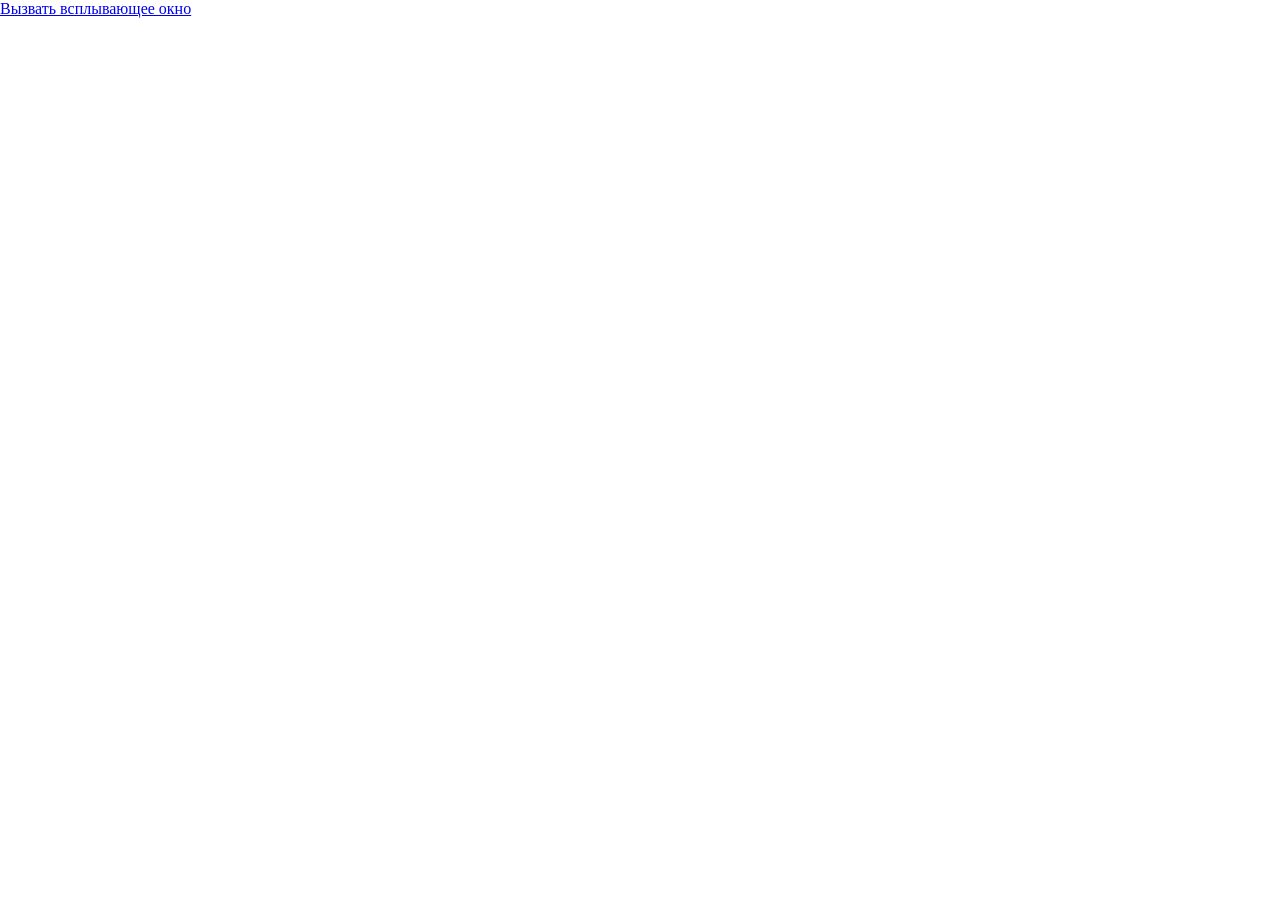
<file: angular-final-task/project-templates/Cookbook creation/index.html>
<!DOCTYPE html>
<html lang="en">
<head>
  <meta charset="UTF-8">
  <meta http-equiv="X-UA-Compatible" content="IE=edge">
  <meta name="viewport" content="width=device-width, initial-scale=1.0">
  <title>Cookbook Create</title>
  <link rel="shortcut icon" href="assets/icon.jpg" type="image/x-icon">
  <link rel="preconnect" href="https://fonts.googleapis.com">
  <link rel="preconnect" href="https://fonts.gstatic.com" crossorigin>
  <link href="https://fonts.googleapis.com/css2?family=Nunito:ital,wght@0,200;0,300;0,400;0,600;0,700;0,800;0,900;1,200;1,300;1,400;1,600;1,700;1,800;1,900&display=swap" rel="stylesheet">
  <link rel="preconnect" href="https://fonts.googleapis.com">
  <link rel="preconnect" href="https://fonts.gstatic.com" crossorigin>
  <link href="https://fonts.googleapis.com/css2?family=Montserrat:ital,wght@0,100;0,200;0,300;0,400;0,500;0,600;0,700;0,800;0,900;1,100;1,200;1,300;1,400;1,500;1,600;1,700;1,800;1,900&display=swap" rel="stylesheet">
  <link rel="stylesheet" href="style.css">
</head>
<body>
  <a href="#cookbookDetails">Вызвать всплывающее окно</a>
  <div class="cookbook-creation__wrapper" id="cookbookDetails">
    <div class="cookbook-creation">
      <div class="cookbook-creation__close">
        <svg xmlns="http://www.w3.org/2000/svg" width="36" height="36" viewBox="0 0 36 36" fill="none">
          <path d="M34.6154 31.8456C35.3801 32.6103 35.3801 33.8501 34.6154 34.6148C33.8507 35.3796 32.6108 35.3796 31.8461 34.6149L18 20.7687L4.15383 34.6149C3.38913 35.3796 2.14931 35.3796 1.3846 34.6148C0.6199 33.8501 0.6199 32.6103 1.3846 31.8456L15.2308 17.9995L1.38456 4.15331C0.619859 3.3886 0.61986 2.14878 1.38456 1.38407C2.14926 0.619373 3.38909 0.619369 4.15379 1.38407L18 15.2303L31.8462 1.38407C32.6109 0.619372 33.8507 0.619376 34.6154 1.38408C35.3801 2.14878 35.3801 3.38861 34.6154 4.15331L20.7692 17.9995L34.6154 31.8456Z" fill="#DADADA"/>
        </svg>
      </div>
      <div class="cookbook-creation__creation-details">
        <div class="creation-details"> <!-- form -->
          <p class="creation-details__label">Create New Cookbook</p>
          <div class="creation-details__title">
            <label for="title">Cookbook Title<span>*</span></label>
            <input type="text" id="title">
          </div>
          <button class="creation-details__image">Upload Cookbook Image</button>
          <div class="creation-details__description">
            <label for="description">Description</label>
            <textarea type="text" id="description"></textarea>
          </div>
          <div class="creation-details__recepies-in-book">
            <label for="recepies">Recepies</label>
            <input type="text" id="recepies">
          </div>
          <div class="creation-details__recepies-in-book-cards">
            <div class="recepies-in-book-cards__recepies-card">
              <div class="recepies-card__image">
                <img src="assets/casey-lee-awj7sRviVXo-unsplash 12.jpg" alt="">
              </div>
              <div class="recepies-card__recepies-card-main">
                <div class="recepies-card-main__title">
                  <p>Fresh meat with potato and cheeze</p>
                  <span>John Doe</span>
                </div>
                <div class="recepies-card-main__info">
                  <span>Lorem ipsum dolor sit amet, consectetur adipiscing elit. Leo non ac eros, velit dapibus consequat vestibulum sapien pharetra. Bibendum vel sollicitudin at purus egestas tincidunt. Vulputate ac, ullamcorper etiam interdum vitae semper.</span>
                </div>
                <div class="recepies-card-main__recepies-card-main-reactions">
                  <div>
                    <div class="recepies-card-main-reactions__views">
                      <svg xmlns="http://www.w3.org/2000/svg" width="16" height="11" viewBox="0 0 16 11" fill="none">
                        <path fill-rule="evenodd" clip-rule="evenodd" d="M4.2032 10.1859C5.38936 10.7369 6.6879 11.015 8 10.999C11.4994 11.0534 14.661 8.95625 15.916 5.74806L16 5.49981L15.92 5.25156C15.5332 4.27221 14.9594 3.37443 14.2296 2.60647C13.5419 1.86266 12.7163 1.25425 11.7968 0.813744C10.6106 0.262746 9.31209 -0.0153351 8 0.000654691C6.6879 -0.0153627 5.38937 0.26272 4.2032 0.813744C3.28403 1.25435 2.45867 1.86276 1.7712 2.60647C1.04499 3.37656 0.472652 4.27384 0.084 5.25156L0 5.49981L0.08 5.74806C0.468374 6.72664 1.04195 7.62415 1.7704 8.39315C2.45812 9.13693 3.28375 9.74533 4.2032 10.1859ZM7.99999 7.85656C6.84585 7.86407 5.84748 7.0689 5.61676 5.95839C5.38604 4.84789 5.9874 3.73222 7.05229 3.29514C8.11719 2.85807 9.34818 3.22167 9.99082 4.1631C10.6335 5.10453 10.5083 6.36086 9.69199 7.1621C9.24504 7.60616 8.63579 7.85622 7.99999 7.85656Z" fill="#DADADA"/>
                      </svg>
                      <span>12000 views</span>
                    </div>
                    <div class="recepies-card-main-reactions__likes">
                      <svg xmlns="http://www.w3.org/2000/svg" width="17" height="15" viewBox="0 0 17 15" fill="none">
                        <path d="M8.5 14.9933C7.95175 14.5169 7.3321 14.0213 6.67675 13.4941H6.66825C4.36051 11.645 1.74507 9.55276 0.589918 7.0457C0.210409 6.24754 0.00928776 5.37915 9.69506e-06 4.49866C-0.00252482 3.29051 0.491974 2.13234 1.37175 1.28592C2.25153 0.439505 3.44233 -0.0237223 4.67501 0.000936424C5.67854 0.00248964 6.66046 0.286693 7.5038 0.819688C7.87437 1.05538 8.20966 1.34047 8.5 1.66676C8.79196 1.34175 9.12734 1.05682 9.49705 0.819688C10.34 0.286587 11.3217 0.00236782 12.325 0.000936424C13.5577 -0.0237223 14.7485 0.439505 15.6282 1.28592C16.508 2.13234 17.0025 3.29051 17 4.49866C16.9913 5.38056 16.7902 6.25043 16.4101 7.04986C15.2549 9.55693 12.6403 11.6484 10.3326 13.4941L10.3241 13.5008C9.6679 14.0247 9.0491 14.5202 8.50085 15L8.5 14.9933Z" fill="#DADADA"/>
                      </svg>
                      <span>499 likes</span>
                    </div>
                    <div class="recepies-card-main-reactions__comments">
                      <svg xmlns="http://www.w3.org/2000/svg" width="15" height="15" viewBox="0 0 15 15" fill="none">
                        <path d="M0 15V1.66667C0 0.746192 0.746192 0 1.66667 0H13.3333C14.2538 0 15 0.746192 15 1.66667V10C15 10.9205 14.2538 11.6667 13.3333 11.6667H5C4.63928 11.666 4.28818 11.783 4 12L0 15Z" fill="#DADADA"/>
                      </svg>
                      <span>12 comments</span>
                    </div>
                  </div>
                  <div class="recepies-card-main-reactions__save">
                    <svg xmlns="http://www.w3.org/2000/svg" width="20" height="4" viewBox="0 0 20 4" fill="none">
                      <circle cx="2" cy="2" r="2" fill="#DADADA"/>
                      <circle cx="10" cy="2" r="2" fill="#DADADA"/>
                      <circle cx="18" cy="2" r="2" fill="#DADADA"/>
                    </svg>
                  </div>
                </div>
              </div>
            </div>
            <div class="recepies-in-book-cards__recepies-card">
              <div class="recepies-card__image">
                <img src="assets/casey-lee-awj7sRviVXo-unsplash 1.jpg" alt="">
              </div>
              <div class="recepies-card__recepies-card-main">
                <div class="recepies-card-main__title">
                  <p>Fresh meat with potato and cheeze</p>
                  <span>John Doe</span>
                </div>
                <div class="recepies-card-main__info">
                  <span>Lorem ipsum dolor sit amet, consectetur adipiscing elit. Leo non ac eros, velit dapibus consequat vestibulum sapien pharetra. Bibendum vel sollicitudin at purus egestas tincidunt. Vulputate ac, ullamcorper etiam interdum vitae semper.</span>
                </div>
                <div class="recepies-card-main__recepies-card-main-reactions">
                  <div>
                    <div class="recepies-card-main-reactions__views">
                      <svg xmlns="http://www.w3.org/2000/svg" width="16" height="11" viewBox="0 0 16 11" fill="none">
                        <path fill-rule="evenodd" clip-rule="evenodd" d="M4.2032 10.1859C5.38936 10.7369 6.6879 11.015 8 10.999C11.4994 11.0534 14.661 8.95625 15.916 5.74806L16 5.49981L15.92 5.25156C15.5332 4.27221 14.9594 3.37443 14.2296 2.60647C13.5419 1.86266 12.7163 1.25425 11.7968 0.813744C10.6106 0.262746 9.31209 -0.0153351 8 0.000654691C6.6879 -0.0153627 5.38937 0.26272 4.2032 0.813744C3.28403 1.25435 2.45867 1.86276 1.7712 2.60647C1.04499 3.37656 0.472652 4.27384 0.084 5.25156L0 5.49981L0.08 5.74806C0.468374 6.72664 1.04195 7.62415 1.7704 8.39315C2.45812 9.13693 3.28375 9.74533 4.2032 10.1859ZM7.99999 7.85656C6.84585 7.86407 5.84748 7.0689 5.61676 5.95839C5.38604 4.84789 5.9874 3.73222 7.05229 3.29514C8.11719 2.85807 9.34818 3.22167 9.99082 4.1631C10.6335 5.10453 10.5083 6.36086 9.69199 7.1621C9.24504 7.60616 8.63579 7.85622 7.99999 7.85656Z" fill="#DADADA"/>
                      </svg>
                      <span>12000 views</span>
                    </div>
                    <div class="recepies-card-main-reactions__likes">
                      <svg xmlns="http://www.w3.org/2000/svg" width="17" height="15" viewBox="0 0 17 15" fill="none">
                        <path d="M8.5 14.9933C7.95175 14.5169 7.3321 14.0213 6.67675 13.4941H6.66825C4.36051 11.645 1.74507 9.55276 0.589918 7.0457C0.210409 6.24754 0.00928776 5.37915 9.69506e-06 4.49866C-0.00252482 3.29051 0.491974 2.13234 1.37175 1.28592C2.25153 0.439505 3.44233 -0.0237223 4.67501 0.000936424C5.67854 0.00248964 6.66046 0.286693 7.5038 0.819688C7.87437 1.05538 8.20966 1.34047 8.5 1.66676C8.79196 1.34175 9.12734 1.05682 9.49705 0.819688C10.34 0.286587 11.3217 0.00236782 12.325 0.000936424C13.5577 -0.0237223 14.7485 0.439505 15.6282 1.28592C16.508 2.13234 17.0025 3.29051 17 4.49866C16.9913 5.38056 16.7902 6.25043 16.4101 7.04986C15.2549 9.55693 12.6403 11.6484 10.3326 13.4941L10.3241 13.5008C9.6679 14.0247 9.0491 14.5202 8.50085 15L8.5 14.9933Z" fill="#DADADA"/>
                      </svg>
                      <span>499 likes</span>
                    </div>
                    <div class="recepies-card-main-reactions__comments">
                      <svg xmlns="http://www.w3.org/2000/svg" width="15" height="15" viewBox="0 0 15 15" fill="none">
                        <path d="M0 15V1.66667C0 0.746192 0.746192 0 1.66667 0H13.3333C14.2538 0 15 0.746192 15 1.66667V10C15 10.9205 14.2538 11.6667 13.3333 11.6667H5C4.63928 11.666 4.28818 11.783 4 12L0 15Z" fill="#DADADA"/>
                      </svg>
                      <span>12 comments</span>
                    </div>
                  </div>
                  <div class="recepies-card-main-reactions__save">
                    <svg xmlns="http://www.w3.org/2000/svg" width="20" height="4" viewBox="0 0 20 4" fill="none">
                      <circle cx="2" cy="2" r="2" fill="#DADADA"/>
                      <circle cx="10" cy="2" r="2" fill="#DADADA"/>
                      <circle cx="18" cy="2" r="2" fill="#DADADA"/>
                    </svg>
                  </div>
                </div>
              </div>
            </div>
          </div>
          <button class="creation-details__cancel">Cancel</button>
          <button class="creation-details__confirm">Confirm</button>
        </div>
      </div>
    </div>
  </div>
</body>
</html>
</file>
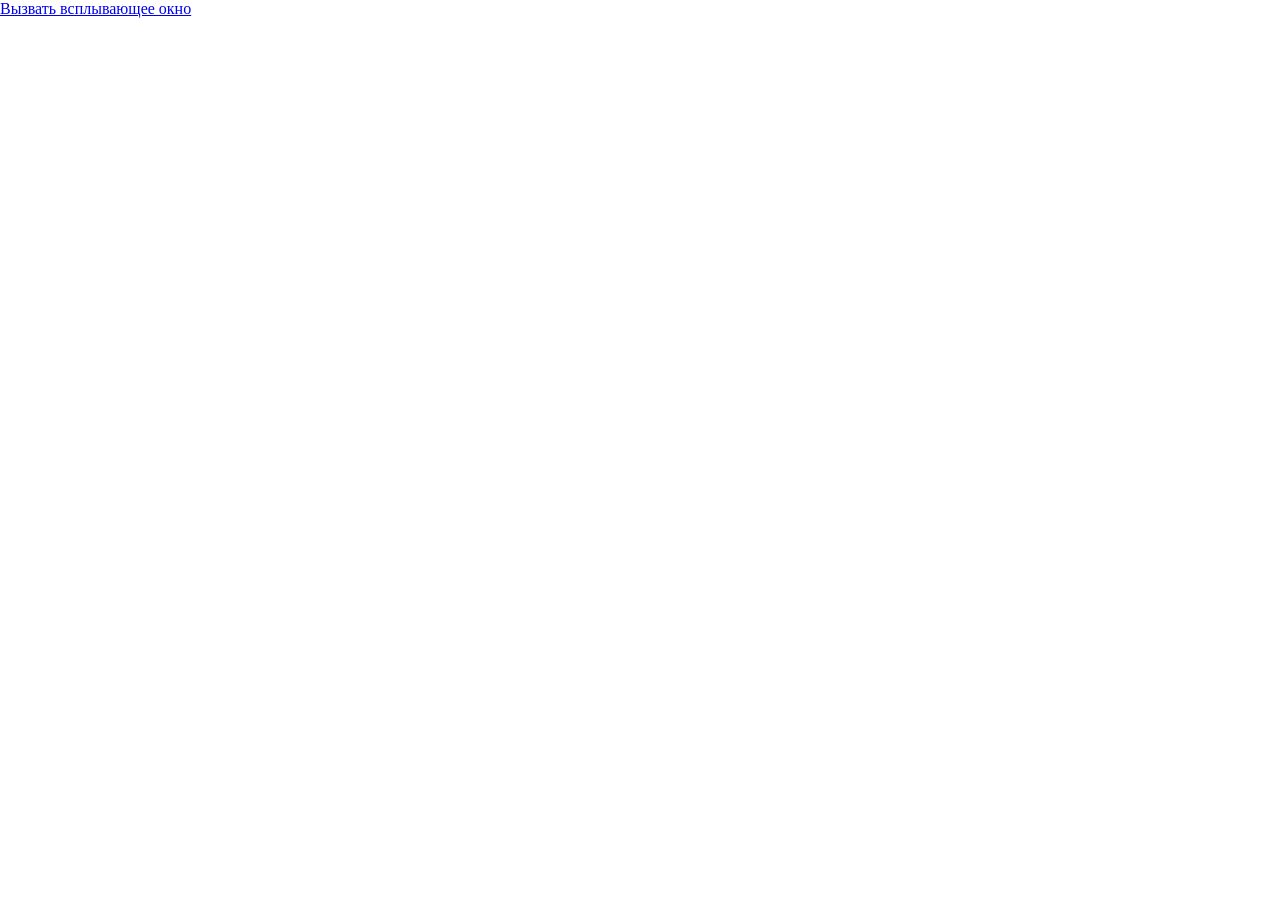
<file: angular-final-task/project-templates/Cookbook Detailed Info/index.html>
<!DOCTYPE html>
<html lang="en">
<head>
  <meta charset="UTF-8">
  <meta http-equiv="X-UA-Compatible" content="IE=edge">
  <meta name="viewport" content="width=device-width, initial-scale=1.0">
  <title>Home page</title>
  <link rel="shortcut icon" href="assets/icon.jpg" type="image/x-icon">
  <link rel="preconnect" href="https://fonts.googleapis.com">
  <link rel="preconnect" href="https://fonts.gstatic.com" crossorigin>
  <link href="https://fonts.googleapis.com/css2?family=Nunito:ital,wght@0,200;0,300;0,400;0,600;0,700;0,800;0,900;1,200;1,300;1,400;1,600;1,700;1,800;1,900&display=swap" rel="stylesheet">
  <link rel="preconnect" href="https://fonts.googleapis.com">
  <link rel="preconnect" href="https://fonts.gstatic.com" crossorigin>
  <link href="https://fonts.googleapis.com/css2?family=Montserrat:ital,wght@0,100;0,200;0,300;0,400;0,500;0,600;0,700;0,800;0,900;1,100;1,200;1,300;1,400;1,500;1,600;1,700;1,800;1,900&display=swap" rel="stylesheet">
  <link rel="stylesheet" href="style.css">
</head>
<body>
  <a href="#cookbookDetails">Вызвать всплывающее окно</a>
  <div class="cookbook-detailed-info__wrapper" id="cookbookDetails">
    <div class="cookbook-detailed-info">
      <div class="close-info">
        <svg xmlns="http://www.w3.org/2000/svg" width="36" height="36" viewBox="0 0 36 36" fill="none">
          <path d="M34.6154 31.8456C35.3801 32.6103 35.3801 33.8501 34.6154 34.6148C33.8507 35.3796 32.6108 35.3796 31.8461 34.6149L18 20.7687L4.15383 34.6149C3.38913 35.3796 2.14931 35.3796 1.3846 34.6148C0.6199 33.8501 0.6199 32.6103 1.3846 31.8456L15.2308 17.9995L1.38456 4.15331C0.619859 3.3886 0.61986 2.14878 1.38456 1.38407C2.14926 0.619373 3.38909 0.619369 4.15379 1.38407L18 15.2303L31.8462 1.38407C32.6109 0.619372 33.8507 0.619376 34.6154 1.38408C35.3801 2.14878 35.3801 3.38861 34.6154 4.15331L20.7692 17.9995L34.6154 31.8456Z" fill="#DADADA"/>
        </svg>
      </div>
      <div class="info-main">
        <div class="info-main__label">
          <p>Delicious fruits and pancakes</p>
          <button>Clone To My CookBook</button>
        </div>
        <div class="info-main__author">
          <p>Sir John Reed</p>
        </div>
        <div class="info-main__cookbook-description">
          <div class="cookbook-description__cookbook-photo">
            <img src="assets/monika-grabkowska-P1aohbiT-EY-unsplash 1.png" alt="">
          </div>
          <div class="cookbook-description__cookbook-info">
            <p>Description</p>
            <span>Lorem ipsum dolor sit amet, consectetur adipiscing elit. Bibendum tempus viverra augue ac elit. Interdum libero at tristique fames faucibus. Massa a, consectetur et viverra vulputate urna enim felis metus. Consequat morbi cras elit mauris phasellus at fames eget. Nunc, at vitae integer morbi nibh dignissim non tempus pellentesque. Erat platea augue sed amet, tempor, sed sollicitudin. Viverra tincidunt eu nulla pulvinar eget dolor. Dui, lacus sed ut id egestas elit, mi. Pretium elementum commodo amet cursus massa dictum. Ac, pharetra nisi, morbi maecenas facilisi.</span>
          </div>
        </div>
        <div class="info-main__reactions-details">
          <div class="reactions-details__likes">
            <svg xmlns="http://www.w3.org/2000/svg" width="17" height="15" viewBox="0 0 17 15" fill="none">
              <path d="M8.5 14.9933C7.95175 14.5169 7.3321 14.0213 6.67675 13.4941H6.66825C4.36051 11.645 1.74507 9.55276 0.589918 7.0457C0.210409 6.24754 0.00928776 5.37915 9.69506e-06 4.49866C-0.00252482 3.29051 0.491974 2.13234 1.37175 1.28592C2.25153 0.439505 3.44233 -0.0237223 4.67501 0.000936424C5.67854 0.00248964 6.66046 0.286693 7.5038 0.819688C7.87437 1.05538 8.20966 1.34047 8.5 1.66676C8.79196 1.34175 9.12734 1.05682 9.49705 0.819688C10.34 0.286587 11.3217 0.00236782 12.325 0.000936424C13.5577 -0.0237223 14.7485 0.439505 15.6282 1.28592C16.508 2.13234 17.0025 3.29051 17 4.49866C16.9913 5.38056 16.7902 6.25043 16.4101 7.04986C15.2549 9.55693 12.6403 11.6484 10.3326 13.4941L10.3241 13.5008C9.6679 14.0247 9.0491 14.5202 8.50085 15L8.5 14.9933Z" fill="#DADADA"/>
            </svg>
            <span>499 likes</span>
          </div>
          <div class="reactions-details__comments">
            <svg xmlns="http://www.w3.org/2000/svg" width="15" height="15" viewBox="0 0 15 15" fill="none">
              <path d="M0 15V1.66667C0 0.746192 0.746192 0 1.66667 0H13.3333C14.2538 0 15 0.746192 15 1.66667V10C15 10.9205 14.2538 11.6667 13.3333 11.6667H5C4.63928 11.666 4.28818 11.783 4 12L0 15Z" fill="#DADADA"/>
            </svg>
            <span>12 comments</span>
          </div>
        </div>
        <div class="info-main__recepies-in-book">
          <p>Recepies</p>
          <div class="recepies-in-book__recepies-in-book-cards">
            <div class="recepies-in-book-cards__recepies-card">
              <div class="recepies-card__image">
                <img src="assets/casey-lee-awj7sRviVXo-unsplash 1.jpg" alt="">
              </div>
              <div class="recepies-card__recepies-card-main">
                <div class="recepies-card-main__title">
                  <p>Fresh meat with potato and cheeze</p>
                  <span>John Doe</span>
                </div>
                <div class="recepies-card-main__info">
                  <span>Lorem ipsum dolor sit amet, consectetur adipiscing elit. Leo non ac eros, velit dapibus consequat vestibulum sapien pharetra. Bibendum vel sollicitudin at purus egestas tincidunt. Vulputate ac, ullamcorper etiam interdum vitae semper.</span>
                </div>
                <div class="recepies-card-main__recepies-card-main-reactions">
                  <div>
                    <div class="recepies-card-main-reactions__views">
                      <svg xmlns="http://www.w3.org/2000/svg" width="16" height="11" viewBox="0 0 16 11" fill="none">
                        <path fill-rule="evenodd" clip-rule="evenodd" d="M4.2032 10.1859C5.38936 10.7369 6.6879 11.015 8 10.999C11.4994 11.0534 14.661 8.95625 15.916 5.74806L16 5.49981L15.92 5.25156C15.5332 4.27221 14.9594 3.37443 14.2296 2.60647C13.5419 1.86266 12.7163 1.25425 11.7968 0.813744C10.6106 0.262746 9.31209 -0.0153351 8 0.000654691C6.6879 -0.0153627 5.38937 0.26272 4.2032 0.813744C3.28403 1.25435 2.45867 1.86276 1.7712 2.60647C1.04499 3.37656 0.472652 4.27384 0.084 5.25156L0 5.49981L0.08 5.74806C0.468374 6.72664 1.04195 7.62415 1.7704 8.39315C2.45812 9.13693 3.28375 9.74533 4.2032 10.1859ZM7.99999 7.85656C6.84585 7.86407 5.84748 7.0689 5.61676 5.95839C5.38604 4.84789 5.9874 3.73222 7.05229 3.29514C8.11719 2.85807 9.34818 3.22167 9.99082 4.1631C10.6335 5.10453 10.5083 6.36086 9.69199 7.1621C9.24504 7.60616 8.63579 7.85622 7.99999 7.85656Z" fill="#DADADA"/>
                      </svg>
                      <span>12000 views</span>
                    </div>
                    <div class="recepies-card-main-reactions__likes">
                      <svg xmlns="http://www.w3.org/2000/svg" width="17" height="15" viewBox="0 0 17 15" fill="none">
                        <path d="M8.5 14.9933C7.95175 14.5169 7.3321 14.0213 6.67675 13.4941H6.66825C4.36051 11.645 1.74507 9.55276 0.589918 7.0457C0.210409 6.24754 0.00928776 5.37915 9.69506e-06 4.49866C-0.00252482 3.29051 0.491974 2.13234 1.37175 1.28592C2.25153 0.439505 3.44233 -0.0237223 4.67501 0.000936424C5.67854 0.00248964 6.66046 0.286693 7.5038 0.819688C7.87437 1.05538 8.20966 1.34047 8.5 1.66676C8.79196 1.34175 9.12734 1.05682 9.49705 0.819688C10.34 0.286587 11.3217 0.00236782 12.325 0.000936424C13.5577 -0.0237223 14.7485 0.439505 15.6282 1.28592C16.508 2.13234 17.0025 3.29051 17 4.49866C16.9913 5.38056 16.7902 6.25043 16.4101 7.04986C15.2549 9.55693 12.6403 11.6484 10.3326 13.4941L10.3241 13.5008C9.6679 14.0247 9.0491 14.5202 8.50085 15L8.5 14.9933Z" fill="#DADADA"/>
                      </svg>
                      <span>499 likes</span>
                    </div>
                    <div class="recepies-card-main-reactions__comments">
                      <svg xmlns="http://www.w3.org/2000/svg" width="15" height="15" viewBox="0 0 15 15" fill="none">
                        <path d="M0 15V1.66667C0 0.746192 0.746192 0 1.66667 0H13.3333C14.2538 0 15 0.746192 15 1.66667V10C15 10.9205 14.2538 11.6667 13.3333 11.6667H5C4.63928 11.666 4.28818 11.783 4 12L0 15Z" fill="#DADADA"/>
                      </svg>
                      <span>12 comments</span>
                    </div>
                  </div>
                  <div class="recepies-card-main-reactions__save">
                    <button>Save</button>
                  </div>
                </div>
              </div>
            </div>
            <div class="recepies-in-book-cards__recepies-card">
              <div class="recepies-card__image">
                <img src="assets/casey-lee-awj7sRviVXo-unsplash 2.jpg" alt="">
              </div>
              <div class="recepies-card__recepies-card-main">
                <div class="recepies-card-main__title">
                  <p>Fresh meat with potato and cheeze</p>
                  <span>John Doe</span>
                </div>
                <div class="recepies-card-main__info">
                  <span>Lorem ipsum dolor sit amet, consectetur adipiscing elit. Leo non ac eros, velit dapibus consequat vestibulum sapien pharetra. Bibendum vel sollicitudin at purus egestas tincidunt. Vulputate ac, ullamcorper etiam interdum vitae semper.</span>
                </div>
                <div class="recepies-card-main__recepies-card-main-reactions">
                  <div>
                    <div class="recepies-card-main-reactions__views">
                      <svg xmlns="http://www.w3.org/2000/svg" width="16" height="11" viewBox="0 0 16 11" fill="none">
                        <path fill-rule="evenodd" clip-rule="evenodd" d="M4.2032 10.1859C5.38936 10.7369 6.6879 11.015 8 10.999C11.4994 11.0534 14.661 8.95625 15.916 5.74806L16 5.49981L15.92 5.25156C15.5332 4.27221 14.9594 3.37443 14.2296 2.60647C13.5419 1.86266 12.7163 1.25425 11.7968 0.813744C10.6106 0.262746 9.31209 -0.0153351 8 0.000654691C6.6879 -0.0153627 5.38937 0.26272 4.2032 0.813744C3.28403 1.25435 2.45867 1.86276 1.7712 2.60647C1.04499 3.37656 0.472652 4.27384 0.084 5.25156L0 5.49981L0.08 5.74806C0.468374 6.72664 1.04195 7.62415 1.7704 8.39315C2.45812 9.13693 3.28375 9.74533 4.2032 10.1859ZM7.99999 7.85656C6.84585 7.86407 5.84748 7.0689 5.61676 5.95839C5.38604 4.84789 5.9874 3.73222 7.05229 3.29514C8.11719 2.85807 9.34818 3.22167 9.99082 4.1631C10.6335 5.10453 10.5083 6.36086 9.69199 7.1621C9.24504 7.60616 8.63579 7.85622 7.99999 7.85656Z" fill="#DADADA"/>
                      </svg>
                      <span>12000 views</span>
                    </div>
                    <div class="recepies-card-main-reactions__likes">
                      <svg xmlns="http://www.w3.org/2000/svg" width="17" height="15" viewBox="0 0 17 15" fill="none">
                        <path d="M8.5 14.9933C7.95175 14.5169 7.3321 14.0213 6.67675 13.4941H6.66825C4.36051 11.645 1.74507 9.55276 0.589918 7.0457C0.210409 6.24754 0.00928776 5.37915 9.69506e-06 4.49866C-0.00252482 3.29051 0.491974 2.13234 1.37175 1.28592C2.25153 0.439505 3.44233 -0.0237223 4.67501 0.000936424C5.67854 0.00248964 6.66046 0.286693 7.5038 0.819688C7.87437 1.05538 8.20966 1.34047 8.5 1.66676C8.79196 1.34175 9.12734 1.05682 9.49705 0.819688C10.34 0.286587 11.3217 0.00236782 12.325 0.000936424C13.5577 -0.0237223 14.7485 0.439505 15.6282 1.28592C16.508 2.13234 17.0025 3.29051 17 4.49866C16.9913 5.38056 16.7902 6.25043 16.4101 7.04986C15.2549 9.55693 12.6403 11.6484 10.3326 13.4941L10.3241 13.5008C9.6679 14.0247 9.0491 14.5202 8.50085 15L8.5 14.9933Z" fill="#DADADA"/>
                      </svg>
                      <span>499 likes</span>
                    </div>
                    <div class="recepies-card-main-reactions__comments">
                      <svg xmlns="http://www.w3.org/2000/svg" width="15" height="15" viewBox="0 0 15 15" fill="none">
                        <path d="M0 15V1.66667C0 0.746192 0.746192 0 1.66667 0H13.3333C14.2538 0 15 0.746192 15 1.66667V10C15 10.9205 14.2538 11.6667 13.3333 11.6667H5C4.63928 11.666 4.28818 11.783 4 12L0 15Z" fill="#DADADA"/>
                      </svg>
                      <span>12 comments</span>
                    </div>
                  </div>
                  <div class="recepies-card-main-reactions__save">
                    <button>Save</button>
                  </div>
                </div>
              </div>
            </div>
          </div>
        </div>
        <div class="info-main__comments">
          <p>Comments (12)</p>
          <div class="comments__send-comment">
            <input type="text" placeholder="Express yoursef..">
            <button>
              <svg xmlns="http://www.w3.org/2000/svg" width="24" height="24" viewBox="0 0 24 24" fill="none">
                <path d="M19.2686 4.05919C19.4353 3.96806 19.6366 3.98337 19.79 4.09676C19.9433 4.21084 20.022 4.40423 19.9946 4.59902L18.1613 17.4685C18.1393 17.6209 18.0533 17.7565 17.9267 17.8372C17.8473 17.8873 17.7573 17.913 17.6667 17.913C17.612 17.913 17.5573 17.9033 17.5053 17.8852L10.5167 15.3927L17.3887 6.75344L8.50801 14.6769L4.33803 13.1896C4.14936 13.1221 4.0167 12.944 4.00136 12.7353C3.9867 12.5273 4.09136 12.3298 4.2687 12.2331L19.2686 4.05919Z" fill="white"/>
                <path d="M9.83325 19.4784V16.252L12.5446 17.2189L10.7359 19.7872C10.6399 19.9236 10.4892 20.0001 10.3333 20.0001C10.2813 20.0001 10.2286 19.9918 10.1773 19.9744C9.97192 19.9034 9.83325 19.7038 9.83325 19.4784Z" fill="white"/>
              </svg>
            </button>
          </div>
          <div class="comments__last-comments">
            <div class="last-comments__comment">
              <img src="assets/Rectangle 256.jpg" width="68px" height="68px" alt="">
              <div class="comment__main-text">
                <div>
                  <span>Vasya Ked</span>
                  <span>5 minutes ago</span>
                </div>
                <p>Lorem ipsum dolor sit amet, consectetur adipiscing elit. Viverra blandit donec pellentesque ut non mauris lobortis. Iaculis leo, purus scelerisque id lacus et malesuada ipsum, quis. Eget fusce venenatis eu ut leo est erat.</p>
              </div>
            </div>
            <div class="last-comments__comment">
              <img src="assets/Rectangle 257.jpg" width="68px" height="68px" alt="">
              <div class="comment__main-text">
                <div>
                  <span>Vasya Ked</span>
                  <span>5 minutes ago</span>
                </div>
                <p>Lorem ipsum dolor sit amet, consectetur adipiscing elit. Viverra blandit donec pellentesque ut non mauris lobortis. Iaculis leo, purus scelerisque id lacus et malesuada ipsum, quis. Eget fusce venenatis eu ut leo est erat.</p>
              </div>
            </div>
            <div class="last-comments__comment">
              <img src="assets/Rectangle 258.jpg" width="68px" height="68px" alt="">
              <div class="comment__main-text">
                <div>
                  <span>Vasya Ked</span>
                  <span>5 minutes ago</span>
                </div>
                <p>Lorem ipsum dolor sit amet, consectetur adipiscing elit. Viverra blandit donec pellentesque ut non mauris lobortis. Iaculis leo, purus scelerisque id lacus et malesuada ipsum, quis. Eget fusce venenatis eu ut leo est erat.</p>
              </div>
            </div>

            <div class="last-comments__comment">
              <img src="assets/Rectangle 259.jpg" width="68px" height="68px" alt="">
              <div class="comment__main-text">
                <div>
                  <span>Vasya Ked</span>
                  <span>5 minutes ago</span>
                </div>
                <p>Lorem ipsum dolor sit amet, consectetur adipiscing elit. Viverra blandit donec pellentesque ut non mauris lobortis. Iaculis leo, purus scelerisque id lacus et malesuada ipsum, quis. Eget fusce venenatis eu ut leo est erat.</p>
              </div>
            </div>
          </div>
        </div>
      </div>
    </div>
  </div>
</body>
</html>
</file>
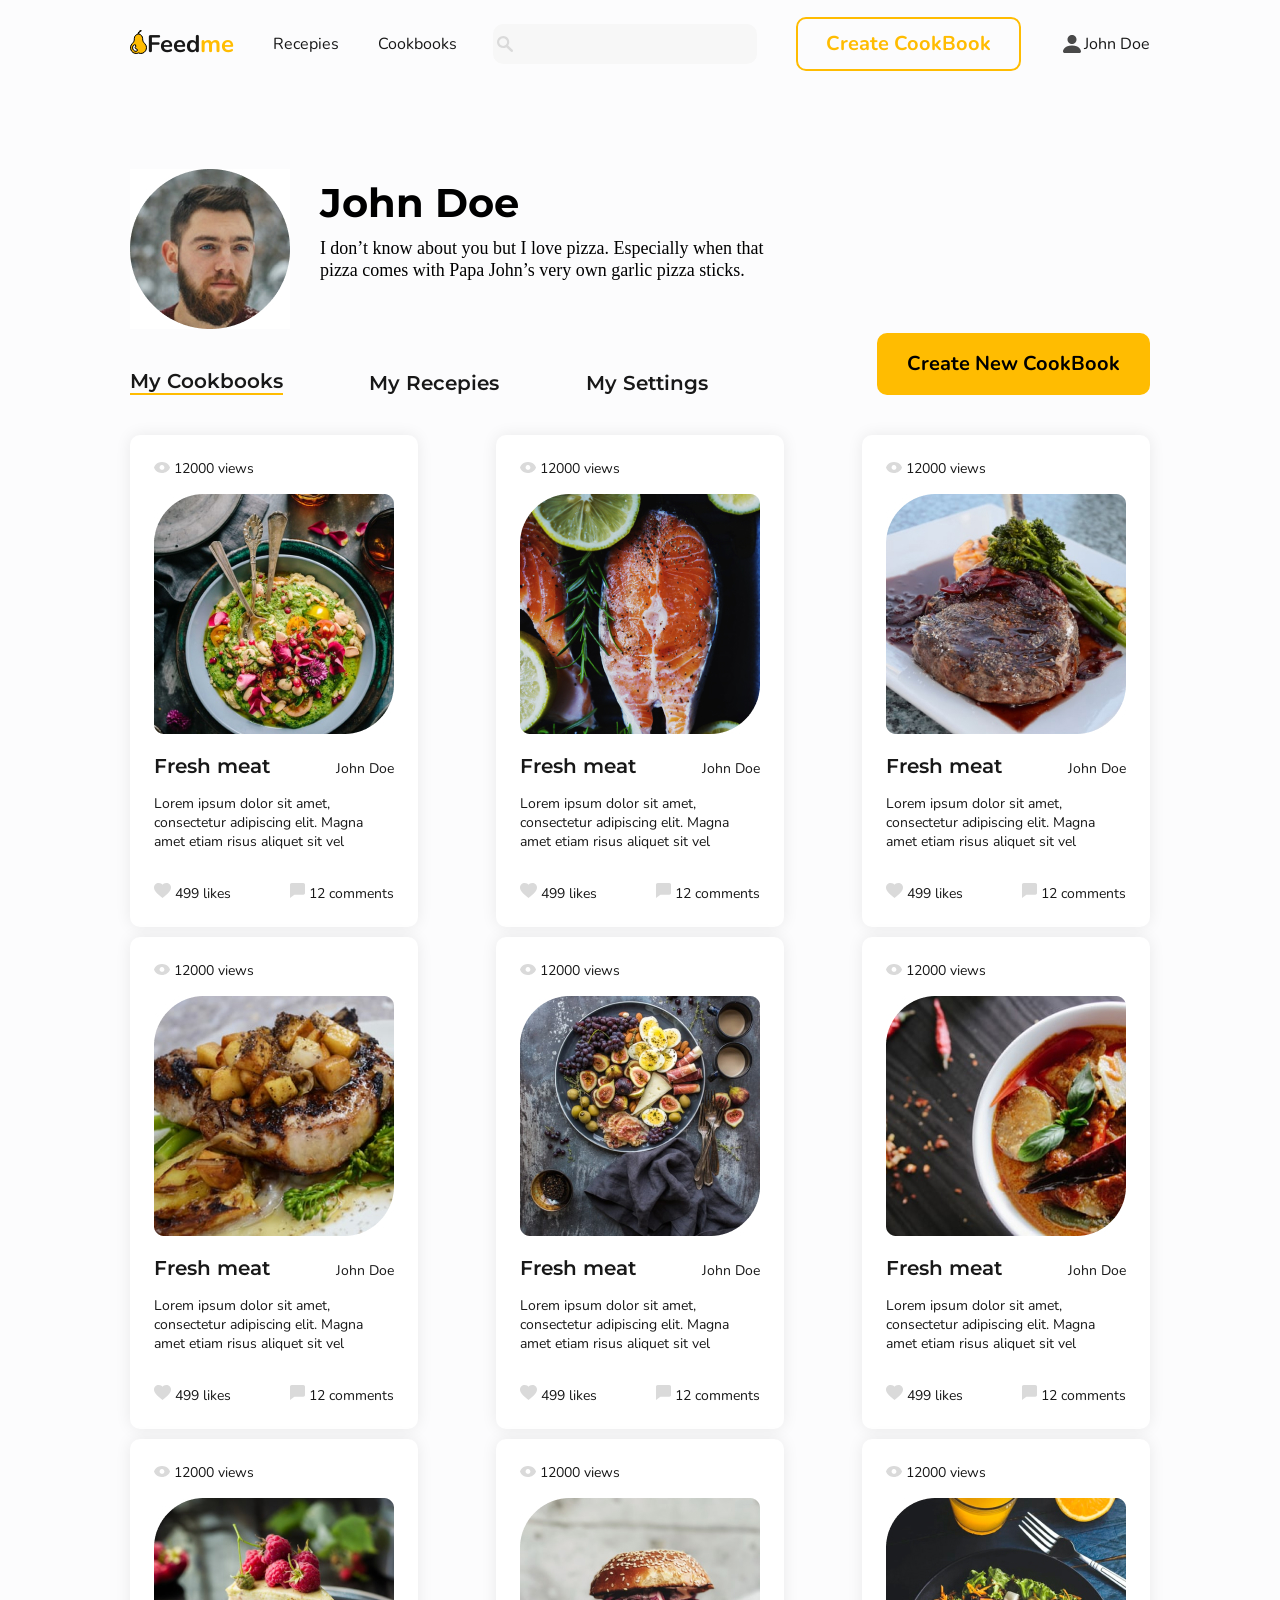
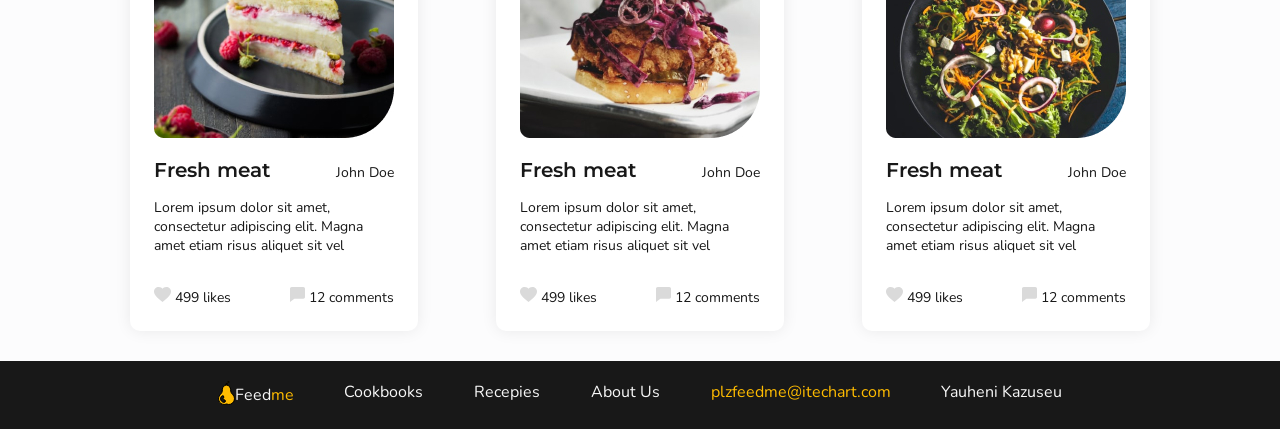
<file: angular-final-task/project-templates/Cookbook Profile/index.html>
<!DOCTYPE html>
<html lang="en">
<head>
  <meta charset="UTF-8">
  <meta http-equiv="X-UA-Compatible" content="IE=edge">
  <meta name="viewport" content="width=device-width, initial-scale=1.0">
  <title>Home page</title>
  <link rel="shortcut icon" href="assets/icon.jpg" type="image/x-icon">
  <link rel="preconnect" href="https://fonts.googleapis.com">
  <link rel="preconnect" href="https://fonts.gstatic.com" crossorigin>
  <link href="https://fonts.googleapis.com/css2?family=Nunito:ital,wght@0,200;0,300;0,400;0,600;0,700;0,800;0,900;1,200;1,300;1,400;1,600;1,700;1,800;1,900&display=swap" rel="stylesheet">
  <link rel="preconnect" href="https://fonts.googleapis.com">
  <link rel="preconnect" href="https://fonts.gstatic.com" crossorigin>
  <link href="https://fonts.googleapis.com/css2?family=Montserrat:ital,wght@0,100;0,200;0,300;0,400;0,500;0,600;0,700;0,800;0,900;1,100;1,200;1,300;1,400;1,500;1,600;1,700;1,800;1,900&display=swap" rel="stylesheet">
  <link rel="stylesheet" href="style.css">
</head>
<body>
  <div class="wrapper">
    <div class="navigation">
      <div class="label">
        <div class="label__icon-wrapper">
          <svg width="17" height="24" viewBox="0 0 17 24" fill="none" xmlns="http://www.w3.org/2000/svg">
            <path d="M8.72142 3.70661L8.69458 4.15667L9.13949 4.22976C11.0826 4.54894 12.619 6.39487 12.619 8.58072V9.07412C12.619 10.718 13.3769 12.3139 14.7028 13.5772C19.2638 17.9241 14.3742 25.4125 8.68186 23.0403L8.48953 22.9601L8.29719 23.0403C7.60284 23.3296 6.88927 23.4733 6.17427 23.4733C1.09694 23.4733 -1.45394 17.1319 2.27625 13.5774C3.60216 12.3142 4.36003 10.7182 4.36003 9.07408V8.35806C4.36003 7.17612 4.85743 6.04367 5.72178 5.2522L5.72192 5.25208C6.29508 4.72684 7.00328 4.38348 7.75913 4.24522L8.15673 4.1725L8.16894 3.76849C8.1886 3.11786 8.39002 2.48666 8.76472 1.9382L8.76479 1.9381C9.28086 1.18229 10.0698 0.672612 10.9943 0.504868L10.9969 0.504368C11.1327 0.47897 11.2801 0.572079 11.3083 0.731147C11.3362 0.889467 11.2314 1.03207 11.0878 1.05818C10.3157 1.19834 9.64437 1.62343 9.2084 2.26196C8.90917 2.70009 8.75167 3.19942 8.72142 3.70661ZM5.50465 15.1811C5.02366 14.6633 4.21468 14.6377 3.70249 15.1267C1.33592 17.3822 2.98782 21.3515 6.17561 21.3515C6.88359 21.3515 7.4472 20.7725 7.4472 20.0707C7.4472 19.3688 6.88359 18.7898 6.17561 18.7898C5.25241 18.7898 4.7757 17.6307 5.45073 16.9869C5.95914 16.5022 5.98313 15.6948 5.50416 15.1806L5.1383 15.5214L5.50465 15.1811Z" fill="#FFBC01"/>
            <path d="M8.72142 3.70661L8.69458 4.15667L9.13949 4.22976C11.0826 4.54894 12.619 6.39487 12.619 8.58072V9.07412C12.619 10.718 13.3769 12.3139 14.7028 13.5772C19.2638 17.9241 14.3742 25.4125 8.68186 23.0403L8.48953 22.9601L8.29719 23.0403C7.60284 23.3296 6.88927 23.4733 6.17427 23.4733C1.09694 23.4733 -1.45394 17.1319 2.27625 13.5774C3.60216 12.3142 4.36003 10.7182 4.36003 9.07408V8.35806C4.36003 7.17612 4.85743 6.04367 5.72178 5.2522L5.72192 5.25208C6.29508 4.72684 7.00328 4.38348 7.75913 4.24522L8.15673 4.1725L8.16894 3.76849C8.1886 3.11786 8.39002 2.48666 8.76472 1.9382L8.76479 1.9381C9.28086 1.18229 10.0698 0.672612 10.9943 0.504868L10.9969 0.504368C11.1327 0.47897 11.2801 0.572079 11.3083 0.731147C11.3362 0.889467 11.2314 1.03207 11.0878 1.05818C10.3157 1.19834 9.64437 1.62343 9.2084 2.26196C8.90917 2.70009 8.75167 3.19942 8.72142 3.70661ZM5.50465 15.1811C5.02366 14.6633 4.21468 14.6377 3.70249 15.1267C1.33592 17.3822 2.98782 21.3515 6.17561 21.3515C6.88359 21.3515 7.4472 20.7725 7.4472 20.0707C7.4472 19.3688 6.88359 18.7898 6.17561 18.7898C5.25241 18.7898 4.7757 17.6307 5.45073 16.9869C5.95914 16.5022 5.98313 15.6948 5.50416 15.1806L5.1383 15.5214L5.50465 15.1811Z" stroke="black"/>
            <path d="M8.72142 3.70661L8.69458 4.15667L9.13949 4.22976C11.0826 4.54894 12.619 6.39487 12.619 8.58072V9.07412C12.619 10.718 13.3769 12.3139 14.7028 13.5772C19.2638 17.9241 14.3742 25.4125 8.68186 23.0403L8.48953 22.9601L8.29719 23.0403C7.60284 23.3296 6.88927 23.4733 6.17427 23.4733C1.09694 23.4733 -1.45394 17.1319 2.27625 13.5774C3.60216 12.3142 4.36003 10.7182 4.36003 9.07408V8.35806C4.36003 7.17612 4.85743 6.04367 5.72178 5.2522L5.72192 5.25208C6.29508 4.72684 7.00328 4.38348 7.75913 4.24522L8.15673 4.1725L8.16894 3.76849C8.1886 3.11786 8.39002 2.48666 8.76472 1.9382L8.76479 1.9381C9.28086 1.18229 10.0698 0.672612 10.9943 0.504868L10.9969 0.504368C11.1327 0.47897 11.2801 0.572079 11.3083 0.731147C11.3362 0.889467 11.2314 1.03207 11.0878 1.05818C10.3157 1.19834 9.64437 1.62343 9.2084 2.26196C8.90917 2.70009 8.75167 3.19942 8.72142 3.70661ZM5.50465 15.1811C5.02366 14.6633 4.21468 14.6377 3.70249 15.1267C1.33592 17.3822 2.98782 21.3515 6.17561 21.3515C6.88359 21.3515 7.4472 20.7725 7.4472 20.0707C7.4472 19.3688 6.88359 18.7898 6.17561 18.7898C5.25241 18.7898 4.7757 17.6307 5.45073 16.9869C5.95914 16.5022 5.98313 15.6948 5.50416 15.1806L5.1383 15.5214L5.50465 15.1811Z" stroke="black" stroke-opacity="0.2"/>
          </svg>            
        </div>
        <p class="label__text">Feed<span class="label__text-yellow">me</span></p>
      </div>
      <div class="recepies">
        <a href="#">Recepies</a>
      </div>
      <div class="cookbooks">
        <a href="#">Cookbooks</a>
      </div>
      <div class="search">
        <svg xmlns="http://www.w3.org/2000/svg" width="16" height="16" viewBox="0 0 16 16" fill="none">
          <path d="M11.1468 9.49438C13.1058 6.78229 12.4506 3.02684 9.68429 1.10668C6.91795 -0.813484 3.08739 -0.171594 1.12882 2.54095C-0.829756 5.25304 -0.175027 9.00803 2.59178 10.9282C4.56626 12.2987 7.17676 12.4042 9.25935 11.1984L13.7844 15.6082C14.273 16.1124 15.0859 16.1326 15.6003 15.6536C16.1146 15.175 16.1352 14.3781 15.6471 13.8738C15.6316 13.8578 15.6166 13.8431 15.6003 13.8279L11.1468 9.49438ZM6.13406 9.90548C3.94804 9.90594 2.17573 8.16976 2.17432 6.02661C2.17386 3.88346 3.94476 2.14591 6.13125 2.14499C8.31446 2.14407 10.0858 3.8775 10.09 6.01789C10.0938 8.1615 8.32382 9.90181 6.13686 9.90548C6.13593 9.90548 6.13546 9.90548 6.13406 9.90548Z" fill="#DADADA"/>
        </svg>
        <input type="search" name="" id="">
      </div>
      <div class="create-button">
        <button>Create CookBook</button>
      </div>
      <div class="user">
        <svg xmlns="http://www.w3.org/2000/svg" width="24" height="24" viewBox="0 0 24 24" fill="none">
          <path fill-rule="evenodd" clip-rule="evenodd" d="M19.5 21C19.5 21 21 21 21 19.5C21 18 19.5 13.5 12 13.5C4.5 13.5 3 18 3 19.5C3 21 4.5 21 4.5 21H19.5ZM16.5 7.5C16.5 8.69347 16.0259 9.83807 15.182 10.682C14.3381 11.5259 13.1935 12 12 12C10.8065 12 9.66193 11.5259 8.81802 10.682C7.97411 9.83807 7.5 8.69347 7.5 7.5C7.5 6.30653 7.97411 5.16193 8.81802 4.31802C9.66193 3.47411 10.8065 3 12 3C13.1935 3 14.3381 3.47411 15.182 4.31802C16.0259 5.16193 16.5 6.30653 16.5 7.5Z" fill="#494949"/>
        </svg>
        <a href="#">John Doe</a>
      </div>
    </div>
    <div class="user-main">
      <div class="user-main__photo">
        <img src="assets/Rectangle 199.jpg" alt="">
      </div>
      <div class="user-main__info">
        <h1>John Doe</h1>
        <p>I don’t know about you but I love pizza. Especially when that pizza comes with Papa John’s very own garlic pizza sticks.</p>
      </div>
    </div>
    <div class="cookbooks-show">
      <div class="cookbooks-show__navigation">
        <div class="navigation-right">
          <a href="" class="navigation__link-active">My Cookbooks</a>
          <a href="">My Recepies</a>
          <a href="">My Settings</a>
        </div>
        <button>Create New CookBook</button>
      </div>
      <div class="cookbooks-show__cookbooks-cards">
        <div class="cookbooks-cards__card">
          <div class="card__header">
            <div class="header__views">
              <svg xmlns="http://www.w3.org/2000/svg" width="16" height="11" viewBox="0 0 16 11" fill="none">
                <path fill-rule="evenodd" clip-rule="evenodd" d="M4.2032 10.1859C5.38936 10.7369 6.6879 11.015 8 10.999C11.4994 11.0534 14.661 8.95625 15.916 5.74806L16 5.49981L15.92 5.25156C15.5332 4.27221 14.9594 3.37443 14.2296 2.60647C13.5419 1.86266 12.7163 1.25425 11.7968 0.813744C10.6106 0.262746 9.31209 -0.0153351 8 0.000654691C6.6879 -0.0153627 5.38937 0.26272 4.2032 0.813744C3.28403 1.25435 2.45867 1.86276 1.7712 2.60647C1.04499 3.37656 0.472652 4.27384 0.084 5.25156L0 5.49981L0.08 5.74806C0.468374 6.72664 1.04195 7.62415 1.7704 8.39315C2.45812 9.13693 3.28375 9.74533 4.2032 10.1859ZM7.99999 7.85656C6.84585 7.86407 5.84748 7.0689 5.61676 5.95839C5.38604 4.84789 5.9874 3.73222 7.05229 3.29514C8.11719 2.85807 9.34818 3.22167 9.99082 4.1631C10.6335 5.10453 10.5083 6.36086 9.69199 7.1621C9.24504 7.60616 8.63579 7.85622 7.99999 7.85656Z" fill="#DADADA"/>
              </svg>
              <span>12000 views</span>
            </div>
          </div>
          <div class="card__picture">
            <img src="assets/fruit-1534494_1920 1.jpg" alt="">
          </div>
          <div class="card__main-info">
            <p class="main-info__name">Fresh meat</p>
            <p class="main-info__author">John Doe</p>
          </div>
          <div class="card__description">
            <p>Lorem ipsum dolor sit amet, consectetur adipiscing elit. Magna amet etiam risus aliquet sit vel</p>
          </div>
          <div class="card__footer">
            <div class="footer__likes">
              <svg xmlns="http://www.w3.org/2000/svg" width="17" height="15" viewBox="0 0 17 15" fill="none">
                <path d="M8.5 14.9933C7.95175 14.5169 7.3321 14.0213 6.67675 13.4941H6.66825C4.36051 11.645 1.74507 9.55276 0.589918 7.0457C0.210409 6.24754 0.00928776 5.37915 9.69506e-06 4.49866C-0.00252482 3.29051 0.491974 2.13234 1.37175 1.28592C2.25153 0.439505 3.44233 -0.0237223 4.67501 0.000936424C5.67854 0.00248964 6.66046 0.286693 7.5038 0.819688C7.87437 1.05538 8.20966 1.34047 8.5 1.66676C8.79196 1.34175 9.12734 1.05682 9.49705 0.819688C10.34 0.286587 11.3217 0.00236782 12.325 0.000936424C13.5577 -0.0237223 14.7485 0.439505 15.6282 1.28592C16.508 2.13234 17.0025 3.29051 17 4.49866C16.9913 5.38056 16.7902 6.25043 16.4101 7.04986C15.2549 9.55693 12.6403 11.6484 10.3326 13.4941L10.3241 13.5008C9.6679 14.0247 9.0491 14.5202 8.50085 15L8.5 14.9933Z" fill="#DADADA"/>
              </svg>
              <span>499 likes</span>
            </div>
            <div class="footer__comments">
              <svg xmlns="http://www.w3.org/2000/svg" width="15" height="15" viewBox="0 0 15 15" fill="none">
                <path d="M0 15V1.66667C0 0.746192 0.746192 0 1.66667 0H13.3333C14.2538 0 15 0.746192 15 1.66667V10C15 10.9205 14.2538 11.6667 13.3333 11.6667H5C4.63928 11.666 4.28818 11.783 4 12L0 15Z" fill="#DADADA"/>
                </svg>
              <span>12 comments</span>
            </div>
          </div>
        </div>
        <div class="cookbooks-show__cookbooks-cards">
          <div class="cookbooks-cards__card">
            <div class="card__header">
              <div class="header__views">
                <svg xmlns="http://www.w3.org/2000/svg" width="16" height="11" viewBox="0 0 16 11" fill="none">
                  <path fill-rule="evenodd" clip-rule="evenodd" d="M4.2032 10.1859C5.38936 10.7369 6.6879 11.015 8 10.999C11.4994 11.0534 14.661 8.95625 15.916 5.74806L16 5.49981L15.92 5.25156C15.5332 4.27221 14.9594 3.37443 14.2296 2.60647C13.5419 1.86266 12.7163 1.25425 11.7968 0.813744C10.6106 0.262746 9.31209 -0.0153351 8 0.000654691C6.6879 -0.0153627 5.38937 0.26272 4.2032 0.813744C3.28403 1.25435 2.45867 1.86276 1.7712 2.60647C1.04499 3.37656 0.472652 4.27384 0.084 5.25156L0 5.49981L0.08 5.74806C0.468374 6.72664 1.04195 7.62415 1.7704 8.39315C2.45812 9.13693 3.28375 9.74533 4.2032 10.1859ZM7.99999 7.85656C6.84585 7.86407 5.84748 7.0689 5.61676 5.95839C5.38604 4.84789 5.9874 3.73222 7.05229 3.29514C8.11719 2.85807 9.34818 3.22167 9.99082 4.1631C10.6335 5.10453 10.5083 6.36086 9.69199 7.1621C9.24504 7.60616 8.63579 7.85622 7.99999 7.85656Z" fill="#DADADA"/>
                </svg>
                <span>12000 views</span>
              </div>
            </div>
            <div class="card__picture">
              <img src="assets/fruit-1534494_1920 1 (1).jpg" alt="">
            </div>
            <div class="card__main-info">
              <p class="main-info__name">Fresh meat</p>
              <p class="main-info__author">John Doe</p>
            </div>
            <div class="card__description">
              <p>Lorem ipsum dolor sit amet, consectetur adipiscing elit. Magna amet etiam risus aliquet sit vel</p>
            </div>
            <div class="card__footer">
              <div class="footer__likes">
                <svg xmlns="http://www.w3.org/2000/svg" width="17" height="15" viewBox="0 0 17 15" fill="none">
                  <path d="M8.5 14.9933C7.95175 14.5169 7.3321 14.0213 6.67675 13.4941H6.66825C4.36051 11.645 1.74507 9.55276 0.589918 7.0457C0.210409 6.24754 0.00928776 5.37915 9.69506e-06 4.49866C-0.00252482 3.29051 0.491974 2.13234 1.37175 1.28592C2.25153 0.439505 3.44233 -0.0237223 4.67501 0.000936424C5.67854 0.00248964 6.66046 0.286693 7.5038 0.819688C7.87437 1.05538 8.20966 1.34047 8.5 1.66676C8.79196 1.34175 9.12734 1.05682 9.49705 0.819688C10.34 0.286587 11.3217 0.00236782 12.325 0.000936424C13.5577 -0.0237223 14.7485 0.439505 15.6282 1.28592C16.508 2.13234 17.0025 3.29051 17 4.49866C16.9913 5.38056 16.7902 6.25043 16.4101 7.04986C15.2549 9.55693 12.6403 11.6484 10.3326 13.4941L10.3241 13.5008C9.6679 14.0247 9.0491 14.5202 8.50085 15L8.5 14.9933Z" fill="#DADADA"/>
                </svg>
                <span>499 likes</span>
              </div>
              <div class="footer__comments">
                <svg xmlns="http://www.w3.org/2000/svg" width="15" height="15" viewBox="0 0 15 15" fill="none">
                  <path d="M0 15V1.66667C0 0.746192 0.746192 0 1.66667 0H13.3333C14.2538 0 15 0.746192 15 1.66667V10C15 10.9205 14.2538 11.6667 13.3333 11.6667H5C4.63928 11.666 4.28818 11.783 4 12L0 15Z" fill="#DADADA"/>
                </svg>
                <span>12 comments</span>
              </div>
            </div>
          </div>
        </div>
        <div class="cookbooks-show__cookbooks-cards">
          <div class="cookbooks-cards__card">
            <div class="card__header">
              <div class="header__views">
                <svg xmlns="http://www.w3.org/2000/svg" width="16" height="11" viewBox="0 0 16 11" fill="none">
                  <path fill-rule="evenodd" clip-rule="evenodd" d="M4.2032 10.1859C5.38936 10.7369 6.6879 11.015 8 10.999C11.4994 11.0534 14.661 8.95625 15.916 5.74806L16 5.49981L15.92 5.25156C15.5332 4.27221 14.9594 3.37443 14.2296 2.60647C13.5419 1.86266 12.7163 1.25425 11.7968 0.813744C10.6106 0.262746 9.31209 -0.0153351 8 0.000654691C6.6879 -0.0153627 5.38937 0.26272 4.2032 0.813744C3.28403 1.25435 2.45867 1.86276 1.7712 2.60647C1.04499 3.37656 0.472652 4.27384 0.084 5.25156L0 5.49981L0.08 5.74806C0.468374 6.72664 1.04195 7.62415 1.7704 8.39315C2.45812 9.13693 3.28375 9.74533 4.2032 10.1859ZM7.99999 7.85656C6.84585 7.86407 5.84748 7.0689 5.61676 5.95839C5.38604 4.84789 5.9874 3.73222 7.05229 3.29514C8.11719 2.85807 9.34818 3.22167 9.99082 4.1631C10.6335 5.10453 10.5083 6.36086 9.69199 7.1621C9.24504 7.60616 8.63579 7.85622 7.99999 7.85656Z" fill="#DADADA"/>
                </svg>
                <span>12000 views</span>
              </div>
            </div>
            <div class="card__picture">
              <img src="assets/fruit-1534494_1920 1 (2).jpg" alt="">
            </div>
            <div class="card__main-info">
              <p class="main-info__name">Fresh meat</p>
              <p class="main-info__author">John Doe</p>
            </div>
            <div class="card__description">
              <p>Lorem ipsum dolor sit amet, consectetur adipiscing elit. Magna amet etiam risus aliquet sit vel</p>
            </div>
            <div class="card__footer">
              <div class="footer__likes">
                <svg xmlns="http://www.w3.org/2000/svg" width="17" height="15" viewBox="0 0 17 15" fill="none">
                  <path d="M8.5 14.9933C7.95175 14.5169 7.3321 14.0213 6.67675 13.4941H6.66825C4.36051 11.645 1.74507 9.55276 0.589918 7.0457C0.210409 6.24754 0.00928776 5.37915 9.69506e-06 4.49866C-0.00252482 3.29051 0.491974 2.13234 1.37175 1.28592C2.25153 0.439505 3.44233 -0.0237223 4.67501 0.000936424C5.67854 0.00248964 6.66046 0.286693 7.5038 0.819688C7.87437 1.05538 8.20966 1.34047 8.5 1.66676C8.79196 1.34175 9.12734 1.05682 9.49705 0.819688C10.34 0.286587 11.3217 0.00236782 12.325 0.000936424C13.5577 -0.0237223 14.7485 0.439505 15.6282 1.28592C16.508 2.13234 17.0025 3.29051 17 4.49866C16.9913 5.38056 16.7902 6.25043 16.4101 7.04986C15.2549 9.55693 12.6403 11.6484 10.3326 13.4941L10.3241 13.5008C9.6679 14.0247 9.0491 14.5202 8.50085 15L8.5 14.9933Z" fill="#DADADA"/>
                </svg>
                <span>499 likes</span>
              </div>
              <div class="footer__comments">
                <svg xmlns="http://www.w3.org/2000/svg" width="15" height="15" viewBox="0 0 15 15" fill="none">
                  <path d="M0 15V1.66667C0 0.746192 0.746192 0 1.66667 0H13.3333C14.2538 0 15 0.746192 15 1.66667V10C15 10.9205 14.2538 11.6667 13.3333 11.6667H5C4.63928 11.666 4.28818 11.783 4 12L0 15Z" fill="#DADADA"/>
                </svg>
                <span>12 comments</span>
              </div>
            </div>
          </div>
        </div>
        <div class="cookbooks-show__cookbooks-cards">
          <div class="cookbooks-cards__card">
            <div class="card__header">
              <div class="header__views">
                <svg xmlns="http://www.w3.org/2000/svg" width="16" height="11" viewBox="0 0 16 11" fill="none">
                  <path fill-rule="evenodd" clip-rule="evenodd" d="M4.2032 10.1859C5.38936 10.7369 6.6879 11.015 8 10.999C11.4994 11.0534 14.661 8.95625 15.916 5.74806L16 5.49981L15.92 5.25156C15.5332 4.27221 14.9594 3.37443 14.2296 2.60647C13.5419 1.86266 12.7163 1.25425 11.7968 0.813744C10.6106 0.262746 9.31209 -0.0153351 8 0.000654691C6.6879 -0.0153627 5.38937 0.26272 4.2032 0.813744C3.28403 1.25435 2.45867 1.86276 1.7712 2.60647C1.04499 3.37656 0.472652 4.27384 0.084 5.25156L0 5.49981L0.08 5.74806C0.468374 6.72664 1.04195 7.62415 1.7704 8.39315C2.45812 9.13693 3.28375 9.74533 4.2032 10.1859ZM7.99999 7.85656C6.84585 7.86407 5.84748 7.0689 5.61676 5.95839C5.38604 4.84789 5.9874 3.73222 7.05229 3.29514C8.11719 2.85807 9.34818 3.22167 9.99082 4.1631C10.6335 5.10453 10.5083 6.36086 9.69199 7.1621C9.24504 7.60616 8.63579 7.85622 7.99999 7.85656Z" fill="#DADADA"/>
                </svg>
                <span>12000 views</span>
              </div>
            </div>
            <div class="card__picture">
              <img src="assets/fruit-1534494_1920 1 (3).jpg" alt="">
            </div>
            <div class="card__main-info">
              <p class="main-info__name">Fresh meat</p>
              <p class="main-info__author">John Doe</p>
            </div>
            <div class="card__description">
              <p>Lorem ipsum dolor sit amet, consectetur adipiscing elit. Magna amet etiam risus aliquet sit vel</p>
            </div>
            <div class="card__footer">
              <div class="footer__likes">
                <svg xmlns="http://www.w3.org/2000/svg" width="17" height="15" viewBox="0 0 17 15" fill="none">
                  <path d="M8.5 14.9933C7.95175 14.5169 7.3321 14.0213 6.67675 13.4941H6.66825C4.36051 11.645 1.74507 9.55276 0.589918 7.0457C0.210409 6.24754 0.00928776 5.37915 9.69506e-06 4.49866C-0.00252482 3.29051 0.491974 2.13234 1.37175 1.28592C2.25153 0.439505 3.44233 -0.0237223 4.67501 0.000936424C5.67854 0.00248964 6.66046 0.286693 7.5038 0.819688C7.87437 1.05538 8.20966 1.34047 8.5 1.66676C8.79196 1.34175 9.12734 1.05682 9.49705 0.819688C10.34 0.286587 11.3217 0.00236782 12.325 0.000936424C13.5577 -0.0237223 14.7485 0.439505 15.6282 1.28592C16.508 2.13234 17.0025 3.29051 17 4.49866C16.9913 5.38056 16.7902 6.25043 16.4101 7.04986C15.2549 9.55693 12.6403 11.6484 10.3326 13.4941L10.3241 13.5008C9.6679 14.0247 9.0491 14.5202 8.50085 15L8.5 14.9933Z" fill="#DADADA"/>
                </svg>
                <span>499 likes</span>
              </div>
              <div class="footer__comments">
                <svg xmlns="http://www.w3.org/2000/svg" width="15" height="15" viewBox="0 0 15 15" fill="none">
                  <path d="M0 15V1.66667C0 0.746192 0.746192 0 1.66667 0H13.3333C14.2538 0 15 0.746192 15 1.66667V10C15 10.9205 14.2538 11.6667 13.3333 11.6667H5C4.63928 11.666 4.28818 11.783 4 12L0 15Z" fill="#DADADA"/>
                </svg>
                <span>12 comments</span>
              </div>
            </div>
          </div>
        </div>
        <div class="cookbooks-show__cookbooks-cards">
          <div class="cookbooks-cards__card">
            <div class="card__header">
              <div class="header__views">
                <svg xmlns="http://www.w3.org/2000/svg" width="16" height="11" viewBox="0 0 16 11" fill="none">
                  <path fill-rule="evenodd" clip-rule="evenodd" d="M4.2032 10.1859C5.38936 10.7369 6.6879 11.015 8 10.999C11.4994 11.0534 14.661 8.95625 15.916 5.74806L16 5.49981L15.92 5.25156C15.5332 4.27221 14.9594 3.37443 14.2296 2.60647C13.5419 1.86266 12.7163 1.25425 11.7968 0.813744C10.6106 0.262746 9.31209 -0.0153351 8 0.000654691C6.6879 -0.0153627 5.38937 0.26272 4.2032 0.813744C3.28403 1.25435 2.45867 1.86276 1.7712 2.60647C1.04499 3.37656 0.472652 4.27384 0.084 5.25156L0 5.49981L0.08 5.74806C0.468374 6.72664 1.04195 7.62415 1.7704 8.39315C2.45812 9.13693 3.28375 9.74533 4.2032 10.1859ZM7.99999 7.85656C6.84585 7.86407 5.84748 7.0689 5.61676 5.95839C5.38604 4.84789 5.9874 3.73222 7.05229 3.29514C8.11719 2.85807 9.34818 3.22167 9.99082 4.1631C10.6335 5.10453 10.5083 6.36086 9.69199 7.1621C9.24504 7.60616 8.63579 7.85622 7.99999 7.85656Z" fill="#DADADA"/>
                </svg>
                <span>12000 views</span>
              </div>
            </div>
            <div class="card__picture">
              <img src="assets/fruit-1534494_1920 1 (4).jpg" alt="">
            </div>
            <div class="card__main-info">
              <p class="main-info__name">Fresh meat</p>
              <p class="main-info__author">John Doe</p>
            </div>
            <div class="card__description">
              <p>Lorem ipsum dolor sit amet, consectetur adipiscing elit. Magna amet etiam risus aliquet sit vel</p>
            </div>
            <div class="card__footer">
              <div class="footer__likes">
                <svg xmlns="http://www.w3.org/2000/svg" width="17" height="15" viewBox="0 0 17 15" fill="none">
                  <path d="M8.5 14.9933C7.95175 14.5169 7.3321 14.0213 6.67675 13.4941H6.66825C4.36051 11.645 1.74507 9.55276 0.589918 7.0457C0.210409 6.24754 0.00928776 5.37915 9.69506e-06 4.49866C-0.00252482 3.29051 0.491974 2.13234 1.37175 1.28592C2.25153 0.439505 3.44233 -0.0237223 4.67501 0.000936424C5.67854 0.00248964 6.66046 0.286693 7.5038 0.819688C7.87437 1.05538 8.20966 1.34047 8.5 1.66676C8.79196 1.34175 9.12734 1.05682 9.49705 0.819688C10.34 0.286587 11.3217 0.00236782 12.325 0.000936424C13.5577 -0.0237223 14.7485 0.439505 15.6282 1.28592C16.508 2.13234 17.0025 3.29051 17 4.49866C16.9913 5.38056 16.7902 6.25043 16.4101 7.04986C15.2549 9.55693 12.6403 11.6484 10.3326 13.4941L10.3241 13.5008C9.6679 14.0247 9.0491 14.5202 8.50085 15L8.5 14.9933Z" fill="#DADADA"/>
                </svg>
                <span>499 likes</span>
              </div>
              <div class="footer__comments">
                <svg xmlns="http://www.w3.org/2000/svg" width="15" height="15" viewBox="0 0 15 15" fill="none">
                  <path d="M0 15V1.66667C0 0.746192 0.746192 0 1.66667 0H13.3333C14.2538 0 15 0.746192 15 1.66667V10C15 10.9205 14.2538 11.6667 13.3333 11.6667H5C4.63928 11.666 4.28818 11.783 4 12L0 15Z" fill="#DADADA"/>
                </svg>
                <span>12 comments</span>
              </div>
            </div>
          </div>
        </div>
        <div class="cookbooks-show__cookbooks-cards">
          <div class="cookbooks-cards__card">
            <div class="card__header">
              <div class="header__views">
                <svg xmlns="http://www.w3.org/2000/svg" width="16" height="11" viewBox="0 0 16 11" fill="none">
                  <path fill-rule="evenodd" clip-rule="evenodd" d="M4.2032 10.1859C5.38936 10.7369 6.6879 11.015 8 10.999C11.4994 11.0534 14.661 8.95625 15.916 5.74806L16 5.49981L15.92 5.25156C15.5332 4.27221 14.9594 3.37443 14.2296 2.60647C13.5419 1.86266 12.7163 1.25425 11.7968 0.813744C10.6106 0.262746 9.31209 -0.0153351 8 0.000654691C6.6879 -0.0153627 5.38937 0.26272 4.2032 0.813744C3.28403 1.25435 2.45867 1.86276 1.7712 2.60647C1.04499 3.37656 0.472652 4.27384 0.084 5.25156L0 5.49981L0.08 5.74806C0.468374 6.72664 1.04195 7.62415 1.7704 8.39315C2.45812 9.13693 3.28375 9.74533 4.2032 10.1859ZM7.99999 7.85656C6.84585 7.86407 5.84748 7.0689 5.61676 5.95839C5.38604 4.84789 5.9874 3.73222 7.05229 3.29514C8.11719 2.85807 9.34818 3.22167 9.99082 4.1631C10.6335 5.10453 10.5083 6.36086 9.69199 7.1621C9.24504 7.60616 8.63579 7.85622 7.99999 7.85656Z" fill="#DADADA"/>
                </svg>
                <span>12000 views</span>
              </div>
            </div>
            <div class="card__picture">
              <img src="assets/fruit-1534494_1920 1 (5).jpg" alt="">
            </div>
            <div class="card__main-info">
              <p class="main-info__name">Fresh meat</p>
              <p class="main-info__author">John Doe</p>
            </div>
            <div class="card__description">
              <p>Lorem ipsum dolor sit amet, consectetur adipiscing elit. Magna amet etiam risus aliquet sit vel</p>
            </div>
            <div class="card__footer">
              <div class="footer__likes">
                <svg xmlns="http://www.w3.org/2000/svg" width="17" height="15" viewBox="0 0 17 15" fill="none">
                  <path d="M8.5 14.9933C7.95175 14.5169 7.3321 14.0213 6.67675 13.4941H6.66825C4.36051 11.645 1.74507 9.55276 0.589918 7.0457C0.210409 6.24754 0.00928776 5.37915 9.69506e-06 4.49866C-0.00252482 3.29051 0.491974 2.13234 1.37175 1.28592C2.25153 0.439505 3.44233 -0.0237223 4.67501 0.000936424C5.67854 0.00248964 6.66046 0.286693 7.5038 0.819688C7.87437 1.05538 8.20966 1.34047 8.5 1.66676C8.79196 1.34175 9.12734 1.05682 9.49705 0.819688C10.34 0.286587 11.3217 0.00236782 12.325 0.000936424C13.5577 -0.0237223 14.7485 0.439505 15.6282 1.28592C16.508 2.13234 17.0025 3.29051 17 4.49866C16.9913 5.38056 16.7902 6.25043 16.4101 7.04986C15.2549 9.55693 12.6403 11.6484 10.3326 13.4941L10.3241 13.5008C9.6679 14.0247 9.0491 14.5202 8.50085 15L8.5 14.9933Z" fill="#DADADA"/>
                </svg>
                <span>499 likes</span>
              </div>
              <div class="footer__comments">
                <svg xmlns="http://www.w3.org/2000/svg" width="15" height="15" viewBox="0 0 15 15" fill="none">
                  <path d="M0 15V1.66667C0 0.746192 0.746192 0 1.66667 0H13.3333C14.2538 0 15 0.746192 15 1.66667V10C15 10.9205 14.2538 11.6667 13.3333 11.6667H5C4.63928 11.666 4.28818 11.783 4 12L0 15Z" fill="#DADADA"/>
                </svg>
                <span>12 comments</span>
              </div>
            </div>
          </div>
        </div>
        <div class="cookbooks-show__cookbooks-cards">
          <div class="cookbooks-cards__card">
            <div class="card__header">
              <div class="header__views">
                <svg xmlns="http://www.w3.org/2000/svg" width="16" height="11" viewBox="0 0 16 11" fill="none">
                  <path fill-rule="evenodd" clip-rule="evenodd" d="M4.2032 10.1859C5.38936 10.7369 6.6879 11.015 8 10.999C11.4994 11.0534 14.661 8.95625 15.916 5.74806L16 5.49981L15.92 5.25156C15.5332 4.27221 14.9594 3.37443 14.2296 2.60647C13.5419 1.86266 12.7163 1.25425 11.7968 0.813744C10.6106 0.262746 9.31209 -0.0153351 8 0.000654691C6.6879 -0.0153627 5.38937 0.26272 4.2032 0.813744C3.28403 1.25435 2.45867 1.86276 1.7712 2.60647C1.04499 3.37656 0.472652 4.27384 0.084 5.25156L0 5.49981L0.08 5.74806C0.468374 6.72664 1.04195 7.62415 1.7704 8.39315C2.45812 9.13693 3.28375 9.74533 4.2032 10.1859ZM7.99999 7.85656C6.84585 7.86407 5.84748 7.0689 5.61676 5.95839C5.38604 4.84789 5.9874 3.73222 7.05229 3.29514C8.11719 2.85807 9.34818 3.22167 9.99082 4.1631C10.6335 5.10453 10.5083 6.36086 9.69199 7.1621C9.24504 7.60616 8.63579 7.85622 7.99999 7.85656Z" fill="#DADADA"/>
                </svg>
                <span>12000 views</span>
              </div>
            </div>
            <div class="card__picture">
              <img src="assets/fruit-1534494_1920 1 (6).jpg" alt="">
            </div>
            <div class="card__main-info">
              <p class="main-info__name">Fresh meat</p>
              <p class="main-info__author">John Doe</p>
            </div>
            <div class="card__description">
              <p>Lorem ipsum dolor sit amet, consectetur adipiscing elit. Magna amet etiam risus aliquet sit vel</p>
            </div>
            <div class="card__footer">
              <div class="footer__likes">
                <svg xmlns="http://www.w3.org/2000/svg" width="17" height="15" viewBox="0 0 17 15" fill="none">
                  <path d="M8.5 14.9933C7.95175 14.5169 7.3321 14.0213 6.67675 13.4941H6.66825C4.36051 11.645 1.74507 9.55276 0.589918 7.0457C0.210409 6.24754 0.00928776 5.37915 9.69506e-06 4.49866C-0.00252482 3.29051 0.491974 2.13234 1.37175 1.28592C2.25153 0.439505 3.44233 -0.0237223 4.67501 0.000936424C5.67854 0.00248964 6.66046 0.286693 7.5038 0.819688C7.87437 1.05538 8.20966 1.34047 8.5 1.66676C8.79196 1.34175 9.12734 1.05682 9.49705 0.819688C10.34 0.286587 11.3217 0.00236782 12.325 0.000936424C13.5577 -0.0237223 14.7485 0.439505 15.6282 1.28592C16.508 2.13234 17.0025 3.29051 17 4.49866C16.9913 5.38056 16.7902 6.25043 16.4101 7.04986C15.2549 9.55693 12.6403 11.6484 10.3326 13.4941L10.3241 13.5008C9.6679 14.0247 9.0491 14.5202 8.50085 15L8.5 14.9933Z" fill="#DADADA"/>
                </svg>
                <span>499 likes</span>
              </div>
              <div class="footer__comments">
                <svg xmlns="http://www.w3.org/2000/svg" width="15" height="15" viewBox="0 0 15 15" fill="none">
                  <path d="M0 15V1.66667C0 0.746192 0.746192 0 1.66667 0H13.3333C14.2538 0 15 0.746192 15 1.66667V10C15 10.9205 14.2538 11.6667 13.3333 11.6667H5C4.63928 11.666 4.28818 11.783 4 12L0 15Z" fill="#DADADA"/>
                </svg>
                <span>12 comments</span>
              </div>
            </div>
          </div>
        </div>
        <div class="cookbooks-show__cookbooks-cards">
          <div class="cookbooks-cards__card">
            <div class="card__header">
              <div class="header__views">
                <svg xmlns="http://www.w3.org/2000/svg" width="16" height="11" viewBox="0 0 16 11" fill="none">
                  <path fill-rule="evenodd" clip-rule="evenodd" d="M4.2032 10.1859C5.38936 10.7369 6.6879 11.015 8 10.999C11.4994 11.0534 14.661 8.95625 15.916 5.74806L16 5.49981L15.92 5.25156C15.5332 4.27221 14.9594 3.37443 14.2296 2.60647C13.5419 1.86266 12.7163 1.25425 11.7968 0.813744C10.6106 0.262746 9.31209 -0.0153351 8 0.000654691C6.6879 -0.0153627 5.38937 0.26272 4.2032 0.813744C3.28403 1.25435 2.45867 1.86276 1.7712 2.60647C1.04499 3.37656 0.472652 4.27384 0.084 5.25156L0 5.49981L0.08 5.74806C0.468374 6.72664 1.04195 7.62415 1.7704 8.39315C2.45812 9.13693 3.28375 9.74533 4.2032 10.1859ZM7.99999 7.85656C6.84585 7.86407 5.84748 7.0689 5.61676 5.95839C5.38604 4.84789 5.9874 3.73222 7.05229 3.29514C8.11719 2.85807 9.34818 3.22167 9.99082 4.1631C10.6335 5.10453 10.5083 6.36086 9.69199 7.1621C9.24504 7.60616 8.63579 7.85622 7.99999 7.85656Z" fill="#DADADA"/>
                </svg>
                <span>12000 views</span>
              </div>
            </div>
            <div class="card__picture">
              <img src="assets/fruit-1534494_1920 1 (7).jpg" alt="">
            </div>
            <div class="card__main-info">
              <p class="main-info__name">Fresh meat</p>
              <p class="main-info__author">John Doe</p>
            </div>
            <div class="card__description">
              <p>Lorem ipsum dolor sit amet, consectetur adipiscing elit. Magna amet etiam risus aliquet sit vel</p>
            </div>
            <div class="card__footer">
              <div class="footer__likes">
                <svg xmlns="http://www.w3.org/2000/svg" width="17" height="15" viewBox="0 0 17 15" fill="none">
                  <path d="M8.5 14.9933C7.95175 14.5169 7.3321 14.0213 6.67675 13.4941H6.66825C4.36051 11.645 1.74507 9.55276 0.589918 7.0457C0.210409 6.24754 0.00928776 5.37915 9.69506e-06 4.49866C-0.00252482 3.29051 0.491974 2.13234 1.37175 1.28592C2.25153 0.439505 3.44233 -0.0237223 4.67501 0.000936424C5.67854 0.00248964 6.66046 0.286693 7.5038 0.819688C7.87437 1.05538 8.20966 1.34047 8.5 1.66676C8.79196 1.34175 9.12734 1.05682 9.49705 0.819688C10.34 0.286587 11.3217 0.00236782 12.325 0.000936424C13.5577 -0.0237223 14.7485 0.439505 15.6282 1.28592C16.508 2.13234 17.0025 3.29051 17 4.49866C16.9913 5.38056 16.7902 6.25043 16.4101 7.04986C15.2549 9.55693 12.6403 11.6484 10.3326 13.4941L10.3241 13.5008C9.6679 14.0247 9.0491 14.5202 8.50085 15L8.5 14.9933Z" fill="#DADADA"/>
                </svg>
                <span>499 likes</span>
              </div>
              <div class="footer__comments">
                <svg xmlns="http://www.w3.org/2000/svg" width="15" height="15" viewBox="0 0 15 15" fill="none">
                  <path d="M0 15V1.66667C0 0.746192 0.746192 0 1.66667 0H13.3333C14.2538 0 15 0.746192 15 1.66667V10C15 10.9205 14.2538 11.6667 13.3333 11.6667H5C4.63928 11.666 4.28818 11.783 4 12L0 15Z" fill="#DADADA"/>
                </svg>
                <span>12 comments</span>
              </div>
            </div>
          </div>
        </div>
        <div class="cookbooks-show__cookbooks-cards">
          <div class="cookbooks-cards__card">
            <div class="card__header">
              <div class="header__views">
                <svg xmlns="http://www.w3.org/2000/svg" width="16" height="11" viewBox="0 0 16 11" fill="none">
                  <path fill-rule="evenodd" clip-rule="evenodd" d="M4.2032 10.1859C5.38936 10.7369 6.6879 11.015 8 10.999C11.4994 11.0534 14.661 8.95625 15.916 5.74806L16 5.49981L15.92 5.25156C15.5332 4.27221 14.9594 3.37443 14.2296 2.60647C13.5419 1.86266 12.7163 1.25425 11.7968 0.813744C10.6106 0.262746 9.31209 -0.0153351 8 0.000654691C6.6879 -0.0153627 5.38937 0.26272 4.2032 0.813744C3.28403 1.25435 2.45867 1.86276 1.7712 2.60647C1.04499 3.37656 0.472652 4.27384 0.084 5.25156L0 5.49981L0.08 5.74806C0.468374 6.72664 1.04195 7.62415 1.7704 8.39315C2.45812 9.13693 3.28375 9.74533 4.2032 10.1859ZM7.99999 7.85656C6.84585 7.86407 5.84748 7.0689 5.61676 5.95839C5.38604 4.84789 5.9874 3.73222 7.05229 3.29514C8.11719 2.85807 9.34818 3.22167 9.99082 4.1631C10.6335 5.10453 10.5083 6.36086 9.69199 7.1621C9.24504 7.60616 8.63579 7.85622 7.99999 7.85656Z" fill="#DADADA"/>
                </svg>
                <span>12000 views</span>
              </div>
            </div>
            <div class="card__picture">
              <img src="assets/fruit-1534494_1920 1 (8).jpg" alt="">
            </div>
            <div class="card__main-info">
              <p class="main-info__name">Fresh meat</p>
              <p class="main-info__author">John Doe</p>
            </div>
            <div class="card__description">
              <p>Lorem ipsum dolor sit amet, consectetur adipiscing elit. Magna amet etiam risus aliquet sit vel</p>
            </div>
            <div class="card__footer">
              <div class="footer__likes">
                <svg xmlns="http://www.w3.org/2000/svg" width="17" height="15" viewBox="0 0 17 15" fill="none">
                  <path d="M8.5 14.9933C7.95175 14.5169 7.3321 14.0213 6.67675 13.4941H6.66825C4.36051 11.645 1.74507 9.55276 0.589918 7.0457C0.210409 6.24754 0.00928776 5.37915 9.69506e-06 4.49866C-0.00252482 3.29051 0.491974 2.13234 1.37175 1.28592C2.25153 0.439505 3.44233 -0.0237223 4.67501 0.000936424C5.67854 0.00248964 6.66046 0.286693 7.5038 0.819688C7.87437 1.05538 8.20966 1.34047 8.5 1.66676C8.79196 1.34175 9.12734 1.05682 9.49705 0.819688C10.34 0.286587 11.3217 0.00236782 12.325 0.000936424C13.5577 -0.0237223 14.7485 0.439505 15.6282 1.28592C16.508 2.13234 17.0025 3.29051 17 4.49866C16.9913 5.38056 16.7902 6.25043 16.4101 7.04986C15.2549 9.55693 12.6403 11.6484 10.3326 13.4941L10.3241 13.5008C9.6679 14.0247 9.0491 14.5202 8.50085 15L8.5 14.9933Z" fill="#DADADA"/>
                </svg>
                <span>499 likes</span>
              </div>
              <div class="footer__comments">
                <svg xmlns="http://www.w3.org/2000/svg" width="15" height="15" viewBox="0 0 15 15" fill="none">
                  <path d="M0 15V1.66667C0 0.746192 0.746192 0 1.66667 0H13.3333C14.2538 0 15 0.746192 15 1.66667V10C15 10.9205 14.2538 11.6667 13.3333 11.6667H5C4.63928 11.666 4.28818 11.783 4 12L0 15Z" fill="#DADADA"/>
                </svg>
                <span>12 comments</span>
              </div>
            </div>
          </div>
        </div>
      </div>
    </div>
  </div>
  <div class="footer__wrapper">
    <div class="footer">
      <div class="footer__item">
        <div class="label">
          <div class="label__icon-wrapper">
            <svg width="17" height="24" viewBox="0 0 17 24" fill="none" xmlns="http://www.w3.org/2000/svg">
              <path d="M8.72142 3.70661L8.69458 4.15667L9.13949 4.22976C11.0826 4.54894 12.619 6.39487 12.619 8.58072V9.07412C12.619 10.718 13.3769 12.3139 14.7028 13.5772C19.2638 17.9241 14.3742 25.4125 8.68186 23.0403L8.48953 22.9601L8.29719 23.0403C7.60284 23.3296 6.88927 23.4733 6.17427 23.4733C1.09694 23.4733 -1.45394 17.1319 2.27625 13.5774C3.60216 12.3142 4.36003 10.7182 4.36003 9.07408V8.35806C4.36003 7.17612 4.85743 6.04367 5.72178 5.2522L5.72192 5.25208C6.29508 4.72684 7.00328 4.38348 7.75913 4.24522L8.15673 4.1725L8.16894 3.76849C8.1886 3.11786 8.39002 2.48666 8.76472 1.9382L8.76479 1.9381C9.28086 1.18229 10.0698 0.672612 10.9943 0.504868L10.9969 0.504368C11.1327 0.47897 11.2801 0.572079 11.3083 0.731147C11.3362 0.889467 11.2314 1.03207 11.0878 1.05818C10.3157 1.19834 9.64437 1.62343 9.2084 2.26196C8.90917 2.70009 8.75167 3.19942 8.72142 3.70661ZM5.50465 15.1811C5.02366 14.6633 4.21468 14.6377 3.70249 15.1267C1.33592 17.3822 2.98782 21.3515 6.17561 21.3515C6.88359 21.3515 7.4472 20.7725 7.4472 20.0707C7.4472 19.3688 6.88359 18.7898 6.17561 18.7898C5.25241 18.7898 4.7757 17.6307 5.45073 16.9869C5.95914 16.5022 5.98313 15.6948 5.50416 15.1806L5.1383 15.5214L5.50465 15.1811Z" fill="#FFBC01"/>
              <path d="M8.72142 3.70661L8.69458 4.15667L9.13949 4.22976C11.0826 4.54894 12.619 6.39487 12.619 8.58072V9.07412C12.619 10.718 13.3769 12.3139 14.7028 13.5772C19.2638 17.9241 14.3742 25.4125 8.68186 23.0403L8.48953 22.9601L8.29719 23.0403C7.60284 23.3296 6.88927 23.4733 6.17427 23.4733C1.09694 23.4733 -1.45394 17.1319 2.27625 13.5774C3.60216 12.3142 4.36003 10.7182 4.36003 9.07408V8.35806C4.36003 7.17612 4.85743 6.04367 5.72178 5.2522L5.72192 5.25208C6.29508 4.72684 7.00328 4.38348 7.75913 4.24522L8.15673 4.1725L8.16894 3.76849C8.1886 3.11786 8.39002 2.48666 8.76472 1.9382L8.76479 1.9381C9.28086 1.18229 10.0698 0.672612 10.9943 0.504868L10.9969 0.504368C11.1327 0.47897 11.2801 0.572079 11.3083 0.731147C11.3362 0.889467 11.2314 1.03207 11.0878 1.05818C10.3157 1.19834 9.64437 1.62343 9.2084 2.26196C8.90917 2.70009 8.75167 3.19942 8.72142 3.70661ZM5.50465 15.1811C5.02366 14.6633 4.21468 14.6377 3.70249 15.1267C1.33592 17.3822 2.98782 21.3515 6.17561 21.3515C6.88359 21.3515 7.4472 20.7725 7.4472 20.0707C7.4472 19.3688 6.88359 18.7898 6.17561 18.7898C5.25241 18.7898 4.7757 17.6307 5.45073 16.9869C5.95914 16.5022 5.98313 15.6948 5.50416 15.1806L5.1383 15.5214L5.50465 15.1811Z" stroke="black"/>
              <path d="M8.72142 3.70661L8.69458 4.15667L9.13949 4.22976C11.0826 4.54894 12.619 6.39487 12.619 8.58072V9.07412C12.619 10.718 13.3769 12.3139 14.7028 13.5772C19.2638 17.9241 14.3742 25.4125 8.68186 23.0403L8.48953 22.9601L8.29719 23.0403C7.60284 23.3296 6.88927 23.4733 6.17427 23.4733C1.09694 23.4733 -1.45394 17.1319 2.27625 13.5774C3.60216 12.3142 4.36003 10.7182 4.36003 9.07408V8.35806C4.36003 7.17612 4.85743 6.04367 5.72178 5.2522L5.72192 5.25208C6.29508 4.72684 7.00328 4.38348 7.75913 4.24522L8.15673 4.1725L8.16894 3.76849C8.1886 3.11786 8.39002 2.48666 8.76472 1.9382L8.76479 1.9381C9.28086 1.18229 10.0698 0.672612 10.9943 0.504868L10.9969 0.504368C11.1327 0.47897 11.2801 0.572079 11.3083 0.731147C11.3362 0.889467 11.2314 1.03207 11.0878 1.05818C10.3157 1.19834 9.64437 1.62343 9.2084 2.26196C8.90917 2.70009 8.75167 3.19942 8.72142 3.70661ZM5.50465 15.1811C5.02366 14.6633 4.21468 14.6377 3.70249 15.1267C1.33592 17.3822 2.98782 21.3515 6.17561 21.3515C6.88359 21.3515 7.4472 20.7725 7.4472 20.0707C7.4472 19.3688 6.88359 18.7898 6.17561 18.7898C5.25241 18.7898 4.7757 17.6307 5.45073 16.9869C5.95914 16.5022 5.98313 15.6948 5.50416 15.1806L5.1383 15.5214L5.50465 15.1811Z" stroke="black" stroke-opacity="0.2"/>
            </svg>              
          </div>
          <p class="label__text label__text-white">Feed<span class="label__text-yellow">me</span></p>
        </div>
      </div>
      <div class="footer__item">
        <p>Cookbooks</p>
      </div>
      <div class="footer__item">
        <p>Recepies</p>
      </div>
      <div class="footer__item">
        <p>About Us</p>
      </div>
      <div class="footer__item footer__item-mail">
        <p>plzfeedme@itechart.com</p>
      </div>
      <div class="footer__item">
        <p>Yauheni Kazuseu</p>
      </div>
    </div>
  </div>
</body>
</html>
</file>
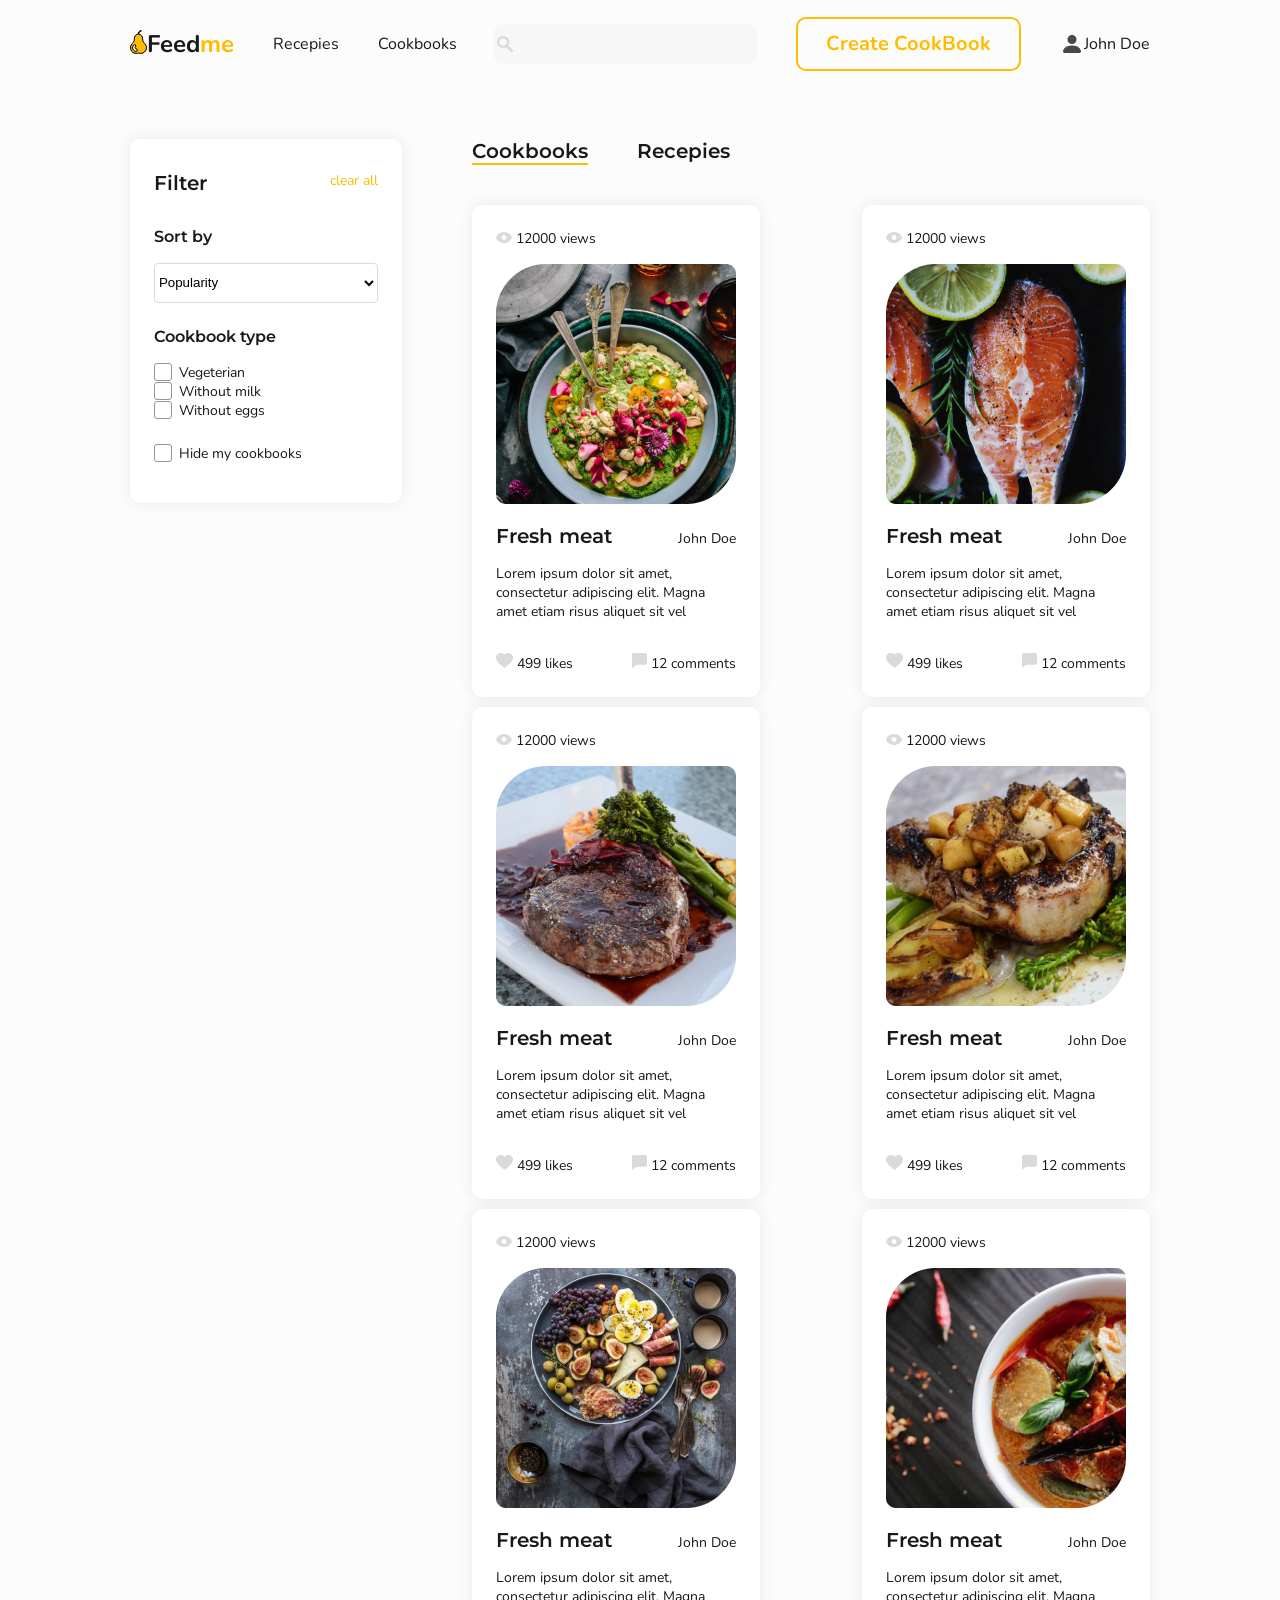
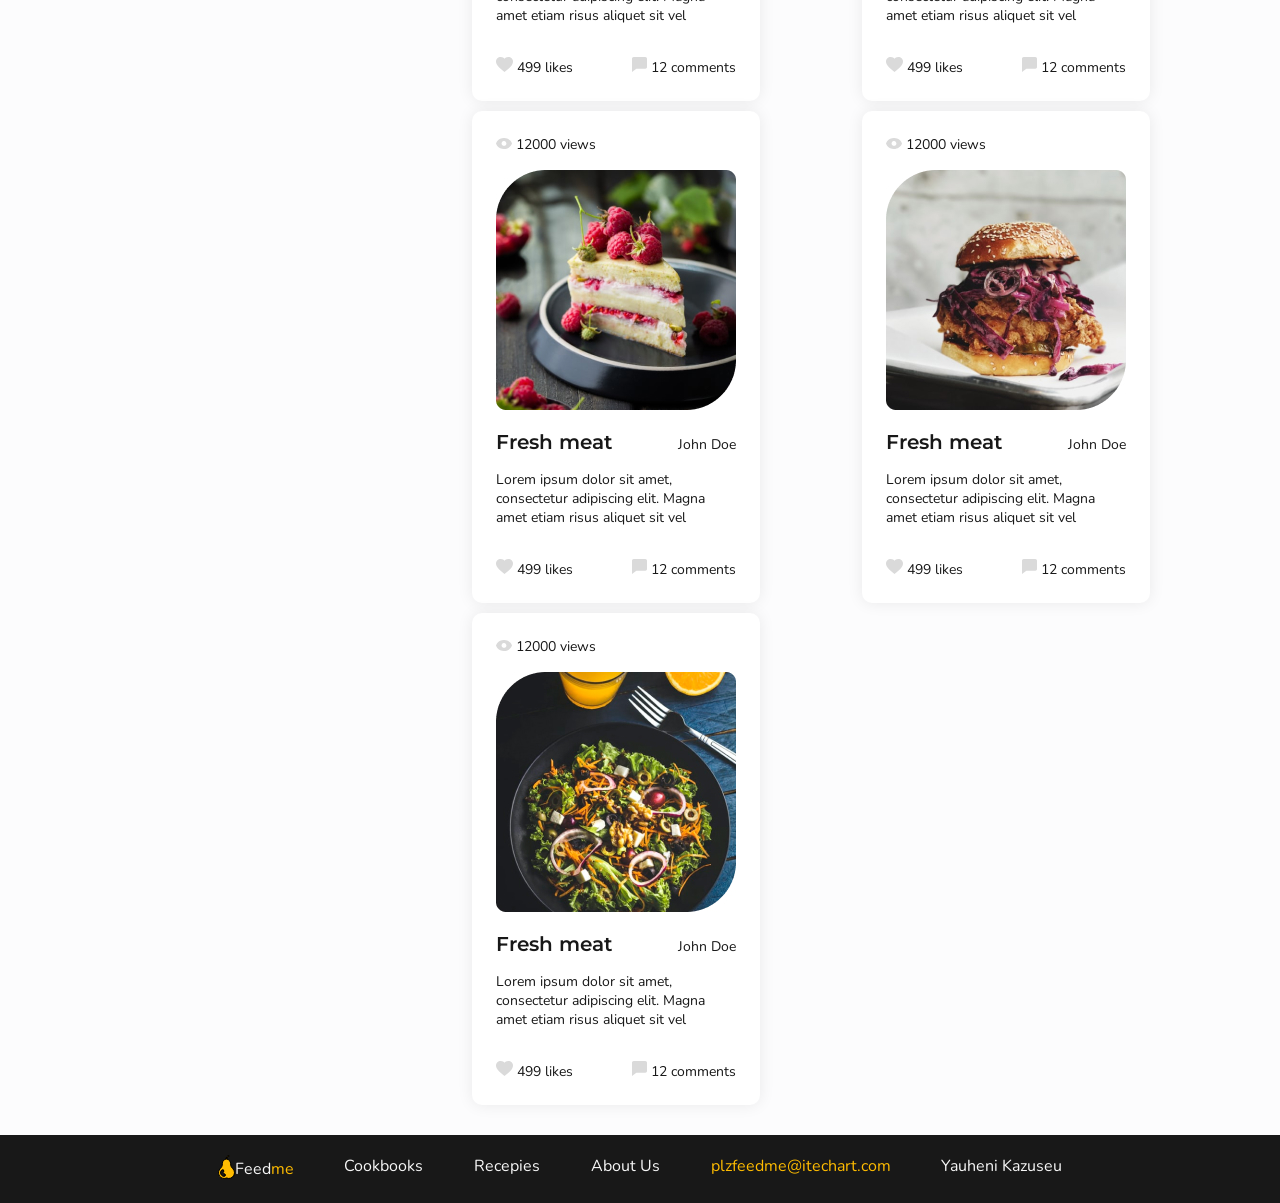
<file: angular-final-task/project-templates/Cookbook Search/index.html>
<!DOCTYPE html>
<html lang="en">
<head>
  <meta charset="UTF-8">
  <meta http-equiv="X-UA-Compatible" content="IE=edge">
  <meta name="viewport" content="width=device-width, initial-scale=1.0">
  <title>Home page</title>
  <link rel="shortcut icon" href="assets/icon.jpg" type="image/x-icon">
  <link rel="preconnect" href="https://fonts.googleapis.com">
  <link rel="preconnect" href="https://fonts.gstatic.com" crossorigin>
  <link href="https://fonts.googleapis.com/css2?family=Nunito:ital,wght@0,200;0,300;0,400;0,600;0,700;0,800;0,900;1,200;1,300;1,400;1,600;1,700;1,800;1,900&display=swap" rel="stylesheet">
  <link rel="preconnect" href="https://fonts.googleapis.com">
  <link rel="preconnect" href="https://fonts.gstatic.com" crossorigin>
  <link href="https://fonts.googleapis.com/css2?family=Montserrat:ital,wght@0,100;0,200;0,300;0,400;0,500;0,600;0,700;0,800;0,900;1,100;1,200;1,300;1,400;1,500;1,600;1,700;1,800;1,900&display=swap" rel="stylesheet">
  <link rel="stylesheet" href="style.css">
</head>
<body>
  <div class="wrapper">
    <div class="navigation">
      <div class="label">
        <div class="label__icon-wrapper">
          <svg width="17" height="24" viewBox="0 0 17 24" fill="none" xmlns="http://www.w3.org/2000/svg">
            <path d="M8.72142 3.70661L8.69458 4.15667L9.13949 4.22976C11.0826 4.54894 12.619 6.39487 12.619 8.58072V9.07412C12.619 10.718 13.3769 12.3139 14.7028 13.5772C19.2638 17.9241 14.3742 25.4125 8.68186 23.0403L8.48953 22.9601L8.29719 23.0403C7.60284 23.3296 6.88927 23.4733 6.17427 23.4733C1.09694 23.4733 -1.45394 17.1319 2.27625 13.5774C3.60216 12.3142 4.36003 10.7182 4.36003 9.07408V8.35806C4.36003 7.17612 4.85743 6.04367 5.72178 5.2522L5.72192 5.25208C6.29508 4.72684 7.00328 4.38348 7.75913 4.24522L8.15673 4.1725L8.16894 3.76849C8.1886 3.11786 8.39002 2.48666 8.76472 1.9382L8.76479 1.9381C9.28086 1.18229 10.0698 0.672612 10.9943 0.504868L10.9969 0.504368C11.1327 0.47897 11.2801 0.572079 11.3083 0.731147C11.3362 0.889467 11.2314 1.03207 11.0878 1.05818C10.3157 1.19834 9.64437 1.62343 9.2084 2.26196C8.90917 2.70009 8.75167 3.19942 8.72142 3.70661ZM5.50465 15.1811C5.02366 14.6633 4.21468 14.6377 3.70249 15.1267C1.33592 17.3822 2.98782 21.3515 6.17561 21.3515C6.88359 21.3515 7.4472 20.7725 7.4472 20.0707C7.4472 19.3688 6.88359 18.7898 6.17561 18.7898C5.25241 18.7898 4.7757 17.6307 5.45073 16.9869C5.95914 16.5022 5.98313 15.6948 5.50416 15.1806L5.1383 15.5214L5.50465 15.1811Z" fill="#FFBC01"/>
            <path d="M8.72142 3.70661L8.69458 4.15667L9.13949 4.22976C11.0826 4.54894 12.619 6.39487 12.619 8.58072V9.07412C12.619 10.718 13.3769 12.3139 14.7028 13.5772C19.2638 17.9241 14.3742 25.4125 8.68186 23.0403L8.48953 22.9601L8.29719 23.0403C7.60284 23.3296 6.88927 23.4733 6.17427 23.4733C1.09694 23.4733 -1.45394 17.1319 2.27625 13.5774C3.60216 12.3142 4.36003 10.7182 4.36003 9.07408V8.35806C4.36003 7.17612 4.85743 6.04367 5.72178 5.2522L5.72192 5.25208C6.29508 4.72684 7.00328 4.38348 7.75913 4.24522L8.15673 4.1725L8.16894 3.76849C8.1886 3.11786 8.39002 2.48666 8.76472 1.9382L8.76479 1.9381C9.28086 1.18229 10.0698 0.672612 10.9943 0.504868L10.9969 0.504368C11.1327 0.47897 11.2801 0.572079 11.3083 0.731147C11.3362 0.889467 11.2314 1.03207 11.0878 1.05818C10.3157 1.19834 9.64437 1.62343 9.2084 2.26196C8.90917 2.70009 8.75167 3.19942 8.72142 3.70661ZM5.50465 15.1811C5.02366 14.6633 4.21468 14.6377 3.70249 15.1267C1.33592 17.3822 2.98782 21.3515 6.17561 21.3515C6.88359 21.3515 7.4472 20.7725 7.4472 20.0707C7.4472 19.3688 6.88359 18.7898 6.17561 18.7898C5.25241 18.7898 4.7757 17.6307 5.45073 16.9869C5.95914 16.5022 5.98313 15.6948 5.50416 15.1806L5.1383 15.5214L5.50465 15.1811Z" stroke="black"/>
            <path d="M8.72142 3.70661L8.69458 4.15667L9.13949 4.22976C11.0826 4.54894 12.619 6.39487 12.619 8.58072V9.07412C12.619 10.718 13.3769 12.3139 14.7028 13.5772C19.2638 17.9241 14.3742 25.4125 8.68186 23.0403L8.48953 22.9601L8.29719 23.0403C7.60284 23.3296 6.88927 23.4733 6.17427 23.4733C1.09694 23.4733 -1.45394 17.1319 2.27625 13.5774C3.60216 12.3142 4.36003 10.7182 4.36003 9.07408V8.35806C4.36003 7.17612 4.85743 6.04367 5.72178 5.2522L5.72192 5.25208C6.29508 4.72684 7.00328 4.38348 7.75913 4.24522L8.15673 4.1725L8.16894 3.76849C8.1886 3.11786 8.39002 2.48666 8.76472 1.9382L8.76479 1.9381C9.28086 1.18229 10.0698 0.672612 10.9943 0.504868L10.9969 0.504368C11.1327 0.47897 11.2801 0.572079 11.3083 0.731147C11.3362 0.889467 11.2314 1.03207 11.0878 1.05818C10.3157 1.19834 9.64437 1.62343 9.2084 2.26196C8.90917 2.70009 8.75167 3.19942 8.72142 3.70661ZM5.50465 15.1811C5.02366 14.6633 4.21468 14.6377 3.70249 15.1267C1.33592 17.3822 2.98782 21.3515 6.17561 21.3515C6.88359 21.3515 7.4472 20.7725 7.4472 20.0707C7.4472 19.3688 6.88359 18.7898 6.17561 18.7898C5.25241 18.7898 4.7757 17.6307 5.45073 16.9869C5.95914 16.5022 5.98313 15.6948 5.50416 15.1806L5.1383 15.5214L5.50465 15.1811Z" stroke="black" stroke-opacity="0.2"/>
          </svg>            
        </div>
        <p class="label__text">Feed<span class="label__text-yellow">me</span></p>
      </div>
      <div class="recepies">
        <a href="#">Recepies</a>
      </div>
      <div class="cookbooks">
        <a href="#">Cookbooks</a>
      </div>
      <div class="search">
        <svg xmlns="http://www.w3.org/2000/svg" width="16" height="16" viewBox="0 0 16 16" fill="none">
          <path d="M11.1468 9.49438C13.1058 6.78229 12.4506 3.02684 9.68429 1.10668C6.91795 -0.813484 3.08739 -0.171594 1.12882 2.54095C-0.829756 5.25304 -0.175027 9.00803 2.59178 10.9282C4.56626 12.2987 7.17676 12.4042 9.25935 11.1984L13.7844 15.6082C14.273 16.1124 15.0859 16.1326 15.6003 15.6536C16.1146 15.175 16.1352 14.3781 15.6471 13.8738C15.6316 13.8578 15.6166 13.8431 15.6003 13.8279L11.1468 9.49438ZM6.13406 9.90548C3.94804 9.90594 2.17573 8.16976 2.17432 6.02661C2.17386 3.88346 3.94476 2.14591 6.13125 2.14499C8.31446 2.14407 10.0858 3.8775 10.09 6.01789C10.0938 8.1615 8.32382 9.90181 6.13686 9.90548C6.13593 9.90548 6.13546 9.90548 6.13406 9.90548Z" fill="#DADADA"/>
        </svg>
        <input type="search" name="" id="">
      </div>
      <div class="create-button">
        <button>Create CookBook</button>
      </div>
      <div class="user">
        <svg xmlns="http://www.w3.org/2000/svg" width="24" height="24" viewBox="0 0 24 24" fill="none">
          <path fill-rule="evenodd" clip-rule="evenodd" d="M19.5 21C19.5 21 21 21 21 19.5C21 18 19.5 13.5 12 13.5C4.5 13.5 3 18 3 19.5C3 21 4.5 21 4.5 21H19.5ZM16.5 7.5C16.5 8.69347 16.0259 9.83807 15.182 10.682C14.3381 11.5259 13.1935 12 12 12C10.8065 12 9.66193 11.5259 8.81802 10.682C7.97411 9.83807 7.5 8.69347 7.5 7.5C7.5 6.30653 7.97411 5.16193 8.81802 4.31802C9.66193 3.47411 10.8065 3 12 3C13.1935 3 14.3381 3.47411 15.182 4.31802C16.0259 5.16193 16.5 6.30653 16.5 7.5Z" fill="#494949"/>
        </svg>
        <a href="#">John Doe</a>
      </div>
    </div>
    <div class="main-cookbooks">
      <div class="filter">
        <div class="filter__label">
          <p>Filter</p>
          <span>clear all</span>
        </div>
        <div class="filter__sort">
          <p>Sort by</p>
          <select name="" id="">
            <option value="sdsd">Popularity</option>
            <option value="sdsd">Cost</option>
            <option value="sdsd">Likes</option>
            <option value="sdsd">Comments</option>
          </select>
        </div>
        <div class="filter__cookbook-type">
          <p>Cookbook type</p>
          <div class="cookbook-type__checkbox checkbox-custom">
            <input type="checkbox" id="vegeterian">
            <label for="vegeterian">Vegeterian</label>  
          </div>
          <div class="cookbook-type__checkbox checkbox-custom">
            <input type="checkbox" id="withoutMilk">
            <label for="withoutMilk">Without milk</label>
          </div>
          <div class="cookbook-type__checkbox checkbox-custom">
            <input type="checkbox" id="withoutEggs">
            <label for="withoutEggs">Without eggs</label>
          </div>
        </div>
        <div class="filter__hide">
          <div class="hide__checkbox checkbox-custom">
            <input type="checkbox" id="hideCookbooks" >
            <label for="hideCookbooks">Hide my cookbooks</label>
          </div>
        </div>
      </div>
      <div class="cookbooks-show">
        <div class="cookbooks-show__navigation">
          <a href="" class="navigation__link-active">Cookbooks</a>
          <a href="">Recepies</a>
        </div>
        <div class="cookbooks-show__cookbooks-cards">
          <div class="cookbooks-cards__card">
            <div class="card__header">
              <div class="header__views">
                <svg xmlns="http://www.w3.org/2000/svg" width="16" height="11" viewBox="0 0 16 11" fill="none">
                  <path fill-rule="evenodd" clip-rule="evenodd" d="M4.2032 10.1859C5.38936 10.7369 6.6879 11.015 8 10.999C11.4994 11.0534 14.661 8.95625 15.916 5.74806L16 5.49981L15.92 5.25156C15.5332 4.27221 14.9594 3.37443 14.2296 2.60647C13.5419 1.86266 12.7163 1.25425 11.7968 0.813744C10.6106 0.262746 9.31209 -0.0153351 8 0.000654691C6.6879 -0.0153627 5.38937 0.26272 4.2032 0.813744C3.28403 1.25435 2.45867 1.86276 1.7712 2.60647C1.04499 3.37656 0.472652 4.27384 0.084 5.25156L0 5.49981L0.08 5.74806C0.468374 6.72664 1.04195 7.62415 1.7704 8.39315C2.45812 9.13693 3.28375 9.74533 4.2032 10.1859ZM7.99999 7.85656C6.84585 7.86407 5.84748 7.0689 5.61676 5.95839C5.38604 4.84789 5.9874 3.73222 7.05229 3.29514C8.11719 2.85807 9.34818 3.22167 9.99082 4.1631C10.6335 5.10453 10.5083 6.36086 9.69199 7.1621C9.24504 7.60616 8.63579 7.85622 7.99999 7.85656Z" fill="#DADADA"/>
                </svg>
                <span>12000 views</span>
              </div>
            </div>
            <div class="card__picture">
              <img src="assets/fruit-1534494_1920 1.jpg" alt="">
            </div>
            <div class="card__main-info">
              <p class="main-info__name">Fresh meat</p>
              <p class="main-info__author">John Doe</p>
            </div>
            <div class="card__description">
              <p>Lorem ipsum dolor sit amet, consectetur adipiscing elit. Magna amet etiam risus aliquet sit vel</p>
            </div>
            <div class="card__footer">
              <div class="footer__likes">
                <svg xmlns="http://www.w3.org/2000/svg" width="17" height="15" viewBox="0 0 17 15" fill="none">
                  <path d="M8.5 14.9933C7.95175 14.5169 7.3321 14.0213 6.67675 13.4941H6.66825C4.36051 11.645 1.74507 9.55276 0.589918 7.0457C0.210409 6.24754 0.00928776 5.37915 9.69506e-06 4.49866C-0.00252482 3.29051 0.491974 2.13234 1.37175 1.28592C2.25153 0.439505 3.44233 -0.0237223 4.67501 0.000936424C5.67854 0.00248964 6.66046 0.286693 7.5038 0.819688C7.87437 1.05538 8.20966 1.34047 8.5 1.66676C8.79196 1.34175 9.12734 1.05682 9.49705 0.819688C10.34 0.286587 11.3217 0.00236782 12.325 0.000936424C13.5577 -0.0237223 14.7485 0.439505 15.6282 1.28592C16.508 2.13234 17.0025 3.29051 17 4.49866C16.9913 5.38056 16.7902 6.25043 16.4101 7.04986C15.2549 9.55693 12.6403 11.6484 10.3326 13.4941L10.3241 13.5008C9.6679 14.0247 9.0491 14.5202 8.50085 15L8.5 14.9933Z" fill="#DADADA"/>
                </svg>
                <span>499 likes</span>
              </div>
              <div class="footer__comments">
                <svg xmlns="http://www.w3.org/2000/svg" width="15" height="15" viewBox="0 0 15 15" fill="none">
                  <path d="M0 15V1.66667C0 0.746192 0.746192 0 1.66667 0H13.3333C14.2538 0 15 0.746192 15 1.66667V10C15 10.9205 14.2538 11.6667 13.3333 11.6667H5C4.63928 11.666 4.28818 11.783 4 12L0 15Z" fill="#DADADA"/>
                  </svg>
                <span>12 comments</span>
              </div>
            </div>
          </div>
          <div class="cookbooks-show__cookbooks-cards">
            <div class="cookbooks-cards__card">
              <div class="card__header">
                <div class="header__views">
                  <svg xmlns="http://www.w3.org/2000/svg" width="16" height="11" viewBox="0 0 16 11" fill="none">
                    <path fill-rule="evenodd" clip-rule="evenodd" d="M4.2032 10.1859C5.38936 10.7369 6.6879 11.015 8 10.999C11.4994 11.0534 14.661 8.95625 15.916 5.74806L16 5.49981L15.92 5.25156C15.5332 4.27221 14.9594 3.37443 14.2296 2.60647C13.5419 1.86266 12.7163 1.25425 11.7968 0.813744C10.6106 0.262746 9.31209 -0.0153351 8 0.000654691C6.6879 -0.0153627 5.38937 0.26272 4.2032 0.813744C3.28403 1.25435 2.45867 1.86276 1.7712 2.60647C1.04499 3.37656 0.472652 4.27384 0.084 5.25156L0 5.49981L0.08 5.74806C0.468374 6.72664 1.04195 7.62415 1.7704 8.39315C2.45812 9.13693 3.28375 9.74533 4.2032 10.1859ZM7.99999 7.85656C6.84585 7.86407 5.84748 7.0689 5.61676 5.95839C5.38604 4.84789 5.9874 3.73222 7.05229 3.29514C8.11719 2.85807 9.34818 3.22167 9.99082 4.1631C10.6335 5.10453 10.5083 6.36086 9.69199 7.1621C9.24504 7.60616 8.63579 7.85622 7.99999 7.85656Z" fill="#DADADA"/>
                  </svg>
                  <span>12000 views</span>
                </div>
              </div>
              <div class="card__picture">
                <img src="assets/fruit-1534494_1920 1 (1).jpg" alt="">
              </div>
              <div class="card__main-info">
                <p class="main-info__name">Fresh meat</p>
                <p class="main-info__author">John Doe</p>
              </div>
              <div class="card__description">
                <p>Lorem ipsum dolor sit amet, consectetur adipiscing elit. Magna amet etiam risus aliquet sit vel</p>
              </div>
              <div class="card__footer">
                <div class="footer__likes">
                  <svg xmlns="http://www.w3.org/2000/svg" width="17" height="15" viewBox="0 0 17 15" fill="none">
                    <path d="M8.5 14.9933C7.95175 14.5169 7.3321 14.0213 6.67675 13.4941H6.66825C4.36051 11.645 1.74507 9.55276 0.589918 7.0457C0.210409 6.24754 0.00928776 5.37915 9.69506e-06 4.49866C-0.00252482 3.29051 0.491974 2.13234 1.37175 1.28592C2.25153 0.439505 3.44233 -0.0237223 4.67501 0.000936424C5.67854 0.00248964 6.66046 0.286693 7.5038 0.819688C7.87437 1.05538 8.20966 1.34047 8.5 1.66676C8.79196 1.34175 9.12734 1.05682 9.49705 0.819688C10.34 0.286587 11.3217 0.00236782 12.325 0.000936424C13.5577 -0.0237223 14.7485 0.439505 15.6282 1.28592C16.508 2.13234 17.0025 3.29051 17 4.49866C16.9913 5.38056 16.7902 6.25043 16.4101 7.04986C15.2549 9.55693 12.6403 11.6484 10.3326 13.4941L10.3241 13.5008C9.6679 14.0247 9.0491 14.5202 8.50085 15L8.5 14.9933Z" fill="#DADADA"/>
                  </svg>
                  <span>499 likes</span>
                </div>
                <div class="footer__comments">
                  <svg xmlns="http://www.w3.org/2000/svg" width="15" height="15" viewBox="0 0 15 15" fill="none">
                    <path d="M0 15V1.66667C0 0.746192 0.746192 0 1.66667 0H13.3333C14.2538 0 15 0.746192 15 1.66667V10C15 10.9205 14.2538 11.6667 13.3333 11.6667H5C4.63928 11.666 4.28818 11.783 4 12L0 15Z" fill="#DADADA"/>
                  </svg>
                  <span>12 comments</span>
                </div>
              </div>
            </div>
          </div>
          <div class="cookbooks-show__cookbooks-cards">
            <div class="cookbooks-cards__card">
              <div class="card__header">
                <div class="header__views">
                  <svg xmlns="http://www.w3.org/2000/svg" width="16" height="11" viewBox="0 0 16 11" fill="none">
                    <path fill-rule="evenodd" clip-rule="evenodd" d="M4.2032 10.1859C5.38936 10.7369 6.6879 11.015 8 10.999C11.4994 11.0534 14.661 8.95625 15.916 5.74806L16 5.49981L15.92 5.25156C15.5332 4.27221 14.9594 3.37443 14.2296 2.60647C13.5419 1.86266 12.7163 1.25425 11.7968 0.813744C10.6106 0.262746 9.31209 -0.0153351 8 0.000654691C6.6879 -0.0153627 5.38937 0.26272 4.2032 0.813744C3.28403 1.25435 2.45867 1.86276 1.7712 2.60647C1.04499 3.37656 0.472652 4.27384 0.084 5.25156L0 5.49981L0.08 5.74806C0.468374 6.72664 1.04195 7.62415 1.7704 8.39315C2.45812 9.13693 3.28375 9.74533 4.2032 10.1859ZM7.99999 7.85656C6.84585 7.86407 5.84748 7.0689 5.61676 5.95839C5.38604 4.84789 5.9874 3.73222 7.05229 3.29514C8.11719 2.85807 9.34818 3.22167 9.99082 4.1631C10.6335 5.10453 10.5083 6.36086 9.69199 7.1621C9.24504 7.60616 8.63579 7.85622 7.99999 7.85656Z" fill="#DADADA"/>
                  </svg>
                  <span>12000 views</span>
                </div>
              </div>
              <div class="card__picture">
                <img src="assets/fruit-1534494_1920 1 (2).jpg" alt="">
              </div>
              <div class="card__main-info">
                <p class="main-info__name">Fresh meat</p>
                <p class="main-info__author">John Doe</p>
              </div>
              <div class="card__description">
                <p>Lorem ipsum dolor sit amet, consectetur adipiscing elit. Magna amet etiam risus aliquet sit vel</p>
              </div>
              <div class="card__footer">
                <div class="footer__likes">
                  <svg xmlns="http://www.w3.org/2000/svg" width="17" height="15" viewBox="0 0 17 15" fill="none">
                    <path d="M8.5 14.9933C7.95175 14.5169 7.3321 14.0213 6.67675 13.4941H6.66825C4.36051 11.645 1.74507 9.55276 0.589918 7.0457C0.210409 6.24754 0.00928776 5.37915 9.69506e-06 4.49866C-0.00252482 3.29051 0.491974 2.13234 1.37175 1.28592C2.25153 0.439505 3.44233 -0.0237223 4.67501 0.000936424C5.67854 0.00248964 6.66046 0.286693 7.5038 0.819688C7.87437 1.05538 8.20966 1.34047 8.5 1.66676C8.79196 1.34175 9.12734 1.05682 9.49705 0.819688C10.34 0.286587 11.3217 0.00236782 12.325 0.000936424C13.5577 -0.0237223 14.7485 0.439505 15.6282 1.28592C16.508 2.13234 17.0025 3.29051 17 4.49866C16.9913 5.38056 16.7902 6.25043 16.4101 7.04986C15.2549 9.55693 12.6403 11.6484 10.3326 13.4941L10.3241 13.5008C9.6679 14.0247 9.0491 14.5202 8.50085 15L8.5 14.9933Z" fill="#DADADA"/>
                  </svg>
                  <span>499 likes</span>
                </div>
                <div class="footer__comments">
                  <svg xmlns="http://www.w3.org/2000/svg" width="15" height="15" viewBox="0 0 15 15" fill="none">
                    <path d="M0 15V1.66667C0 0.746192 0.746192 0 1.66667 0H13.3333C14.2538 0 15 0.746192 15 1.66667V10C15 10.9205 14.2538 11.6667 13.3333 11.6667H5C4.63928 11.666 4.28818 11.783 4 12L0 15Z" fill="#DADADA"/>
                  </svg>
                  <span>12 comments</span>
                </div>
              </div>
            </div>
          </div>
          <div class="cookbooks-show__cookbooks-cards">
            <div class="cookbooks-cards__card">
              <div class="card__header">
                <div class="header__views">
                  <svg xmlns="http://www.w3.org/2000/svg" width="16" height="11" viewBox="0 0 16 11" fill="none">
                    <path fill-rule="evenodd" clip-rule="evenodd" d="M4.2032 10.1859C5.38936 10.7369 6.6879 11.015 8 10.999C11.4994 11.0534 14.661 8.95625 15.916 5.74806L16 5.49981L15.92 5.25156C15.5332 4.27221 14.9594 3.37443 14.2296 2.60647C13.5419 1.86266 12.7163 1.25425 11.7968 0.813744C10.6106 0.262746 9.31209 -0.0153351 8 0.000654691C6.6879 -0.0153627 5.38937 0.26272 4.2032 0.813744C3.28403 1.25435 2.45867 1.86276 1.7712 2.60647C1.04499 3.37656 0.472652 4.27384 0.084 5.25156L0 5.49981L0.08 5.74806C0.468374 6.72664 1.04195 7.62415 1.7704 8.39315C2.45812 9.13693 3.28375 9.74533 4.2032 10.1859ZM7.99999 7.85656C6.84585 7.86407 5.84748 7.0689 5.61676 5.95839C5.38604 4.84789 5.9874 3.73222 7.05229 3.29514C8.11719 2.85807 9.34818 3.22167 9.99082 4.1631C10.6335 5.10453 10.5083 6.36086 9.69199 7.1621C9.24504 7.60616 8.63579 7.85622 7.99999 7.85656Z" fill="#DADADA"/>
                  </svg>
                  <span>12000 views</span>
                </div>
              </div>
              <div class="card__picture">
                <img src="assets/fruit-1534494_1920 1 (3).jpg" alt="">
              </div>
              <div class="card__main-info">
                <p class="main-info__name">Fresh meat</p>
                <p class="main-info__author">John Doe</p>
              </div>
              <div class="card__description">
                <p>Lorem ipsum dolor sit amet, consectetur adipiscing elit. Magna amet etiam risus aliquet sit vel</p>
              </div>
              <div class="card__footer">
                <div class="footer__likes">
                  <svg xmlns="http://www.w3.org/2000/svg" width="17" height="15" viewBox="0 0 17 15" fill="none">
                    <path d="M8.5 14.9933C7.95175 14.5169 7.3321 14.0213 6.67675 13.4941H6.66825C4.36051 11.645 1.74507 9.55276 0.589918 7.0457C0.210409 6.24754 0.00928776 5.37915 9.69506e-06 4.49866C-0.00252482 3.29051 0.491974 2.13234 1.37175 1.28592C2.25153 0.439505 3.44233 -0.0237223 4.67501 0.000936424C5.67854 0.00248964 6.66046 0.286693 7.5038 0.819688C7.87437 1.05538 8.20966 1.34047 8.5 1.66676C8.79196 1.34175 9.12734 1.05682 9.49705 0.819688C10.34 0.286587 11.3217 0.00236782 12.325 0.000936424C13.5577 -0.0237223 14.7485 0.439505 15.6282 1.28592C16.508 2.13234 17.0025 3.29051 17 4.49866C16.9913 5.38056 16.7902 6.25043 16.4101 7.04986C15.2549 9.55693 12.6403 11.6484 10.3326 13.4941L10.3241 13.5008C9.6679 14.0247 9.0491 14.5202 8.50085 15L8.5 14.9933Z" fill="#DADADA"/>
                  </svg>
                  <span>499 likes</span>
                </div>
                <div class="footer__comments">
                  <svg xmlns="http://www.w3.org/2000/svg" width="15" height="15" viewBox="0 0 15 15" fill="none">
                    <path d="M0 15V1.66667C0 0.746192 0.746192 0 1.66667 0H13.3333C14.2538 0 15 0.746192 15 1.66667V10C15 10.9205 14.2538 11.6667 13.3333 11.6667H5C4.63928 11.666 4.28818 11.783 4 12L0 15Z" fill="#DADADA"/>
                  </svg>
                  <span>12 comments</span>
                </div>
              </div>
            </div>
          </div>
          <div class="cookbooks-show__cookbooks-cards">
            <div class="cookbooks-cards__card">
              <div class="card__header">
                <div class="header__views">
                  <svg xmlns="http://www.w3.org/2000/svg" width="16" height="11" viewBox="0 0 16 11" fill="none">
                    <path fill-rule="evenodd" clip-rule="evenodd" d="M4.2032 10.1859C5.38936 10.7369 6.6879 11.015 8 10.999C11.4994 11.0534 14.661 8.95625 15.916 5.74806L16 5.49981L15.92 5.25156C15.5332 4.27221 14.9594 3.37443 14.2296 2.60647C13.5419 1.86266 12.7163 1.25425 11.7968 0.813744C10.6106 0.262746 9.31209 -0.0153351 8 0.000654691C6.6879 -0.0153627 5.38937 0.26272 4.2032 0.813744C3.28403 1.25435 2.45867 1.86276 1.7712 2.60647C1.04499 3.37656 0.472652 4.27384 0.084 5.25156L0 5.49981L0.08 5.74806C0.468374 6.72664 1.04195 7.62415 1.7704 8.39315C2.45812 9.13693 3.28375 9.74533 4.2032 10.1859ZM7.99999 7.85656C6.84585 7.86407 5.84748 7.0689 5.61676 5.95839C5.38604 4.84789 5.9874 3.73222 7.05229 3.29514C8.11719 2.85807 9.34818 3.22167 9.99082 4.1631C10.6335 5.10453 10.5083 6.36086 9.69199 7.1621C9.24504 7.60616 8.63579 7.85622 7.99999 7.85656Z" fill="#DADADA"/>
                  </svg>
                  <span>12000 views</span>
                </div>
              </div>
              <div class="card__picture">
                <img src="assets/fruit-1534494_1920 1 (4).jpg" alt="">
              </div>
              <div class="card__main-info">
                <p class="main-info__name">Fresh meat</p>
                <p class="main-info__author">John Doe</p>
              </div>
              <div class="card__description">
                <p>Lorem ipsum dolor sit amet, consectetur adipiscing elit. Magna amet etiam risus aliquet sit vel</p>
              </div>
              <div class="card__footer">
                <div class="footer__likes">
                  <svg xmlns="http://www.w3.org/2000/svg" width="17" height="15" viewBox="0 0 17 15" fill="none">
                    <path d="M8.5 14.9933C7.95175 14.5169 7.3321 14.0213 6.67675 13.4941H6.66825C4.36051 11.645 1.74507 9.55276 0.589918 7.0457C0.210409 6.24754 0.00928776 5.37915 9.69506e-06 4.49866C-0.00252482 3.29051 0.491974 2.13234 1.37175 1.28592C2.25153 0.439505 3.44233 -0.0237223 4.67501 0.000936424C5.67854 0.00248964 6.66046 0.286693 7.5038 0.819688C7.87437 1.05538 8.20966 1.34047 8.5 1.66676C8.79196 1.34175 9.12734 1.05682 9.49705 0.819688C10.34 0.286587 11.3217 0.00236782 12.325 0.000936424C13.5577 -0.0237223 14.7485 0.439505 15.6282 1.28592C16.508 2.13234 17.0025 3.29051 17 4.49866C16.9913 5.38056 16.7902 6.25043 16.4101 7.04986C15.2549 9.55693 12.6403 11.6484 10.3326 13.4941L10.3241 13.5008C9.6679 14.0247 9.0491 14.5202 8.50085 15L8.5 14.9933Z" fill="#DADADA"/>
                  </svg>
                  <span>499 likes</span>
                </div>
                <div class="footer__comments">
                  <svg xmlns="http://www.w3.org/2000/svg" width="15" height="15" viewBox="0 0 15 15" fill="none">
                    <path d="M0 15V1.66667C0 0.746192 0.746192 0 1.66667 0H13.3333C14.2538 0 15 0.746192 15 1.66667V10C15 10.9205 14.2538 11.6667 13.3333 11.6667H5C4.63928 11.666 4.28818 11.783 4 12L0 15Z" fill="#DADADA"/>
                  </svg>
                  <span>12 comments</span>
                </div>
              </div>
            </div>
          </div>
          <div class="cookbooks-show__cookbooks-cards">
            <div class="cookbooks-cards__card">
              <div class="card__header">
                <div class="header__views">
                  <svg xmlns="http://www.w3.org/2000/svg" width="16" height="11" viewBox="0 0 16 11" fill="none">
                    <path fill-rule="evenodd" clip-rule="evenodd" d="M4.2032 10.1859C5.38936 10.7369 6.6879 11.015 8 10.999C11.4994 11.0534 14.661 8.95625 15.916 5.74806L16 5.49981L15.92 5.25156C15.5332 4.27221 14.9594 3.37443 14.2296 2.60647C13.5419 1.86266 12.7163 1.25425 11.7968 0.813744C10.6106 0.262746 9.31209 -0.0153351 8 0.000654691C6.6879 -0.0153627 5.38937 0.26272 4.2032 0.813744C3.28403 1.25435 2.45867 1.86276 1.7712 2.60647C1.04499 3.37656 0.472652 4.27384 0.084 5.25156L0 5.49981L0.08 5.74806C0.468374 6.72664 1.04195 7.62415 1.7704 8.39315C2.45812 9.13693 3.28375 9.74533 4.2032 10.1859ZM7.99999 7.85656C6.84585 7.86407 5.84748 7.0689 5.61676 5.95839C5.38604 4.84789 5.9874 3.73222 7.05229 3.29514C8.11719 2.85807 9.34818 3.22167 9.99082 4.1631C10.6335 5.10453 10.5083 6.36086 9.69199 7.1621C9.24504 7.60616 8.63579 7.85622 7.99999 7.85656Z" fill="#DADADA"/>
                  </svg>
                  <span>12000 views</span>
                </div>
              </div>
              <div class="card__picture">
                <img src="assets/fruit-1534494_1920 1 (5).jpg" alt="">
              </div>
              <div class="card__main-info">
                <p class="main-info__name">Fresh meat</p>
                <p class="main-info__author">John Doe</p>
              </div>
              <div class="card__description">
                <p>Lorem ipsum dolor sit amet, consectetur adipiscing elit. Magna amet etiam risus aliquet sit vel</p>
              </div>
              <div class="card__footer">
                <div class="footer__likes">
                  <svg xmlns="http://www.w3.org/2000/svg" width="17" height="15" viewBox="0 0 17 15" fill="none">
                    <path d="M8.5 14.9933C7.95175 14.5169 7.3321 14.0213 6.67675 13.4941H6.66825C4.36051 11.645 1.74507 9.55276 0.589918 7.0457C0.210409 6.24754 0.00928776 5.37915 9.69506e-06 4.49866C-0.00252482 3.29051 0.491974 2.13234 1.37175 1.28592C2.25153 0.439505 3.44233 -0.0237223 4.67501 0.000936424C5.67854 0.00248964 6.66046 0.286693 7.5038 0.819688C7.87437 1.05538 8.20966 1.34047 8.5 1.66676C8.79196 1.34175 9.12734 1.05682 9.49705 0.819688C10.34 0.286587 11.3217 0.00236782 12.325 0.000936424C13.5577 -0.0237223 14.7485 0.439505 15.6282 1.28592C16.508 2.13234 17.0025 3.29051 17 4.49866C16.9913 5.38056 16.7902 6.25043 16.4101 7.04986C15.2549 9.55693 12.6403 11.6484 10.3326 13.4941L10.3241 13.5008C9.6679 14.0247 9.0491 14.5202 8.50085 15L8.5 14.9933Z" fill="#DADADA"/>
                  </svg>
                  <span>499 likes</span>
                </div>
                <div class="footer__comments">
                  <svg xmlns="http://www.w3.org/2000/svg" width="15" height="15" viewBox="0 0 15 15" fill="none">
                    <path d="M0 15V1.66667C0 0.746192 0.746192 0 1.66667 0H13.3333C14.2538 0 15 0.746192 15 1.66667V10C15 10.9205 14.2538 11.6667 13.3333 11.6667H5C4.63928 11.666 4.28818 11.783 4 12L0 15Z" fill="#DADADA"/>
                  </svg>
                  <span>12 comments</span>
                </div>
              </div>
            </div>
          </div>
          <div class="cookbooks-show__cookbooks-cards">
            <div class="cookbooks-cards__card">
              <div class="card__header">
                <div class="header__views">
                  <svg xmlns="http://www.w3.org/2000/svg" width="16" height="11" viewBox="0 0 16 11" fill="none">
                    <path fill-rule="evenodd" clip-rule="evenodd" d="M4.2032 10.1859C5.38936 10.7369 6.6879 11.015 8 10.999C11.4994 11.0534 14.661 8.95625 15.916 5.74806L16 5.49981L15.92 5.25156C15.5332 4.27221 14.9594 3.37443 14.2296 2.60647C13.5419 1.86266 12.7163 1.25425 11.7968 0.813744C10.6106 0.262746 9.31209 -0.0153351 8 0.000654691C6.6879 -0.0153627 5.38937 0.26272 4.2032 0.813744C3.28403 1.25435 2.45867 1.86276 1.7712 2.60647C1.04499 3.37656 0.472652 4.27384 0.084 5.25156L0 5.49981L0.08 5.74806C0.468374 6.72664 1.04195 7.62415 1.7704 8.39315C2.45812 9.13693 3.28375 9.74533 4.2032 10.1859ZM7.99999 7.85656C6.84585 7.86407 5.84748 7.0689 5.61676 5.95839C5.38604 4.84789 5.9874 3.73222 7.05229 3.29514C8.11719 2.85807 9.34818 3.22167 9.99082 4.1631C10.6335 5.10453 10.5083 6.36086 9.69199 7.1621C9.24504 7.60616 8.63579 7.85622 7.99999 7.85656Z" fill="#DADADA"/>
                  </svg>
                  <span>12000 views</span>
                </div>
              </div>
              <div class="card__picture">
                <img src="assets/fruit-1534494_1920 1 (6).jpg" alt="">
              </div>
              <div class="card__main-info">
                <p class="main-info__name">Fresh meat</p>
                <p class="main-info__author">John Doe</p>
              </div>
              <div class="card__description">
                <p>Lorem ipsum dolor sit amet, consectetur adipiscing elit. Magna amet etiam risus aliquet sit vel</p>
              </div>
              <div class="card__footer">
                <div class="footer__likes">
                  <svg xmlns="http://www.w3.org/2000/svg" width="17" height="15" viewBox="0 0 17 15" fill="none">
                    <path d="M8.5 14.9933C7.95175 14.5169 7.3321 14.0213 6.67675 13.4941H6.66825C4.36051 11.645 1.74507 9.55276 0.589918 7.0457C0.210409 6.24754 0.00928776 5.37915 9.69506e-06 4.49866C-0.00252482 3.29051 0.491974 2.13234 1.37175 1.28592C2.25153 0.439505 3.44233 -0.0237223 4.67501 0.000936424C5.67854 0.00248964 6.66046 0.286693 7.5038 0.819688C7.87437 1.05538 8.20966 1.34047 8.5 1.66676C8.79196 1.34175 9.12734 1.05682 9.49705 0.819688C10.34 0.286587 11.3217 0.00236782 12.325 0.000936424C13.5577 -0.0237223 14.7485 0.439505 15.6282 1.28592C16.508 2.13234 17.0025 3.29051 17 4.49866C16.9913 5.38056 16.7902 6.25043 16.4101 7.04986C15.2549 9.55693 12.6403 11.6484 10.3326 13.4941L10.3241 13.5008C9.6679 14.0247 9.0491 14.5202 8.50085 15L8.5 14.9933Z" fill="#DADADA"/>
                  </svg>
                  <span>499 likes</span>
                </div>
                <div class="footer__comments">
                  <svg xmlns="http://www.w3.org/2000/svg" width="15" height="15" viewBox="0 0 15 15" fill="none">
                    <path d="M0 15V1.66667C0 0.746192 0.746192 0 1.66667 0H13.3333C14.2538 0 15 0.746192 15 1.66667V10C15 10.9205 14.2538 11.6667 13.3333 11.6667H5C4.63928 11.666 4.28818 11.783 4 12L0 15Z" fill="#DADADA"/>
                  </svg>
                  <span>12 comments</span>
                </div>
              </div>
            </div>
          </div>
          <div class="cookbooks-show__cookbooks-cards">
            <div class="cookbooks-cards__card">
              <div class="card__header">
                <div class="header__views">
                  <svg xmlns="http://www.w3.org/2000/svg" width="16" height="11" viewBox="0 0 16 11" fill="none">
                    <path fill-rule="evenodd" clip-rule="evenodd" d="M4.2032 10.1859C5.38936 10.7369 6.6879 11.015 8 10.999C11.4994 11.0534 14.661 8.95625 15.916 5.74806L16 5.49981L15.92 5.25156C15.5332 4.27221 14.9594 3.37443 14.2296 2.60647C13.5419 1.86266 12.7163 1.25425 11.7968 0.813744C10.6106 0.262746 9.31209 -0.0153351 8 0.000654691C6.6879 -0.0153627 5.38937 0.26272 4.2032 0.813744C3.28403 1.25435 2.45867 1.86276 1.7712 2.60647C1.04499 3.37656 0.472652 4.27384 0.084 5.25156L0 5.49981L0.08 5.74806C0.468374 6.72664 1.04195 7.62415 1.7704 8.39315C2.45812 9.13693 3.28375 9.74533 4.2032 10.1859ZM7.99999 7.85656C6.84585 7.86407 5.84748 7.0689 5.61676 5.95839C5.38604 4.84789 5.9874 3.73222 7.05229 3.29514C8.11719 2.85807 9.34818 3.22167 9.99082 4.1631C10.6335 5.10453 10.5083 6.36086 9.69199 7.1621C9.24504 7.60616 8.63579 7.85622 7.99999 7.85656Z" fill="#DADADA"/>
                  </svg>
                  <span>12000 views</span>
                </div>
              </div>
              <div class="card__picture">
                <img src="assets/fruit-1534494_1920 1 (7).jpg" alt="">
              </div>
              <div class="card__main-info">
                <p class="main-info__name">Fresh meat</p>
                <p class="main-info__author">John Doe</p>
              </div>
              <div class="card__description">
                <p>Lorem ipsum dolor sit amet, consectetur adipiscing elit. Magna amet etiam risus aliquet sit vel</p>
              </div>
              <div class="card__footer">
                <div class="footer__likes">
                  <svg xmlns="http://www.w3.org/2000/svg" width="17" height="15" viewBox="0 0 17 15" fill="none">
                    <path d="M8.5 14.9933C7.95175 14.5169 7.3321 14.0213 6.67675 13.4941H6.66825C4.36051 11.645 1.74507 9.55276 0.589918 7.0457C0.210409 6.24754 0.00928776 5.37915 9.69506e-06 4.49866C-0.00252482 3.29051 0.491974 2.13234 1.37175 1.28592C2.25153 0.439505 3.44233 -0.0237223 4.67501 0.000936424C5.67854 0.00248964 6.66046 0.286693 7.5038 0.819688C7.87437 1.05538 8.20966 1.34047 8.5 1.66676C8.79196 1.34175 9.12734 1.05682 9.49705 0.819688C10.34 0.286587 11.3217 0.00236782 12.325 0.000936424C13.5577 -0.0237223 14.7485 0.439505 15.6282 1.28592C16.508 2.13234 17.0025 3.29051 17 4.49866C16.9913 5.38056 16.7902 6.25043 16.4101 7.04986C15.2549 9.55693 12.6403 11.6484 10.3326 13.4941L10.3241 13.5008C9.6679 14.0247 9.0491 14.5202 8.50085 15L8.5 14.9933Z" fill="#DADADA"/>
                  </svg>
                  <span>499 likes</span>
                </div>
                <div class="footer__comments">
                  <svg xmlns="http://www.w3.org/2000/svg" width="15" height="15" viewBox="0 0 15 15" fill="none">
                    <path d="M0 15V1.66667C0 0.746192 0.746192 0 1.66667 0H13.3333C14.2538 0 15 0.746192 15 1.66667V10C15 10.9205 14.2538 11.6667 13.3333 11.6667H5C4.63928 11.666 4.28818 11.783 4 12L0 15Z" fill="#DADADA"/>
                  </svg>
                  <span>12 comments</span>
                </div>
              </div>
            </div>
          </div>
          <div class="cookbooks-show__cookbooks-cards">
            <div class="cookbooks-cards__card">
              <div class="card__header">
                <div class="header__views">
                  <svg xmlns="http://www.w3.org/2000/svg" width="16" height="11" viewBox="0 0 16 11" fill="none">
                    <path fill-rule="evenodd" clip-rule="evenodd" d="M4.2032 10.1859C5.38936 10.7369 6.6879 11.015 8 10.999C11.4994 11.0534 14.661 8.95625 15.916 5.74806L16 5.49981L15.92 5.25156C15.5332 4.27221 14.9594 3.37443 14.2296 2.60647C13.5419 1.86266 12.7163 1.25425 11.7968 0.813744C10.6106 0.262746 9.31209 -0.0153351 8 0.000654691C6.6879 -0.0153627 5.38937 0.26272 4.2032 0.813744C3.28403 1.25435 2.45867 1.86276 1.7712 2.60647C1.04499 3.37656 0.472652 4.27384 0.084 5.25156L0 5.49981L0.08 5.74806C0.468374 6.72664 1.04195 7.62415 1.7704 8.39315C2.45812 9.13693 3.28375 9.74533 4.2032 10.1859ZM7.99999 7.85656C6.84585 7.86407 5.84748 7.0689 5.61676 5.95839C5.38604 4.84789 5.9874 3.73222 7.05229 3.29514C8.11719 2.85807 9.34818 3.22167 9.99082 4.1631C10.6335 5.10453 10.5083 6.36086 9.69199 7.1621C9.24504 7.60616 8.63579 7.85622 7.99999 7.85656Z" fill="#DADADA"/>
                  </svg>
                  <span>12000 views</span>
                </div>
              </div>
              <div class="card__picture">
                <img src="assets/fruit-1534494_1920 1 (8).jpg" alt="">
              </div>
              <div class="card__main-info">
                <p class="main-info__name">Fresh meat</p>
                <p class="main-info__author">John Doe</p>
              </div>
              <div class="card__description">
                <p>Lorem ipsum dolor sit amet, consectetur adipiscing elit. Magna amet etiam risus aliquet sit vel</p>
              </div>
              <div class="card__footer">
                <div class="footer__likes">
                  <svg xmlns="http://www.w3.org/2000/svg" width="17" height="15" viewBox="0 0 17 15" fill="none">
                    <path d="M8.5 14.9933C7.95175 14.5169 7.3321 14.0213 6.67675 13.4941H6.66825C4.36051 11.645 1.74507 9.55276 0.589918 7.0457C0.210409 6.24754 0.00928776 5.37915 9.69506e-06 4.49866C-0.00252482 3.29051 0.491974 2.13234 1.37175 1.28592C2.25153 0.439505 3.44233 -0.0237223 4.67501 0.000936424C5.67854 0.00248964 6.66046 0.286693 7.5038 0.819688C7.87437 1.05538 8.20966 1.34047 8.5 1.66676C8.79196 1.34175 9.12734 1.05682 9.49705 0.819688C10.34 0.286587 11.3217 0.00236782 12.325 0.000936424C13.5577 -0.0237223 14.7485 0.439505 15.6282 1.28592C16.508 2.13234 17.0025 3.29051 17 4.49866C16.9913 5.38056 16.7902 6.25043 16.4101 7.04986C15.2549 9.55693 12.6403 11.6484 10.3326 13.4941L10.3241 13.5008C9.6679 14.0247 9.0491 14.5202 8.50085 15L8.5 14.9933Z" fill="#DADADA"/>
                  </svg>
                  <span>499 likes</span>
                </div>
                <div class="footer__comments">
                  <svg xmlns="http://www.w3.org/2000/svg" width="15" height="15" viewBox="0 0 15 15" fill="none">
                    <path d="M0 15V1.66667C0 0.746192 0.746192 0 1.66667 0H13.3333C14.2538 0 15 0.746192 15 1.66667V10C15 10.9205 14.2538 11.6667 13.3333 11.6667H5C4.63928 11.666 4.28818 11.783 4 12L0 15Z" fill="#DADADA"/>
                  </svg>
                  <span>12 comments</span>
                </div>
              </div>
            </div>
          </div>
        </div>
      </div>
    </div>
  </div>
  <div class="footer__wrapper">
    <div class="footer">
      <div class="footer__item">
        <div class="label">
          <div class="label__icon-wrapper">
            <svg width="17" height="24" viewBox="0 0 17 24" fill="none" xmlns="http://www.w3.org/2000/svg">
              <path d="M8.72142 3.70661L8.69458 4.15667L9.13949 4.22976C11.0826 4.54894 12.619 6.39487 12.619 8.58072V9.07412C12.619 10.718 13.3769 12.3139 14.7028 13.5772C19.2638 17.9241 14.3742 25.4125 8.68186 23.0403L8.48953 22.9601L8.29719 23.0403C7.60284 23.3296 6.88927 23.4733 6.17427 23.4733C1.09694 23.4733 -1.45394 17.1319 2.27625 13.5774C3.60216 12.3142 4.36003 10.7182 4.36003 9.07408V8.35806C4.36003 7.17612 4.85743 6.04367 5.72178 5.2522L5.72192 5.25208C6.29508 4.72684 7.00328 4.38348 7.75913 4.24522L8.15673 4.1725L8.16894 3.76849C8.1886 3.11786 8.39002 2.48666 8.76472 1.9382L8.76479 1.9381C9.28086 1.18229 10.0698 0.672612 10.9943 0.504868L10.9969 0.504368C11.1327 0.47897 11.2801 0.572079 11.3083 0.731147C11.3362 0.889467 11.2314 1.03207 11.0878 1.05818C10.3157 1.19834 9.64437 1.62343 9.2084 2.26196C8.90917 2.70009 8.75167 3.19942 8.72142 3.70661ZM5.50465 15.1811C5.02366 14.6633 4.21468 14.6377 3.70249 15.1267C1.33592 17.3822 2.98782 21.3515 6.17561 21.3515C6.88359 21.3515 7.4472 20.7725 7.4472 20.0707C7.4472 19.3688 6.88359 18.7898 6.17561 18.7898C5.25241 18.7898 4.7757 17.6307 5.45073 16.9869C5.95914 16.5022 5.98313 15.6948 5.50416 15.1806L5.1383 15.5214L5.50465 15.1811Z" fill="#FFBC01"/>
              <path d="M8.72142 3.70661L8.69458 4.15667L9.13949 4.22976C11.0826 4.54894 12.619 6.39487 12.619 8.58072V9.07412C12.619 10.718 13.3769 12.3139 14.7028 13.5772C19.2638 17.9241 14.3742 25.4125 8.68186 23.0403L8.48953 22.9601L8.29719 23.0403C7.60284 23.3296 6.88927 23.4733 6.17427 23.4733C1.09694 23.4733 -1.45394 17.1319 2.27625 13.5774C3.60216 12.3142 4.36003 10.7182 4.36003 9.07408V8.35806C4.36003 7.17612 4.85743 6.04367 5.72178 5.2522L5.72192 5.25208C6.29508 4.72684 7.00328 4.38348 7.75913 4.24522L8.15673 4.1725L8.16894 3.76849C8.1886 3.11786 8.39002 2.48666 8.76472 1.9382L8.76479 1.9381C9.28086 1.18229 10.0698 0.672612 10.9943 0.504868L10.9969 0.504368C11.1327 0.47897 11.2801 0.572079 11.3083 0.731147C11.3362 0.889467 11.2314 1.03207 11.0878 1.05818C10.3157 1.19834 9.64437 1.62343 9.2084 2.26196C8.90917 2.70009 8.75167 3.19942 8.72142 3.70661ZM5.50465 15.1811C5.02366 14.6633 4.21468 14.6377 3.70249 15.1267C1.33592 17.3822 2.98782 21.3515 6.17561 21.3515C6.88359 21.3515 7.4472 20.7725 7.4472 20.0707C7.4472 19.3688 6.88359 18.7898 6.17561 18.7898C5.25241 18.7898 4.7757 17.6307 5.45073 16.9869C5.95914 16.5022 5.98313 15.6948 5.50416 15.1806L5.1383 15.5214L5.50465 15.1811Z" stroke="black"/>
              <path d="M8.72142 3.70661L8.69458 4.15667L9.13949 4.22976C11.0826 4.54894 12.619 6.39487 12.619 8.58072V9.07412C12.619 10.718 13.3769 12.3139 14.7028 13.5772C19.2638 17.9241 14.3742 25.4125 8.68186 23.0403L8.48953 22.9601L8.29719 23.0403C7.60284 23.3296 6.88927 23.4733 6.17427 23.4733C1.09694 23.4733 -1.45394 17.1319 2.27625 13.5774C3.60216 12.3142 4.36003 10.7182 4.36003 9.07408V8.35806C4.36003 7.17612 4.85743 6.04367 5.72178 5.2522L5.72192 5.25208C6.29508 4.72684 7.00328 4.38348 7.75913 4.24522L8.15673 4.1725L8.16894 3.76849C8.1886 3.11786 8.39002 2.48666 8.76472 1.9382L8.76479 1.9381C9.28086 1.18229 10.0698 0.672612 10.9943 0.504868L10.9969 0.504368C11.1327 0.47897 11.2801 0.572079 11.3083 0.731147C11.3362 0.889467 11.2314 1.03207 11.0878 1.05818C10.3157 1.19834 9.64437 1.62343 9.2084 2.26196C8.90917 2.70009 8.75167 3.19942 8.72142 3.70661ZM5.50465 15.1811C5.02366 14.6633 4.21468 14.6377 3.70249 15.1267C1.33592 17.3822 2.98782 21.3515 6.17561 21.3515C6.88359 21.3515 7.4472 20.7725 7.4472 20.0707C7.4472 19.3688 6.88359 18.7898 6.17561 18.7898C5.25241 18.7898 4.7757 17.6307 5.45073 16.9869C5.95914 16.5022 5.98313 15.6948 5.50416 15.1806L5.1383 15.5214L5.50465 15.1811Z" stroke="black" stroke-opacity="0.2"/>
            </svg>              
          </div>
          <p class="label__text label__text-white">Feed<span class="label__text-yellow">me</span></p>
        </div>
      </div>
      <div class="footer__item">
        <p>Cookbooks</p>
      </div>
      <div class="footer__item">
        <p>Recepies</p>
      </div>
      <div class="footer__item">
        <p>About Us</p>
      </div>
      <div class="footer__item footer__item-mail">
        <p>plzfeedme@itechart.com</p>
      </div>
      <div class="footer__item">
        <p>Yauheni Kazuseu</p>
      </div>
    </div>
  </div>
</body>
</html>
</file>
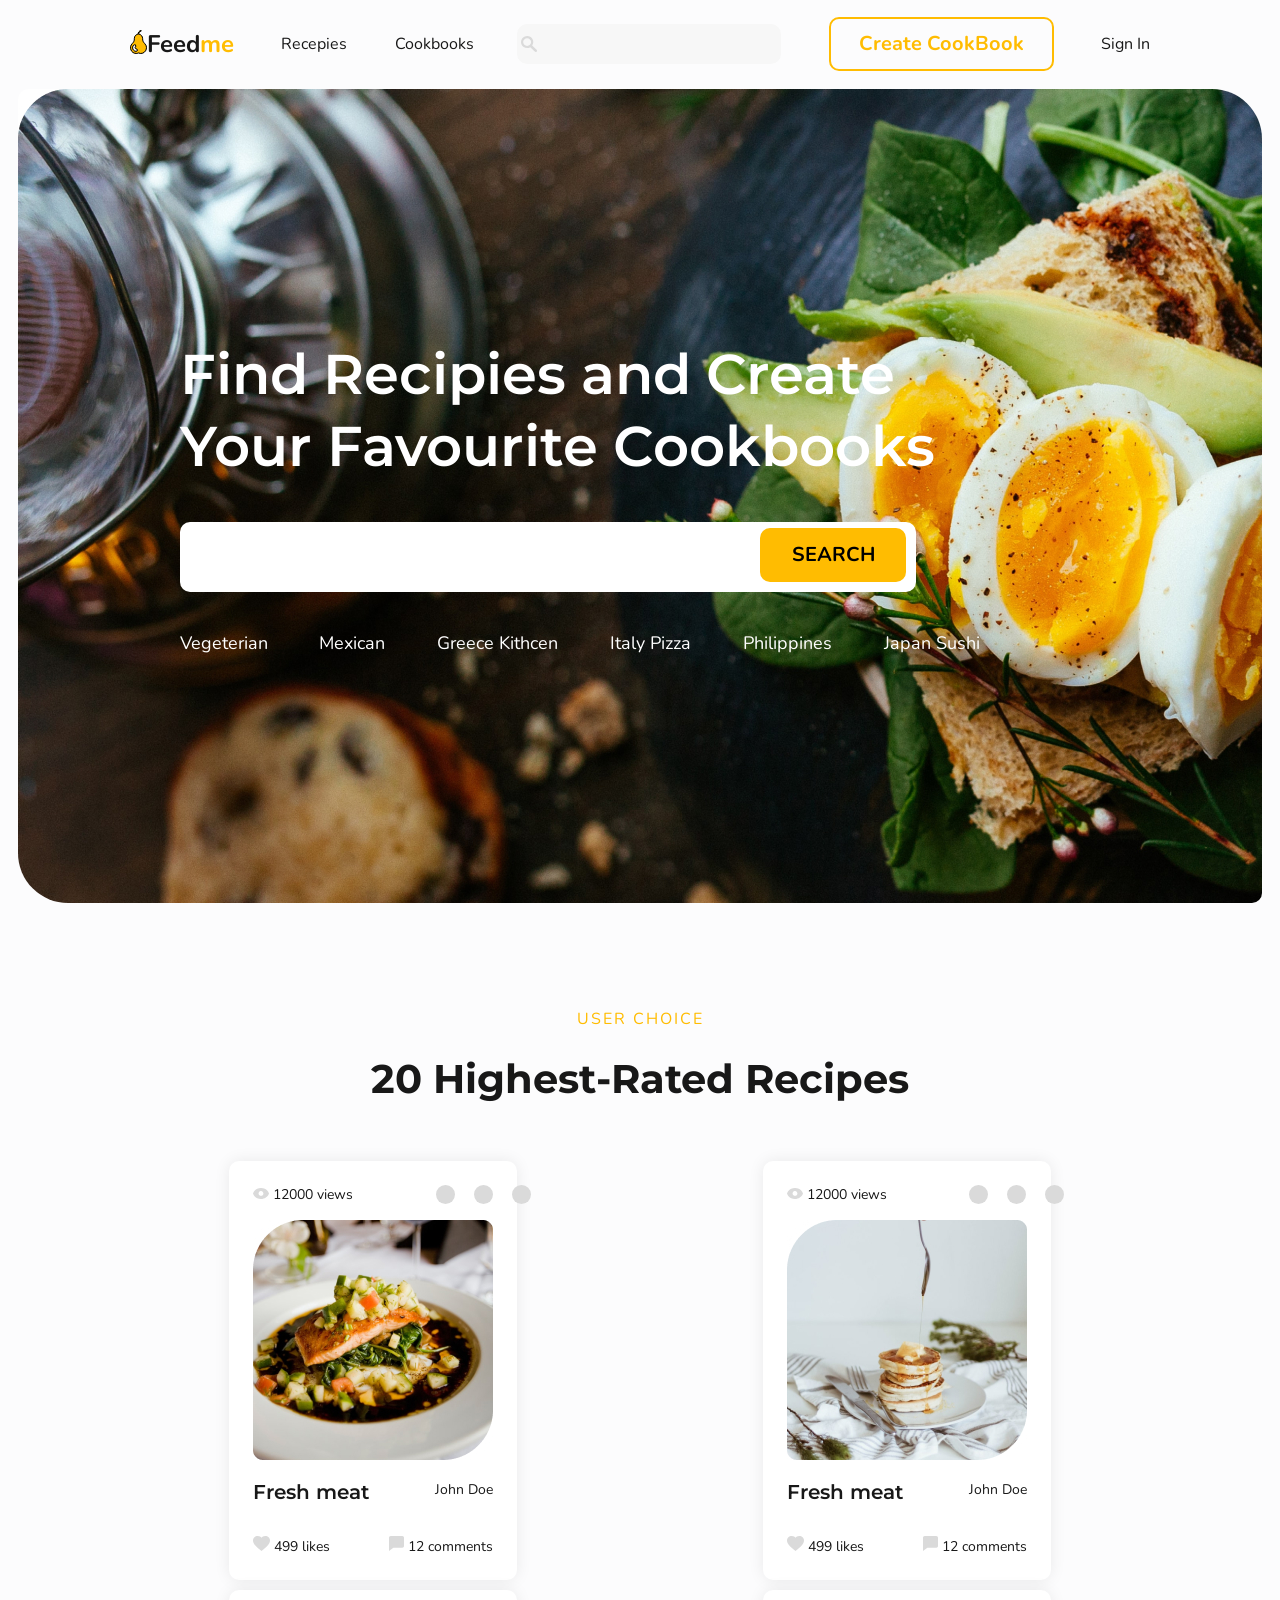
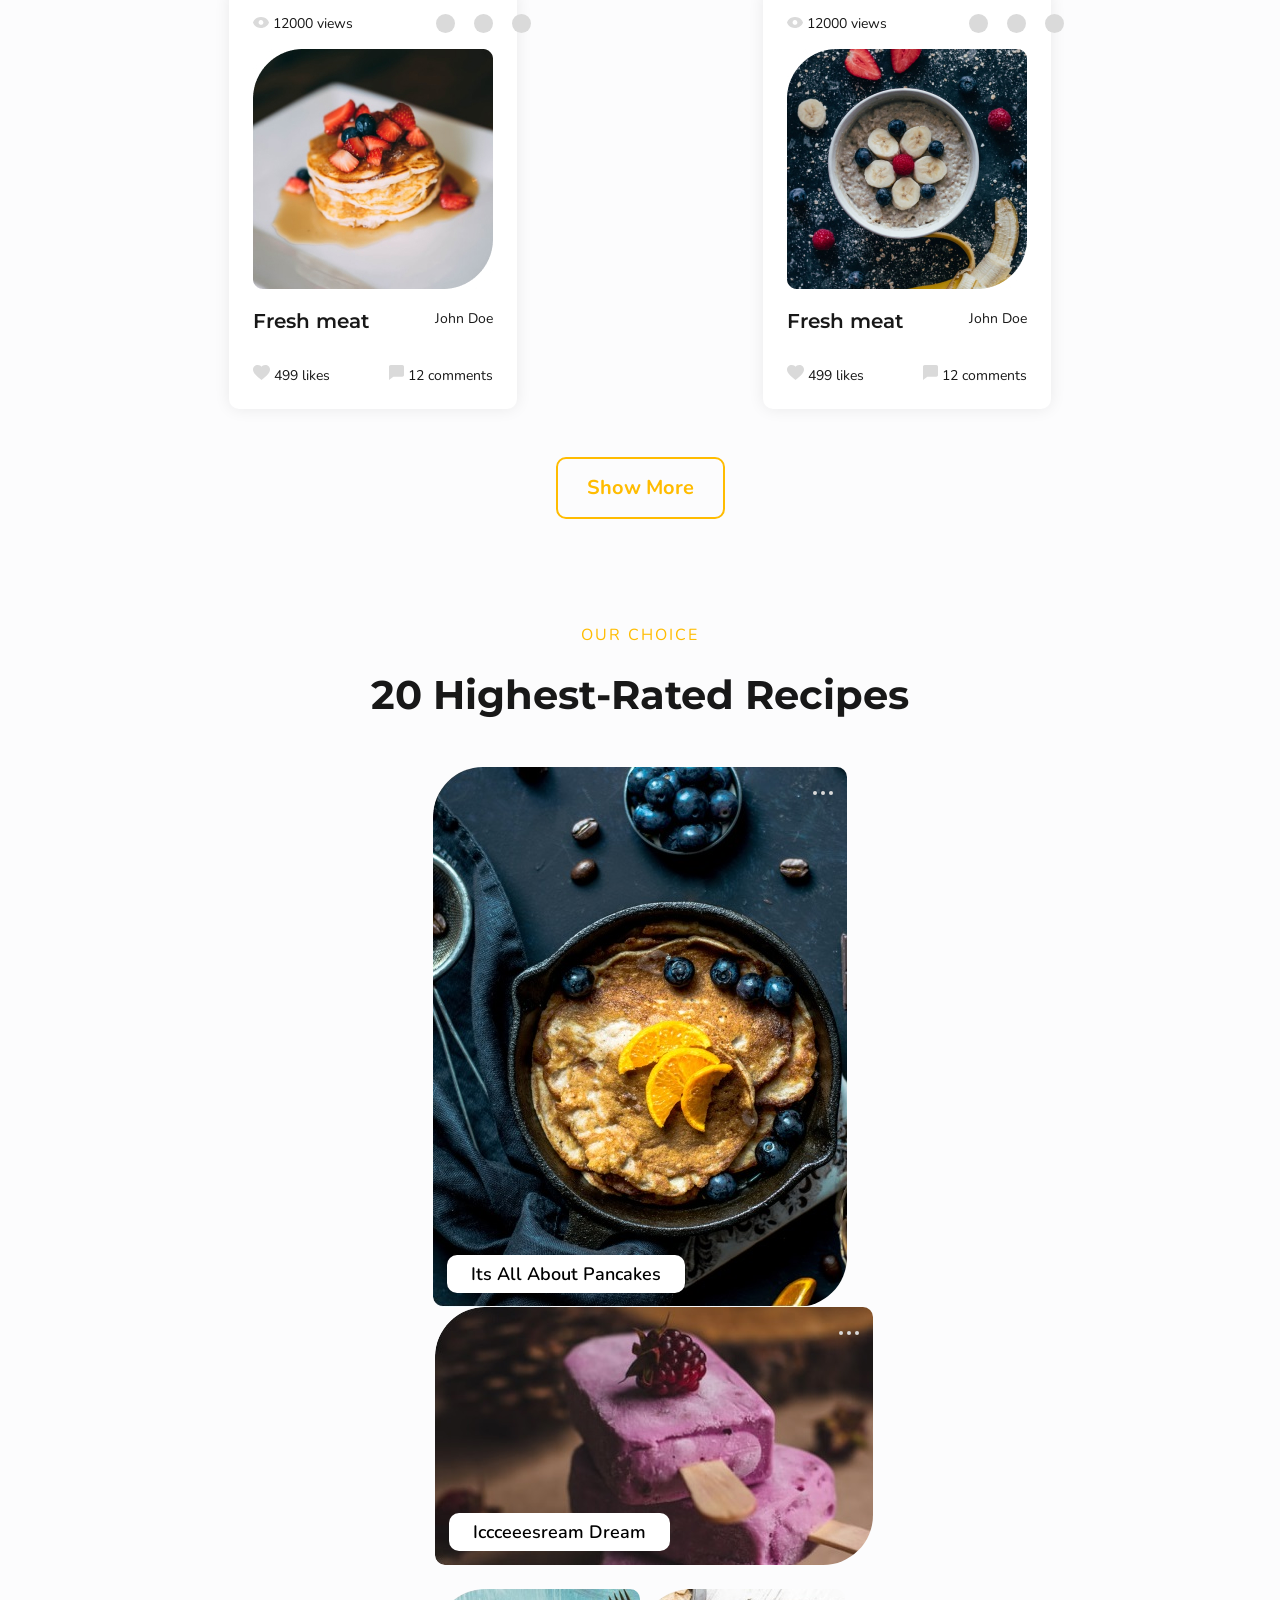
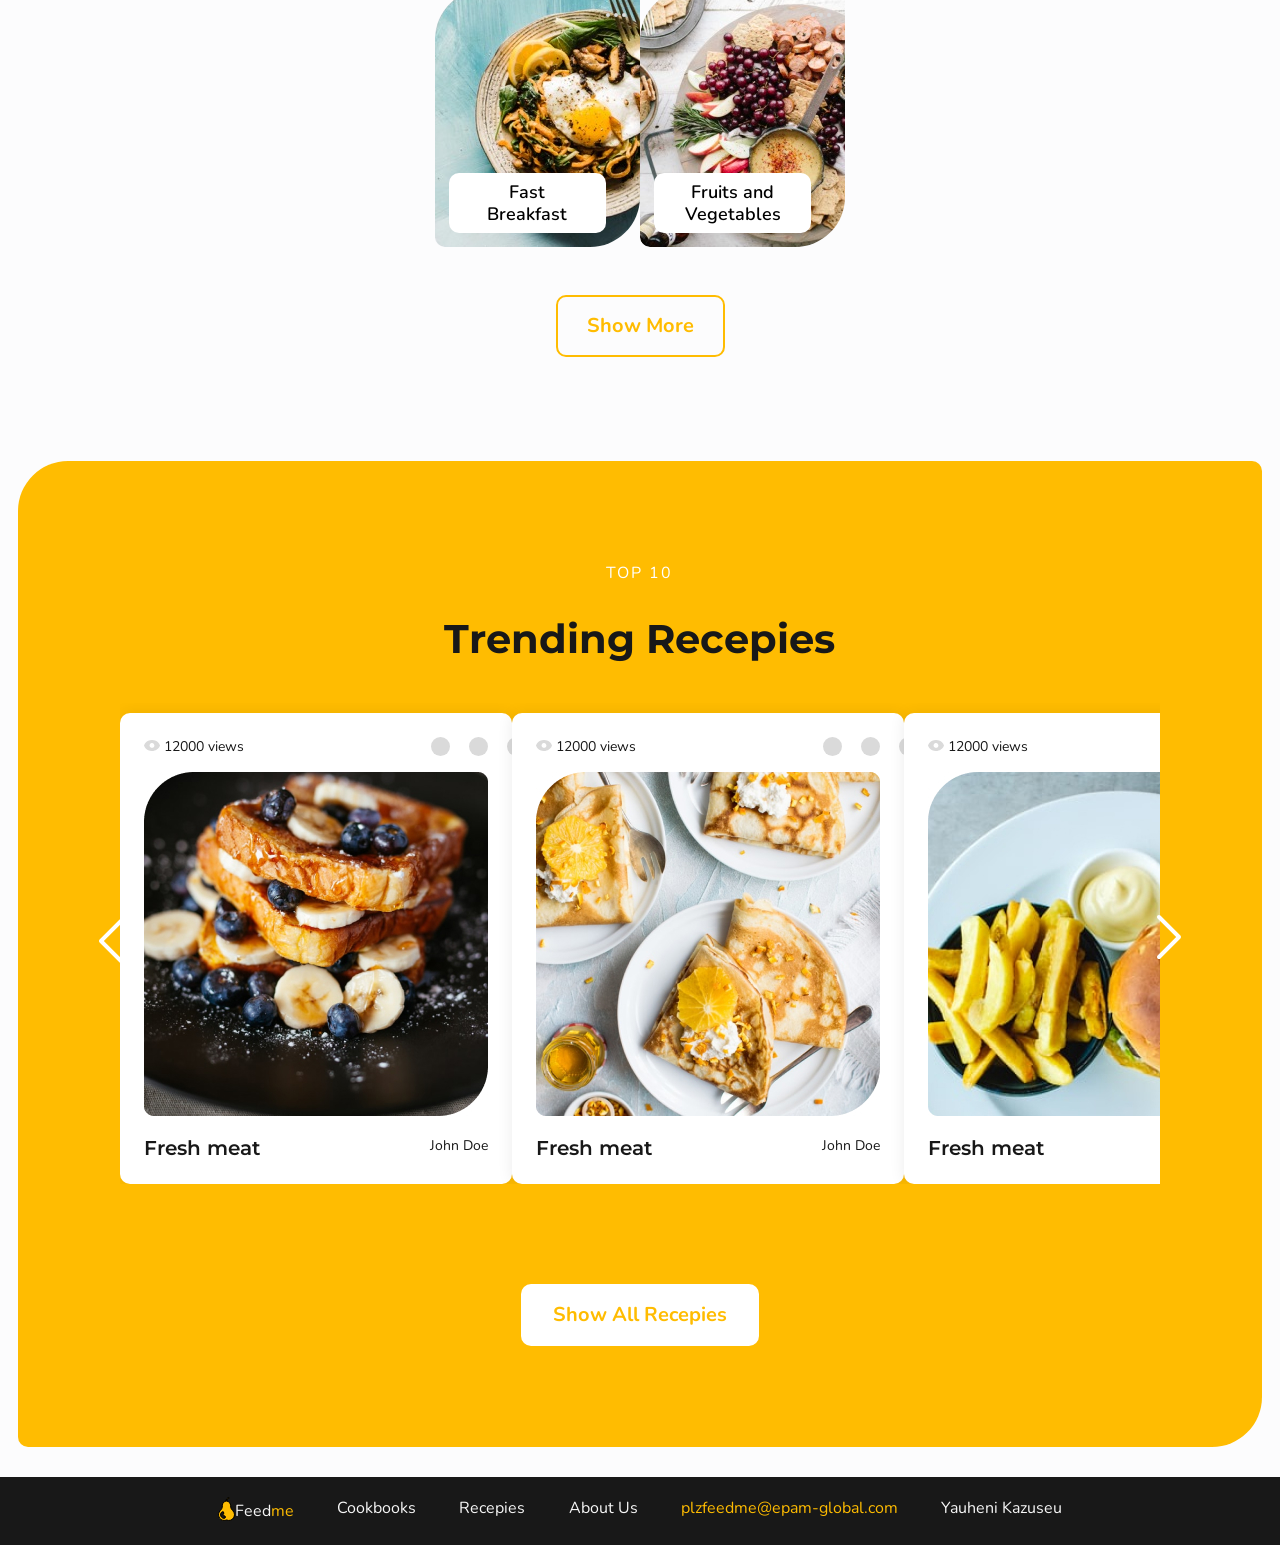
<file: angular-final-task/project-templates/Home page/index.html>
<!DOCTYPE html>
<html lang="en">
<head>
  <meta charset="UTF-8">
  <meta http-equiv="X-UA-Compatible" content="IE=edge">
  <meta name="viewport" content="width=device-width, initial-scale=1.0">
  <title>Home page</title>
  <link rel="shortcut icon" href="assets/icon.jpg" type="image/x-icon">
  <link rel="preconnect" href="https://fonts.googleapis.com">
  <link rel="preconnect" href="https://fonts.gstatic.com" crossorigin>
  <link href="https://fonts.googleapis.com/css2?family=Nunito:ital,wght@0,200;0,300;0,400;0,600;0,700;0,800;0,900;1,200;1,300;1,400;1,600;1,700;1,800;1,900&display=swap" rel="stylesheet">
  <link rel="preconnect" href="https://fonts.googleapis.com">
  <link rel="preconnect" href="https://fonts.gstatic.com" crossorigin>
  <link href="https://fonts.googleapis.com/css2?family=Montserrat:ital,wght@0,100;0,200;0,300;0,400;0,500;0,600;0,700;0,800;0,900;1,100;1,200;1,300;1,400;1,500;1,600;1,700;1,800;1,900&display=swap" rel="stylesheet">
  <link rel="stylesheet" href="style.css">
</head>
<body>
  <div class="wrapper">
    <div class="navigation">
      <div class="label">
        <div class="label__icon-wrapper">
          <svg width="17" height="24" viewBox="0 0 17 24" fill="none" xmlns="http://www.w3.org/2000/svg">
            <path d="M8.72142 3.70661L8.69458 4.15667L9.13949 4.22976C11.0826 4.54894 12.619 6.39487 12.619 8.58072V9.07412C12.619 10.718 13.3769 12.3139 14.7028 13.5772C19.2638 17.9241 14.3742 25.4125 8.68186 23.0403L8.48953 22.9601L8.29719 23.0403C7.60284 23.3296 6.88927 23.4733 6.17427 23.4733C1.09694 23.4733 -1.45394 17.1319 2.27625 13.5774C3.60216 12.3142 4.36003 10.7182 4.36003 9.07408V8.35806C4.36003 7.17612 4.85743 6.04367 5.72178 5.2522L5.72192 5.25208C6.29508 4.72684 7.00328 4.38348 7.75913 4.24522L8.15673 4.1725L8.16894 3.76849C8.1886 3.11786 8.39002 2.48666 8.76472 1.9382L8.76479 1.9381C9.28086 1.18229 10.0698 0.672612 10.9943 0.504868L10.9969 0.504368C11.1327 0.47897 11.2801 0.572079 11.3083 0.731147C11.3362 0.889467 11.2314 1.03207 11.0878 1.05818C10.3157 1.19834 9.64437 1.62343 9.2084 2.26196C8.90917 2.70009 8.75167 3.19942 8.72142 3.70661ZM5.50465 15.1811C5.02366 14.6633 4.21468 14.6377 3.70249 15.1267C1.33592 17.3822 2.98782 21.3515 6.17561 21.3515C6.88359 21.3515 7.4472 20.7725 7.4472 20.0707C7.4472 19.3688 6.88359 18.7898 6.17561 18.7898C5.25241 18.7898 4.7757 17.6307 5.45073 16.9869C5.95914 16.5022 5.98313 15.6948 5.50416 15.1806L5.1383 15.5214L5.50465 15.1811Z" fill="#FFBC01"/>
            <path d="M8.72142 3.70661L8.69458 4.15667L9.13949 4.22976C11.0826 4.54894 12.619 6.39487 12.619 8.58072V9.07412C12.619 10.718 13.3769 12.3139 14.7028 13.5772C19.2638 17.9241 14.3742 25.4125 8.68186 23.0403L8.48953 22.9601L8.29719 23.0403C7.60284 23.3296 6.88927 23.4733 6.17427 23.4733C1.09694 23.4733 -1.45394 17.1319 2.27625 13.5774C3.60216 12.3142 4.36003 10.7182 4.36003 9.07408V8.35806C4.36003 7.17612 4.85743 6.04367 5.72178 5.2522L5.72192 5.25208C6.29508 4.72684 7.00328 4.38348 7.75913 4.24522L8.15673 4.1725L8.16894 3.76849C8.1886 3.11786 8.39002 2.48666 8.76472 1.9382L8.76479 1.9381C9.28086 1.18229 10.0698 0.672612 10.9943 0.504868L10.9969 0.504368C11.1327 0.47897 11.2801 0.572079 11.3083 0.731147C11.3362 0.889467 11.2314 1.03207 11.0878 1.05818C10.3157 1.19834 9.64437 1.62343 9.2084 2.26196C8.90917 2.70009 8.75167 3.19942 8.72142 3.70661ZM5.50465 15.1811C5.02366 14.6633 4.21468 14.6377 3.70249 15.1267C1.33592 17.3822 2.98782 21.3515 6.17561 21.3515C6.88359 21.3515 7.4472 20.7725 7.4472 20.0707C7.4472 19.3688 6.88359 18.7898 6.17561 18.7898C5.25241 18.7898 4.7757 17.6307 5.45073 16.9869C5.95914 16.5022 5.98313 15.6948 5.50416 15.1806L5.1383 15.5214L5.50465 15.1811Z" stroke="black"/>
            <path d="M8.72142 3.70661L8.69458 4.15667L9.13949 4.22976C11.0826 4.54894 12.619 6.39487 12.619 8.58072V9.07412C12.619 10.718 13.3769 12.3139 14.7028 13.5772C19.2638 17.9241 14.3742 25.4125 8.68186 23.0403L8.48953 22.9601L8.29719 23.0403C7.60284 23.3296 6.88927 23.4733 6.17427 23.4733C1.09694 23.4733 -1.45394 17.1319 2.27625 13.5774C3.60216 12.3142 4.36003 10.7182 4.36003 9.07408V8.35806C4.36003 7.17612 4.85743 6.04367 5.72178 5.2522L5.72192 5.25208C6.29508 4.72684 7.00328 4.38348 7.75913 4.24522L8.15673 4.1725L8.16894 3.76849C8.1886 3.11786 8.39002 2.48666 8.76472 1.9382L8.76479 1.9381C9.28086 1.18229 10.0698 0.672612 10.9943 0.504868L10.9969 0.504368C11.1327 0.47897 11.2801 0.572079 11.3083 0.731147C11.3362 0.889467 11.2314 1.03207 11.0878 1.05818C10.3157 1.19834 9.64437 1.62343 9.2084 2.26196C8.90917 2.70009 8.75167 3.19942 8.72142 3.70661ZM5.50465 15.1811C5.02366 14.6633 4.21468 14.6377 3.70249 15.1267C1.33592 17.3822 2.98782 21.3515 6.17561 21.3515C6.88359 21.3515 7.4472 20.7725 7.4472 20.0707C7.4472 19.3688 6.88359 18.7898 6.17561 18.7898C5.25241 18.7898 4.7757 17.6307 5.45073 16.9869C5.95914 16.5022 5.98313 15.6948 5.50416 15.1806L5.1383 15.5214L5.50465 15.1811Z" stroke="black" stroke-opacity="0.2"/>
          </svg>            
        </div>
        <p class="label__text">Feed<span class="label__text-yellow">me</span></p>
      </div>
      <div class="recepies">
        <a href="#">Recepies</a>
      </div>
      <div class="cookbooks">
        <a href="#">Cookbooks</a>
      </div>
      <div class="search">
        <svg xmlns="http://www.w3.org/2000/svg" width="16" height="16" viewBox="0 0 16 16" fill="none">
          <path d="M11.1468 9.49438C13.1058 6.78229 12.4506 3.02684 9.68429 1.10668C6.91795 -0.813484 3.08739 -0.171594 1.12882 2.54095C-0.829756 5.25304 -0.175027 9.00803 2.59178 10.9282C4.56626 12.2987 7.17676 12.4042 9.25935 11.1984L13.7844 15.6082C14.273 16.1124 15.0859 16.1326 15.6003 15.6536C16.1146 15.175 16.1352 14.3781 15.6471 13.8738C15.6316 13.8578 15.6166 13.8431 15.6003 13.8279L11.1468 9.49438ZM6.13406 9.90548C3.94804 9.90594 2.17573 8.16976 2.17432 6.02661C2.17386 3.88346 3.94476 2.14591 6.13125 2.14499C8.31446 2.14407 10.0858 3.8775 10.09 6.01789C10.0938 8.1615 8.32382 9.90181 6.13686 9.90548C6.13593 9.90548 6.13546 9.90548 6.13406 9.90548Z" fill="#DADADA"/>
        </svg>
        <input type="search" name="" id="">
      </div>
      <div class="create-button">
        <button>Create CookBook</button>
      </div>
      <div class="signIn">
        <a href="#">Sign In</a>
      </div>
    </div>
    <div class="find-recepies">
      <div class="find-recepies__main-label">
        <p>Find Recipies and Сreate Your Favourite Сookbooks</p>
      </div>
      <div class="find-recepies__search">
        <input type="search" name="" id="">
        <button>search</button>
      </div>
      <div class="find-recepies__examples">
        <p class="examples__item">Vegeterian</p>
        <p class="examples__item">Mexican</p>
        <p class="examples__item">Greece Kithcen</p>
        <p class="examples__item">Italy Pizza</p>
        <p class="examples__item">Philippines</p>
        <p class="examples__item">Japan Sushi</p>
      </div>
    </div>
    <div class="user-choice">
      <p class="user-choice__text">user choice</p>
      <div class="user-choice__recipes">
        <p class="recepies__main-label">20 Highest-Rated Recipes</p>
        <div class="recepies__recepies-cards">
          <div class="recepies-cards__card">
            <div class="card__header">
              <div class="header__views">
                <img src="assets/eye.svg" alt="views">
                <span>12000 views</span>
              </div>
              <div class="header__more">
                <img src="assets/more.svg" alt="more">
              </div>
            </div>
            <div class="card__picture">
              <img src="assets/casey-lee-awj7sRviVXo-unsplash 1.jpg" alt="">
            </div>
            <div class="card__main-info">
              <p class="main-info__name">Fresh meat</p>
              <p class="main-info__author">John Doe</p>
            </div>
            <div class="card__footer">
              <div class="footer__likes">
                <img src="assets/heart.svg" alt="likes">
                <span>499 likes</span>
              </div>
              <div class="footer__comments">
                <img src="assets/comment.svg" alt="comments">
                <span>12 comments</span>
              </div>
            </div>
          </div>
          <div class="recepies-cards__card">
            <div class="card__header">
              <div class="header__views">
                <img src="assets/eye.svg" alt="views">
                <span>12000 views</span>
              </div>
              <div class="header__more">
                <img src="assets/more.svg" alt="more">
              </div>
            </div>
            <div class="card__picture">
              <img src="assets/casey-lee-awj7sRviVXo-unsplash 1 (0).jpg" alt="">
            </div>
            <div class="card__main-info">
              <p class="main-info__name">Fresh meat</p>
              <p class="main-info__author">John Doe</p>
            </div>
            <div class="card__footer">
              <div class="footer__likes">
                <img src="assets/heart.svg" alt="likes">
                <span>499 likes</span>
              </div>
              <div class="footer__comments">
                <img src="assets/comment.svg" alt="comments">
                <span>12 comments</span>
              </div>
            </div>
          </div>
          <div class="recepies-cards__card">
            <div class="card__header">
              <div class="header__views">
                <img src="assets/eye.svg" alt="views">
                <span>12000 views</span>
              </div>
              <div class="header__more">
                <img src="assets/more.svg" alt="more">
              </div>
            </div>
            <div class="card__picture">
              <img src="assets/casey-lee-awj7sRviVXo-unsplash 1 (1).jpg" alt="">
            </div>
            <div class="card__main-info">
              <p class="main-info__name">Fresh meat</p>
              <p class="main-info__author">John Doe</p>
            </div>
            <div class="card__footer">
              <div class="footer__likes">
                <img src="assets/heart.svg" alt="likes">
                <span>499 likes</span>
              </div>
              <div class="footer__comments">
                <img src="assets/comment.svg" alt="comments">
                <span>12 comments</span>
              </div>
            </div>
          </div>
          <div class="recepies-cards__card">
            <div class="card__header">
              <div class="header__views">
                <img src="assets/eye.svg" alt="views">
                <span>12000 views</span>
              </div>
              <div class="header__more">
                <img src="assets/more.svg" alt="more">
              </div>
            </div>
            <div class="card__picture">
              <img src="assets/casey-lee-awj7sRviVXo-unsplash 1 (2).jpg" alt="">
            </div>
            <div class="card__main-info">
              <p class="main-info__name">Fresh meat</p>
              <p class="main-info__author">John Doe</p>
            </div>
            <div class="card__footer">
              <div class="footer__likes">
                <img src="assets/heart.svg" alt="likes">
                <span>499 likes</span>
              </div>
              <div class="footer__comments">
                <img src="assets/comment.svg" alt="comments">
                <span>12 comments</span>
              </div>
            </div>
          </div>
        </div>
        <div class="recepies__button">
          <button>Show More</button>
        </div>
      </div>
    </div>
    <div class="our-choice">
      <p class="our-choice__text">our choice</p>
      <div class="our-choice__cookbooks">
        <p class="cookbooks__main-label">20 Highest-Rated Recipes</p>
        <div class="cookbooks__cookbooks-cards">
            <div class="cookbooks-cards__left-card cookbooks-cards__button-and-more">
              <div class="left-card__button cookbooks-cards__button">
                <button>Its All About Pancakes</button>
              </div>
              <div class="left-card__more cookbooks-cards__more">
                <img src="assets/more.svg" alt="more">
              </div>
            </div>
            <div class="cookbooks-cards__right-cards">
               <div class="right-cards__top-card cookbooks-cards__button-and-more">
                <div class="top-card__button cookbooks-cards__button">
                  <button>Iccceeesream Dream</button>
                </div>
                <div class="top-card__more cookbooks-cards__more">
                  <img src="assets/more.svg" alt="more">
                </div>
               </div>
               <div class="right-cards__bottom-cards">
                 <div class="bottom-cards__left-bottom-card cookbooks-cards__button-and-more">
                  <div class="left-bottom-card__button cookbooks-cards__button">
                    <button>Fast Breakfast</button>
                  </div>
                  <div class="left-bottom-card__more cookbooks-cards__more">
                    <img src="assets/more.svg" alt="more">
                  </div>
                 </div>
                 <div class="bottom-cards__right-bottom-card cookbooks-cards__button-and-more">
                  <div class="right-bottom-card__button cookbooks-cards__button">
                    <button>Fruits and Vegetables</button>
                  </div>
                  <div class="right-bottom-card__more cookbooks-cards__more">
                    <img src="assets/more.svg" alt="more">
                  </div>
                 </div>
               </div>
            </div>
        </div>
      </div>
      <div class="cookbooks__button">
        <button>Show More</button>
      </div>
    </div>
    <div class="trending">
      <p class="trending__text">top 10</p>
      <div class="trending__trend-recepies">
        <p class="trend-recepies__main-label">Trending Recepies</p>
          <div id="carousel" class="trend-recepies__carousel">
            <button class="arrow carousel__prev">
              <svg xmlns="http://www.w3.org/2000/svg" width="48" height="48" viewBox="0 0 48 48" fill="none">
                <path fill-rule="evenodd" clip-rule="evenodd" d="M12.5858 45.4142C11.8047 44.6332 11.8047 43.3668 12.5858 42.5858L31.1716 24L12.5858 5.41421C11.8047 4.63316 11.8047 3.36683 12.5858 2.58578C13.3668 1.80474 14.6332 1.80474 15.4142 2.58578L35.4142 22.5858C36.1953 23.3668 36.1953 24.6332 35.4142 25.4142L15.4142 45.4142C14.6332 46.1953 13.3668 46.1953 12.5858 45.4142Z" fill="white"/>
              </svg>
            </button>
            <div class="carousel__gallery">
              <div class="gallery__trending-card">
                <div class="trending-card__header">
                  <div class="header__views">
                    <img src="assets/eye.svg" alt="views">
                    <span>12000 views</span>
                  </div>
                  <div class="header__more">
                    <img src="assets/more.svg" alt="more">
                  </div>
                </div>
                <div class="trending-card__picture">
                  <img src="assets/joseph-gonzalez-zcUgjyqEwe8-unsplash 1.jpg" alt="">
                </div>
                <div class="trending-card__main-info-trend-card">
                  <p class="main-info-trend-card__name">Fresh meat</p>
                  <p class="main-info-trend-card__author">John Doe</p>
                </div>
              </div>
              <div class="gallery__trending-card">
                <div class="trending-card__header">
                  <div class="header__views">
                    <img src="assets/eye.svg" alt="views">
                    <span>12000 views</span>
                  </div>
                  <div class="header__more">
                    <img src="assets/more.svg" alt="more">
                  </div>
                </div>
                <div class="trending-card__picture">
                  <img src="assets/joseph-gonzalez-zcUgjyqEwe8-unsplash 1 (1).jpg" alt="">
                </div>
                <div class="trending-card__main-info-trend-card">
                  <p class="main-info-trend-card__name">Fresh meat</p>
                  <p class="main-info-trend-card__author">John Doe</p>
                </div>
              </div>
              <div class="gallery__trending-card">
                <div class="trending-card__header">
                  <div class="header__views">
                    <img src="assets/eye.svg" alt="views">
                    <span>12000 views</span>
                  </div>
                  <div class="header__more">
                    <img src="assets/more.svg" alt="more">
                  </div>
                </div>
                <div class="trending-card__picture">
                  <img src="assets/joseph-gonzalez-zcUgjyqEwe8-unsplash 1 (2).jpg" alt="">
                </div>
                <div class="trending-card__main-info-trend-card">
                  <p class="main-info-trend-card__name">Fresh meat</p>
                  <p class="main-info-trend-card__author">John Doe</p>
                </div>
              </div>
            </div>
            <button class="arrow carousel__next">
              <svg xmlns="http://www.w3.org/2000/svg" width="48" height="48" viewBox="0 0 48 48" fill="none">
                <path fill-rule="evenodd" clip-rule="evenodd" d="M12.5858 45.4142C11.8047 44.6332 11.8047 43.3668 12.5858 42.5858L31.1716 24L12.5858 5.41421C11.8047 4.63316 11.8047 3.36683 12.5858 2.58578C13.3668 1.80474 14.6332 1.80474 15.4142 2.58578L35.4142 22.5858C36.1953 23.3668 36.1953 24.6332 35.4142 25.4142L15.4142 45.4142C14.6332 46.1953 13.3668 46.1953 12.5858 45.4142Z" fill="white"/>
              </svg>
            </button>
          </div> 
      </div>
      <div class="trend-recepies__button">
        <button>Show All Recepies</button>
      </div>
    </div>
  </div>
  <div class="footer__wrapper">
    <div class="footer">
      <div class="footer__item">
        <div class="label">
          <div class="label__icon-wrapper">
            <svg width="17" height="24" viewBox="0 0 17 24" fill="none" xmlns="http://www.w3.org/2000/svg">
              <path d="M8.72142 3.70661L8.69458 4.15667L9.13949 4.22976C11.0826 4.54894 12.619 6.39487 12.619 8.58072V9.07412C12.619 10.718 13.3769 12.3139 14.7028 13.5772C19.2638 17.9241 14.3742 25.4125 8.68186 23.0403L8.48953 22.9601L8.29719 23.0403C7.60284 23.3296 6.88927 23.4733 6.17427 23.4733C1.09694 23.4733 -1.45394 17.1319 2.27625 13.5774C3.60216 12.3142 4.36003 10.7182 4.36003 9.07408V8.35806C4.36003 7.17612 4.85743 6.04367 5.72178 5.2522L5.72192 5.25208C6.29508 4.72684 7.00328 4.38348 7.75913 4.24522L8.15673 4.1725L8.16894 3.76849C8.1886 3.11786 8.39002 2.48666 8.76472 1.9382L8.76479 1.9381C9.28086 1.18229 10.0698 0.672612 10.9943 0.504868L10.9969 0.504368C11.1327 0.47897 11.2801 0.572079 11.3083 0.731147C11.3362 0.889467 11.2314 1.03207 11.0878 1.05818C10.3157 1.19834 9.64437 1.62343 9.2084 2.26196C8.90917 2.70009 8.75167 3.19942 8.72142 3.70661ZM5.50465 15.1811C5.02366 14.6633 4.21468 14.6377 3.70249 15.1267C1.33592 17.3822 2.98782 21.3515 6.17561 21.3515C6.88359 21.3515 7.4472 20.7725 7.4472 20.0707C7.4472 19.3688 6.88359 18.7898 6.17561 18.7898C5.25241 18.7898 4.7757 17.6307 5.45073 16.9869C5.95914 16.5022 5.98313 15.6948 5.50416 15.1806L5.1383 15.5214L5.50465 15.1811Z" fill="#FFBC01"/>
              <path d="M8.72142 3.70661L8.69458 4.15667L9.13949 4.22976C11.0826 4.54894 12.619 6.39487 12.619 8.58072V9.07412C12.619 10.718 13.3769 12.3139 14.7028 13.5772C19.2638 17.9241 14.3742 25.4125 8.68186 23.0403L8.48953 22.9601L8.29719 23.0403C7.60284 23.3296 6.88927 23.4733 6.17427 23.4733C1.09694 23.4733 -1.45394 17.1319 2.27625 13.5774C3.60216 12.3142 4.36003 10.7182 4.36003 9.07408V8.35806C4.36003 7.17612 4.85743 6.04367 5.72178 5.2522L5.72192 5.25208C6.29508 4.72684 7.00328 4.38348 7.75913 4.24522L8.15673 4.1725L8.16894 3.76849C8.1886 3.11786 8.39002 2.48666 8.76472 1.9382L8.76479 1.9381C9.28086 1.18229 10.0698 0.672612 10.9943 0.504868L10.9969 0.504368C11.1327 0.47897 11.2801 0.572079 11.3083 0.731147C11.3362 0.889467 11.2314 1.03207 11.0878 1.05818C10.3157 1.19834 9.64437 1.62343 9.2084 2.26196C8.90917 2.70009 8.75167 3.19942 8.72142 3.70661ZM5.50465 15.1811C5.02366 14.6633 4.21468 14.6377 3.70249 15.1267C1.33592 17.3822 2.98782 21.3515 6.17561 21.3515C6.88359 21.3515 7.4472 20.7725 7.4472 20.0707C7.4472 19.3688 6.88359 18.7898 6.17561 18.7898C5.25241 18.7898 4.7757 17.6307 5.45073 16.9869C5.95914 16.5022 5.98313 15.6948 5.50416 15.1806L5.1383 15.5214L5.50465 15.1811Z" stroke="black"/>
              <path d="M8.72142 3.70661L8.69458 4.15667L9.13949 4.22976C11.0826 4.54894 12.619 6.39487 12.619 8.58072V9.07412C12.619 10.718 13.3769 12.3139 14.7028 13.5772C19.2638 17.9241 14.3742 25.4125 8.68186 23.0403L8.48953 22.9601L8.29719 23.0403C7.60284 23.3296 6.88927 23.4733 6.17427 23.4733C1.09694 23.4733 -1.45394 17.1319 2.27625 13.5774C3.60216 12.3142 4.36003 10.7182 4.36003 9.07408V8.35806C4.36003 7.17612 4.85743 6.04367 5.72178 5.2522L5.72192 5.25208C6.29508 4.72684 7.00328 4.38348 7.75913 4.24522L8.15673 4.1725L8.16894 3.76849C8.1886 3.11786 8.39002 2.48666 8.76472 1.9382L8.76479 1.9381C9.28086 1.18229 10.0698 0.672612 10.9943 0.504868L10.9969 0.504368C11.1327 0.47897 11.2801 0.572079 11.3083 0.731147C11.3362 0.889467 11.2314 1.03207 11.0878 1.05818C10.3157 1.19834 9.64437 1.62343 9.2084 2.26196C8.90917 2.70009 8.75167 3.19942 8.72142 3.70661ZM5.50465 15.1811C5.02366 14.6633 4.21468 14.6377 3.70249 15.1267C1.33592 17.3822 2.98782 21.3515 6.17561 21.3515C6.88359 21.3515 7.4472 20.7725 7.4472 20.0707C7.4472 19.3688 6.88359 18.7898 6.17561 18.7898C5.25241 18.7898 4.7757 17.6307 5.45073 16.9869C5.95914 16.5022 5.98313 15.6948 5.50416 15.1806L5.1383 15.5214L5.50465 15.1811Z" stroke="black" stroke-opacity="0.2"/>
            </svg>              
          </div>
          <p class="label__text label__text-white">Feed<span class="label__text-yellow">me</span></p>
        </div>
      </div>
      <div class="footer__item">
        <p>Cookbooks</p>
      </div>
      <div class="footer__item">
        <p>Recepies</p>
      </div>
      <div class="footer__item">
        <p>About Us</p>
      </div>
      <div class="footer__item footer__item-mail">
        <p>plzfeedme@epam-global.com</p>
      </div>
      <div class="footer__item">
        <p>Yauheni Kazuseu</p>
      </div>
    </div>
  </div>
</body>
</html>
</file>
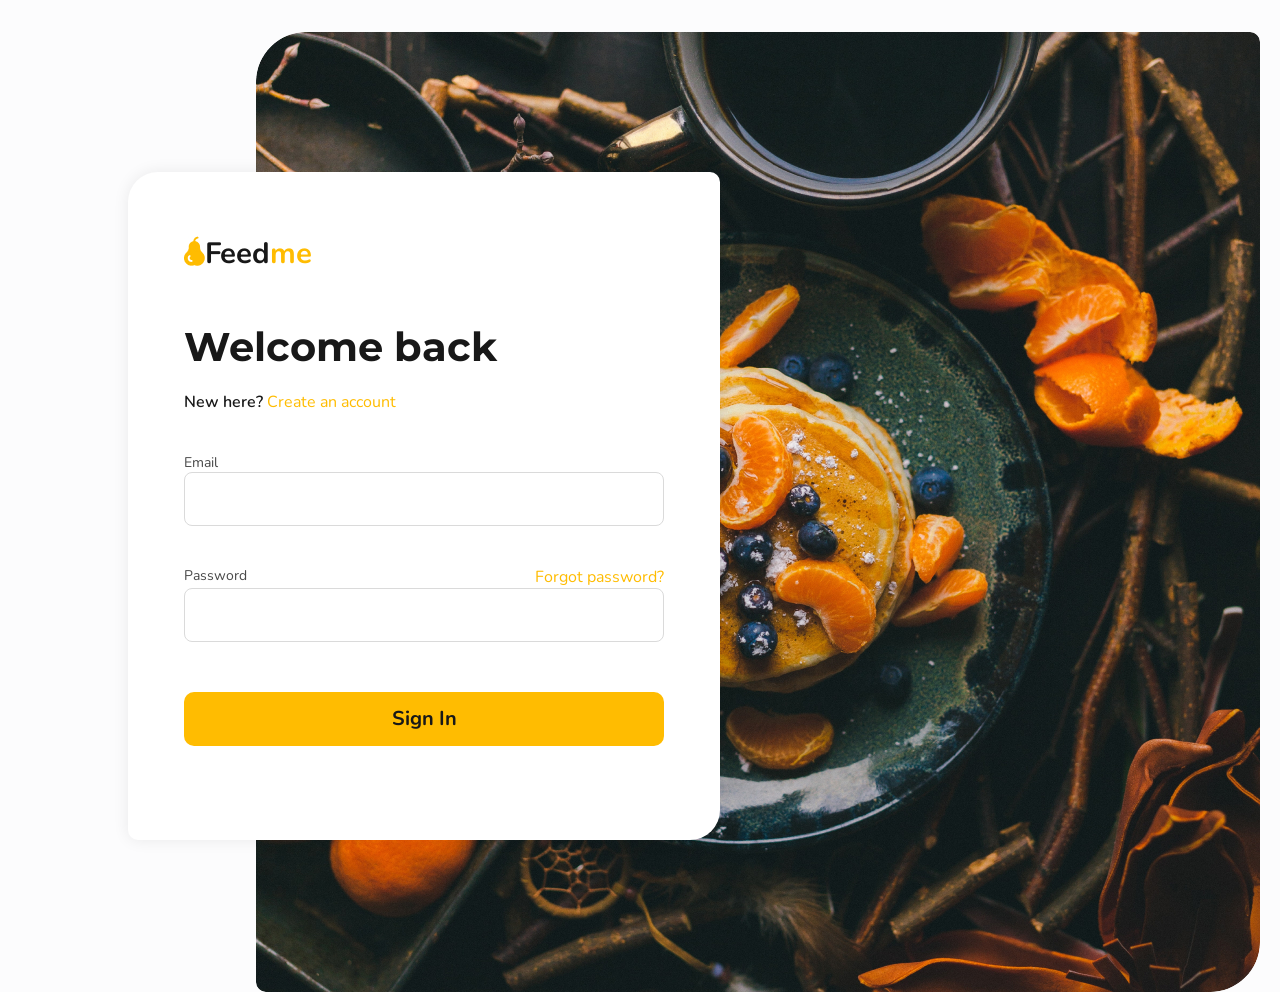
<file: angular-final-task/project-templates/Log In/index.html>
<!DOCTYPE html>
<html lang="en">
<head>
  <meta charset="UTF-8">
  <meta http-equiv="X-UA-Compatible" content="IE=edge">
  <meta name="viewport" content="width=device-width, initial-scale=1.0">
  <title>Sign In</title>
  <link rel="shortcut icon" href="assets/icon.jpg" type="image/x-icon">
  <link rel="preconnect" href="https://fonts.googleapis.com">
  <link rel="preconnect" href="https://fonts.gstatic.com" crossorigin>
  <link href="https://fonts.googleapis.com/css2?family=Nunito:ital,wght@0,200;0,300;0,400;0,600;0,700;0,800;0,900;1,200;1,300;1,400;1,600;1,700;1,800;1,900&display=swap" rel="stylesheet">
  <link rel="preconnect" href="https://fonts.googleapis.com">
  <link rel="preconnect" href="https://fonts.gstatic.com" crossorigin>
  <link href="https://fonts.googleapis.com/css2?family=Montserrat:ital,wght@0,100;0,200;0,300;0,400;0,500;0,600;0,700;0,800;0,900;1,100;1,200;1,300;1,400;1,500;1,600;1,700;1,800;1,900&display=swap" rel="stylesheet">
  <link rel="stylesheet" href="style.css">
</head>
<body>
  <div class="back-photo">
    <div class="back-photo__form">
      <div class="label">
        <div class="label__icon-wrapper">
          <img class="icon" src="assets/icon.jpg" alt="">
        </div>
        <p class="label__text">Feed<span class="label__text-yellow">me</span></p>
      </div>
      <div class="create">
        <p class="create__main-label">Welcome back</p>
        <span class="create__new">New here?</span>
        <a class="create__create-link">Create an account</a>
      </div>
      <div class="email">
        <label class="email__label" for="mail">Email</label>
        <input class="email__input" type="text" name="mail">
      </div>
      <div class="password">
        <div class="password__label-wrapper">
          <label for="password">Password</label>
          <a>Forgot password?</a>
        </div>
        <input class="password__input" type="text" name="password">
      </div>
      <div class="signin">
        <button class="signin__button">Sign In</button>
      </div>
    </div>
  </div>
</body>
</html>
</file>
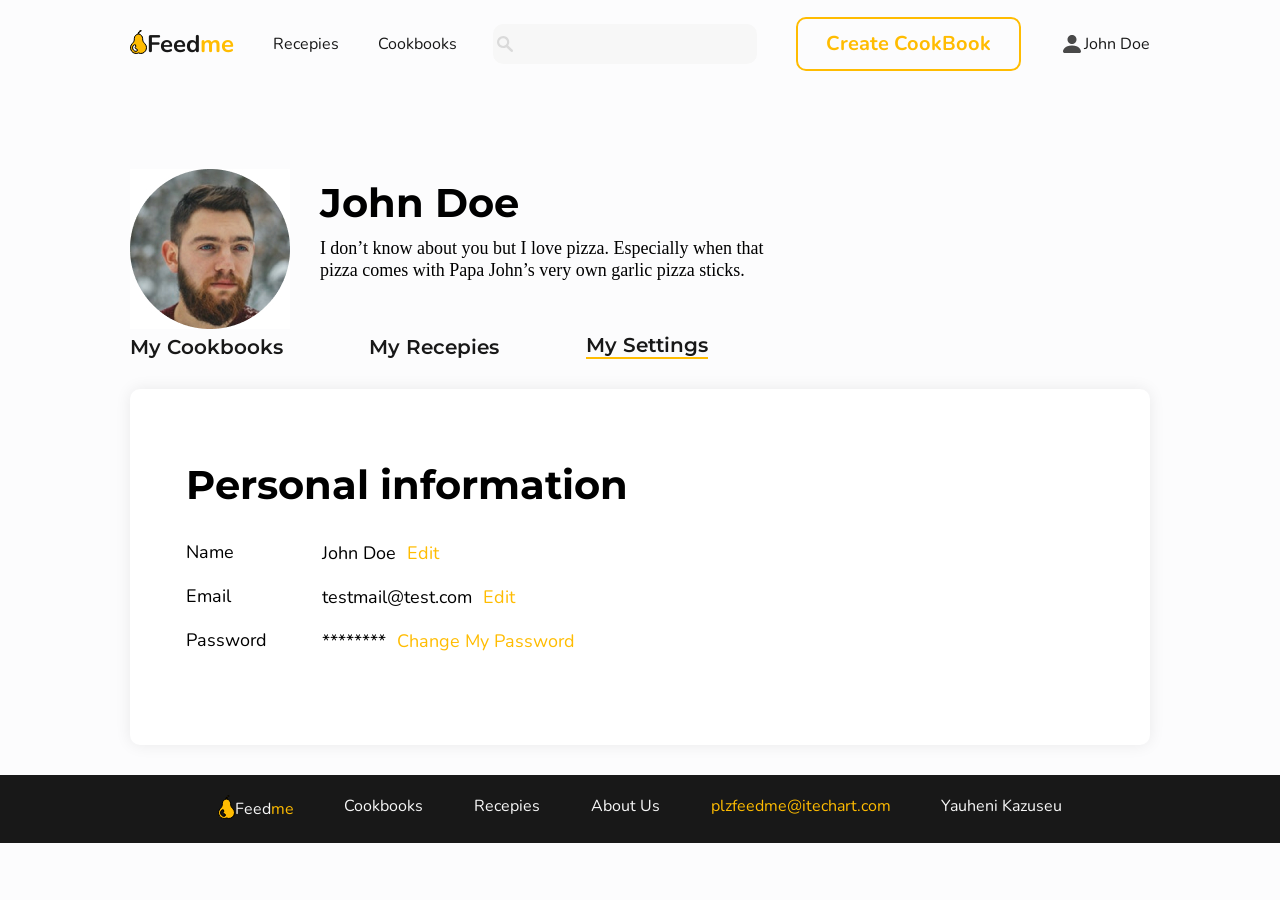
<file: angular-final-task/project-templates/My Settings Profile/index.html>
<!DOCTYPE html>
<html lang="en">
<head>
  <meta charset="UTF-8">
  <meta http-equiv="X-UA-Compatible" content="IE=edge">
  <meta name="viewport" content="width=device-width, initial-scale=1.0">
  <title>Home page</title>
  <link rel="shortcut icon" href="assets/icon.jpg" type="image/x-icon">
  <link rel="preconnect" href="https://fonts.googleapis.com">
  <link rel="preconnect" href="https://fonts.gstatic.com" crossorigin>
  <link href="https://fonts.googleapis.com/css2?family=Nunito:ital,wght@0,200;0,300;0,400;0,600;0,700;0,800;0,900;1,200;1,300;1,400;1,600;1,700;1,800;1,900&display=swap" rel="stylesheet">
  <link rel="preconnect" href="https://fonts.googleapis.com">
  <link rel="preconnect" href="https://fonts.gstatic.com" crossorigin>
  <link href="https://fonts.googleapis.com/css2?family=Montserrat:ital,wght@0,100;0,200;0,300;0,400;0,500;0,600;0,700;0,800;0,900;1,100;1,200;1,300;1,400;1,500;1,600;1,700;1,800;1,900&display=swap" rel="stylesheet">
  <link rel="stylesheet" href="style.css">
</head>
<body>
  <div class="wrapper">
    <div class="navigation">
      <div class="label">
        <div class="label__icon-wrapper">
          <svg width="17" height="24" viewBox="0 0 17 24" fill="none" xmlns="http://www.w3.org/2000/svg">
            <path d="M8.72142 3.70661L8.69458 4.15667L9.13949 4.22976C11.0826 4.54894 12.619 6.39487 12.619 8.58072V9.07412C12.619 10.718 13.3769 12.3139 14.7028 13.5772C19.2638 17.9241 14.3742 25.4125 8.68186 23.0403L8.48953 22.9601L8.29719 23.0403C7.60284 23.3296 6.88927 23.4733 6.17427 23.4733C1.09694 23.4733 -1.45394 17.1319 2.27625 13.5774C3.60216 12.3142 4.36003 10.7182 4.36003 9.07408V8.35806C4.36003 7.17612 4.85743 6.04367 5.72178 5.2522L5.72192 5.25208C6.29508 4.72684 7.00328 4.38348 7.75913 4.24522L8.15673 4.1725L8.16894 3.76849C8.1886 3.11786 8.39002 2.48666 8.76472 1.9382L8.76479 1.9381C9.28086 1.18229 10.0698 0.672612 10.9943 0.504868L10.9969 0.504368C11.1327 0.47897 11.2801 0.572079 11.3083 0.731147C11.3362 0.889467 11.2314 1.03207 11.0878 1.05818C10.3157 1.19834 9.64437 1.62343 9.2084 2.26196C8.90917 2.70009 8.75167 3.19942 8.72142 3.70661ZM5.50465 15.1811C5.02366 14.6633 4.21468 14.6377 3.70249 15.1267C1.33592 17.3822 2.98782 21.3515 6.17561 21.3515C6.88359 21.3515 7.4472 20.7725 7.4472 20.0707C7.4472 19.3688 6.88359 18.7898 6.17561 18.7898C5.25241 18.7898 4.7757 17.6307 5.45073 16.9869C5.95914 16.5022 5.98313 15.6948 5.50416 15.1806L5.1383 15.5214L5.50465 15.1811Z" fill="#FFBC01"/>
            <path d="M8.72142 3.70661L8.69458 4.15667L9.13949 4.22976C11.0826 4.54894 12.619 6.39487 12.619 8.58072V9.07412C12.619 10.718 13.3769 12.3139 14.7028 13.5772C19.2638 17.9241 14.3742 25.4125 8.68186 23.0403L8.48953 22.9601L8.29719 23.0403C7.60284 23.3296 6.88927 23.4733 6.17427 23.4733C1.09694 23.4733 -1.45394 17.1319 2.27625 13.5774C3.60216 12.3142 4.36003 10.7182 4.36003 9.07408V8.35806C4.36003 7.17612 4.85743 6.04367 5.72178 5.2522L5.72192 5.25208C6.29508 4.72684 7.00328 4.38348 7.75913 4.24522L8.15673 4.1725L8.16894 3.76849C8.1886 3.11786 8.39002 2.48666 8.76472 1.9382L8.76479 1.9381C9.28086 1.18229 10.0698 0.672612 10.9943 0.504868L10.9969 0.504368C11.1327 0.47897 11.2801 0.572079 11.3083 0.731147C11.3362 0.889467 11.2314 1.03207 11.0878 1.05818C10.3157 1.19834 9.64437 1.62343 9.2084 2.26196C8.90917 2.70009 8.75167 3.19942 8.72142 3.70661ZM5.50465 15.1811C5.02366 14.6633 4.21468 14.6377 3.70249 15.1267C1.33592 17.3822 2.98782 21.3515 6.17561 21.3515C6.88359 21.3515 7.4472 20.7725 7.4472 20.0707C7.4472 19.3688 6.88359 18.7898 6.17561 18.7898C5.25241 18.7898 4.7757 17.6307 5.45073 16.9869C5.95914 16.5022 5.98313 15.6948 5.50416 15.1806L5.1383 15.5214L5.50465 15.1811Z" stroke="black"/>
            <path d="M8.72142 3.70661L8.69458 4.15667L9.13949 4.22976C11.0826 4.54894 12.619 6.39487 12.619 8.58072V9.07412C12.619 10.718 13.3769 12.3139 14.7028 13.5772C19.2638 17.9241 14.3742 25.4125 8.68186 23.0403L8.48953 22.9601L8.29719 23.0403C7.60284 23.3296 6.88927 23.4733 6.17427 23.4733C1.09694 23.4733 -1.45394 17.1319 2.27625 13.5774C3.60216 12.3142 4.36003 10.7182 4.36003 9.07408V8.35806C4.36003 7.17612 4.85743 6.04367 5.72178 5.2522L5.72192 5.25208C6.29508 4.72684 7.00328 4.38348 7.75913 4.24522L8.15673 4.1725L8.16894 3.76849C8.1886 3.11786 8.39002 2.48666 8.76472 1.9382L8.76479 1.9381C9.28086 1.18229 10.0698 0.672612 10.9943 0.504868L10.9969 0.504368C11.1327 0.47897 11.2801 0.572079 11.3083 0.731147C11.3362 0.889467 11.2314 1.03207 11.0878 1.05818C10.3157 1.19834 9.64437 1.62343 9.2084 2.26196C8.90917 2.70009 8.75167 3.19942 8.72142 3.70661ZM5.50465 15.1811C5.02366 14.6633 4.21468 14.6377 3.70249 15.1267C1.33592 17.3822 2.98782 21.3515 6.17561 21.3515C6.88359 21.3515 7.4472 20.7725 7.4472 20.0707C7.4472 19.3688 6.88359 18.7898 6.17561 18.7898C5.25241 18.7898 4.7757 17.6307 5.45073 16.9869C5.95914 16.5022 5.98313 15.6948 5.50416 15.1806L5.1383 15.5214L5.50465 15.1811Z" stroke="black" stroke-opacity="0.2"/>
          </svg>            
        </div>
        <p class="label__text">Feed<span class="label__text-yellow">me</span></p>
      </div>
      <div class="recepies">
        <a href="#">Recepies</a>
      </div>
      <div class="cookbooks">
        <a href="#">Cookbooks</a>
      </div>
      <div class="search">
        <svg xmlns="http://www.w3.org/2000/svg" width="16" height="16" viewBox="0 0 16 16" fill="none">
          <path d="M11.1468 9.49438C13.1058 6.78229 12.4506 3.02684 9.68429 1.10668C6.91795 -0.813484 3.08739 -0.171594 1.12882 2.54095C-0.829756 5.25304 -0.175027 9.00803 2.59178 10.9282C4.56626 12.2987 7.17676 12.4042 9.25935 11.1984L13.7844 15.6082C14.273 16.1124 15.0859 16.1326 15.6003 15.6536C16.1146 15.175 16.1352 14.3781 15.6471 13.8738C15.6316 13.8578 15.6166 13.8431 15.6003 13.8279L11.1468 9.49438ZM6.13406 9.90548C3.94804 9.90594 2.17573 8.16976 2.17432 6.02661C2.17386 3.88346 3.94476 2.14591 6.13125 2.14499C8.31446 2.14407 10.0858 3.8775 10.09 6.01789C10.0938 8.1615 8.32382 9.90181 6.13686 9.90548C6.13593 9.90548 6.13546 9.90548 6.13406 9.90548Z" fill="#DADADA"/>
        </svg>
        <input type="search" name="" id="">
      </div>
      <div class="create-button">
        <button>Create CookBook</button>
      </div>
      <div class="user">
        <svg xmlns="http://www.w3.org/2000/svg" width="24" height="24" viewBox="0 0 24 24" fill="none">
          <path fill-rule="evenodd" clip-rule="evenodd" d="M19.5 21C19.5 21 21 21 21 19.5C21 18 19.5 13.5 12 13.5C4.5 13.5 3 18 3 19.5C3 21 4.5 21 4.5 21H19.5ZM16.5 7.5C16.5 8.69347 16.0259 9.83807 15.182 10.682C14.3381 11.5259 13.1935 12 12 12C10.8065 12 9.66193 11.5259 8.81802 10.682C7.97411 9.83807 7.5 8.69347 7.5 7.5C7.5 6.30653 7.97411 5.16193 8.81802 4.31802C9.66193 3.47411 10.8065 3 12 3C13.1935 3 14.3381 3.47411 15.182 4.31802C16.0259 5.16193 16.5 6.30653 16.5 7.5Z" fill="#494949"/>
        </svg>
        <a href="#">John Doe</a>
      </div>
    </div>
    <div class="user-main">
      <div class="user-main__photo">
        <img src="assets/Rectangle 199.jpg" alt="">
      </div>
      <div class="user-main__info">
        <h1>John Doe</h1>
        <p>I don’t know about you but I love pizza. Especially when that pizza comes with Papa John’s very own garlic pizza sticks.</p>
      </div>
    </div>
    <div class="profile-show">
      <div class="profile-show__navigation">
        <div class="navigation-right">
          <a href="">My Cookbooks</a>
          <a href="">My Recepies</a>
          <a href="" class="navigation__link-active">My Settings</a>
        </div>
      </div>
      <div class="profile-show__personal-info">
        <p class="personal-info__label">Personal information</p>
        <div class="personal-info__information">
          <div class="information__name">
            <h4>Name</h4>
            <p>John Doe 
              <button>Edit</button>
            </p>
          </div>
          <div class="information__mail">
            <h4>Email</h4>
            <p>testmail@test.com 
              <button>Edit</button>
            </p>
          </div>
          <div class="information__password">
            <h4>Password</h4>
            <p>********
              <button>Change My Password</button>
            </p>
          </div>
        </div>
      </div>
    </div>
  </div>
  <div class="footer__wrapper">
    <div class="footer">
      <div class="footer__item">
        <div class="label">
          <div class="label__icon-wrapper">
            <svg width="17" height="24" viewBox="0 0 17 24" fill="none" xmlns="http://www.w3.org/2000/svg">
              <path d="M8.72142 3.70661L8.69458 4.15667L9.13949 4.22976C11.0826 4.54894 12.619 6.39487 12.619 8.58072V9.07412C12.619 10.718 13.3769 12.3139 14.7028 13.5772C19.2638 17.9241 14.3742 25.4125 8.68186 23.0403L8.48953 22.9601L8.29719 23.0403C7.60284 23.3296 6.88927 23.4733 6.17427 23.4733C1.09694 23.4733 -1.45394 17.1319 2.27625 13.5774C3.60216 12.3142 4.36003 10.7182 4.36003 9.07408V8.35806C4.36003 7.17612 4.85743 6.04367 5.72178 5.2522L5.72192 5.25208C6.29508 4.72684 7.00328 4.38348 7.75913 4.24522L8.15673 4.1725L8.16894 3.76849C8.1886 3.11786 8.39002 2.48666 8.76472 1.9382L8.76479 1.9381C9.28086 1.18229 10.0698 0.672612 10.9943 0.504868L10.9969 0.504368C11.1327 0.47897 11.2801 0.572079 11.3083 0.731147C11.3362 0.889467 11.2314 1.03207 11.0878 1.05818C10.3157 1.19834 9.64437 1.62343 9.2084 2.26196C8.90917 2.70009 8.75167 3.19942 8.72142 3.70661ZM5.50465 15.1811C5.02366 14.6633 4.21468 14.6377 3.70249 15.1267C1.33592 17.3822 2.98782 21.3515 6.17561 21.3515C6.88359 21.3515 7.4472 20.7725 7.4472 20.0707C7.4472 19.3688 6.88359 18.7898 6.17561 18.7898C5.25241 18.7898 4.7757 17.6307 5.45073 16.9869C5.95914 16.5022 5.98313 15.6948 5.50416 15.1806L5.1383 15.5214L5.50465 15.1811Z" fill="#FFBC01"/>
              <path d="M8.72142 3.70661L8.69458 4.15667L9.13949 4.22976C11.0826 4.54894 12.619 6.39487 12.619 8.58072V9.07412C12.619 10.718 13.3769 12.3139 14.7028 13.5772C19.2638 17.9241 14.3742 25.4125 8.68186 23.0403L8.48953 22.9601L8.29719 23.0403C7.60284 23.3296 6.88927 23.4733 6.17427 23.4733C1.09694 23.4733 -1.45394 17.1319 2.27625 13.5774C3.60216 12.3142 4.36003 10.7182 4.36003 9.07408V8.35806C4.36003 7.17612 4.85743 6.04367 5.72178 5.2522L5.72192 5.25208C6.29508 4.72684 7.00328 4.38348 7.75913 4.24522L8.15673 4.1725L8.16894 3.76849C8.1886 3.11786 8.39002 2.48666 8.76472 1.9382L8.76479 1.9381C9.28086 1.18229 10.0698 0.672612 10.9943 0.504868L10.9969 0.504368C11.1327 0.47897 11.2801 0.572079 11.3083 0.731147C11.3362 0.889467 11.2314 1.03207 11.0878 1.05818C10.3157 1.19834 9.64437 1.62343 9.2084 2.26196C8.90917 2.70009 8.75167 3.19942 8.72142 3.70661ZM5.50465 15.1811C5.02366 14.6633 4.21468 14.6377 3.70249 15.1267C1.33592 17.3822 2.98782 21.3515 6.17561 21.3515C6.88359 21.3515 7.4472 20.7725 7.4472 20.0707C7.4472 19.3688 6.88359 18.7898 6.17561 18.7898C5.25241 18.7898 4.7757 17.6307 5.45073 16.9869C5.95914 16.5022 5.98313 15.6948 5.50416 15.1806L5.1383 15.5214L5.50465 15.1811Z" stroke="black"/>
              <path d="M8.72142 3.70661L8.69458 4.15667L9.13949 4.22976C11.0826 4.54894 12.619 6.39487 12.619 8.58072V9.07412C12.619 10.718 13.3769 12.3139 14.7028 13.5772C19.2638 17.9241 14.3742 25.4125 8.68186 23.0403L8.48953 22.9601L8.29719 23.0403C7.60284 23.3296 6.88927 23.4733 6.17427 23.4733C1.09694 23.4733 -1.45394 17.1319 2.27625 13.5774C3.60216 12.3142 4.36003 10.7182 4.36003 9.07408V8.35806C4.36003 7.17612 4.85743 6.04367 5.72178 5.2522L5.72192 5.25208C6.29508 4.72684 7.00328 4.38348 7.75913 4.24522L8.15673 4.1725L8.16894 3.76849C8.1886 3.11786 8.39002 2.48666 8.76472 1.9382L8.76479 1.9381C9.28086 1.18229 10.0698 0.672612 10.9943 0.504868L10.9969 0.504368C11.1327 0.47897 11.2801 0.572079 11.3083 0.731147C11.3362 0.889467 11.2314 1.03207 11.0878 1.05818C10.3157 1.19834 9.64437 1.62343 9.2084 2.26196C8.90917 2.70009 8.75167 3.19942 8.72142 3.70661ZM5.50465 15.1811C5.02366 14.6633 4.21468 14.6377 3.70249 15.1267C1.33592 17.3822 2.98782 21.3515 6.17561 21.3515C6.88359 21.3515 7.4472 20.7725 7.4472 20.0707C7.4472 19.3688 6.88359 18.7898 6.17561 18.7898C5.25241 18.7898 4.7757 17.6307 5.45073 16.9869C5.95914 16.5022 5.98313 15.6948 5.50416 15.1806L5.1383 15.5214L5.50465 15.1811Z" stroke="black" stroke-opacity="0.2"/>
            </svg>              
          </div>
          <p class="label__text label__text-white">Feed<span class="label__text-yellow">me</span></p>
        </div>
      </div>
      <div class="footer__item">
        <p>Cookbooks</p>
      </div>
      <div class="footer__item">
        <p>Recepies</p>
      </div>
      <div class="footer__item">
        <p>About Us</p>
      </div>
      <div class="footer__item footer__item-mail">
        <p>plzfeedme@itechart.com</p>
      </div>
      <div class="footer__item">
        <p>Yauheni Kazuseu</p>
      </div>
    </div>
  </div>
</body>
</html>
</file>
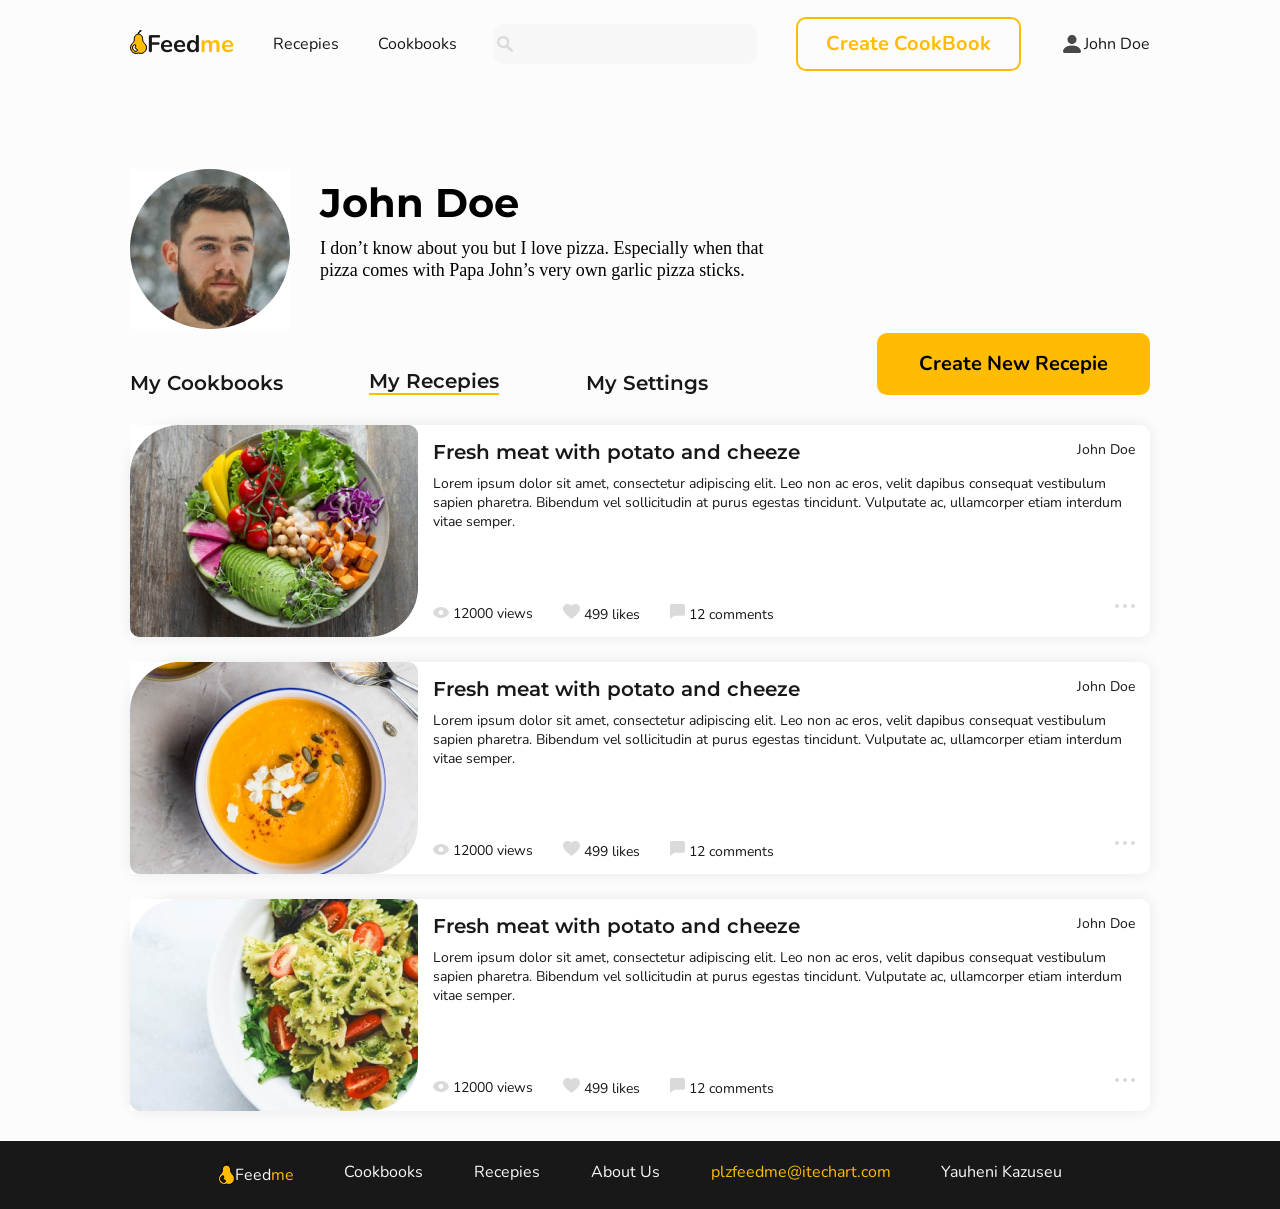
<file: angular-final-task/project-templates/Recepies Profile/index.html>
<!DOCTYPE html>
<html lang="en">
<head>
  <meta charset="UTF-8">
  <meta http-equiv="X-UA-Compatible" content="IE=edge">
  <meta name="viewport" content="width=device-width, initial-scale=1.0">
  <title>Home page</title>
  <link rel="shortcut icon" href="assets/icon.jpg" type="image/x-icon">
  <link rel="preconnect" href="https://fonts.googleapis.com">
  <link rel="preconnect" href="https://fonts.gstatic.com" crossorigin>
  <link href="https://fonts.googleapis.com/css2?family=Nunito:ital,wght@0,200;0,300;0,400;0,600;0,700;0,800;0,900;1,200;1,300;1,400;1,600;1,700;1,800;1,900&display=swap" rel="stylesheet">
  <link rel="preconnect" href="https://fonts.googleapis.com">
  <link rel="preconnect" href="https://fonts.gstatic.com" crossorigin>
  <link href="https://fonts.googleapis.com/css2?family=Montserrat:ital,wght@0,100;0,200;0,300;0,400;0,500;0,600;0,700;0,800;0,900;1,100;1,200;1,300;1,400;1,500;1,600;1,700;1,800;1,900&display=swap" rel="stylesheet">
  <link rel="stylesheet" href="style.css">
</head>
<body>
  <div class="wrapper">
    <div class="navigation">
      <div class="label">
        <div class="label__icon-wrapper">
          <svg width="17" height="24" viewBox="0 0 17 24" fill="none" xmlns="http://www.w3.org/2000/svg">
            <path d="M8.72142 3.70661L8.69458 4.15667L9.13949 4.22976C11.0826 4.54894 12.619 6.39487 12.619 8.58072V9.07412C12.619 10.718 13.3769 12.3139 14.7028 13.5772C19.2638 17.9241 14.3742 25.4125 8.68186 23.0403L8.48953 22.9601L8.29719 23.0403C7.60284 23.3296 6.88927 23.4733 6.17427 23.4733C1.09694 23.4733 -1.45394 17.1319 2.27625 13.5774C3.60216 12.3142 4.36003 10.7182 4.36003 9.07408V8.35806C4.36003 7.17612 4.85743 6.04367 5.72178 5.2522L5.72192 5.25208C6.29508 4.72684 7.00328 4.38348 7.75913 4.24522L8.15673 4.1725L8.16894 3.76849C8.1886 3.11786 8.39002 2.48666 8.76472 1.9382L8.76479 1.9381C9.28086 1.18229 10.0698 0.672612 10.9943 0.504868L10.9969 0.504368C11.1327 0.47897 11.2801 0.572079 11.3083 0.731147C11.3362 0.889467 11.2314 1.03207 11.0878 1.05818C10.3157 1.19834 9.64437 1.62343 9.2084 2.26196C8.90917 2.70009 8.75167 3.19942 8.72142 3.70661ZM5.50465 15.1811C5.02366 14.6633 4.21468 14.6377 3.70249 15.1267C1.33592 17.3822 2.98782 21.3515 6.17561 21.3515C6.88359 21.3515 7.4472 20.7725 7.4472 20.0707C7.4472 19.3688 6.88359 18.7898 6.17561 18.7898C5.25241 18.7898 4.7757 17.6307 5.45073 16.9869C5.95914 16.5022 5.98313 15.6948 5.50416 15.1806L5.1383 15.5214L5.50465 15.1811Z" fill="#FFBC01"/>
            <path d="M8.72142 3.70661L8.69458 4.15667L9.13949 4.22976C11.0826 4.54894 12.619 6.39487 12.619 8.58072V9.07412C12.619 10.718 13.3769 12.3139 14.7028 13.5772C19.2638 17.9241 14.3742 25.4125 8.68186 23.0403L8.48953 22.9601L8.29719 23.0403C7.60284 23.3296 6.88927 23.4733 6.17427 23.4733C1.09694 23.4733 -1.45394 17.1319 2.27625 13.5774C3.60216 12.3142 4.36003 10.7182 4.36003 9.07408V8.35806C4.36003 7.17612 4.85743 6.04367 5.72178 5.2522L5.72192 5.25208C6.29508 4.72684 7.00328 4.38348 7.75913 4.24522L8.15673 4.1725L8.16894 3.76849C8.1886 3.11786 8.39002 2.48666 8.76472 1.9382L8.76479 1.9381C9.28086 1.18229 10.0698 0.672612 10.9943 0.504868L10.9969 0.504368C11.1327 0.47897 11.2801 0.572079 11.3083 0.731147C11.3362 0.889467 11.2314 1.03207 11.0878 1.05818C10.3157 1.19834 9.64437 1.62343 9.2084 2.26196C8.90917 2.70009 8.75167 3.19942 8.72142 3.70661ZM5.50465 15.1811C5.02366 14.6633 4.21468 14.6377 3.70249 15.1267C1.33592 17.3822 2.98782 21.3515 6.17561 21.3515C6.88359 21.3515 7.4472 20.7725 7.4472 20.0707C7.4472 19.3688 6.88359 18.7898 6.17561 18.7898C5.25241 18.7898 4.7757 17.6307 5.45073 16.9869C5.95914 16.5022 5.98313 15.6948 5.50416 15.1806L5.1383 15.5214L5.50465 15.1811Z" stroke="black"/>
            <path d="M8.72142 3.70661L8.69458 4.15667L9.13949 4.22976C11.0826 4.54894 12.619 6.39487 12.619 8.58072V9.07412C12.619 10.718 13.3769 12.3139 14.7028 13.5772C19.2638 17.9241 14.3742 25.4125 8.68186 23.0403L8.48953 22.9601L8.29719 23.0403C7.60284 23.3296 6.88927 23.4733 6.17427 23.4733C1.09694 23.4733 -1.45394 17.1319 2.27625 13.5774C3.60216 12.3142 4.36003 10.7182 4.36003 9.07408V8.35806C4.36003 7.17612 4.85743 6.04367 5.72178 5.2522L5.72192 5.25208C6.29508 4.72684 7.00328 4.38348 7.75913 4.24522L8.15673 4.1725L8.16894 3.76849C8.1886 3.11786 8.39002 2.48666 8.76472 1.9382L8.76479 1.9381C9.28086 1.18229 10.0698 0.672612 10.9943 0.504868L10.9969 0.504368C11.1327 0.47897 11.2801 0.572079 11.3083 0.731147C11.3362 0.889467 11.2314 1.03207 11.0878 1.05818C10.3157 1.19834 9.64437 1.62343 9.2084 2.26196C8.90917 2.70009 8.75167 3.19942 8.72142 3.70661ZM5.50465 15.1811C5.02366 14.6633 4.21468 14.6377 3.70249 15.1267C1.33592 17.3822 2.98782 21.3515 6.17561 21.3515C6.88359 21.3515 7.4472 20.7725 7.4472 20.0707C7.4472 19.3688 6.88359 18.7898 6.17561 18.7898C5.25241 18.7898 4.7757 17.6307 5.45073 16.9869C5.95914 16.5022 5.98313 15.6948 5.50416 15.1806L5.1383 15.5214L5.50465 15.1811Z" stroke="black" stroke-opacity="0.2"/>
          </svg>            
        </div>
        <p class="label__text">Feed<span class="label__text-yellow">me</span></p>
      </div>
      <div class="recepies">
        <a href="#">Recepies</a>
      </div>
      <div class="cookbooks">
        <a href="#">Cookbooks</a>
      </div>
      <div class="search">
        <svg xmlns="http://www.w3.org/2000/svg" width="16" height="16" viewBox="0 0 16 16" fill="none">
          <path d="M11.1468 9.49438C13.1058 6.78229 12.4506 3.02684 9.68429 1.10668C6.91795 -0.813484 3.08739 -0.171594 1.12882 2.54095C-0.829756 5.25304 -0.175027 9.00803 2.59178 10.9282C4.56626 12.2987 7.17676 12.4042 9.25935 11.1984L13.7844 15.6082C14.273 16.1124 15.0859 16.1326 15.6003 15.6536C16.1146 15.175 16.1352 14.3781 15.6471 13.8738C15.6316 13.8578 15.6166 13.8431 15.6003 13.8279L11.1468 9.49438ZM6.13406 9.90548C3.94804 9.90594 2.17573 8.16976 2.17432 6.02661C2.17386 3.88346 3.94476 2.14591 6.13125 2.14499C8.31446 2.14407 10.0858 3.8775 10.09 6.01789C10.0938 8.1615 8.32382 9.90181 6.13686 9.90548C6.13593 9.90548 6.13546 9.90548 6.13406 9.90548Z" fill="#DADADA"/>
        </svg>
        <input type="search" name="" id="">
      </div>
      <div class="create-button">
        <button>Create CookBook</button>
      </div>
      <div class="user">
        <svg xmlns="http://www.w3.org/2000/svg" width="24" height="24" viewBox="0 0 24 24" fill="none">
          <path fill-rule="evenodd" clip-rule="evenodd" d="M19.5 21C19.5 21 21 21 21 19.5C21 18 19.5 13.5 12 13.5C4.5 13.5 3 18 3 19.5C3 21 4.5 21 4.5 21H19.5ZM16.5 7.5C16.5 8.69347 16.0259 9.83807 15.182 10.682C14.3381 11.5259 13.1935 12 12 12C10.8065 12 9.66193 11.5259 8.81802 10.682C7.97411 9.83807 7.5 8.69347 7.5 7.5C7.5 6.30653 7.97411 5.16193 8.81802 4.31802C9.66193 3.47411 10.8065 3 12 3C13.1935 3 14.3381 3.47411 15.182 4.31802C16.0259 5.16193 16.5 6.30653 16.5 7.5Z" fill="#494949"/>
        </svg>
        <a href="#">John Doe</a>
      </div>
    </div>
    <div class="user-main">
      <div class="user-main__photo">
        <img src="assets/Rectangle 199.jpg" alt="">
      </div>
      <div class="user-main__info">
        <h1>John Doe</h1>
        <p>I don’t know about you but I love pizza. Especially when that pizza comes with Papa John’s very own garlic pizza sticks.</p>
      </div>
    </div>
    <div class="recepies-show">
      <div class="recepies-show__navigation">
        <div class="navigation-right">
          <a href="">My Cookbooks</a>
          <a href="" class="navigation__link-active">My Recepies</a>
          <a href="">My Settings</a>
        </div>
        <button>Create New Recepie</button>
      </div>
      <div class="recepies-show__recepies-cards">
        <div class="recepies-cards__card">
          <div class="card__image">
            <img src="assets/casey-lee-awj7sRviVXo-unsplash 1 (2).jpg" alt="">
          </div>
          <div class="card__main">
            <div class="main__title">
              <p>Fresh meat with potato and cheeze</p>
              <span>John Doe</span>
            </div>
            <div class="main__info">
              <span>Lorem ipsum dolor sit amet, consectetur adipiscing elit. Leo non ac eros, velit dapibus consequat vestibulum sapien pharetra. Bibendum vel sollicitudin at purus egestas tincidunt. Vulputate ac, ullamcorper etiam interdum vitae semper.</span>
            </div>
            <div class="main__reactions">
              <div>
                <div class="reactions__views">
                  <svg xmlns="http://www.w3.org/2000/svg" width="16" height="11" viewBox="0 0 16 11" fill="none">
                    <path fill-rule="evenodd" clip-rule="evenodd" d="M4.2032 10.1859C5.38936 10.7369 6.6879 11.015 8 10.999C11.4994 11.0534 14.661 8.95625 15.916 5.74806L16 5.49981L15.92 5.25156C15.5332 4.27221 14.9594 3.37443 14.2296 2.60647C13.5419 1.86266 12.7163 1.25425 11.7968 0.813744C10.6106 0.262746 9.31209 -0.0153351 8 0.000654691C6.6879 -0.0153627 5.38937 0.26272 4.2032 0.813744C3.28403 1.25435 2.45867 1.86276 1.7712 2.60647C1.04499 3.37656 0.472652 4.27384 0.084 5.25156L0 5.49981L0.08 5.74806C0.468374 6.72664 1.04195 7.62415 1.7704 8.39315C2.45812 9.13693 3.28375 9.74533 4.2032 10.1859ZM7.99999 7.85656C6.84585 7.86407 5.84748 7.0689 5.61676 5.95839C5.38604 4.84789 5.9874 3.73222 7.05229 3.29514C8.11719 2.85807 9.34818 3.22167 9.99082 4.1631C10.6335 5.10453 10.5083 6.36086 9.69199 7.1621C9.24504 7.60616 8.63579 7.85622 7.99999 7.85656Z" fill="#DADADA"/>
                  </svg>
                  <span>12000 views</span>
                </div>
                <div class="reactions__likes">
                  <svg xmlns="http://www.w3.org/2000/svg" width="17" height="15" viewBox="0 0 17 15" fill="none">
                    <path d="M8.5 14.9933C7.95175 14.5169 7.3321 14.0213 6.67675 13.4941H6.66825C4.36051 11.645 1.74507 9.55276 0.589918 7.0457C0.210409 6.24754 0.00928776 5.37915 9.69506e-06 4.49866C-0.00252482 3.29051 0.491974 2.13234 1.37175 1.28592C2.25153 0.439505 3.44233 -0.0237223 4.67501 0.000936424C5.67854 0.00248964 6.66046 0.286693 7.5038 0.819688C7.87437 1.05538 8.20966 1.34047 8.5 1.66676C8.79196 1.34175 9.12734 1.05682 9.49705 0.819688C10.34 0.286587 11.3217 0.00236782 12.325 0.000936424C13.5577 -0.0237223 14.7485 0.439505 15.6282 1.28592C16.508 2.13234 17.0025 3.29051 17 4.49866C16.9913 5.38056 16.7902 6.25043 16.4101 7.04986C15.2549 9.55693 12.6403 11.6484 10.3326 13.4941L10.3241 13.5008C9.6679 14.0247 9.0491 14.5202 8.50085 15L8.5 14.9933Z" fill="#DADADA"/>
                  </svg>
                  <span>499 likes</span>
                </div>
                <div class="reactions__comments">
                  <svg xmlns="http://www.w3.org/2000/svg" width="15" height="15" viewBox="0 0 15 15" fill="none">
                    <path d="M0 15V1.66667C0 0.746192 0.746192 0 1.66667 0H13.3333C14.2538 0 15 0.746192 15 1.66667V10C15 10.9205 14.2538 11.6667 13.3333 11.6667H5C4.63928 11.666 4.28818 11.783 4 12L0 15Z" fill="#DADADA"/>
                  </svg>
                  <span>12 comments</span>
                </div>
              </div>
              <div class="reactions__more">
                <svg xmlns="http://www.w3.org/2000/svg" width="20" height="4" viewBox="0 0 20 4" fill="none">
                  <circle cx="2" cy="2" r="2" fill="#DADADA"/>
                  <circle cx="10" cy="2" r="2" fill="#DADADA"/>
                  <circle cx="18" cy="2" r="2" fill="#DADADA"/>
                </svg>
              </div>
            </div>
          </div>
        </div>
        <div class="recepies-cards__card">
          <div class="card__image">
            <img src="assets/casey-lee-awj7sRviVXo-unsplash 1 (11).jpg" alt="">
          </div>
          <div class="card__main">
            <div class="main__title">
              <p>Fresh meat with potato and cheeze</p>
              <span>John Doe</span>
            </div>
            <div class="main__info">
              <span>Lorem ipsum dolor sit amet, consectetur adipiscing elit. Leo non ac eros, velit dapibus consequat vestibulum sapien pharetra. Bibendum vel sollicitudin at purus egestas tincidunt. Vulputate ac, ullamcorper etiam interdum vitae semper.</span>
            </div>
            <div class="main__reactions">
              <div>
                <div class="reactions__views">
                  <svg xmlns="http://www.w3.org/2000/svg" width="16" height="11" viewBox="0 0 16 11" fill="none">
                    <path fill-rule="evenodd" clip-rule="evenodd" d="M4.2032 10.1859C5.38936 10.7369 6.6879 11.015 8 10.999C11.4994 11.0534 14.661 8.95625 15.916 5.74806L16 5.49981L15.92 5.25156C15.5332 4.27221 14.9594 3.37443 14.2296 2.60647C13.5419 1.86266 12.7163 1.25425 11.7968 0.813744C10.6106 0.262746 9.31209 -0.0153351 8 0.000654691C6.6879 -0.0153627 5.38937 0.26272 4.2032 0.813744C3.28403 1.25435 2.45867 1.86276 1.7712 2.60647C1.04499 3.37656 0.472652 4.27384 0.084 5.25156L0 5.49981L0.08 5.74806C0.468374 6.72664 1.04195 7.62415 1.7704 8.39315C2.45812 9.13693 3.28375 9.74533 4.2032 10.1859ZM7.99999 7.85656C6.84585 7.86407 5.84748 7.0689 5.61676 5.95839C5.38604 4.84789 5.9874 3.73222 7.05229 3.29514C8.11719 2.85807 9.34818 3.22167 9.99082 4.1631C10.6335 5.10453 10.5083 6.36086 9.69199 7.1621C9.24504 7.60616 8.63579 7.85622 7.99999 7.85656Z" fill="#DADADA"/>
                  </svg>
                  <span>12000 views</span>
                </div>
                <div class="reactions__likes">
                  <svg xmlns="http://www.w3.org/2000/svg" width="17" height="15" viewBox="0 0 17 15" fill="none">
                    <path d="M8.5 14.9933C7.95175 14.5169 7.3321 14.0213 6.67675 13.4941H6.66825C4.36051 11.645 1.74507 9.55276 0.589918 7.0457C0.210409 6.24754 0.00928776 5.37915 9.69506e-06 4.49866C-0.00252482 3.29051 0.491974 2.13234 1.37175 1.28592C2.25153 0.439505 3.44233 -0.0237223 4.67501 0.000936424C5.67854 0.00248964 6.66046 0.286693 7.5038 0.819688C7.87437 1.05538 8.20966 1.34047 8.5 1.66676C8.79196 1.34175 9.12734 1.05682 9.49705 0.819688C10.34 0.286587 11.3217 0.00236782 12.325 0.000936424C13.5577 -0.0237223 14.7485 0.439505 15.6282 1.28592C16.508 2.13234 17.0025 3.29051 17 4.49866C16.9913 5.38056 16.7902 6.25043 16.4101 7.04986C15.2549 9.55693 12.6403 11.6484 10.3326 13.4941L10.3241 13.5008C9.6679 14.0247 9.0491 14.5202 8.50085 15L8.5 14.9933Z" fill="#DADADA"/>
                  </svg>
                  <span>499 likes</span>
                </div>
                <div class="reactions__comments">
                  <svg xmlns="http://www.w3.org/2000/svg" width="15" height="15" viewBox="0 0 15 15" fill="none">
                    <path d="M0 15V1.66667C0 0.746192 0.746192 0 1.66667 0H13.3333C14.2538 0 15 0.746192 15 1.66667V10C15 10.9205 14.2538 11.6667 13.3333 11.6667H5C4.63928 11.666 4.28818 11.783 4 12L0 15Z" fill="#DADADA"/>
                  </svg>
                  <span>12 comments</span>
                </div>
              </div>
              <div class="reactions__more">
                <svg xmlns="http://www.w3.org/2000/svg" width="20" height="4" viewBox="0 0 20 4" fill="none">
                  <circle cx="2" cy="2" r="2" fill="#DADADA"/>
                  <circle cx="10" cy="2" r="2" fill="#DADADA"/>
                  <circle cx="18" cy="2" r="2" fill="#DADADA"/>
                </svg>
              </div>
            </div>
          </div>
        </div>
        <div class="recepies-cards__card">
          <div class="card__image">
            <img src="assets/casey-lee-awj7sRviVXo-unsplash 1 (3).jpg" alt="">
          </div>
          <div class="card__main">
            <div class="main__title">
              <p>Fresh meat with potato and cheeze</p>
              <span>John Doe</span>
            </div>
            <div class="main__info">
              <span>Lorem ipsum dolor sit amet, consectetur adipiscing elit. Leo non ac eros, velit dapibus consequat vestibulum sapien pharetra. Bibendum vel sollicitudin at purus egestas tincidunt. Vulputate ac, ullamcorper etiam interdum vitae semper.</span>
            </div>
            <div class="main__reactions">
              <div>
                <div class="reactions__views">
                  <svg xmlns="http://www.w3.org/2000/svg" width="16" height="11" viewBox="0 0 16 11" fill="none">
                    <path fill-rule="evenodd" clip-rule="evenodd" d="M4.2032 10.1859C5.38936 10.7369 6.6879 11.015 8 10.999C11.4994 11.0534 14.661 8.95625 15.916 5.74806L16 5.49981L15.92 5.25156C15.5332 4.27221 14.9594 3.37443 14.2296 2.60647C13.5419 1.86266 12.7163 1.25425 11.7968 0.813744C10.6106 0.262746 9.31209 -0.0153351 8 0.000654691C6.6879 -0.0153627 5.38937 0.26272 4.2032 0.813744C3.28403 1.25435 2.45867 1.86276 1.7712 2.60647C1.04499 3.37656 0.472652 4.27384 0.084 5.25156L0 5.49981L0.08 5.74806C0.468374 6.72664 1.04195 7.62415 1.7704 8.39315C2.45812 9.13693 3.28375 9.74533 4.2032 10.1859ZM7.99999 7.85656C6.84585 7.86407 5.84748 7.0689 5.61676 5.95839C5.38604 4.84789 5.9874 3.73222 7.05229 3.29514C8.11719 2.85807 9.34818 3.22167 9.99082 4.1631C10.6335 5.10453 10.5083 6.36086 9.69199 7.1621C9.24504 7.60616 8.63579 7.85622 7.99999 7.85656Z" fill="#DADADA"/>
                  </svg>
                  <span>12000 views</span>
                </div>
                <div class="reactions__likes">
                  <svg xmlns="http://www.w3.org/2000/svg" width="17" height="15" viewBox="0 0 17 15" fill="none">
                    <path d="M8.5 14.9933C7.95175 14.5169 7.3321 14.0213 6.67675 13.4941H6.66825C4.36051 11.645 1.74507 9.55276 0.589918 7.0457C0.210409 6.24754 0.00928776 5.37915 9.69506e-06 4.49866C-0.00252482 3.29051 0.491974 2.13234 1.37175 1.28592C2.25153 0.439505 3.44233 -0.0237223 4.67501 0.000936424C5.67854 0.00248964 6.66046 0.286693 7.5038 0.819688C7.87437 1.05538 8.20966 1.34047 8.5 1.66676C8.79196 1.34175 9.12734 1.05682 9.49705 0.819688C10.34 0.286587 11.3217 0.00236782 12.325 0.000936424C13.5577 -0.0237223 14.7485 0.439505 15.6282 1.28592C16.508 2.13234 17.0025 3.29051 17 4.49866C16.9913 5.38056 16.7902 6.25043 16.4101 7.04986C15.2549 9.55693 12.6403 11.6484 10.3326 13.4941L10.3241 13.5008C9.6679 14.0247 9.0491 14.5202 8.50085 15L8.5 14.9933Z" fill="#DADADA"/>
                  </svg>
                  <span>499 likes</span>
                </div>
                <div class="reactions__comments">
                  <svg xmlns="http://www.w3.org/2000/svg" width="15" height="15" viewBox="0 0 15 15" fill="none">
                    <path d="M0 15V1.66667C0 0.746192 0.746192 0 1.66667 0H13.3333C14.2538 0 15 0.746192 15 1.66667V10C15 10.9205 14.2538 11.6667 13.3333 11.6667H5C4.63928 11.666 4.28818 11.783 4 12L0 15Z" fill="#DADADA"/>
                  </svg>
                  <span>12 comments</span>
                </div>
              </div>
              <div class="reactions__more">
                <svg xmlns="http://www.w3.org/2000/svg" width="20" height="4" viewBox="0 0 20 4" fill="none">
                  <circle cx="2" cy="2" r="2" fill="#DADADA"/>
                  <circle cx="10" cy="2" r="2" fill="#DADADA"/>
                  <circle cx="18" cy="2" r="2" fill="#DADADA"/>
                </svg>
              </div>
            </div>
          </div>
        </div>
      </div>
    </div>
  </div>
  <div class="footer__wrapper">
    <div class="footer">
      <div class="footer__item">
        <div class="label">
          <div class="label__icon-wrapper">
            <svg width="17" height="24" viewBox="0 0 17 24" fill="none" xmlns="http://www.w3.org/2000/svg">
              <path d="M8.72142 3.70661L8.69458 4.15667L9.13949 4.22976C11.0826 4.54894 12.619 6.39487 12.619 8.58072V9.07412C12.619 10.718 13.3769 12.3139 14.7028 13.5772C19.2638 17.9241 14.3742 25.4125 8.68186 23.0403L8.48953 22.9601L8.29719 23.0403C7.60284 23.3296 6.88927 23.4733 6.17427 23.4733C1.09694 23.4733 -1.45394 17.1319 2.27625 13.5774C3.60216 12.3142 4.36003 10.7182 4.36003 9.07408V8.35806C4.36003 7.17612 4.85743 6.04367 5.72178 5.2522L5.72192 5.25208C6.29508 4.72684 7.00328 4.38348 7.75913 4.24522L8.15673 4.1725L8.16894 3.76849C8.1886 3.11786 8.39002 2.48666 8.76472 1.9382L8.76479 1.9381C9.28086 1.18229 10.0698 0.672612 10.9943 0.504868L10.9969 0.504368C11.1327 0.47897 11.2801 0.572079 11.3083 0.731147C11.3362 0.889467 11.2314 1.03207 11.0878 1.05818C10.3157 1.19834 9.64437 1.62343 9.2084 2.26196C8.90917 2.70009 8.75167 3.19942 8.72142 3.70661ZM5.50465 15.1811C5.02366 14.6633 4.21468 14.6377 3.70249 15.1267C1.33592 17.3822 2.98782 21.3515 6.17561 21.3515C6.88359 21.3515 7.4472 20.7725 7.4472 20.0707C7.4472 19.3688 6.88359 18.7898 6.17561 18.7898C5.25241 18.7898 4.7757 17.6307 5.45073 16.9869C5.95914 16.5022 5.98313 15.6948 5.50416 15.1806L5.1383 15.5214L5.50465 15.1811Z" fill="#FFBC01"/>
              <path d="M8.72142 3.70661L8.69458 4.15667L9.13949 4.22976C11.0826 4.54894 12.619 6.39487 12.619 8.58072V9.07412C12.619 10.718 13.3769 12.3139 14.7028 13.5772C19.2638 17.9241 14.3742 25.4125 8.68186 23.0403L8.48953 22.9601L8.29719 23.0403C7.60284 23.3296 6.88927 23.4733 6.17427 23.4733C1.09694 23.4733 -1.45394 17.1319 2.27625 13.5774C3.60216 12.3142 4.36003 10.7182 4.36003 9.07408V8.35806C4.36003 7.17612 4.85743 6.04367 5.72178 5.2522L5.72192 5.25208C6.29508 4.72684 7.00328 4.38348 7.75913 4.24522L8.15673 4.1725L8.16894 3.76849C8.1886 3.11786 8.39002 2.48666 8.76472 1.9382L8.76479 1.9381C9.28086 1.18229 10.0698 0.672612 10.9943 0.504868L10.9969 0.504368C11.1327 0.47897 11.2801 0.572079 11.3083 0.731147C11.3362 0.889467 11.2314 1.03207 11.0878 1.05818C10.3157 1.19834 9.64437 1.62343 9.2084 2.26196C8.90917 2.70009 8.75167 3.19942 8.72142 3.70661ZM5.50465 15.1811C5.02366 14.6633 4.21468 14.6377 3.70249 15.1267C1.33592 17.3822 2.98782 21.3515 6.17561 21.3515C6.88359 21.3515 7.4472 20.7725 7.4472 20.0707C7.4472 19.3688 6.88359 18.7898 6.17561 18.7898C5.25241 18.7898 4.7757 17.6307 5.45073 16.9869C5.95914 16.5022 5.98313 15.6948 5.50416 15.1806L5.1383 15.5214L5.50465 15.1811Z" stroke="black"/>
              <path d="M8.72142 3.70661L8.69458 4.15667L9.13949 4.22976C11.0826 4.54894 12.619 6.39487 12.619 8.58072V9.07412C12.619 10.718 13.3769 12.3139 14.7028 13.5772C19.2638 17.9241 14.3742 25.4125 8.68186 23.0403L8.48953 22.9601L8.29719 23.0403C7.60284 23.3296 6.88927 23.4733 6.17427 23.4733C1.09694 23.4733 -1.45394 17.1319 2.27625 13.5774C3.60216 12.3142 4.36003 10.7182 4.36003 9.07408V8.35806C4.36003 7.17612 4.85743 6.04367 5.72178 5.2522L5.72192 5.25208C6.29508 4.72684 7.00328 4.38348 7.75913 4.24522L8.15673 4.1725L8.16894 3.76849C8.1886 3.11786 8.39002 2.48666 8.76472 1.9382L8.76479 1.9381C9.28086 1.18229 10.0698 0.672612 10.9943 0.504868L10.9969 0.504368C11.1327 0.47897 11.2801 0.572079 11.3083 0.731147C11.3362 0.889467 11.2314 1.03207 11.0878 1.05818C10.3157 1.19834 9.64437 1.62343 9.2084 2.26196C8.90917 2.70009 8.75167 3.19942 8.72142 3.70661ZM5.50465 15.1811C5.02366 14.6633 4.21468 14.6377 3.70249 15.1267C1.33592 17.3822 2.98782 21.3515 6.17561 21.3515C6.88359 21.3515 7.4472 20.7725 7.4472 20.0707C7.4472 19.3688 6.88359 18.7898 6.17561 18.7898C5.25241 18.7898 4.7757 17.6307 5.45073 16.9869C5.95914 16.5022 5.98313 15.6948 5.50416 15.1806L5.1383 15.5214L5.50465 15.1811Z" stroke="black" stroke-opacity="0.2"/>
            </svg>              
          </div>
          <p class="label__text label__text-white">Feed<span class="label__text-yellow">me</span></p>
        </div>
      </div>
      <div class="footer__item">
        <p>Cookbooks</p>
      </div>
      <div class="footer__item">
        <p>Recepies</p>
      </div>
      <div class="footer__item">
        <p>About Us</p>
      </div>
      <div class="footer__item footer__item-mail">
        <p>plzfeedme@itechart.com</p>
      </div>
      <div class="footer__item">
        <p>Yauheni Kazuseu</p>
      </div>
    </div>
  </div>
</body>
</html>
</file>
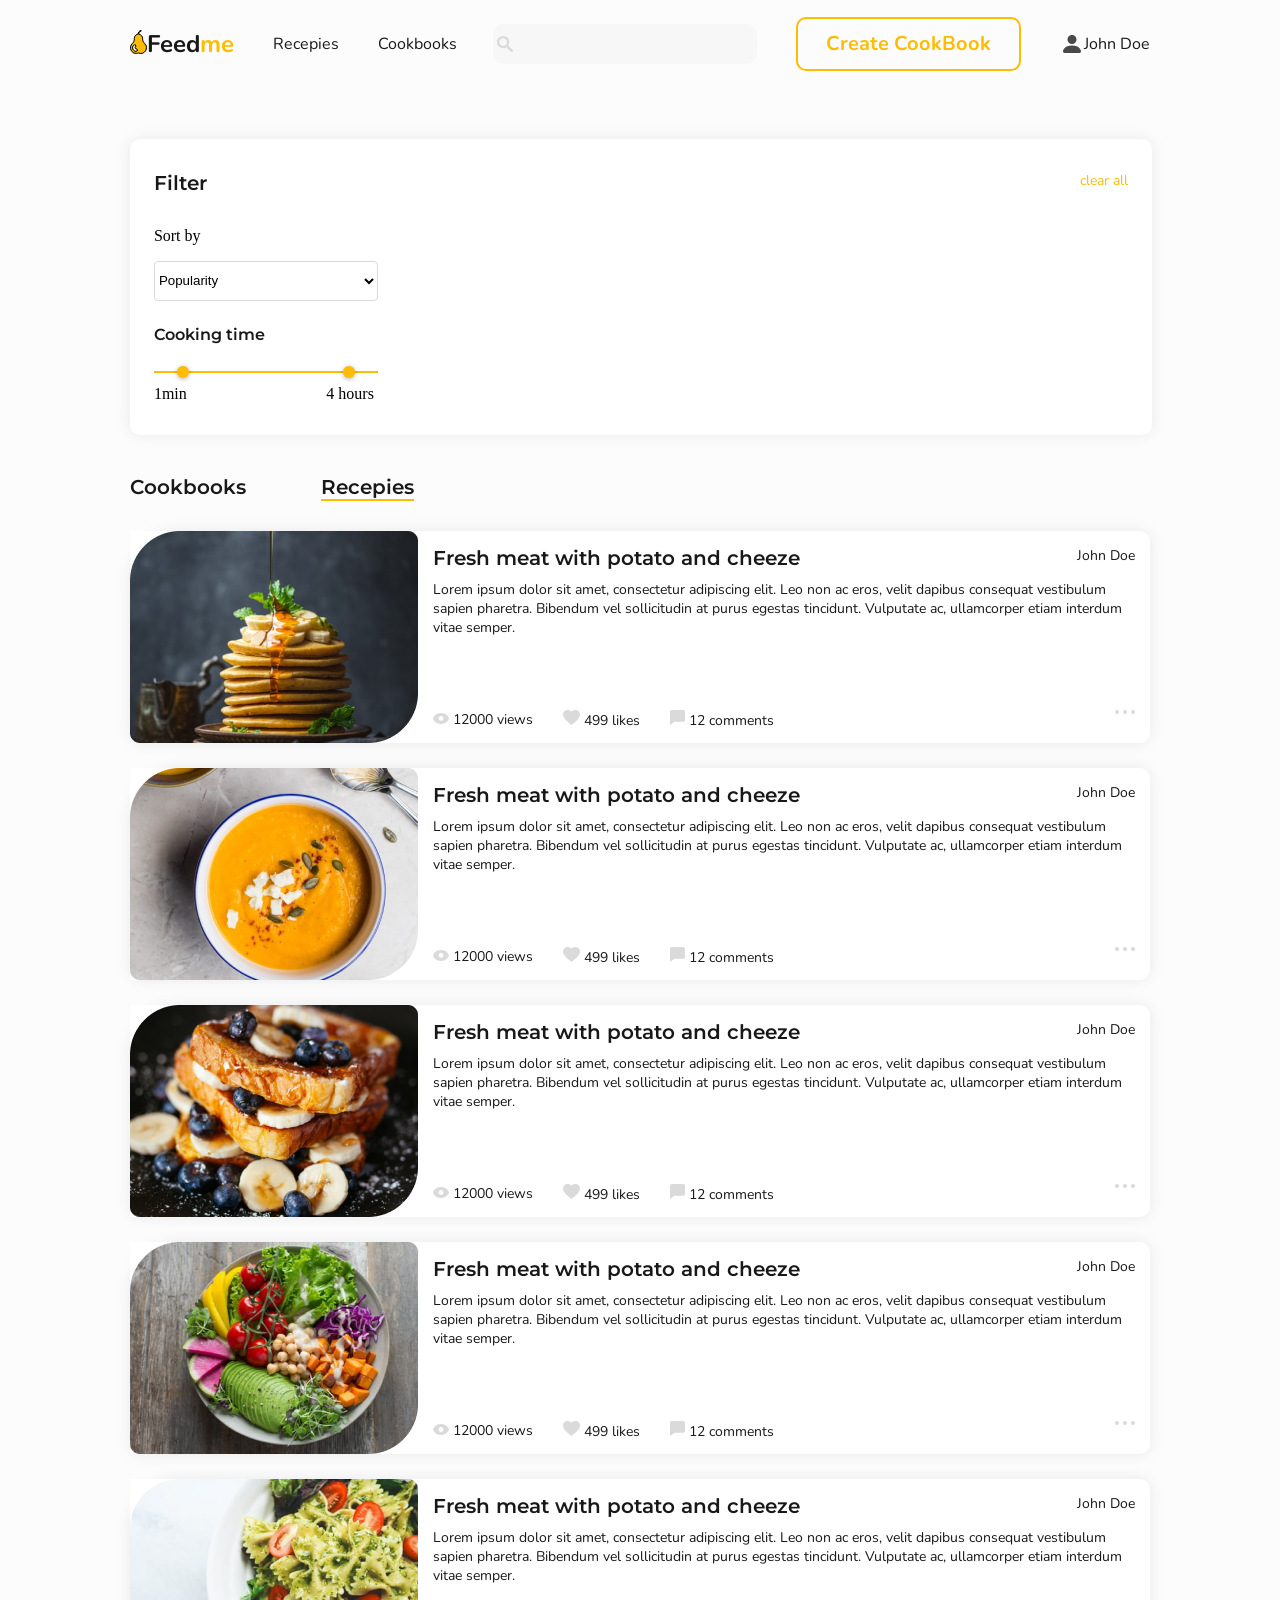
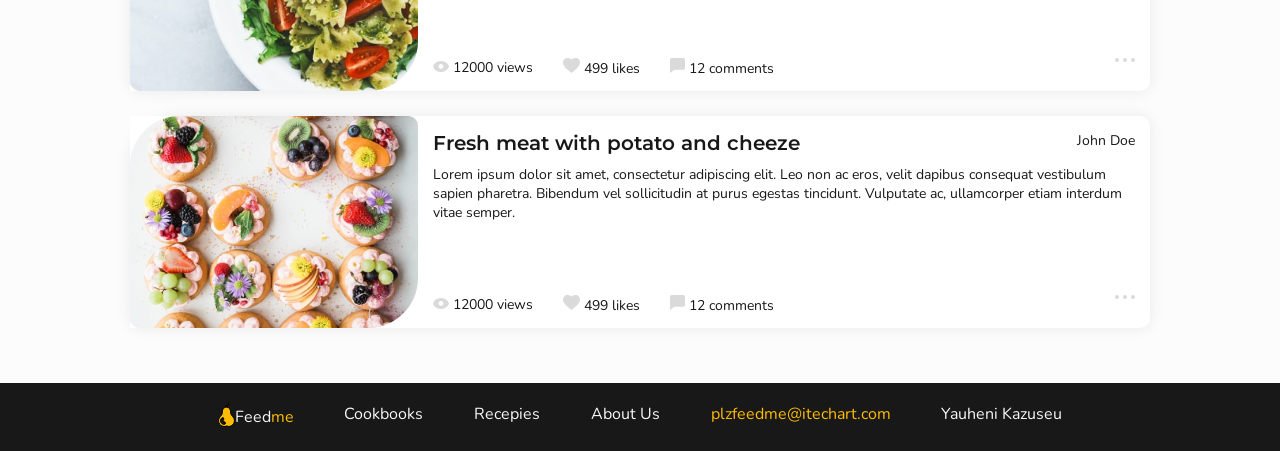
<file: angular-final-task/project-templates/Recepies Search/index.html>
<!DOCTYPE html>
<html lang="en">
<head>
  <meta charset="UTF-8">
  <meta http-equiv="X-UA-Compatible" content="IE=edge">
  <meta name="viewport" content="width=device-width, initial-scale=1.0">
  <title>Home page</title>
  <link rel="shortcut icon" href="assets/icon.jpg" type="image/x-icon">
  <link rel="preconnect" href="https://fonts.googleapis.com">
  <link rel="preconnect" href="https://fonts.gstatic.com" crossorigin>
  <link href="https://fonts.googleapis.com/css2?family=Nunito:ital,wght@0,200;0,300;0,400;0,600;0,700;0,800;0,900;1,200;1,300;1,400;1,600;1,700;1,800;1,900&display=swap" rel="stylesheet">
  <link rel="preconnect" href="https://fonts.googleapis.com">
  <link rel="preconnect" href="https://fonts.gstatic.com" crossorigin>
  <link href="https://fonts.googleapis.com/css2?family=Montserrat:ital,wght@0,100;0,200;0,300;0,400;0,500;0,600;0,700;0,800;0,900;1,100;1,200;1,300;1,400;1,500;1,600;1,700;1,800;1,900&display=swap" rel="stylesheet">
  <link rel="stylesheet" href="style.css">
</head>
<body>
  <div class="wrapper">
    <div class="navigation">
      <div class="label">
        <div class="label__icon-wrapper">
          <svg width="17" height="24" viewBox="0 0 17 24" fill="none" xmlns="http://www.w3.org/2000/svg">
            <path d="M8.72142 3.70661L8.69458 4.15667L9.13949 4.22976C11.0826 4.54894 12.619 6.39487 12.619 8.58072V9.07412C12.619 10.718 13.3769 12.3139 14.7028 13.5772C19.2638 17.9241 14.3742 25.4125 8.68186 23.0403L8.48953 22.9601L8.29719 23.0403C7.60284 23.3296 6.88927 23.4733 6.17427 23.4733C1.09694 23.4733 -1.45394 17.1319 2.27625 13.5774C3.60216 12.3142 4.36003 10.7182 4.36003 9.07408V8.35806C4.36003 7.17612 4.85743 6.04367 5.72178 5.2522L5.72192 5.25208C6.29508 4.72684 7.00328 4.38348 7.75913 4.24522L8.15673 4.1725L8.16894 3.76849C8.1886 3.11786 8.39002 2.48666 8.76472 1.9382L8.76479 1.9381C9.28086 1.18229 10.0698 0.672612 10.9943 0.504868L10.9969 0.504368C11.1327 0.47897 11.2801 0.572079 11.3083 0.731147C11.3362 0.889467 11.2314 1.03207 11.0878 1.05818C10.3157 1.19834 9.64437 1.62343 9.2084 2.26196C8.90917 2.70009 8.75167 3.19942 8.72142 3.70661ZM5.50465 15.1811C5.02366 14.6633 4.21468 14.6377 3.70249 15.1267C1.33592 17.3822 2.98782 21.3515 6.17561 21.3515C6.88359 21.3515 7.4472 20.7725 7.4472 20.0707C7.4472 19.3688 6.88359 18.7898 6.17561 18.7898C5.25241 18.7898 4.7757 17.6307 5.45073 16.9869C5.95914 16.5022 5.98313 15.6948 5.50416 15.1806L5.1383 15.5214L5.50465 15.1811Z" fill="#FFBC01"/>
            <path d="M8.72142 3.70661L8.69458 4.15667L9.13949 4.22976C11.0826 4.54894 12.619 6.39487 12.619 8.58072V9.07412C12.619 10.718 13.3769 12.3139 14.7028 13.5772C19.2638 17.9241 14.3742 25.4125 8.68186 23.0403L8.48953 22.9601L8.29719 23.0403C7.60284 23.3296 6.88927 23.4733 6.17427 23.4733C1.09694 23.4733 -1.45394 17.1319 2.27625 13.5774C3.60216 12.3142 4.36003 10.7182 4.36003 9.07408V8.35806C4.36003 7.17612 4.85743 6.04367 5.72178 5.2522L5.72192 5.25208C6.29508 4.72684 7.00328 4.38348 7.75913 4.24522L8.15673 4.1725L8.16894 3.76849C8.1886 3.11786 8.39002 2.48666 8.76472 1.9382L8.76479 1.9381C9.28086 1.18229 10.0698 0.672612 10.9943 0.504868L10.9969 0.504368C11.1327 0.47897 11.2801 0.572079 11.3083 0.731147C11.3362 0.889467 11.2314 1.03207 11.0878 1.05818C10.3157 1.19834 9.64437 1.62343 9.2084 2.26196C8.90917 2.70009 8.75167 3.19942 8.72142 3.70661ZM5.50465 15.1811C5.02366 14.6633 4.21468 14.6377 3.70249 15.1267C1.33592 17.3822 2.98782 21.3515 6.17561 21.3515C6.88359 21.3515 7.4472 20.7725 7.4472 20.0707C7.4472 19.3688 6.88359 18.7898 6.17561 18.7898C5.25241 18.7898 4.7757 17.6307 5.45073 16.9869C5.95914 16.5022 5.98313 15.6948 5.50416 15.1806L5.1383 15.5214L5.50465 15.1811Z" stroke="black"/>
            <path d="M8.72142 3.70661L8.69458 4.15667L9.13949 4.22976C11.0826 4.54894 12.619 6.39487 12.619 8.58072V9.07412C12.619 10.718 13.3769 12.3139 14.7028 13.5772C19.2638 17.9241 14.3742 25.4125 8.68186 23.0403L8.48953 22.9601L8.29719 23.0403C7.60284 23.3296 6.88927 23.4733 6.17427 23.4733C1.09694 23.4733 -1.45394 17.1319 2.27625 13.5774C3.60216 12.3142 4.36003 10.7182 4.36003 9.07408V8.35806C4.36003 7.17612 4.85743 6.04367 5.72178 5.2522L5.72192 5.25208C6.29508 4.72684 7.00328 4.38348 7.75913 4.24522L8.15673 4.1725L8.16894 3.76849C8.1886 3.11786 8.39002 2.48666 8.76472 1.9382L8.76479 1.9381C9.28086 1.18229 10.0698 0.672612 10.9943 0.504868L10.9969 0.504368C11.1327 0.47897 11.2801 0.572079 11.3083 0.731147C11.3362 0.889467 11.2314 1.03207 11.0878 1.05818C10.3157 1.19834 9.64437 1.62343 9.2084 2.26196C8.90917 2.70009 8.75167 3.19942 8.72142 3.70661ZM5.50465 15.1811C5.02366 14.6633 4.21468 14.6377 3.70249 15.1267C1.33592 17.3822 2.98782 21.3515 6.17561 21.3515C6.88359 21.3515 7.4472 20.7725 7.4472 20.0707C7.4472 19.3688 6.88359 18.7898 6.17561 18.7898C5.25241 18.7898 4.7757 17.6307 5.45073 16.9869C5.95914 16.5022 5.98313 15.6948 5.50416 15.1806L5.1383 15.5214L5.50465 15.1811Z" stroke="black" stroke-opacity="0.2"/>
          </svg>            
        </div>
        <p class="label__text">Feed<span class="label__text-yellow">me</span></p>
      </div>
      <div class="recepies">
        <a href="#">Recepies</a>
      </div>
      <div class="cookbooks">
        <a href="#">Cookbooks</a>
      </div>
      <div class="search">
        <svg xmlns="http://www.w3.org/2000/svg" width="16" height="16" viewBox="0 0 16 16" fill="none">
          <path d="M11.1468 9.49438C13.1058 6.78229 12.4506 3.02684 9.68429 1.10668C6.91795 -0.813484 3.08739 -0.171594 1.12882 2.54095C-0.829756 5.25304 -0.175027 9.00803 2.59178 10.9282C4.56626 12.2987 7.17676 12.4042 9.25935 11.1984L13.7844 15.6082C14.273 16.1124 15.0859 16.1326 15.6003 15.6536C16.1146 15.175 16.1352 14.3781 15.6471 13.8738C15.6316 13.8578 15.6166 13.8431 15.6003 13.8279L11.1468 9.49438ZM6.13406 9.90548C3.94804 9.90594 2.17573 8.16976 2.17432 6.02661C2.17386 3.88346 3.94476 2.14591 6.13125 2.14499C8.31446 2.14407 10.0858 3.8775 10.09 6.01789C10.0938 8.1615 8.32382 9.90181 6.13686 9.90548C6.13593 9.90548 6.13546 9.90548 6.13406 9.90548Z" fill="#DADADA"/>
        </svg>
        <input type="search" name="" id="">
      </div>
      <div class="create-button">
        <button>Create CookBook</button>
      </div>
      <div class="user">
        <svg xmlns="http://www.w3.org/2000/svg" width="24" height="24" viewBox="0 0 24 24" fill="none">
          <path fill-rule="evenodd" clip-rule="evenodd" d="M19.5 21C19.5 21 21 21 21 19.5C21 18 19.5 13.5 12 13.5C4.5 13.5 3 18 3 19.5C3 21 4.5 21 4.5 21H19.5ZM16.5 7.5C16.5 8.69347 16.0259 9.83807 15.182 10.682C14.3381 11.5259 13.1935 12 12 12C10.8065 12 9.66193 11.5259 8.81802 10.682C7.97411 9.83807 7.5 8.69347 7.5 7.5C7.5 6.30653 7.97411 5.16193 8.81802 4.31802C9.66193 3.47411 10.8065 3 12 3C13.1935 3 14.3381 3.47411 15.182 4.31802C16.0259 5.16193 16.5 6.30653 16.5 7.5Z" fill="#494949"/>
        </svg>
        <a href="#">John Doe</a>
      </div>
    </div>
    <div class="main-recepies">
      <div class="filter">
        <div class="filter__label">
          <p>Filter</p>
          <span>clear all</span>
        </div>
        <div class="filter__sort">
          <p>Sort by</p>
          <select name="" id="">
            <option value="sdsd">Popularity</option>
            <option value="sdsd">Cost</option>
            <option value="sdsd">Likes</option>
            <option value="sdsd">Comments</option>
          </select>
        </div>
        <div class="filter__cooking-time">
          <p>Cooking time</p>
          <div class="cooking-time__range">
            <span class="range">
              <input type="range" min="0" max="50" value="5" id="lower">
              <input type="range" min="0" max="50" value="45" id="upper">
            </span>
          </div>
          <div class="cooking-time">
            <span>1min</span>
            <span>4 hours</span>
          </div>
        </div>
      </div>
      <div class="recepies-show">
        <div class="recepies-show__navigation">
          <a href="">Cookbooks</a>
          <a href="" class="navigation__link-active">Recepies</a>
        </div>
        <div class="recepies-show__recepies-cards">
          <div class="recepies-cards__card">
            <div class="card__image">
              <img src="assets/casey-lee-awj7sRviVXo-unsplash 1.jpg" alt="">
            </div>
            <div class="card__main">
              <div class="main__title">
                <p>Fresh meat with potato and cheeze</p>
                <span>John Doe</span>
              </div>
              <div class="main__info">
                <span>Lorem ipsum dolor sit amet, consectetur adipiscing elit. Leo non ac eros, velit dapibus consequat vestibulum sapien pharetra. Bibendum vel sollicitudin at purus egestas tincidunt. Vulputate ac, ullamcorper etiam interdum vitae semper.</span>
              </div>
              <div class="main__reactions">
                <div>
                  <div class="reactions__views">
                    <svg xmlns="http://www.w3.org/2000/svg" width="16" height="11" viewBox="0 0 16 11" fill="none">
                      <path fill-rule="evenodd" clip-rule="evenodd" d="M4.2032 10.1859C5.38936 10.7369 6.6879 11.015 8 10.999C11.4994 11.0534 14.661 8.95625 15.916 5.74806L16 5.49981L15.92 5.25156C15.5332 4.27221 14.9594 3.37443 14.2296 2.60647C13.5419 1.86266 12.7163 1.25425 11.7968 0.813744C10.6106 0.262746 9.31209 -0.0153351 8 0.000654691C6.6879 -0.0153627 5.38937 0.26272 4.2032 0.813744C3.28403 1.25435 2.45867 1.86276 1.7712 2.60647C1.04499 3.37656 0.472652 4.27384 0.084 5.25156L0 5.49981L0.08 5.74806C0.468374 6.72664 1.04195 7.62415 1.7704 8.39315C2.45812 9.13693 3.28375 9.74533 4.2032 10.1859ZM7.99999 7.85656C6.84585 7.86407 5.84748 7.0689 5.61676 5.95839C5.38604 4.84789 5.9874 3.73222 7.05229 3.29514C8.11719 2.85807 9.34818 3.22167 9.99082 4.1631C10.6335 5.10453 10.5083 6.36086 9.69199 7.1621C9.24504 7.60616 8.63579 7.85622 7.99999 7.85656Z" fill="#DADADA"/>
                    </svg>
                    <span>12000 views</span>
                  </div>
                  <div class="reactions__likes">
                    <svg xmlns="http://www.w3.org/2000/svg" width="17" height="15" viewBox="0 0 17 15" fill="none">
                      <path d="M8.5 14.9933C7.95175 14.5169 7.3321 14.0213 6.67675 13.4941H6.66825C4.36051 11.645 1.74507 9.55276 0.589918 7.0457C0.210409 6.24754 0.00928776 5.37915 9.69506e-06 4.49866C-0.00252482 3.29051 0.491974 2.13234 1.37175 1.28592C2.25153 0.439505 3.44233 -0.0237223 4.67501 0.000936424C5.67854 0.00248964 6.66046 0.286693 7.5038 0.819688C7.87437 1.05538 8.20966 1.34047 8.5 1.66676C8.79196 1.34175 9.12734 1.05682 9.49705 0.819688C10.34 0.286587 11.3217 0.00236782 12.325 0.000936424C13.5577 -0.0237223 14.7485 0.439505 15.6282 1.28592C16.508 2.13234 17.0025 3.29051 17 4.49866C16.9913 5.38056 16.7902 6.25043 16.4101 7.04986C15.2549 9.55693 12.6403 11.6484 10.3326 13.4941L10.3241 13.5008C9.6679 14.0247 9.0491 14.5202 8.50085 15L8.5 14.9933Z" fill="#DADADA"/>
                    </svg>
                    <span>499 likes</span>
                  </div>
                  <div class="reactions__comments">
                    <svg xmlns="http://www.w3.org/2000/svg" width="15" height="15" viewBox="0 0 15 15" fill="none">
                      <path d="M0 15V1.66667C0 0.746192 0.746192 0 1.66667 0H13.3333C14.2538 0 15 0.746192 15 1.66667V10C15 10.9205 14.2538 11.6667 13.3333 11.6667H5C4.63928 11.666 4.28818 11.783 4 12L0 15Z" fill="#DADADA"/>
                    </svg>
                    <span>12 comments</span>
                  </div>
                </div>
                <div class="reactions__more">
                  <svg xmlns="http://www.w3.org/2000/svg" width="20" height="4" viewBox="0 0 20 4" fill="none">
                    <circle cx="2" cy="2" r="2" fill="#DADADA"/>
                    <circle cx="10" cy="2" r="2" fill="#DADADA"/>
                    <circle cx="18" cy="2" r="2" fill="#DADADA"/>
                  </svg>
                </div>
              </div>
            </div>
          </div>
          <div class="recepies-cards__card">
            <div class="card__image">
              <img src="assets/casey-lee-awj7sRviVXo-unsplash 1 (11).jpg" alt="">
            </div>
            <div class="card__main">
              <div class="main__title">
                <p>Fresh meat with potato and cheeze</p>
                <span>John Doe</span>
              </div>
              <div class="main__info">
                <span>Lorem ipsum dolor sit amet, consectetur adipiscing elit. Leo non ac eros, velit dapibus consequat vestibulum sapien pharetra. Bibendum vel sollicitudin at purus egestas tincidunt. Vulputate ac, ullamcorper etiam interdum vitae semper.</span>
              </div>
              <div class="main__reactions">
                <div>
                  <div class="reactions__views">
                    <svg xmlns="http://www.w3.org/2000/svg" width="16" height="11" viewBox="0 0 16 11" fill="none">
                      <path fill-rule="evenodd" clip-rule="evenodd" d="M4.2032 10.1859C5.38936 10.7369 6.6879 11.015 8 10.999C11.4994 11.0534 14.661 8.95625 15.916 5.74806L16 5.49981L15.92 5.25156C15.5332 4.27221 14.9594 3.37443 14.2296 2.60647C13.5419 1.86266 12.7163 1.25425 11.7968 0.813744C10.6106 0.262746 9.31209 -0.0153351 8 0.000654691C6.6879 -0.0153627 5.38937 0.26272 4.2032 0.813744C3.28403 1.25435 2.45867 1.86276 1.7712 2.60647C1.04499 3.37656 0.472652 4.27384 0.084 5.25156L0 5.49981L0.08 5.74806C0.468374 6.72664 1.04195 7.62415 1.7704 8.39315C2.45812 9.13693 3.28375 9.74533 4.2032 10.1859ZM7.99999 7.85656C6.84585 7.86407 5.84748 7.0689 5.61676 5.95839C5.38604 4.84789 5.9874 3.73222 7.05229 3.29514C8.11719 2.85807 9.34818 3.22167 9.99082 4.1631C10.6335 5.10453 10.5083 6.36086 9.69199 7.1621C9.24504 7.60616 8.63579 7.85622 7.99999 7.85656Z" fill="#DADADA"/>
                    </svg>
                    <span>12000 views</span>
                  </div>
                  <div class="reactions__likes">
                    <svg xmlns="http://www.w3.org/2000/svg" width="17" height="15" viewBox="0 0 17 15" fill="none">
                      <path d="M8.5 14.9933C7.95175 14.5169 7.3321 14.0213 6.67675 13.4941H6.66825C4.36051 11.645 1.74507 9.55276 0.589918 7.0457C0.210409 6.24754 0.00928776 5.37915 9.69506e-06 4.49866C-0.00252482 3.29051 0.491974 2.13234 1.37175 1.28592C2.25153 0.439505 3.44233 -0.0237223 4.67501 0.000936424C5.67854 0.00248964 6.66046 0.286693 7.5038 0.819688C7.87437 1.05538 8.20966 1.34047 8.5 1.66676C8.79196 1.34175 9.12734 1.05682 9.49705 0.819688C10.34 0.286587 11.3217 0.00236782 12.325 0.000936424C13.5577 -0.0237223 14.7485 0.439505 15.6282 1.28592C16.508 2.13234 17.0025 3.29051 17 4.49866C16.9913 5.38056 16.7902 6.25043 16.4101 7.04986C15.2549 9.55693 12.6403 11.6484 10.3326 13.4941L10.3241 13.5008C9.6679 14.0247 9.0491 14.5202 8.50085 15L8.5 14.9933Z" fill="#DADADA"/>
                    </svg>
                    <span>499 likes</span>
                  </div>
                  <div class="reactions__comments">
                    <svg xmlns="http://www.w3.org/2000/svg" width="15" height="15" viewBox="0 0 15 15" fill="none">
                      <path d="M0 15V1.66667C0 0.746192 0.746192 0 1.66667 0H13.3333C14.2538 0 15 0.746192 15 1.66667V10C15 10.9205 14.2538 11.6667 13.3333 11.6667H5C4.63928 11.666 4.28818 11.783 4 12L0 15Z" fill="#DADADA"/>
                    </svg>
                    <span>12 comments</span>
                  </div>
                </div>
                <div class="reactions__more">
                  <svg xmlns="http://www.w3.org/2000/svg" width="20" height="4" viewBox="0 0 20 4" fill="none">
                    <circle cx="2" cy="2" r="2" fill="#DADADA"/>
                    <circle cx="10" cy="2" r="2" fill="#DADADA"/>
                    <circle cx="18" cy="2" r="2" fill="#DADADA"/>
                  </svg>
                </div>
              </div>
            </div>
          </div>
          <div class="recepies-cards__card">
            <div class="card__image">
              <img src="assets/casey-lee-awj7sRviVXo-unsplash 1 (1).jpg" alt="">
            </div>
            <div class="card__main">
              <div class="main__title">
                <p>Fresh meat with potato and cheeze</p>
                <span>John Doe</span>
              </div>
              <div class="main__info">
                <span>Lorem ipsum dolor sit amet, consectetur adipiscing elit. Leo non ac eros, velit dapibus consequat vestibulum sapien pharetra. Bibendum vel sollicitudin at purus egestas tincidunt. Vulputate ac, ullamcorper etiam interdum vitae semper.</span>
              </div>
              <div class="main__reactions">
                <div>
                  <div class="reactions__views">
                    <svg xmlns="http://www.w3.org/2000/svg" width="16" height="11" viewBox="0 0 16 11" fill="none">
                      <path fill-rule="evenodd" clip-rule="evenodd" d="M4.2032 10.1859C5.38936 10.7369 6.6879 11.015 8 10.999C11.4994 11.0534 14.661 8.95625 15.916 5.74806L16 5.49981L15.92 5.25156C15.5332 4.27221 14.9594 3.37443 14.2296 2.60647C13.5419 1.86266 12.7163 1.25425 11.7968 0.813744C10.6106 0.262746 9.31209 -0.0153351 8 0.000654691C6.6879 -0.0153627 5.38937 0.26272 4.2032 0.813744C3.28403 1.25435 2.45867 1.86276 1.7712 2.60647C1.04499 3.37656 0.472652 4.27384 0.084 5.25156L0 5.49981L0.08 5.74806C0.468374 6.72664 1.04195 7.62415 1.7704 8.39315C2.45812 9.13693 3.28375 9.74533 4.2032 10.1859ZM7.99999 7.85656C6.84585 7.86407 5.84748 7.0689 5.61676 5.95839C5.38604 4.84789 5.9874 3.73222 7.05229 3.29514C8.11719 2.85807 9.34818 3.22167 9.99082 4.1631C10.6335 5.10453 10.5083 6.36086 9.69199 7.1621C9.24504 7.60616 8.63579 7.85622 7.99999 7.85656Z" fill="#DADADA"/>
                    </svg>
                    <span>12000 views</span>
                  </div>
                  <div class="reactions__likes">
                    <svg xmlns="http://www.w3.org/2000/svg" width="17" height="15" viewBox="0 0 17 15" fill="none">
                      <path d="M8.5 14.9933C7.95175 14.5169 7.3321 14.0213 6.67675 13.4941H6.66825C4.36051 11.645 1.74507 9.55276 0.589918 7.0457C0.210409 6.24754 0.00928776 5.37915 9.69506e-06 4.49866C-0.00252482 3.29051 0.491974 2.13234 1.37175 1.28592C2.25153 0.439505 3.44233 -0.0237223 4.67501 0.000936424C5.67854 0.00248964 6.66046 0.286693 7.5038 0.819688C7.87437 1.05538 8.20966 1.34047 8.5 1.66676C8.79196 1.34175 9.12734 1.05682 9.49705 0.819688C10.34 0.286587 11.3217 0.00236782 12.325 0.000936424C13.5577 -0.0237223 14.7485 0.439505 15.6282 1.28592C16.508 2.13234 17.0025 3.29051 17 4.49866C16.9913 5.38056 16.7902 6.25043 16.4101 7.04986C15.2549 9.55693 12.6403 11.6484 10.3326 13.4941L10.3241 13.5008C9.6679 14.0247 9.0491 14.5202 8.50085 15L8.5 14.9933Z" fill="#DADADA"/>
                    </svg>
                    <span>499 likes</span>
                  </div>
                  <div class="reactions__comments">
                    <svg xmlns="http://www.w3.org/2000/svg" width="15" height="15" viewBox="0 0 15 15" fill="none">
                      <path d="M0 15V1.66667C0 0.746192 0.746192 0 1.66667 0H13.3333C14.2538 0 15 0.746192 15 1.66667V10C15 10.9205 14.2538 11.6667 13.3333 11.6667H5C4.63928 11.666 4.28818 11.783 4 12L0 15Z" fill="#DADADA"/>
                    </svg>
                    <span>12 comments</span>
                  </div>
                </div>
                <div class="reactions__more">
                  <svg xmlns="http://www.w3.org/2000/svg" width="20" height="4" viewBox="0 0 20 4" fill="none">
                    <circle cx="2" cy="2" r="2" fill="#DADADA"/>
                    <circle cx="10" cy="2" r="2" fill="#DADADA"/>
                    <circle cx="18" cy="2" r="2" fill="#DADADA"/>
                  </svg>
                </div>
              </div>
            </div>
          </div>
          <div class="recepies-cards__card">
            <div class="card__image">
              <img src="assets/casey-lee-awj7sRviVXo-unsplash 1 (2).jpg" alt="">
            </div>
            <div class="card__main">
              <div class="main__title">
                <p>Fresh meat with potato and cheeze</p>
                <span>John Doe</span>
              </div>
              <div class="main__info">
                <span>Lorem ipsum dolor sit amet, consectetur adipiscing elit. Leo non ac eros, velit dapibus consequat vestibulum sapien pharetra. Bibendum vel sollicitudin at purus egestas tincidunt. Vulputate ac, ullamcorper etiam interdum vitae semper.</span>
              </div>
              <div class="main__reactions">
                <div>
                  <div class="reactions__views">
                    <svg xmlns="http://www.w3.org/2000/svg" width="16" height="11" viewBox="0 0 16 11" fill="none">
                      <path fill-rule="evenodd" clip-rule="evenodd" d="M4.2032 10.1859C5.38936 10.7369 6.6879 11.015 8 10.999C11.4994 11.0534 14.661 8.95625 15.916 5.74806L16 5.49981L15.92 5.25156C15.5332 4.27221 14.9594 3.37443 14.2296 2.60647C13.5419 1.86266 12.7163 1.25425 11.7968 0.813744C10.6106 0.262746 9.31209 -0.0153351 8 0.000654691C6.6879 -0.0153627 5.38937 0.26272 4.2032 0.813744C3.28403 1.25435 2.45867 1.86276 1.7712 2.60647C1.04499 3.37656 0.472652 4.27384 0.084 5.25156L0 5.49981L0.08 5.74806C0.468374 6.72664 1.04195 7.62415 1.7704 8.39315C2.45812 9.13693 3.28375 9.74533 4.2032 10.1859ZM7.99999 7.85656C6.84585 7.86407 5.84748 7.0689 5.61676 5.95839C5.38604 4.84789 5.9874 3.73222 7.05229 3.29514C8.11719 2.85807 9.34818 3.22167 9.99082 4.1631C10.6335 5.10453 10.5083 6.36086 9.69199 7.1621C9.24504 7.60616 8.63579 7.85622 7.99999 7.85656Z" fill="#DADADA"/>
                    </svg>
                    <span>12000 views</span>
                  </div>
                  <div class="reactions__likes">
                    <svg xmlns="http://www.w3.org/2000/svg" width="17" height="15" viewBox="0 0 17 15" fill="none">
                      <path d="M8.5 14.9933C7.95175 14.5169 7.3321 14.0213 6.67675 13.4941H6.66825C4.36051 11.645 1.74507 9.55276 0.589918 7.0457C0.210409 6.24754 0.00928776 5.37915 9.69506e-06 4.49866C-0.00252482 3.29051 0.491974 2.13234 1.37175 1.28592C2.25153 0.439505 3.44233 -0.0237223 4.67501 0.000936424C5.67854 0.00248964 6.66046 0.286693 7.5038 0.819688C7.87437 1.05538 8.20966 1.34047 8.5 1.66676C8.79196 1.34175 9.12734 1.05682 9.49705 0.819688C10.34 0.286587 11.3217 0.00236782 12.325 0.000936424C13.5577 -0.0237223 14.7485 0.439505 15.6282 1.28592C16.508 2.13234 17.0025 3.29051 17 4.49866C16.9913 5.38056 16.7902 6.25043 16.4101 7.04986C15.2549 9.55693 12.6403 11.6484 10.3326 13.4941L10.3241 13.5008C9.6679 14.0247 9.0491 14.5202 8.50085 15L8.5 14.9933Z" fill="#DADADA"/>
                    </svg>
                    <span>499 likes</span>
                  </div>
                  <div class="reactions__comments">
                    <svg xmlns="http://www.w3.org/2000/svg" width="15" height="15" viewBox="0 0 15 15" fill="none">
                      <path d="M0 15V1.66667C0 0.746192 0.746192 0 1.66667 0H13.3333C14.2538 0 15 0.746192 15 1.66667V10C15 10.9205 14.2538 11.6667 13.3333 11.6667H5C4.63928 11.666 4.28818 11.783 4 12L0 15Z" fill="#DADADA"/>
                    </svg>
                    <span>12 comments</span>
                  </div>
                </div>
                <div class="reactions__more">
                  <svg xmlns="http://www.w3.org/2000/svg" width="20" height="4" viewBox="0 0 20 4" fill="none">
                    <circle cx="2" cy="2" r="2" fill="#DADADA"/>
                    <circle cx="10" cy="2" r="2" fill="#DADADA"/>
                    <circle cx="18" cy="2" r="2" fill="#DADADA"/>
                  </svg>
                </div>
              </div>
            </div>
          </div>
          <div class="recepies-cards__card">
            <div class="card__image">
              <img src="assets/casey-lee-awj7sRviVXo-unsplash 1 (3).jpg" alt="">
            </div>
            <div class="card__main">
              <div class="main__title">
                <p>Fresh meat with potato and cheeze</p>
                <span>John Doe</span>
              </div>
              <div class="main__info">
                <span>Lorem ipsum dolor sit amet, consectetur adipiscing elit. Leo non ac eros, velit dapibus consequat vestibulum sapien pharetra. Bibendum vel sollicitudin at purus egestas tincidunt. Vulputate ac, ullamcorper etiam interdum vitae semper.</span>
              </div>
              <div class="main__reactions">
                <div>
                  <div class="reactions__views">
                    <svg xmlns="http://www.w3.org/2000/svg" width="16" height="11" viewBox="0 0 16 11" fill="none">
                      <path fill-rule="evenodd" clip-rule="evenodd" d="M4.2032 10.1859C5.38936 10.7369 6.6879 11.015 8 10.999C11.4994 11.0534 14.661 8.95625 15.916 5.74806L16 5.49981L15.92 5.25156C15.5332 4.27221 14.9594 3.37443 14.2296 2.60647C13.5419 1.86266 12.7163 1.25425 11.7968 0.813744C10.6106 0.262746 9.31209 -0.0153351 8 0.000654691C6.6879 -0.0153627 5.38937 0.26272 4.2032 0.813744C3.28403 1.25435 2.45867 1.86276 1.7712 2.60647C1.04499 3.37656 0.472652 4.27384 0.084 5.25156L0 5.49981L0.08 5.74806C0.468374 6.72664 1.04195 7.62415 1.7704 8.39315C2.45812 9.13693 3.28375 9.74533 4.2032 10.1859ZM7.99999 7.85656C6.84585 7.86407 5.84748 7.0689 5.61676 5.95839C5.38604 4.84789 5.9874 3.73222 7.05229 3.29514C8.11719 2.85807 9.34818 3.22167 9.99082 4.1631C10.6335 5.10453 10.5083 6.36086 9.69199 7.1621C9.24504 7.60616 8.63579 7.85622 7.99999 7.85656Z" fill="#DADADA"/>
                    </svg>
                    <span>12000 views</span>
                  </div>
                  <div class="reactions__likes">
                    <svg xmlns="http://www.w3.org/2000/svg" width="17" height="15" viewBox="0 0 17 15" fill="none">
                      <path d="M8.5 14.9933C7.95175 14.5169 7.3321 14.0213 6.67675 13.4941H6.66825C4.36051 11.645 1.74507 9.55276 0.589918 7.0457C0.210409 6.24754 0.00928776 5.37915 9.69506e-06 4.49866C-0.00252482 3.29051 0.491974 2.13234 1.37175 1.28592C2.25153 0.439505 3.44233 -0.0237223 4.67501 0.000936424C5.67854 0.00248964 6.66046 0.286693 7.5038 0.819688C7.87437 1.05538 8.20966 1.34047 8.5 1.66676C8.79196 1.34175 9.12734 1.05682 9.49705 0.819688C10.34 0.286587 11.3217 0.00236782 12.325 0.000936424C13.5577 -0.0237223 14.7485 0.439505 15.6282 1.28592C16.508 2.13234 17.0025 3.29051 17 4.49866C16.9913 5.38056 16.7902 6.25043 16.4101 7.04986C15.2549 9.55693 12.6403 11.6484 10.3326 13.4941L10.3241 13.5008C9.6679 14.0247 9.0491 14.5202 8.50085 15L8.5 14.9933Z" fill="#DADADA"/>
                    </svg>
                    <span>499 likes</span>
                  </div>
                  <div class="reactions__comments">
                    <svg xmlns="http://www.w3.org/2000/svg" width="15" height="15" viewBox="0 0 15 15" fill="none">
                      <path d="M0 15V1.66667C0 0.746192 0.746192 0 1.66667 0H13.3333C14.2538 0 15 0.746192 15 1.66667V10C15 10.9205 14.2538 11.6667 13.3333 11.6667H5C4.63928 11.666 4.28818 11.783 4 12L0 15Z" fill="#DADADA"/>
                    </svg>
                    <span>12 comments</span>
                  </div>
                </div>
                <div class="reactions__more">
                  <svg xmlns="http://www.w3.org/2000/svg" width="20" height="4" viewBox="0 0 20 4" fill="none">
                    <circle cx="2" cy="2" r="2" fill="#DADADA"/>
                    <circle cx="10" cy="2" r="2" fill="#DADADA"/>
                    <circle cx="18" cy="2" r="2" fill="#DADADA"/>
                  </svg>
                </div>
              </div>
            </div>
          </div>
          <div class="recepies-cards__card">
            <div class="card__image">
              <img src="assets/casey-lee-awj7sRviVXo-unsplash 1 (4).jpg" alt="">
            </div>
            <div class="card__main">
              <div class="main__title">
                <p>Fresh meat with potato and cheeze</p>
                <span>John Doe</span>
              </div>
              <div class="main__info">
                <span>Lorem ipsum dolor sit amet, consectetur adipiscing elit. Leo non ac eros, velit dapibus consequat vestibulum sapien pharetra. Bibendum vel sollicitudin at purus egestas tincidunt. Vulputate ac, ullamcorper etiam interdum vitae semper.</span>
              </div>
              <div class="main__reactions">
                <div>
                  <div class="reactions__views">
                    <svg xmlns="http://www.w3.org/2000/svg" width="16" height="11" viewBox="0 0 16 11" fill="none">
                      <path fill-rule="evenodd" clip-rule="evenodd" d="M4.2032 10.1859C5.38936 10.7369 6.6879 11.015 8 10.999C11.4994 11.0534 14.661 8.95625 15.916 5.74806L16 5.49981L15.92 5.25156C15.5332 4.27221 14.9594 3.37443 14.2296 2.60647C13.5419 1.86266 12.7163 1.25425 11.7968 0.813744C10.6106 0.262746 9.31209 -0.0153351 8 0.000654691C6.6879 -0.0153627 5.38937 0.26272 4.2032 0.813744C3.28403 1.25435 2.45867 1.86276 1.7712 2.60647C1.04499 3.37656 0.472652 4.27384 0.084 5.25156L0 5.49981L0.08 5.74806C0.468374 6.72664 1.04195 7.62415 1.7704 8.39315C2.45812 9.13693 3.28375 9.74533 4.2032 10.1859ZM7.99999 7.85656C6.84585 7.86407 5.84748 7.0689 5.61676 5.95839C5.38604 4.84789 5.9874 3.73222 7.05229 3.29514C8.11719 2.85807 9.34818 3.22167 9.99082 4.1631C10.6335 5.10453 10.5083 6.36086 9.69199 7.1621C9.24504 7.60616 8.63579 7.85622 7.99999 7.85656Z" fill="#DADADA"/>
                    </svg>
                    <span>12000 views</span>
                  </div>
                  <div class="reactions__likes">
                    <svg xmlns="http://www.w3.org/2000/svg" width="17" height="15" viewBox="0 0 17 15" fill="none">
                      <path d="M8.5 14.9933C7.95175 14.5169 7.3321 14.0213 6.67675 13.4941H6.66825C4.36051 11.645 1.74507 9.55276 0.589918 7.0457C0.210409 6.24754 0.00928776 5.37915 9.69506e-06 4.49866C-0.00252482 3.29051 0.491974 2.13234 1.37175 1.28592C2.25153 0.439505 3.44233 -0.0237223 4.67501 0.000936424C5.67854 0.00248964 6.66046 0.286693 7.5038 0.819688C7.87437 1.05538 8.20966 1.34047 8.5 1.66676C8.79196 1.34175 9.12734 1.05682 9.49705 0.819688C10.34 0.286587 11.3217 0.00236782 12.325 0.000936424C13.5577 -0.0237223 14.7485 0.439505 15.6282 1.28592C16.508 2.13234 17.0025 3.29051 17 4.49866C16.9913 5.38056 16.7902 6.25043 16.4101 7.04986C15.2549 9.55693 12.6403 11.6484 10.3326 13.4941L10.3241 13.5008C9.6679 14.0247 9.0491 14.5202 8.50085 15L8.5 14.9933Z" fill="#DADADA"/>
                    </svg>
                    <span>499 likes</span>
                  </div>
                  <div class="reactions__comments">
                    <svg xmlns="http://www.w3.org/2000/svg" width="15" height="15" viewBox="0 0 15 15" fill="none">
                      <path d="M0 15V1.66667C0 0.746192 0.746192 0 1.66667 0H13.3333C14.2538 0 15 0.746192 15 1.66667V10C15 10.9205 14.2538 11.6667 13.3333 11.6667H5C4.63928 11.666 4.28818 11.783 4 12L0 15Z" fill="#DADADA"/>
                    </svg>
                    <span>12 comments</span>
                  </div>
                </div>
                <div class="reactions__more">
                  <svg xmlns="http://www.w3.org/2000/svg" width="20" height="4" viewBox="0 0 20 4" fill="none">
                    <circle cx="2" cy="2" r="2" fill="#DADADA"/>
                    <circle cx="10" cy="2" r="2" fill="#DADADA"/>
                    <circle cx="18" cy="2" r="2" fill="#DADADA"/>
                  </svg>
                </div>
              </div>
            </div>
          </div>
        </div>
      </div>
    </div>
  </div>
  <div class="footer__wrapper">
    <div class="footer">
      <div class="footer__item">
        <div class="label">
          <div class="label__icon-wrapper">
            <svg width="17" height="24" viewBox="0 0 17 24" fill="none" xmlns="http://www.w3.org/2000/svg">
              <path d="M8.72142 3.70661L8.69458 4.15667L9.13949 4.22976C11.0826 4.54894 12.619 6.39487 12.619 8.58072V9.07412C12.619 10.718 13.3769 12.3139 14.7028 13.5772C19.2638 17.9241 14.3742 25.4125 8.68186 23.0403L8.48953 22.9601L8.29719 23.0403C7.60284 23.3296 6.88927 23.4733 6.17427 23.4733C1.09694 23.4733 -1.45394 17.1319 2.27625 13.5774C3.60216 12.3142 4.36003 10.7182 4.36003 9.07408V8.35806C4.36003 7.17612 4.85743 6.04367 5.72178 5.2522L5.72192 5.25208C6.29508 4.72684 7.00328 4.38348 7.75913 4.24522L8.15673 4.1725L8.16894 3.76849C8.1886 3.11786 8.39002 2.48666 8.76472 1.9382L8.76479 1.9381C9.28086 1.18229 10.0698 0.672612 10.9943 0.504868L10.9969 0.504368C11.1327 0.47897 11.2801 0.572079 11.3083 0.731147C11.3362 0.889467 11.2314 1.03207 11.0878 1.05818C10.3157 1.19834 9.64437 1.62343 9.2084 2.26196C8.90917 2.70009 8.75167 3.19942 8.72142 3.70661ZM5.50465 15.1811C5.02366 14.6633 4.21468 14.6377 3.70249 15.1267C1.33592 17.3822 2.98782 21.3515 6.17561 21.3515C6.88359 21.3515 7.4472 20.7725 7.4472 20.0707C7.4472 19.3688 6.88359 18.7898 6.17561 18.7898C5.25241 18.7898 4.7757 17.6307 5.45073 16.9869C5.95914 16.5022 5.98313 15.6948 5.50416 15.1806L5.1383 15.5214L5.50465 15.1811Z" fill="#FFBC01"/>
              <path d="M8.72142 3.70661L8.69458 4.15667L9.13949 4.22976C11.0826 4.54894 12.619 6.39487 12.619 8.58072V9.07412C12.619 10.718 13.3769 12.3139 14.7028 13.5772C19.2638 17.9241 14.3742 25.4125 8.68186 23.0403L8.48953 22.9601L8.29719 23.0403C7.60284 23.3296 6.88927 23.4733 6.17427 23.4733C1.09694 23.4733 -1.45394 17.1319 2.27625 13.5774C3.60216 12.3142 4.36003 10.7182 4.36003 9.07408V8.35806C4.36003 7.17612 4.85743 6.04367 5.72178 5.2522L5.72192 5.25208C6.29508 4.72684 7.00328 4.38348 7.75913 4.24522L8.15673 4.1725L8.16894 3.76849C8.1886 3.11786 8.39002 2.48666 8.76472 1.9382L8.76479 1.9381C9.28086 1.18229 10.0698 0.672612 10.9943 0.504868L10.9969 0.504368C11.1327 0.47897 11.2801 0.572079 11.3083 0.731147C11.3362 0.889467 11.2314 1.03207 11.0878 1.05818C10.3157 1.19834 9.64437 1.62343 9.2084 2.26196C8.90917 2.70009 8.75167 3.19942 8.72142 3.70661ZM5.50465 15.1811C5.02366 14.6633 4.21468 14.6377 3.70249 15.1267C1.33592 17.3822 2.98782 21.3515 6.17561 21.3515C6.88359 21.3515 7.4472 20.7725 7.4472 20.0707C7.4472 19.3688 6.88359 18.7898 6.17561 18.7898C5.25241 18.7898 4.7757 17.6307 5.45073 16.9869C5.95914 16.5022 5.98313 15.6948 5.50416 15.1806L5.1383 15.5214L5.50465 15.1811Z" stroke="black"/>
              <path d="M8.72142 3.70661L8.69458 4.15667L9.13949 4.22976C11.0826 4.54894 12.619 6.39487 12.619 8.58072V9.07412C12.619 10.718 13.3769 12.3139 14.7028 13.5772C19.2638 17.9241 14.3742 25.4125 8.68186 23.0403L8.48953 22.9601L8.29719 23.0403C7.60284 23.3296 6.88927 23.4733 6.17427 23.4733C1.09694 23.4733 -1.45394 17.1319 2.27625 13.5774C3.60216 12.3142 4.36003 10.7182 4.36003 9.07408V8.35806C4.36003 7.17612 4.85743 6.04367 5.72178 5.2522L5.72192 5.25208C6.29508 4.72684 7.00328 4.38348 7.75913 4.24522L8.15673 4.1725L8.16894 3.76849C8.1886 3.11786 8.39002 2.48666 8.76472 1.9382L8.76479 1.9381C9.28086 1.18229 10.0698 0.672612 10.9943 0.504868L10.9969 0.504368C11.1327 0.47897 11.2801 0.572079 11.3083 0.731147C11.3362 0.889467 11.2314 1.03207 11.0878 1.05818C10.3157 1.19834 9.64437 1.62343 9.2084 2.26196C8.90917 2.70009 8.75167 3.19942 8.72142 3.70661ZM5.50465 15.1811C5.02366 14.6633 4.21468 14.6377 3.70249 15.1267C1.33592 17.3822 2.98782 21.3515 6.17561 21.3515C6.88359 21.3515 7.4472 20.7725 7.4472 20.0707C7.4472 19.3688 6.88359 18.7898 6.17561 18.7898C5.25241 18.7898 4.7757 17.6307 5.45073 16.9869C5.95914 16.5022 5.98313 15.6948 5.50416 15.1806L5.1383 15.5214L5.50465 15.1811Z" stroke="black" stroke-opacity="0.2"/>
            </svg>              
          </div>
          <p class="label__text label__text-white">Feed<span class="label__text-yellow">me</span></p>
        </div>
      </div>
      <div class="footer__item">
        <p>Cookbooks</p>
      </div>
      <div class="footer__item">
        <p>Recepies</p>
      </div>
      <div class="footer__item">
        <p>About Us</p>
      </div>
      <div class="footer__item footer__item-mail">
        <p>plzfeedme@itechart.com</p>
      </div>
      <div class="footer__item">
        <p>Yauheni Kazuseu</p>
      </div>
    </div>
  </div>
  <script>
    var lowerSlider = document.querySelector('#lower'),
   upperSlider = document.querySelector('#upper'),
   lowerVal = parseInt(lowerSlider.value);
   upperVal = parseInt(upperSlider.value);

upperSlider.oninput = function() {
   lowerVal = parseInt(lowerSlider.value);
   upperVal = parseInt(upperSlider.value);
   
   if (upperVal < lowerVal + 4) {
      lowerSlider.value = upperVal - 4;
      
      if (lowerVal == lowerSlider.min) {
         upperSlider.value = 4;
      }
   }
};


lowerSlider.oninput = function() {
   lowerVal = parseInt(lowerSlider.value);
   upperVal = parseInt(upperSlider.value);
   
   if (lowerVal > upperVal - 4) {
      upperSlider.value = lowerVal + 4;
      
      if (upperVal == upperSlider.max) {
         lowerSlider.value = parseInt(upperSlider.max) - 4;
      }

   }
};
  </script>
</body>
</html>
</file>
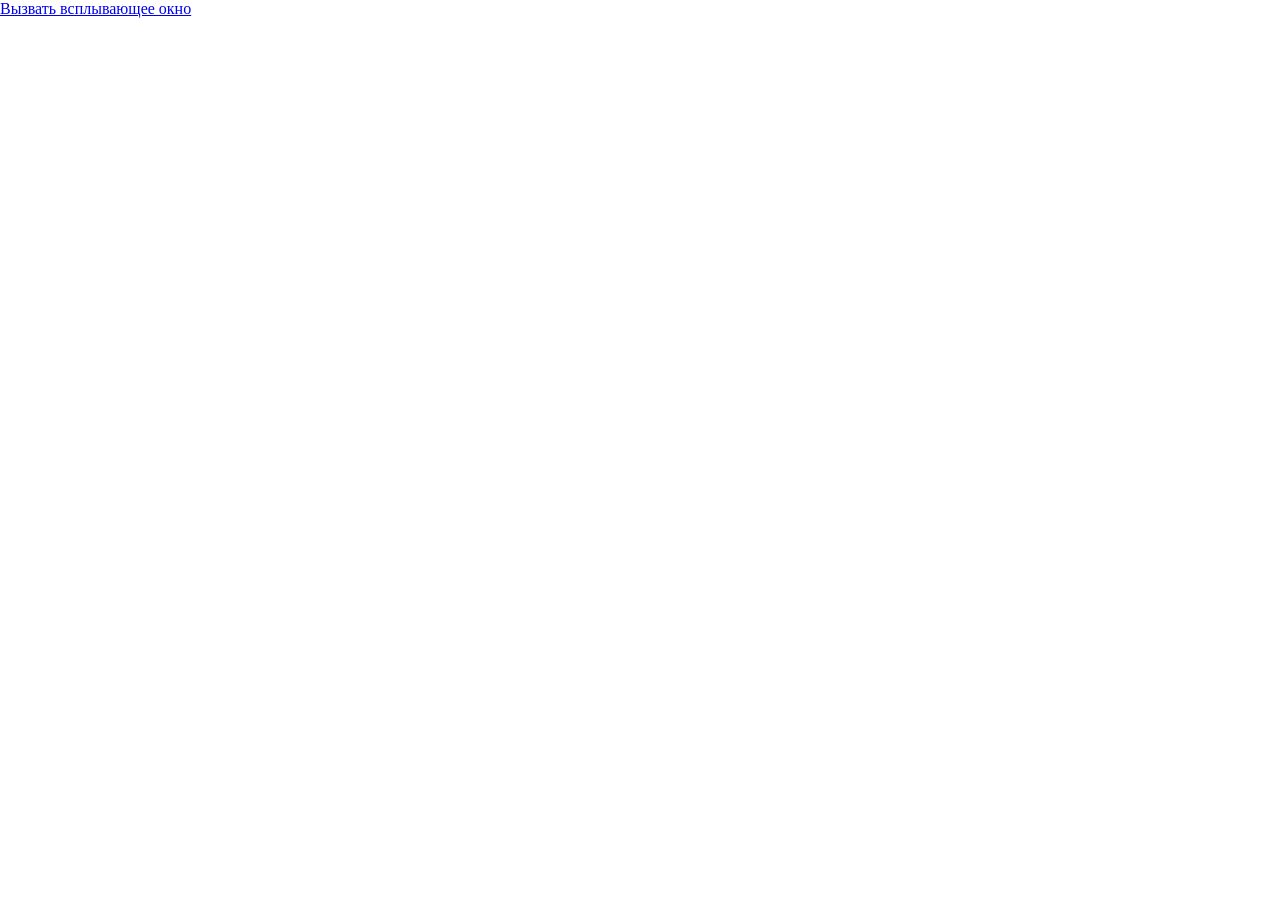
<file: angular-final-task/project-templates/Recipe Detailed Info/index.html>
<!DOCTYPE html>
<html lang="en">
<head>
  <meta charset="UTF-8">
  <meta http-equiv="X-UA-Compatible" content="IE=edge">
  <meta name="viewport" content="width=device-width, initial-scale=1.0">
  <title>Home page</title>
  <link rel="shortcut icon" href="assets/icon.jpg" type="image/x-icon">
  <link rel="preconnect" href="https://fonts.googleapis.com">
  <link rel="preconnect" href="https://fonts.gstatic.com" crossorigin>
  <link href="https://fonts.googleapis.com/css2?family=Nunito:ital,wght@0,200;0,300;0,400;0,600;0,700;0,800;0,900;1,200;1,300;1,400;1,600;1,700;1,800;1,900&display=swap" rel="stylesheet">
  <link rel="preconnect" href="https://fonts.googleapis.com">
  <link rel="preconnect" href="https://fonts.gstatic.com" crossorigin>
  <link href="https://fonts.googleapis.com/css2?family=Montserrat:ital,wght@0,100;0,200;0,300;0,400;0,500;0,600;0,700;0,800;0,900;1,100;1,200;1,300;1,400;1,500;1,600;1,700;1,800;1,900&display=swap" rel="stylesheet">
  <link rel="stylesheet" href="style.css">
</head>
<body>
  <a href="#cookbookDetails">Вызвать всплывающее окно</a>
  <div class="cookbook-detailed-info__wrapper" id="cookbookDetails">
    <div class="cookbook-detailed-info">
      <div class="close-info">
        <svg xmlns="http://www.w3.org/2000/svg" width="36" height="36" viewBox="0 0 36 36" fill="none">
          <path d="M34.6154 31.8456C35.3801 32.6103 35.3801 33.8501 34.6154 34.6148C33.8507 35.3796 32.6108 35.3796 31.8461 34.6149L18 20.7687L4.15383 34.6149C3.38913 35.3796 2.14931 35.3796 1.3846 34.6148C0.6199 33.8501 0.6199 32.6103 1.3846 31.8456L15.2308 17.9995L1.38456 4.15331C0.619859 3.3886 0.61986 2.14878 1.38456 1.38407C2.14926 0.619373 3.38909 0.619369 4.15379 1.38407L18 15.2303L31.8462 1.38407C32.6109 0.619372 33.8507 0.619376 34.6154 1.38408C35.3801 2.14878 35.3801 3.38861 34.6154 4.15331L20.7692 17.9995L34.6154 31.8456Z" fill="#DADADA"/>
        </svg>
      </div>
      <div class="info-main">
        <div class="info-main__details-of-recepi">
          <div class="details-of-recepi__recipe-image">
            <img src="assets/pablo-merchan-montes-MXovqM130UI-unsplash 2.jpg" alt="">
          </div>
          <div class="details-of-recepi__recipe-description">
            <p class="recipe-description__recipe-name">Ice cream with raspberries</p>
            <span class="recipe-description__recipe-author">Sir John Reed</span>
            <p class="recipe-description__recipe-description-label">Description</p>
            <span class="recipe-description__recipe-description-text">Lorem ipsum dolor sit amet, consectetur adipiscing elit. Vel sit adipiscing dignissim feugiat consectetur. Dolor urna vitae vitae etiam sed commodo. Cursus semper diam commodo laoreet purus orci sed. Nulla varius interdum euismod vestibulum tempus scelerisque felis mauris. Sed neque laoreet habitant pharetra luctus.</span>
            <div class="recipe-description__recipe-creation">
              <div class="recipe-creation__directions">
                <p>Directions</p>
                <span><strong>Step 1:</strong> Do something</span>
                <span><strong>Step 2:</strong> Do something</span>
                <span><strong>Step 3:</strong> Do something</span>
                <span><strong>Step 4:</strong> Do something</span>
                <span><strong>Step 5:</strong> Do something</span>
                <span><strong>Step 6:</strong> Do something</span>
              </div>
              <div class="recipe-creation__ingridients">
                <p>Ingridients</p>
                <ul>
                  <li><span>first ingredient, 100g</span></li>
                  <li><span>second ingredient, 200g</span></li>
                  <li><span>third ingredient, 1400g</span></li>
                  <li><span>fourth ingredient, 100g</span></li>
                </ul>
              </div>
            </div>
            <div class="recipe-description__recipe-reactions">
              <div class="recipe-reactions__views">
                <svg xmlns="http://www.w3.org/2000/svg" width="16" height="11" viewBox="0 0 16 11" fill="none">
                  <path fill-rule="evenodd" clip-rule="evenodd" d="M4.2032 10.1859C5.38936 10.7369 6.6879 11.015 8 10.999C11.4994 11.0534 14.661 8.95625 15.916 5.74806L16 5.49981L15.92 5.25156C15.5332 4.27221 14.9594 3.37443 14.2296 2.60647C13.5419 1.86266 12.7163 1.25425 11.7968 0.813744C10.6106 0.262746 9.31209 -0.0153351 8 0.000654691C6.6879 -0.0153627 5.38937 0.26272 4.2032 0.813744C3.28403 1.25435 2.45867 1.86276 1.7712 2.60647C1.04499 3.37656 0.472652 4.27384 0.084 5.25156L0 5.49981L0.08 5.74806C0.468374 6.72664 1.04195 7.62415 1.7704 8.39315C2.45812 9.13693 3.28375 9.74533 4.2032 10.1859ZM7.99999 7.85656C6.84585 7.86407 5.84748 7.0689 5.61676 5.95839C5.38604 4.84789 5.9874 3.73222 7.05229 3.29514C8.11719 2.85807 9.34818 3.22167 9.99082 4.1631C10.6335 5.10453 10.5083 6.36086 9.69199 7.1621C9.24504 7.60616 8.63579 7.85622 7.99999 7.85656Z" fill="#DADADA"/>
                </svg>
                <span>12000 views</span>
              </div>
              <div class="recipe-reactions__likes">
                <svg xmlns="http://www.w3.org/2000/svg" width="17" height="15" viewBox="0 0 17 15" fill="none">
                  <path d="M8.5 14.9933C7.95175 14.5169 7.3321 14.0213 6.67675 13.4941H6.66825C4.36051 11.645 1.74507 9.55276 0.589918 7.0457C0.210409 6.24754 0.00928776 5.37915 9.69506e-06 4.49866C-0.00252482 3.29051 0.491974 2.13234 1.37175 1.28592C2.25153 0.439505 3.44233 -0.0237223 4.67501 0.000936424C5.67854 0.00248964 6.66046 0.286693 7.5038 0.819688C7.87437 1.05538 8.20966 1.34047 8.5 1.66676C8.79196 1.34175 9.12734 1.05682 9.49705 0.819688C10.34 0.286587 11.3217 0.00236782 12.325 0.000936424C13.5577 -0.0237223 14.7485 0.439505 15.6282 1.28592C16.508 2.13234 17.0025 3.29051 17 4.49866C16.9913 5.38056 16.7902 6.25043 16.4101 7.04986C15.2549 9.55693 12.6403 11.6484 10.3326 13.4941L10.3241 13.5008C9.6679 14.0247 9.0491 14.5202 8.50085 15L8.5 14.9933Z" fill="#DADADA"/>
                </svg>
                <span>499 likes</span>
              </div>
              <div class="recipe-reactions__comments">
                <svg xmlns="http://www.w3.org/2000/svg" width="15" height="15" viewBox="0 0 15 15" fill="none">
                  <path d="M0 15V1.66667C0 0.746192 0.746192 0 1.66667 0H13.3333C14.2538 0 15 0.746192 15 1.66667V10C15 10.9205 14.2538 11.6667 13.3333 11.6667H5C4.63928 11.666 4.28818 11.783 4 12L0 15Z" fill="#DADADA"/>
                  </svg>
                <span>12 comments</span>
              </div>
            </div>
          </div>
        </div>
        <div class="info-main__comments">
          <p>Comments (12)</p>
          <div class="comments__send-comment">
            <input type="text" placeholder="Express yoursef..">
            <button>
              <svg xmlns="http://www.w3.org/2000/svg" width="24" height="24" viewBox="0 0 24 24" fill="none">
                <path d="M19.2686 4.05919C19.4353 3.96806 19.6366 3.98337 19.79 4.09676C19.9433 4.21084 20.022 4.40423 19.9946 4.59902L18.1613 17.4685C18.1393 17.6209 18.0533 17.7565 17.9267 17.8372C17.8473 17.8873 17.7573 17.913 17.6667 17.913C17.612 17.913 17.5573 17.9033 17.5053 17.8852L10.5167 15.3927L17.3887 6.75344L8.50801 14.6769L4.33803 13.1896C4.14936 13.1221 4.0167 12.944 4.00136 12.7353C3.9867 12.5273 4.09136 12.3298 4.2687 12.2331L19.2686 4.05919Z" fill="white"/>
                <path d="M9.83325 19.4784V16.252L12.5446 17.2189L10.7359 19.7872C10.6399 19.9236 10.4892 20.0001 10.3333 20.0001C10.2813 20.0001 10.2286 19.9918 10.1773 19.9744C9.97192 19.9034 9.83325 19.7038 9.83325 19.4784Z" fill="white"/>
              </svg>
            </button>
          </div>
          <div class="comments__last-comments">
            <div class="last-comments__comment">
              <img src="assets/Rectangle 256.jpg" width="68px" height="68px" alt="">
              <div class="comment__main-text">
                <div>
                  <span>Vasya Ked</span>
                  <span>5 minutes ago</span>
                </div>
                <p>Lorem ipsum dolor sit amet, consectetur adipiscing elit. Viverra blandit donec pellentesque ut non mauris lobortis. Iaculis leo, purus scelerisque id lacus et malesuada ipsum, quis. Eget fusce venenatis eu ut leo est erat.</p>
              </div>
            </div>
            <div class="last-comments__comment">
              <img src="assets/Rectangle 257.jpg" width="68px" height="68px" alt="">
              <div class="comment__main-text">
                <div>
                  <span>Vasya Ked</span>
                  <span>5 minutes ago</span>
                </div>
                <p>Lorem ipsum dolor sit amet, consectetur adipiscing elit. Viverra blandit donec pellentesque ut non mauris lobortis. Iaculis leo, purus scelerisque id lacus et malesuada ipsum, quis. Eget fusce venenatis eu ut leo est erat.</p>
              </div>
            </div>
            <div class="last-comments__comment">
              <img src="assets/Rectangle 258.jpg" width="68px" height="68px" alt="">
              <div class="comment__main-text">
                <div>
                  <span>Vasya Ked</span>
                  <span>5 minutes ago</span>
                </div>
                <p>Lorem ipsum dolor sit amet, consectetur adipiscing elit. Viverra blandit donec pellentesque ut non mauris lobortis. Iaculis leo, purus scelerisque id lacus et malesuada ipsum, quis. Eget fusce venenatis eu ut leo est erat.</p>
              </div>
            </div>

            <div class="last-comments__comment">
              <img src="assets/Rectangle 259.jpg" width="68px" height="68px" alt="">
              <div class="comment__main-text">
                <div>
                  <span>Vasya Ked</span>
                  <span>5 minutes ago</span>
                </div>
                <p>Lorem ipsum dolor sit amet, consectetur adipiscing elit. Viverra blandit donec pellentesque ut non mauris lobortis. Iaculis leo, purus scelerisque id lacus et malesuada ipsum, quis. Eget fusce venenatis eu ut leo est erat.</p>
              </div>
            </div>
          </div>
        </div>
      </div>
    </div>
  </div>
</body>
</html>
</file>
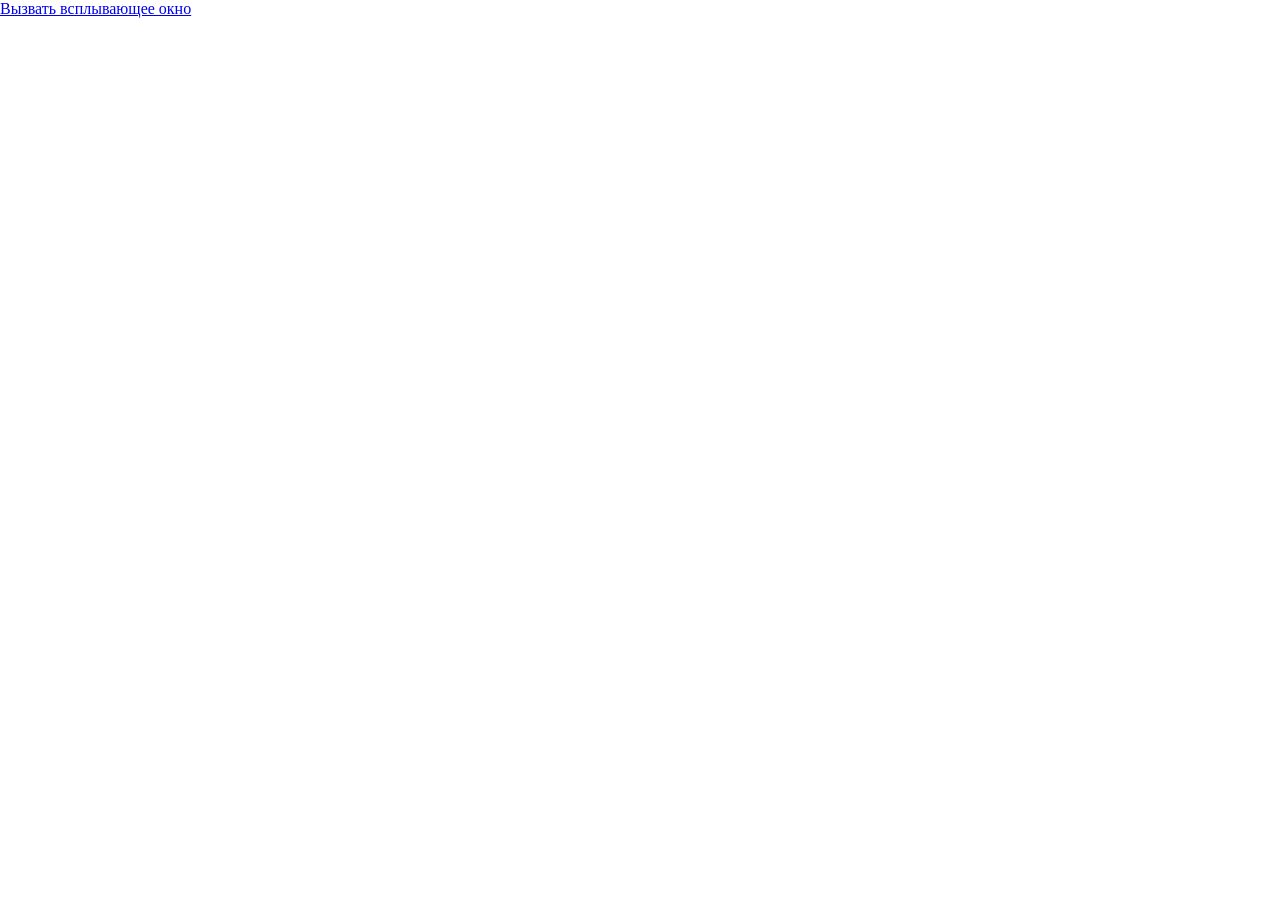
<file: angular-final-task/project-templates/Recpie creation/index.html>
<!DOCTYPE html>
<html lang="en">
<head>
  <meta charset="UTF-8">
  <meta http-equiv="X-UA-Compatible" content="IE=edge">
  <meta name="viewport" content="width=device-width, initial-scale=1.0">
  <title>Recepie Create</title>
  <link rel="shortcut icon" href="assets/icon.jpg" type="image/x-icon">
  <link rel="preconnect" href="https://fonts.googleapis.com">
  <link rel="preconnect" href="https://fonts.gstatic.com" crossorigin>
  <link href="https://fonts.googleapis.com/css2?family=Nunito:ital,wght@0,200;0,300;0,400;0,600;0,700;0,800;0,900;1,200;1,300;1,400;1,600;1,700;1,800;1,900&display=swap" rel="stylesheet">
  <link rel="preconnect" href="https://fonts.googleapis.com">
  <link rel="preconnect" href="https://fonts.gstatic.com" crossorigin>
  <link href="https://fonts.googleapis.com/css2?family=Montserrat:ital,wght@0,100;0,200;0,300;0,400;0,500;0,600;0,700;0,800;0,900;1,100;1,200;1,300;1,400;1,500;1,600;1,700;1,800;1,900&display=swap" rel="stylesheet">
  <link rel="stylesheet" href="style.css">
</head>
<body>
  <a href="#cookbookDetails">Вызвать всплывающее окно</a>
  <div class="recepie-creation__wrapper" id="cookbookDetails">
    <div class="recepie-creation">
      <div class="recepie-creation__close">
        <svg xmlns="http://www.w3.org/2000/svg" width="36" height="36" viewBox="0 0 36 36" fill="none">
          <path d="M34.6154 31.8456C35.3801 32.6103 35.3801 33.8501 34.6154 34.6148C33.8507 35.3796 32.6108 35.3796 31.8461 34.6149L18 20.7687L4.15383 34.6149C3.38913 35.3796 2.14931 35.3796 1.3846 34.6148C0.6199 33.8501 0.6199 32.6103 1.3846 31.8456L15.2308 17.9995L1.38456 4.15331C0.619859 3.3886 0.61986 2.14878 1.38456 1.38407C2.14926 0.619373 3.38909 0.619369 4.15379 1.38407L18 15.2303L31.8462 1.38407C32.6109 0.619372 33.8507 0.619376 34.6154 1.38408C35.3801 2.14878 35.3801 3.38861 34.6154 4.15331L20.7692 17.9995L34.6154 31.8456Z" fill="#DADADA"/>
        </svg>
      </div>
      <div class="recepie-creation__creation-details">
        <div class="creation-details"> <!-- form -->
          <p class="creation-details__label">Create New Recepie</p>
          <div class="creation-details__title">
            <label for="title">Recepie Title<span>*</span></label>
            <input type="text" id="title">
          </div>
          <button class="creation-details__image">Upload Recepie Image</button>
          <div class="creation-details__description">
            <label for="description">Description</label>
            <textarea type="text" id="description"></textarea>
          </div>
          <div class="creation-details__ingridients">
            <label for="ingridients">Ingridients</label>
            <input type="text" id="ingridients">
          </div>
          <div class="creation-details__choosen-ingridients">
            <div class="choosen-ingridients__item">
              <span>first ingridient 100g</span>
              <svg xmlns="http://www.w3.org/2000/svg" width="18" height="18" viewBox="0 0 18 18" fill="none">
                <path d="M17.3074 15.9228C17.6898 16.3052 17.6898 16.9251 17.3074 17.3074C16.9251 17.6898 16.3052 17.6898 15.9228 17.3074L8.99975 10.3844L2.07667 17.3074C1.69432 17.6898 1.07441 17.6898 0.692057 17.3074C0.309706 16.9251 0.309706 16.3052 0.692057 15.9228L7.61513 8.99974L0.692038 2.07665C0.309685 1.6943 0.309686 1.07439 0.692037 0.692037C1.07439 0.309686 1.6943 0.309685 2.07665 0.692037L8.99975 7.61513L15.9228 0.692037C16.3052 0.309686 16.9251 0.309688 17.3075 0.692039C17.6898 1.07439 17.6898 1.6943 17.3075 2.07665L10.3844 8.99974L17.3074 15.9228Z" fill="#494949"/>
              </svg>
            </div>
            <div class="choosen-ingridients__item">
              <span>second ingridient 100g</span>
              <svg xmlns="http://www.w3.org/2000/svg" width="18" height="18" viewBox="0 0 18 18" fill="none">
                <path d="M17.3074 15.9228C17.6898 16.3052 17.6898 16.9251 17.3074 17.3074C16.9251 17.6898 16.3052 17.6898 15.9228 17.3074L8.99975 10.3844L2.07667 17.3074C1.69432 17.6898 1.07441 17.6898 0.692057 17.3074C0.309706 16.9251 0.309706 16.3052 0.692057 15.9228L7.61513 8.99974L0.692038 2.07665C0.309685 1.6943 0.309686 1.07439 0.692037 0.692037C1.07439 0.309686 1.6943 0.309685 2.07665 0.692037L8.99975 7.61513L15.9228 0.692037C16.3052 0.309686 16.9251 0.309688 17.3075 0.692039C17.6898 1.07439 17.6898 1.6943 17.3075 2.07665L10.3844 8.99974L17.3074 15.9228Z" fill="#494949"/>
              </svg>
            </div>
            <div class="choosen-ingridients__item">
              <span>third ingridient 100g</span>
              <svg xmlns="http://www.w3.org/2000/svg" width="18" height="18" viewBox="0 0 18 18" fill="none">
                <path d="M17.3074 15.9228C17.6898 16.3052 17.6898 16.9251 17.3074 17.3074C16.9251 17.6898 16.3052 17.6898 15.9228 17.3074L8.99975 10.3844L2.07667 17.3074C1.69432 17.6898 1.07441 17.6898 0.692057 17.3074C0.309706 16.9251 0.309706 16.3052 0.692057 15.9228L7.61513 8.99974L0.692038 2.07665C0.309685 1.6943 0.309686 1.07439 0.692037 0.692037C1.07439 0.309686 1.6943 0.309685 2.07665 0.692037L8.99975 7.61513L15.9228 0.692037C16.3052 0.309686 16.9251 0.309688 17.3075 0.692039C17.6898 1.07439 17.6898 1.6943 17.3075 2.07665L10.3844 8.99974L17.3074 15.9228Z" fill="#494949"/>
              </svg>
            </div>
            <div class="choosen-ingridients__item">
              <span>fourth ingridient 100g</span>
              <svg xmlns="http://www.w3.org/2000/svg" width="18" height="18" viewBox="0 0 18 18" fill="none">
                <path d="M17.3074 15.9228C17.6898 16.3052 17.6898 16.9251 17.3074 17.3074C16.9251 17.6898 16.3052 17.6898 15.9228 17.3074L8.99975 10.3844L2.07667 17.3074C1.69432 17.6898 1.07441 17.6898 0.692057 17.3074C0.309706 16.9251 0.309706 16.3052 0.692057 15.9228L7.61513 8.99974L0.692038 2.07665C0.309685 1.6943 0.309686 1.07439 0.692037 0.692037C1.07439 0.309686 1.6943 0.309685 2.07665 0.692037L8.99975 7.61513L15.9228 0.692037C16.3052 0.309686 16.9251 0.309688 17.3075 0.692039C17.6898 1.07439 17.6898 1.6943 17.3075 2.07665L10.3844 8.99974L17.3074 15.9228Z" fill="#494949"/>
              </svg>
            </div>
          </div>
          <div class="creation-details__directions">
            <label for="directions">Directions</label>
            <textarea type="text" id="directions"></textarea>
          </div>
          <button class="creation-details__cancel">Cancel</button>
          <button class="creation-details__confirm">Confirm</button>
        </div>
      </div>
    </div>
  </div>
</body>
</html>
</file>
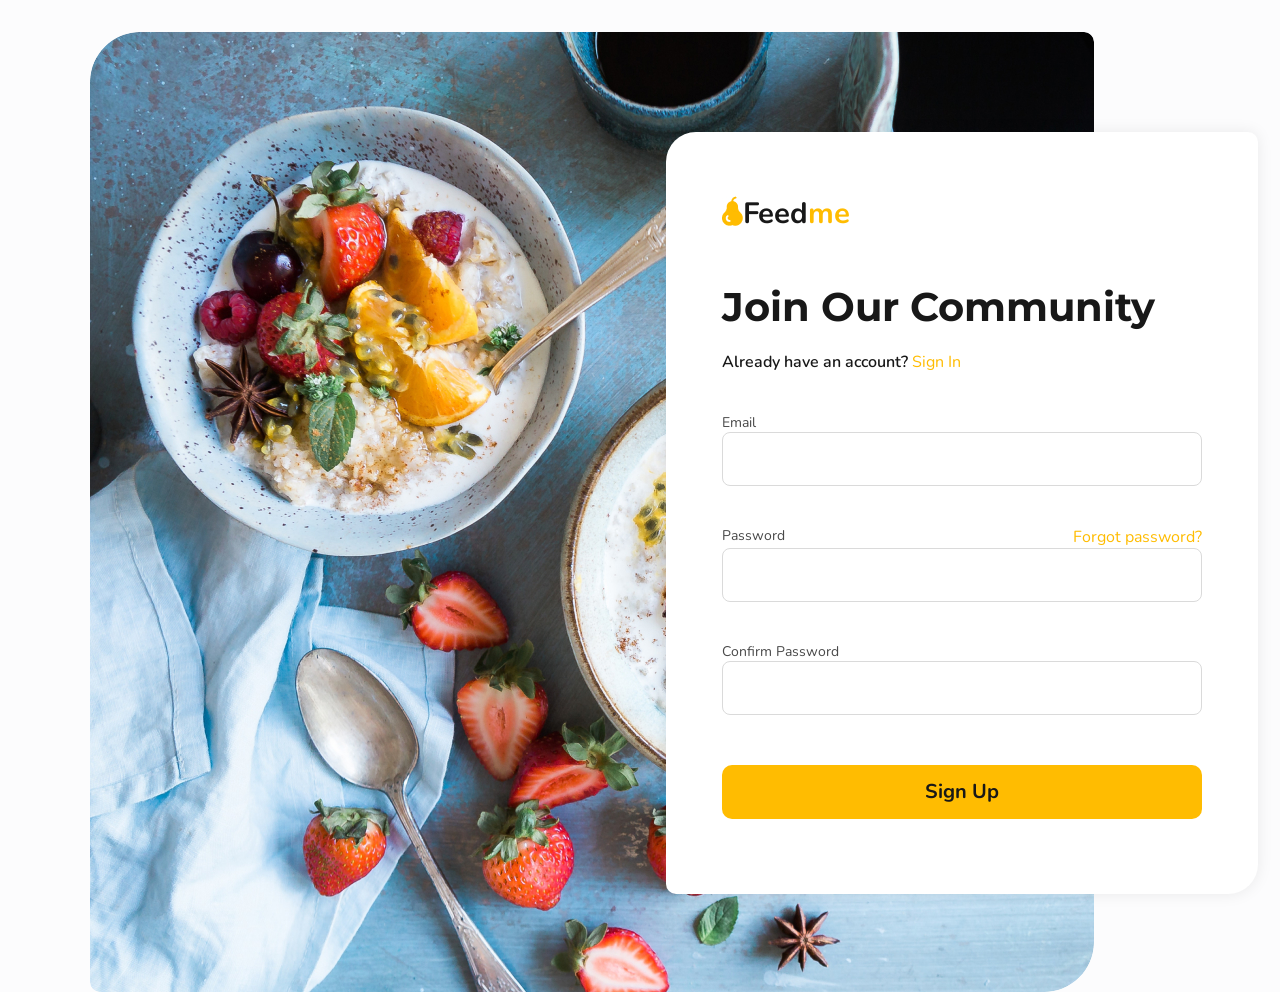
<file: angular-final-task/project-templates/Sign In/index.html>
<!DOCTYPE html>
<html lang="en">
<head>
  <meta charset="UTF-8">
  <meta http-equiv="X-UA-Compatible" content="IE=edge">
  <meta name="viewport" content="width=device-width, initial-scale=1.0">
  <title>Sign Up</title>
  <link rel="preconnect" href="https://fonts.googleapis.com">
  <link rel="shortcut icon" href="assets/icon.jpg" type="image/x-icon">
  <link rel="preconnect" href="https://fonts.gstatic.com" crossorigin>
  <link href="https://fonts.googleapis.com/css2?family=Nunito:ital,wght@0,200;0,300;0,400;0,600;0,700;0,800;0,900;1,200;1,300;1,400;1,600;1,700;1,800;1,900&display=swap" rel="stylesheet">
  <link rel="preconnect" href="https://fonts.googleapis.com">
  <link rel="preconnect" href="https://fonts.gstatic.com" crossorigin>
  <link href="https://fonts.googleapis.com/css2?family=Montserrat:ital,wght@0,100;0,200;0,300;0,400;0,500;0,600;0,700;0,800;0,900;1,100;1,200;1,300;1,400;1,500;1,600;1,700;1,800;1,900&display=swap" rel="stylesheet">
  <link rel="stylesheet" href="style.css">
</head>
<body>
  <div class="back-photo">
    <div class="back-photo__form">
      <div class="label">
        <div class="label__icon-wrapper">
          <img class="icon" src="assets/icon.jpg" alt="">
        </div>
        <p class="label__text">Feed<span class="label__text-yellow">me</span></p>
      </div>
      <div class="join">
        <p class="join__main-label">Join Our Community</p>
        <span class="join__new">Already have an account?</span>
        <a class="join__join-link">Sign In</a>
      </div>
      <div class="email">
        <label class="email__label" for="mail">Email</label>
        <input class="email__input" type="text" name="mail">
      </div>
      <div class="password">
        <div class="password__label-wrapper">
          <label for="password">Password</label>
          <a>Forgot password?</a>
        </div>
        <input class="password__input" type="text" name="password">
      </div>
      <div class="confirm-password">
        <label class="confirm-password__label" for="confirm-password">Confirm Password</label>
        <input class="confirm-password__input" type="text" name="confirm-password">
      </div>
      <div class="signin">
        <button class="signin__button">Sign Up</button>
      </div>
    </div>
  </div>
</body>
</html>
</file>
<file: angular-final-task/project-templates/Cookbook creation/style.css>
body {
  margin: 0 auto;
}

p {
  margin: 0;
}

.cookbook-creation__wrapper {
  background: rgba(102, 102, 102, 0.5);
  width: 100%;
  height: 100%;
  position: absolute;
  top: 0;
  left: 0;
  display: none;
}

.cookbook-creation {
  position: absolute;
  top: 0;
  right: 0;
  bottom: 0;
  left: 0;
  margin: 0 auto;
  max-width: 808px;
  height: 650px;
  text-align: center;
  margin: auto;
}

.cookbook-creation__wrapper:target {
  display: block;
}

.cookbook-creation__creation-details {
  background: #FFFFFF;
  box-shadow: 0px 18px 60px rgba(24, 24, 24, 0.7);
  border-radius: 10px;
  margin-top: 50px;
  padding: 72px 56px;
  text-align: initial;
}

.creation-details__label {
  font-family: Montserrat;
  font-style: normal;
  font-weight: bold;
  font-size: 40px;
  line-height: 48px;
}

.creation-details__title span {
  color: #FFBC01;
}

.creation-details__image,
.creation-details__confirm,
.creation-details__cancel {
  background: #FFBC01;
  border-radius: 10px;
  font-family: Nunito;
  font-style: normal;
  font-weight: bold;
  font-size: 20px;
  line-height: 30px;
  outline: none;
  border: none;
  margin-top: 24px;
  padding: 16px 32px;
}

.creation-details__title,
.creation-details__description,
.creation-details__recepies-in-book {
  margin-top: 40px;
  display: flex;
  flex-direction: column;
}

.creation-details__title label,
.creation-details__title span,
.creation-details__description label,
.creation-details__recepies-in-book label {
  font-family: Montserrat;
  font-style: normal;
  font-weight: 600;
  font-size: 16px;
  line-height: 20px;
}

.creation-details__title input,
.creation-details__description textarea,
.creation-details__recepies-in-book input {
  background: #FFFFFF;
  border: 1px solid #DADADA;
  box-sizing: border-box;
  border-radius: 10px;
  outline: none;
  height: 40px;
  margin-top: 14px;
}

.creation-details__description textarea {
  height: 104px;
  max-width: 100%;
}

.creation-details__recepies-in-book-cards {
  margin-top: 48px;
}

.creation-details__recepies-in-book p{
  font-family: Montserrat;
  font-style: normal;
  font-weight: 600;
  font-size: 20px;
  line-height: 24px;
}

.recepies-in-book__recepies-in-book-cards {
  margin-top: 40px;
}

.recepies-in-book-cards__recepies-card {
  height: 309px;
  background: #FFFFFF;
  box-shadow: 0px 0px 16px rgba(0, 0, 0, 0.08);
  border-radius: 50px 10px 10px 10px;
  display: flex;
  margin-bottom: 25px;
}

.recepies-card__image img {
  border-radius: 50px 10px;
}

.recepies-card__recepies-card-main {
  margin: 15px;
}

.recepies-card-main__recepies-card-main-reactions {
  margin-top: 30px;
}

.recepies-card-main__title,
.recepies-card-main__recepies-card-main-reactions,
.recepies-card-main__recepies-card-main-reactions > div {
  display: flex;
  justify-content: space-between;
  align-items: end;
}

.recepies-card-main__title p{
  font-family: Montserrat;
  font-style: normal;
  font-weight: 600;
  font-size: 20px;
  line-height: 24px;
  color: #181818;
  max-width: 257px;
}

.recepies-card-main__title span{
  align-self: flex-start;
}

.recepies-card-main__title span, 
.recepies-card-main__info span,
.recepies-card-main__recepies-card-main-reactions span{
  font-family: Nunito;
  font-style: normal;
  font-weight: normal;
  font-size: 14px;
  line-height: 19px;
  color: #181818;
}

.recepies-card-main__info {
  margin-top: 16px;
}

.recepies-card-main__recepies-card-main-reactions div{
  display: flex;
  max-width: 205px;
  flex-wrap: wrap;
  margin-top: 18px;
}

.recepies-card-main-reactions__comments {
  margin-top: 20px;
}

.creation-details__cancel {
  background: transparent;
  color: #FFBC01;
  border: 2px solid #FFBC01;
}

.creation-details__cancel:hover {
  color: #181818;
  background-color: #FFBC01;
  cursor: pointer;
}

.creation-details__image:hover,
.creation-details__confirm:hover {
  color: white;
  cursor: pointer;
}

@media screen and (min-width: 0px) and (max-width: 841px) {
  .creation-details__image {
    width: 100%;
  }

  .recepies-in-book__recepies-in-book-cards {
    margin: 0 auto;
  }

  .recepies-in-book-cards__recepies-card {
    flex-direction: column;
    height: 632px;
    width: 288px;
  }

  .recepies-card-main__recepies-card-main-reactions {
    margin-top: 0px;
  }

  .recepies-card-main-reactions__views > div {
    flex-direction: column;
    margin-top: 0px;
  }
}
</file>
<file: angular-final-task/project-templates/Cookbook Detailed Info/style.css>
body {
  margin: 0 auto;
}

p {
  margin: 0;
}

.cookbook-detailed-info__wrapper {
  background: rgba(102, 102, 102, 0.5);
  width: 100%;
  height: 100%;
  position: absolute;
  top: 0;
  left: 0;
  display: none;
}

.cookbook-detailed-info {
  position: absolute;
  top: 0;
  right: 0;
  bottom: 0;
  left: 0;
  margin: 0 auto;
  max-width: 1016px;
  height: 650px;
  text-align: center;
  margin: auto;
}

.cookbook-detailed-info__wrapper:target {
  display: block;
}

.info-main {
  background: #FFFFFF;
  box-shadow: 0px 18px 60px rgba(24, 24, 24, 0.7);
  border-radius: 10px;
  margin-top: 50px;
  padding: 72px 56px;
  text-align: initial;
}

.info-main__label {
  display: flex;
  justify-content: space-between;
}

.info-main__label p {
  font-family: Montserrat;
font-style: normal;
font-weight: bold;
font-size: 40px;
line-height: 48px;
max-width: 500px;
color: #181818;
}

.info-main__label button {
  padding: 12px 32px;
  height:max-content;
  background: #FFBC01;
  border-radius: 10px;
  outline: none;
  border: none;
  font-family: Nunito;
  font-style: normal;
  font-weight: bold;
  font-size: 20px;
}

.info-main__label button:hover {
  cursor: pointer;
  color: white;
}

.info-main__author {
  font-family: Nunito;
  font-style: normal;
  font-weight: 600;
  font-size: 18px;
  line-height: 22px;
  color: #FFBC01;
  margin-top: 16px;
}

.info-main__cookbook-description {
  display: flex;
  justify-content: space-between;
  margin-top: 50px;
}

.cookbook-description__cookbook-info {
  width: 46%;
}

.cookbook-description__cookbook-info p {
  font-family: Montserrat;
  font-style: normal;
  font-weight: 600;
  font-size: 20px;
  line-height: 24px;
  color: #181818;
  margin-bottom: 10px;
}

.cookbook-description__cookbook-info span {
  font-family: Nunito;
  font-style: normal;
  font-weight: normal;
  font-size: 14px;
  line-height: 22px;
  color: #181818;
}

.info-main__reactions-details {
  display: flex;
  margin-top: 20px;
}

.reactions-details__likes,
.reactions-details__comments {
  display: flex;
  justify-content: center;
}

.reactions-details__likes span,
.reactions-details__comments span {
  margin-left: 4px;
  font-family: Nunito;
  font-style: normal;
  font-weight: normal;
  font-size: 14px;
  line-height: 19px;
}

.reactions-details__comments {
  margin-left: 10px;
}

.info-main__recepies-in-book {
  margin-top: 50px;
}

.info-main__recepies-in-book p{
  font-family: Montserrat;
  font-style: normal;
  font-weight: 600;
  font-size: 20px;
  line-height: 24px;
}

.recepies-in-book__recepies-in-book-cards {
  margin-top: 40px;
}

.recepies-in-book-cards__recepies-card {
  height: 212px;
  background: #FFFFFF;
  box-shadow: 0px 0px 16px rgba(0, 0, 0, 0.08);
  border-radius: 50px 10px 10px 10px;
  display: flex;
  margin-bottom: 25px;
}

.recepies-card__recepies-card-main {
  margin: 15px;
}

.recepies-card-main__recepies-card-main-reactions {
  margin-top: 30px;
}

.recepies-card-main__title,
.recepies-card-main__recepies-card-main-reactions,
.recepies-card-main__recepies-card-main-reactions > div {
  display: flex;
  justify-content: space-between;
  align-items: end;
}

.recepies-card-main__title p{
  font-family: Montserrat;
  font-style: normal;
  font-weight: 600;
  font-size: 20px;
  line-height: 24px;
  color: #181818;
}

.recepies-card-main__title span, 
.recepies-card-main__info span,
.recepies-card-main__recepies-card-main-reactions span{
  font-family: Nunito;
  font-style: normal;
  font-weight: normal;
  font-size: 14px;
  line-height: 19px;
  color: #181818;
}

.recepies-card-main__info {
  margin-top: 10px;
}

.recepies-card-main__recepies-card-main-reactions div div{
  margin-right: 30px;
}

.recepies-card-main-reactions__save button {
  width: 109px;
  height: 54px;
  border: 2px solid #FFBC01;
  box-sizing: border-box;
  border-radius: 10px;
  font-family: Nunito;
  font-style: normal;
  font-weight: bold;
  font-size: 20px;
  line-height: 30px;
  color: #FFBC01;
  background-color: transparent;
}

.recepies-card-main-reactions__save button:hover {
  color: #181818;
  background-color: #FFBC01;
  cursor: pointer;
}

.info-main__comments {
  margin-top: 70px;
}

.info-main__comments > p{
  font-family: Montserrat;
  font-style: normal;
  font-weight: 600;
  font-size: 20px;
  line-height: 24px;
}

.comments__send-comment {
  margin-top: 24px;
  display: flex;
  justify-content: space-between;
}

.comments__send-comment input{
  background: #FFFFFF;
  border: 1px solid #DADADA;
  box-sizing: border-box;
  border-radius: 10px;
  outline: none;
  width: 88%;
  height: 40px;
}

.comments__send-comment button {
  width: 88px;
  height: 40px;
  background: #FFBC01;
  border-radius: 10px;
  outline: none;
  border: none;
}

.comments__send-comment button:hover {
  cursor: pointer;
}

.comments__send-comment button:hover svg path{
  fill: black;
}

.last-comments__comment {
  margin-top: 40px;
  display: flex;
  max-width: 88%;
}

.last-comments__comment img{
  margin-right: 10px;
}

.comment__main-text div{
  display: flex;
  justify-content: space-between;
}

.comment__main-text p {
  margin-top: 10px;
}

.comment__main-text div span,
.comment__main-text p {
  font-family: Nunito;
  font-style: normal;
  font-weight: normal;
  font-size: 14px;
  line-height: 19px;
}

.comment__main-text div span:first-child {
  font-family: Nunito;
  font-style: normal;
  font-weight: 600;
  font-size: 18px;
  line-height: 22px;
}

@media screen and (min-width: 0px) and (max-width: 841px) {
  .info-main__label {
    flex-direction: column;
  }

  .info-main__label button {
    margin-top: 10px;
  }
  
  .info-main__cookbook-description {
    flex-direction: column;
    text-align: center;
  }

  .cookbook-description__cookbook-photo img{
    width: 100%;
  }

  .cookbook-description__cookbook-info {
    width: 100%;
  }

  .recepies-in-book__recepies-in-book-cards {
    margin: 0 auto;
  }

  .recepies-in-book-cards__recepies-card {
    flex-direction: column;
    height: 532px;
    width: 290px;
  }

  .recepies-card-main__recepies-card-main-reactions div:first-child {
    flex-direction: column;
    align-items: flex-start;
  }
}
</file>
<file: angular-final-task/project-templates/Cookbook Profile/style.css>
body {
  background-color: #fcfcfd;
  margin: 0;
}

p {
  margin: 0;
}

.wrapper {
  padding: 0 1.4%;
  max-width: 1680px;
  margin: 0 auto;
}

.navigation {
  display: flex;
  justify-content: space-between;
  padding: 1.4% 9%;
  flex-wrap: wrap;
}

.label,
.recepies,
.cookbooks,
.search,
.create-button,
.user {
  display: flex;
  align-items: center;
}

.recepies a,
.cookbooks a,
.user a{
  font-family: Nunito;
  font-style: normal;
  font-weight: normal;
  font-size: 16px;
  line-height: 22px;
  color: #181818;
  text-decoration: none;
}

.label__text {
  font-family: Nunito;
  font-style: normal;
  font-weight: bold;
  font-size: 24px;
  line-height: 33px;
  color: #181818;
}

.label__text-yellow {
  color: #FFBC01;
}

.label__icon-wrapper:hover svg {
  transform: rotate(16deg);
  transition: .4s;
}

.search input {
  width: 264px;
  height: 40px;
  background: #F7F7F7;
  border-radius: 10px;
  border: 0;
  outline: 0;
  padding-left: 25px;
}

.search svg {
  margin-right: -20px;
  z-index: 2;
}

.create-button button {
  width: 225px;
  height: 54px;
  background-color: #fcfcfd;
  border: 2px solid #FFBC01;
  box-sizing: border-box;
  border-radius: 10px;
  font-family: Nunito;
  font-style: normal;
  font-weight: bold;
  font-size: 20px;
  line-height: 30px;
  color: #FFBC01;
}

.recepies a:hover,
.cookbooks a:hover,
.user a:hover{
  cursor: pointer;
  color: #FFBC01;
  text-decoration: underline;
}

.create-button button:hover {
  background-color: #FFBC01;
  color: #181818;
  cursor: pointer;
}

.search,
.search input {
  cursor: pointer;
}

.user-main {
  display: flex;
  padding: 0 9%;
  margin-top: 80px;
}

.user-main__photo {
  margin-right: 30px;
}

.user-main__info p {
  font-family: Roboto;
  font-style: normal;
  font-weight: normal;
  font-size: 18px;
  line-height: 22px;
  max-width: 450px;
}

.user-main__info h1 {
  font-family: Montserrat;
  font-style: normal;
  font-weight: bold;
  font-size: 40px;
  line-height: 48px;
  margin: 10px 0;
}

.cookbooks-show {
  padding: 0 9%;
}

.cookbooks-show__navigation {
  display: flex;
  justify-content: space-between;
  margin-bottom: 30px;
}

.navigation-right {
  display: flex;
  width: 578px;
  justify-content: space-between;
  text-align: center;
}

.navigation-right a {
  text-decoration: none;
  font-family: Montserrat;
  font-style: normal;
  font-weight: 600;
  font-size: 20px;
  line-height: 24px;
  color: #181818;
  display: flex;
  align-self: flex-end;
}

.navigation-right a:hover {
  color: #FFBC01;
}

.navigation__link-active {
  border-bottom: 2px solid #FFBC01;
}

.cookbooks-show__navigation button {
  width: 273px;
  height: 62px;
  background: #FFBC01;
  border-radius: 10px;
  border: 0;
  outline: none;
  font-family: Nunito;
  font-style: normal;
  font-weight: bold;
  font-size: 20px;
  line-height: 30px;
}

.cookbooks-show__navigation button:hover {
  cursor: pointer;
}

.cookbooks-show__cookbooks-cards {
  display: flex;
  flex-wrap: wrap;
  justify-content: space-between;
}

.cookbooks-cards__card {
  background: #FFFFFF;
  box-shadow: 0px 0px 16px rgba(0, 0, 0, 0.08);
  border-radius: 10px;
  width: 240px;
  padding: 24px;
  margin-top: 10px;
}

.cookbooks-cards__card:hover {
  box-shadow: 0px 0px 32px rgba(0, 0, 0, 0.24);
}

.cookbooks-cards__card:hover path{
  fill: #FFBC01;
}

.cookbooks-cards__card:hover {
  cursor: pointer;
}

.header__views span,
.footer__likes span,
.footer__comments span,
.main-info__author,
.card__description p {
  font-family: Nunito;
  font-style: normal;
  font-weight: normal;
  font-size: 14px;
  line-height: 19px;
  color: #181818;
}

.main-info__author {
  align-self: end;
}

.card__description {
  margin-top: 16px;
}

.header__more {
  display: flex;
  justify-content: center;
}

.card__picture {
  margin-top: 16px;
  border-radius: 50px 10px;
}

.card__main-info {
  display: flex;
  justify-content: space-between;
  flex-wrap: wrap;
  margin-top: 16px;
}

.main-info__name {
  font-family: Montserrat;
  font-style: normal;
  font-weight: 600;
  font-size: 20px;
  line-height: 24px;
  color: #181818;
}

.card__footer {
  margin-top: 32px;
  display: flex;
  justify-content: space-between;
  flex-wrap: wrap;
}

.footer__wrapper {
  margin-top: 30px;
  background-color: #181818;
}

.footer {
  display: flex;
  max-width: 1900px;
  justify-content: space-between;
  padding: 20px 17%;
  margin: 0 auto;
  flex-wrap: wrap;
}

.label__text-white {
  color: #fcfcfd;
}

.footer__item {
  text-align: center;
  display: flex;
  justify-content: center;
}

.footer__item p{
  font-family: Nunito;
  font-style: normal;
  font-weight: normal;
  font-size: 16px;
  line-height: 22px;
  color: #F7F7F7;
}

.footer__item-mail p{
  color: #FFBC01;
}

.footer__item p:hover {
  cursor: pointer;
  color: #FFBC01;
  text-decoration: underline;
}






@media screen and (min-width: 1450px) and (max-width: 1871px) {
  
}

@media screen and (min-width: 1260px) and (max-width: 1449px) {
  
}

@media screen and (min-width: 787px) and (max-width: 1259px) {
  .cookbooks-show__navigation {
    flex-direction: column;
  }
  .navigation-right {
    width: 100%;
    flex-direction: column;
    margin: 20px 0;
  }
  .navigation-right a {
    align-self: flex-start;
  }
}

@media screen and (min-width: 0px) and (max-width: 786px) {
  .cookbooks-show__navigation {
    flex-direction: column;
  }
  .navigation-right {
    width: 100%;
    flex-direction: column;
    margin: 20px 0;
  }
  .navigation-right a {
    align-self: flex-start;
  }
  .user-main {
    flex-direction: column;
    text-align: center;
  }
  .user-main__photo {
    margin-right: 0px;
  }
}
</file>
<file: angular-final-task/project-templates/Cookbook Search/style.css>
body {
  background-color: #fcfcfd;
  margin: 0;
}

p {
  margin: 0;
}

.wrapper {
  padding: 0 1.4%;
  max-width: 1680px;
  margin: 0 auto;
}

.navigation {
  display: flex;
  justify-content: space-between;
  padding: 1.4% 9%;
  flex-wrap: wrap;
}

.label,
.recepies,
.cookbooks,
.search,
.create-button,
.user {
  display: flex;
  align-items: center;
}

.recepies a,
.cookbooks a,
.user a{
  font-family: Nunito;
  font-style: normal;
  font-weight: normal;
  font-size: 16px;
  line-height: 22px;
  color: #181818;
  text-decoration: none;
}

.label__text {
  font-family: Nunito;
  font-style: normal;
  font-weight: bold;
  font-size: 24px;
  line-height: 33px;
  color: #181818;
}

.label__text-yellow {
  color: #FFBC01;
}

.label__icon-wrapper:hover svg {
  transform: rotate(16deg);
  transition: .4s;
}

.search input {
  width: 264px;
  height: 40px;
  background: #F7F7F7;
  border-radius: 10px;
  border: 0;
  outline: 0;
  padding-left: 25px;
}

.search svg {
  margin-right: -20px;
  z-index: 2;
}

.create-button button {
  width: 225px;
  height: 54px;
  background-color: #fcfcfd;
  border: 2px solid #FFBC01;
  box-sizing: border-box;
  border-radius: 10px;
  font-family: Nunito;
  font-style: normal;
  font-weight: bold;
  font-size: 20px;
  line-height: 30px;
  color: #FFBC01;
}

.recepies a:hover,
.cookbooks a:hover,
.user a:hover{
  cursor: pointer;
  color: #FFBC01;
  text-decoration: underline;
}

.create-button button:hover {
  background-color: #FFBC01;
  color: #181818;
  cursor: pointer;
}

.search,
.search input {
  cursor: pointer;
}

.main-cookbooks {
  display: flex;
  padding: 0 9%;
  margin-top: 50px;
}

.filter {
  width: 238px;
  background: #FFFFFF;
  box-shadow: 0px 0px 16px rgba(0, 0, 0, 0.08);
  border-radius: 10px;
  padding: 32px 24px;
  max-height: 300px;
  margin-right: 70px;
}

.filter__label {
  display: flex;
  justify-content: space-between;
  flex-wrap: wrap;
}

.filter__label p {
  font-family: Montserrat;
  font-style: normal;
  font-weight: 600;
  font-size: 20px;
  line-height: 24px;
  color: #181818;
}

.filter__label span {
  font-family: Nunito;
  font-style: normal;
  font-weight: normal;
  font-size: 14px;
  line-height: 19px;
  color: #FFBC01;
}

.filter__sort {
  margin-top: 32px;
}

.filter__sort select {
  width: 224px;
  height: 40px;
  background: #FFFFFF;
  border: 1px solid #DADADA;
  border-radius: 4px;
  margin-top: 16px;
  outline: none;
}

.filter__cookbook-type,
.filter__hide {
  margin-top: 24px;
}

.filter__sort p,
.filter__cookbook-type p {
  font-family: Montserrat;
  font-style: normal;
  font-weight: 600;
  font-size: 16px;
  line-height: 20px;
  color: #181818;
}

.filter__cookbook-type p {
  margin-bottom: 16px;
}

.filter label {
  font-family: Nunito;
  font-style: normal;
  font-weight: normal;
  font-size: 14px;
  line-height: 19px;
  color: #181818;
}

.checkbox-custom {
	position: relative;
	padding-left: 25px;
}

.checkbox-custom input[type=checkbox] {
	display: none;
}

.checkbox-custom label:after {
	content: '';
	display: block;
	height: 16px;
	width: 16px;
	border: 1px solid #939598;
	position: absolute;
	top: 0;
	left: 0;
  border-radius: 3px;
}

.checkbox-custom input[type=checkbox]:checked + label:after {
	border: 1px solid #FFBC01;
	width: 16px;
	height: 16px;
	background-color: #FFBC01;
  content: '';
  background-position: center;
  background-repeat: no-repeat;
  background-image: url('data:image/svg+xml, <svg xmlns="http://www.w3.org/2000/svg" width="10" height="9" viewBox="0 0 10 9" fill="none"> <path d="M1 5.16667L3.66667 7.5L9 1.5" stroke="white" stroke-width="2" stroke-linecap="round" stroke-linejoin="round"/></svg>');
}

.cookbooks-show__navigation {
  display: flex;
  max-width: 258px;
  justify-content: space-between;
  margin-bottom: 30px;
}

.cookbooks-show__navigation a {
  text-decoration: none;
  font-family: Montserrat;
  font-style: normal;
  font-weight: 600;
  font-size: 20px;
  line-height: 24px;
  color: #181818;
}

.cookbooks-show__navigation a:hover {
  color: #FFBC01;
}

.navigation__link-active {
  border-bottom: 2px solid #FFBC01;
}

.cookbooks-show__cookbooks-cards {
  display: flex;
  flex-wrap: wrap;
  justify-content: space-between;
}

.cookbooks-cards__card {
  background: #FFFFFF;
  box-shadow: 0px 0px 16px rgba(0, 0, 0, 0.08);
  border-radius: 10px;
  width: 240px;
  padding: 24px;
  margin-top: 10px;
}

.cookbooks-cards__card:hover {
  box-shadow: 0px 0px 32px rgba(0, 0, 0, 0.24);
}

.cookbooks-cards__card:hover path{
  fill: #FFBC01;
}

.cookbooks-cards__card:hover {
  cursor: pointer;
}

.header__views span,
.footer__likes span,
.footer__comments span,
.main-info__author,
.card__description p {
  font-family: Nunito;
  font-style: normal;
  font-weight: normal;
  font-size: 14px;
  line-height: 19px;
  color: #181818;
}


.main-info__author {
  align-self: end;
}

.card__description {
  margin-top: 16px;
}

.header__more {
  display: flex;
  justify-content: center;
}

.card__picture {
  margin-top: 16px;
  border-radius: 50px 10px;
}

.card__main-info {
  display: flex;
  justify-content: space-between;
  flex-wrap: wrap;
  margin-top: 16px;
}

.main-info__name {
  font-family: Montserrat;
  font-style: normal;
  font-weight: 600;
  font-size: 20px;
  line-height: 24px;
  color: #181818;
}

.card__footer {
  margin-top: 32px;
  display: flex;
  justify-content: space-between;
  flex-wrap: wrap;
}

.footer__wrapper {
  margin-top: 30px;
  background-color: #181818;
}

.footer {
  display: flex;
  max-width: 1900px;
  justify-content: space-between;
  padding: 20px 17%;
  margin: 0 auto;
  flex-wrap: wrap;
}

.label__text-white {
  color: #fcfcfd;
}

.footer__item {
  text-align: center;
  display: flex;
  justify-content: center;
}

.footer__item p{
  font-family: Nunito;
  font-style: normal;
  font-weight: normal;
  font-size: 16px;
  line-height: 22px;
  color: #F7F7F7;
}

.footer__item-mail p{
  color: #FFBC01;
}

.footer__item p:hover {
  cursor: pointer;
  color: #FFBC01;
  text-decoration: underline;
}






@media screen and (min-width: 1450px) and (max-width: 1871px) {
  
}

@media screen and (min-width: 1260px) and (max-width: 1449px) {
  
}

@media screen and (min-width: 787px) and (max-width: 1259px) {
  .main-cookbooks {
    flex-direction: column;
  }

  .cookbooks-show__navigation {
    margin-top: 40px;
    max-width: 284px;
  }
}

@media screen and (min-width: 0px) and (max-width: 786px) {
  .main-cookbooks {
    flex-direction: column;
  }

  .cookbooks-show__navigation {
    margin-top: 40px;
    max-width: 284px;
  }
}
</file>
<file: angular-final-task/project-templates/Home page/style.css>
body {
  background-color: #fcfcfd;
  margin: 0;
}

p {
  margin: 0;
}

.wrapper {
  padding: 0 1.4%;
  max-width: 1900px;
  margin: 0 auto;
}

.navigation {
  display: flex;
  justify-content: space-between;
  padding: 1.4% 9%;
  flex-wrap: wrap;
}

.label,
.recepies,
.cookbooks,
.search,
.create-button,
.signIn {
  display: flex;
  align-items: center;
}

.recepies a,
.cookbooks a,
.signIn a{
  font-family: Nunito;
  font-style: normal;
  font-weight: normal;
  font-size: 16px;
  line-height: 22px;
  color: #181818;
  text-decoration: none;
}

.label__text {
  font-family: Nunito;
  font-style: normal;
  font-weight: bold;
  font-size: 24px;
  line-height: 33px;
  color: #181818;
}

.label__text-yellow {
  color: #FFBC01;
}

.label__icon-wrapper:hover svg {
  transform: rotate(16deg);
  transition: .4s;
}

.search input {
  width: 264px;
  height: 40px;
  background: #F7F7F7;
  border-radius: 10px;
  border: 0;
  outline: 0;
  padding-left: 25px;
}

.search svg {
  margin-right: -20px;
  z-index: 2;
}

.create-button button {
  width: 225px;
  height: 54px;
  background-color: #fcfcfd;
  border: 2px solid #FFBC01;
  box-sizing: border-box;
  border-radius: 10px;
  font-family: Nunito;
  font-style: normal;
  font-weight: bold;
  font-size: 20px;
  line-height: 30px;
  color: #FFBC01;
}

.recepies a:hover,
.cookbooks a:hover,
.signIn a:hover{
  cursor: pointer;
  color: #FFBC01;
  text-decoration: underline;
}

.create-button button:hover {
  background-color: #FFBC01;
  color: #181818;
  cursor: pointer;
}

.search,
.search input {
  cursor: pointer;
}

.find-recepies {
  background-image: url(assets/joseph-gonzalez-fdlZBWIP0aM-unsplash\ 1.jpg);
  background-size: cover;
  background-repeat: no-repeat;
  width: 74%;
  height: 814px;
  border-radius: 10px 50px;
  display: flex;
  justify-content: center;
  padding: 0 13%;
  flex-wrap: wrap;
  flex-direction: column;
}

.find-recepies__main-label p{
  max-width: 808px;
  font-family: Montserrat;
  font-style: normal;
  font-weight: 600;
  font-size: 56px;
  line-height: 72px;
  color: #FFFFFF;
}

.find-recepies__search, 
.find-recepies__examples {
  margin-top: 40px;
}

.find-recepies__search input{
  width: 80%;
  height: 70px;
  outline: none;
  border: none;
  background: #FFFFFF;
  border-radius: 10px;
}

.find-recepies__search button{
  width: 146px;
  height: 54px;
  outline: none;
  border: none;
  background: #FFBC01;
  border-radius: 10px;
  position: static;
  font-family: Nunito;
  font-style: normal;
  font-weight: bold;
  font-size: 20px;
  line-height: 30px;
  text-transform: uppercase;
  margin-left: -160px;
}

.find-recepies__examples {
  display: flex;
  flex-wrap: wrap;
  justify-content: space-between;
  max-width: 800px;
}

.find-recepies__examples p{
  font-family: Nunito;
  font-style: normal;
  font-weight: normal;
  font-size: 18px;
  line-height: 22px;
  color: #FFFFFF;
}

.find-recepies__search button:hover {
  cursor: pointer;
  color: #FFFFFF;
}

.find-recepies__examples p:hover{
  cursor: pointer;
  color: #FFBC01;
  text-decoration: underline;
}

.user-choice,
.our-choice {
  margin-top: 104px;
}

.user-choice__text,
.our-choice__text {
  font-family: Nunito;
  font-style: normal;
  font-weight: normal;
  font-size: 16px;
  line-height: 24px;

  text-align: center;
  letter-spacing: 2px;
  text-transform: uppercase;

  color: #FFBC01;
}

.user-choice__recipes,
.our-choice__cookbooks {
  margin-top: 24px;
}

.recepies__main-label,
.cookbooks__main-label {
  font-family: Montserrat;
  font-style: normal;
  font-weight: bold;
  font-size: 40px;
  line-height: 48px;
  text-align: center;
  color: #181818;
}

.recepies__recepies-cards {
  display: flex;
  justify-content: space-between;
  flex-wrap: wrap;
  padding: 0 17%;
  margin-top: 48px;
}

.recepies-cards__card {
  background: #FFFFFF;
  box-shadow: 0px 0px 16px rgba(0, 0, 0, 0.08);
  border-radius: 10px;
  width: 240px;
  padding: 24px;
  margin-top: 10px;
}

.recepies-cards__card:hover {
  cursor: pointer;
}

.card__header {
  display: flex;
  justify-content: space-between;
  flex-wrap: wrap;
}

.header__views span,
.footer__likes span,
.footer__comments span {
  font-family: Nunito;
  font-style: normal;
  font-weight: normal;
  font-size: 14px;
  line-height: 19px;
  color: #181818;
}

.header__more {
  display: flex;
  justify-content: center;
}

.card__picture {
  margin-top: 16px;
  border-radius: 50px 10px;
}

.card__main-info {
  display: flex;
  justify-content: space-between;
  flex-wrap: wrap;
  margin-top: 16px;
}

.main-info__name {
  font-family: Montserrat;
  font-style: normal;
  font-weight: 600;
  font-size: 20px;
  line-height: 24px;
  color: #181818;
}

.main-info__author {
  font-family: Nunito;
  font-style: normal;
  font-weight: normal;
  font-size: 14px;
  line-height: 19px;
  color: #181818;
}

.card__footer {
  margin-top: 32px;
  display: flex;
  justify-content: space-between;
  flex-wrap: wrap;
}

.recepies__button,
.cookbooks__button {
  margin-top: 48px;
  text-align: center;
}

.recepies__button button,
.cookbooks__button button {
  width: 169px;
  height: 62px;
  border: 2px solid #FFBC01;
  box-sizing: border-box;
  border-radius: 10px;
  background-color: #fcfcfd;
  font-family: Nunito;
  font-style: normal;
  font-weight: bold;
  font-size: 20px;
  line-height: 30px;
  text-transform: capitalize;
  color: #FFBC01;
}

.recepies__button button:hover {
  background-color: #FFBC01;
  color: #181818;
  cursor: pointer;
}

.cookbooks__cookbooks-cards {
  display: flex;
  padding: 0 17%;
  flex-wrap: wrap;
  justify-content: space-between;
  align-items: center;
  margin-top: 48px;
}

.cookbooks-cards__left-card {
  width: 47%;
  height: 512px;
  padding: 14px;

  background-image: url(assets/monika-grabkowska-P1aohbiT-EY-unsplash\ 1.jpg);
  background-size: cover;
  border-radius: 50px 10px;
}

.cookbooks-cards__right-cards {
  max-width: 600px;
  width: 50%;
  height: 540px;
  display: flex;
  justify-content: space-between;
  flex-direction: column;
}

.right-cards__top-card {
  max-width: 572px;
  width: 100%;
  height: 230px;
  padding: 14px;
  display: flex;
  background: url(assets/pablo-merchan-montes-MXovqM130UI-unsplash\ 1.jpg);
  background-size: cover;
  border-radius: 50px 10px;
}

.right-cards__bottom-cards {
  display: flex;
  justify-content: space-between;
}

.bottom-cards__left-bottom-card {
  max-width: 260px;
  width: 50%;
  height: 230px;
  padding: 14px;

  background: url(assets/image\ 6.jpg);
  background-size: cover;
  border-radius: 50px 10px;
}

.bottom-cards__right-bottom-card {
  max-width: 260px;
  width: 50%;
  height: 230px;
  padding: 14px;

  background: url(assets/image\ 8.jpg);
  background-size: cover;
  border-radius: 50px 10px;
}

.cookbooks-cards__button-and-more {
  display: flex;
  justify-content: space-between;
}

.cookbooks-cards__button {
  align-self: flex-end;
}

.cookbooks-cards__button button {
  padding: 8px 24px;
  background: #FFFFFF;
  border-radius: 10px;
  outline: none;
  border: 0;
  font-family: Nunito;
  font-style: normal;
  font-weight: 600;
  font-size: 18px;
  line-height: 22px;
}

.cookbooks-cards__button button:hover {
  background: #FFBC01;
  cursor: pointer;
}

.cookbooks__button button:hover{
  background: #FFBC01;
  cursor: pointer;
  color: #181818;
}



.trending {
  width: 90%;
  height: 986px;
  text-align: center;
  margin-top: 104px;
  background: #FFBC01;
  border-radius: 50px 10px;
  display: flex;
  flex-direction: column;
  padding: 0 5%;
}

.trending__text {
  font-family: Nunito;
  font-style: normal;
  font-weight: normal;
  font-size: 16px;
  line-height: 24px;
  letter-spacing: 2px;
  text-transform: uppercase;
  color: #FFFFFF;
  margin-top: 100px;
}

.trending__trend-recepies {
  display: flex;
  text-align: center; 
  flex-direction: column;
}

.trend-recepies__main-label {
  font-family: Montserrat;
  font-style: normal;
  font-weight: bold;
  font-size: 40px;
  line-height: 48px;
  color: #181818;
  margin-top: 30px;
}

.trend-recepies__button {
  margin-top: 90px;
}

.trend-recepies__button button {
  padding: 16px 32px;
  background: #FFFFFF;
  border-radius: 10px;
  outline: none;
  border: 0;
  position: static;
  font-family: Nunito;
  font-style: normal;
  font-weight: bold;
  font-size: 20px;
  line-height: 30px;
  color: #FFBC01;
}

.trend-recepies__button button:hover {
  background: #FFBC01;
  cursor: pointer;
  color: #181818;
}

.trend-recepies__carousel {
  position: relative;
  padding: 10px 40px;
  margin-top: 30px;
}

.arrow {
  position: absolute;
  top: 60px;
  padding: 0;
  font-size: 24px;
  line-height: 24px;
  display: block;
  outline: none;
  border: 0;
  background-color: transparent;
  margin-top: 160px;
}

.arrow:focus {
  outline: none;
}

.arrow:hover {
  cursor: pointer;
}

.carousel__prev {
  transform: rotate(180deg);
  left: 7px;
}

.carousel__next {
  right: 7px;
}

.carousel__gallery {
  width: 100%;
  overflow: hidden;
  display: flex;
  justify-content: space-around;
}

.gallery__trending-card {
  background: #FFFFFF;
  box-shadow: 0px 0px 16px rgba(0, 0, 0, 0.08);
  border-radius: 10px;
  width: 344px;
  padding: 24px;
  margin-top: 10px;
}

.trending-card__header {
  display: flex;
  justify-content: space-between;
  flex-wrap: wrap;
}

.trending-card__picture {
  margin-top: 16px;
  border-radius: 50px 10px;
}

.trending-card__main-info-trend-card {
  display: flex;
  justify-content: space-between;
  flex-wrap: wrap;
  margin-top: 16px;
}

.main-info-trend-card__name {
  font-family: Montserrat;
  font-style: normal;
  font-weight: 600;
  font-size: 20px;
  line-height: 24px;
  color: #181818;
}

.main-info-trend-card__author {
  font-family: Nunito;
  font-style: normal;
  font-weight: normal;
  font-size: 14px;
  line-height: 19px;
  color: #181818;
}


.footer__wrapper {
  margin-top: 30px;
  background-color: #181818;
}

.footer {
  display: flex;
  max-width: 1900px;
  justify-content: space-between;
  padding: 20px 17%;
  margin: 0 auto;
  flex-wrap: wrap;
}

.label__text-white {
  color: #fcfcfd;
}

.footer__item {
  text-align: center;
  display: flex;
  justify-content: center;
}

.footer__item p{
  font-family: Nunito;
  font-style: normal;
  font-weight: normal;
  font-size: 16px;
  line-height: 22px;
  color: #F7F7F7;
}

.footer__item-mail p{
  color: #FFBC01;
}

.footer__item p:hover {
  cursor: pointer;
  color: #FFBC01;
  text-decoration: underline;
}






@media screen and (min-width: 1450px) and (max-width: 1871px) {
  .cookbooks__cookbooks-cards {
    justify-content: center;
  }
}

@media screen and (min-width: 1260px) and (max-width: 1449px) {
  .cookbooks__cookbooks-cards {
    justify-content: center;
  }
}

@media screen and (min-width: 787px) and (max-width: 1259px) {
  .find-recepies__main-label p{
    max-width: 808px;
    font-size: 26px;
    line-height: 42px;
  }

  .find-recepies__search button{
    width: 66px;
    height: 54px;
    font-size: 13px;
    line-height: 30px;
    margin-left: -75px;
  }

  .cookbooks__cookbooks-cards {
    justify-content: center;
  }
}

@media screen and (min-width: 0px) and (max-width: 786px) {
  .find-recepies__main-label p{
    max-width: 808px;
    font-size: 26px;
    line-height: 42px;
  }

  .find-recepies__search button{
    width: 66px;
    height: 54px;
    font-size: 13px;
    line-height: 30px;
    margin-left: -75px;
  }

  .recepies__recepies-cards {
    padding: 0;
    justify-content: space-around;
  }
  
  .cookbooks__cookbooks-cards {
    justify-content: center;
    flex-direction: column;
    padding: 0;
  }

  .cookbooks-cards__left-card {
    width: 90%;
  }

  .cookbooks-cards__right-cards {
    max-width: 600px;
    width: 90%;
    height: 800px;
    display: flex;
    justify-content: space-between;
    flex-direction: column;
  }
  
  .right-cards__bottom-cards {
    flex-direction: column;
    width: 100%;
  }
  
  .bottom-cards__left-bottom-card,
  .bottom-cards__right-bottom-card{
    max-width: 400px;
    width: 100%;
  }
}
</file>
<file: angular-final-task/project-templates/Log In/style.css>
body {
  background-color: #fcfcfd;
  margin: 0 auto;
}

.back-photo {
  max-width: 1004px;
  height: 960px;
  margin-left: 40%;
  margin-top: 32px;
  background-image: url(assets/joseph-gonzalez-hTR1XPtTo_k-unsplash\ 1.jpg);
  border-radius: 50px 10px;
  background-size: cover;
}

.back-photo__form {
  max-width: 480px;
  width: 40%;
  height: 604px;
  margin-left: -20%;
  position: absolute;
  margin-top: 140px;
  background: #FFFFFF;
  box-shadow: 0px 0px 16px rgba(0, 0, 0, 0.08);
  border-radius: 30px 10px;
  padding: 32px 56px;
}

.label {
  display: flex;
  align-items: center;
}

.label__text {
  font-family: Nunito;
  font-style: normal;
  font-weight: bold;
  font-size: 29.3517px;
  color: #181818;
}

.label__text-yellow {
  color: #FFBC01;
}

.label__icon-wrapper:hover .icon {
  transform: rotate(16deg);
  transition: .4s;
}

.create__main-label {
  font-family: Montserrat;
  font-style: normal;
  font-weight: bold;
  font-size: 40px;
  line-height: 48px;
  color: #181818;
  margin: 0;
  margin-top: 20px;
  margin-bottom: 20px;
}

.create__new {
  font-family: Nunito;
  font-style: normal;
  font-weight: 600;
  font-size: 16px;
  line-height: 22px;
  color: #181818;
}

.create__create-link,
.password__label-wrapper a {
  font-family: Nunito;
  font-size: 16px;
  line-height: 22px;
  color: #FFBC01;
}

.create__create-link:hover,
.password__label-wrapper a:hover {
  cursor: pointer;
  text-decoration: underline;
  color: #de9100;
}

.email,
.password {
  margin-top: 40px;
}

.email__input,
.password__input  {
  display: block;
  max-width: 488px;
  width: 100%;
  border: 1px solid #DADADA;
  box-sizing: border-box;
  border-radius: 8px;
  height: 54px;
  outline: 0;
}

.password__label-wrapper {
  display: flex;
  justify-content: space-between;
}

.password__label-wrapper label,
.password__label-wrapper a {
  display: block;
}

.password__label-wrapper label,
.email__label {
  font-family: Nunito;
  font-style: normal;
  font-weight: normal;
  font-size: 14px;
  line-height: 19px;
  color: #494949;
}

.signin {
  margin-top: 50px;
}

.signin__button {
  max-width: 488px;
  width: 100%;
  height: 54px;
  background: #FFBC01;
  border-radius: 10px;
  border: 0;
  font-family: Nunito;
  font-style: normal;
  font-weight: bold;
  font-size: 20px;
  line-height: 30px;
  color: #181818;
}

.signin__button:hover {
  background: #de9100;
  cursor: pointer;
}

@media screen and (min-width: 1450px) and (max-width: 1680px) {
  .back-photo {
    margin-left: 30%;
  }
}

@media screen and (min-width: 1260px) and (max-width: 1449px) {
  .back-photo {
    margin-left: 20%;
  }

  .back-photo__form {
    margin-left: -10%;
  }
}

@media screen and (min-width: 787px) and (max-width: 1259px) {
  .back-photo {
    margin-left: 5%;
    width: 90%;
  }

  .back-photo__form {
    margin-left: 0%;
  }
}

@media screen and (min-width: 0px) and (max-width: 786px) {
  .back-photo {
    margin-left: 5%;
    width: 90%;
  }

  .back-photo__form {
    width: 80%;
    margin-left: 0%;
    padding: 32px 15px;
  }
}
</file>
<file: angular-final-task/project-templates/My Settings Profile/style.css>
body {
  background-color: #fcfcfd;
  margin: 0;
}

p,
h4 {
  margin: 0;
}

.wrapper {
  padding: 0 1.4%;
  max-width: 1680px;
  margin: 0 auto;
}

.navigation {
  display: flex;
  justify-content: space-between;
  padding: 1.4% 9%;
  flex-wrap: wrap;
}

.label,
.recepies,
.cookbooks,
.search,
.create-button,
.user {
  display: flex;
  align-items: center;
}

.recepies a,
.cookbooks a,
.user a{
  font-family: Nunito;
  font-style: normal;
  font-weight: normal;
  font-size: 16px;
  line-height: 22px;
  color: #181818;
  text-decoration: none;
}

.label__text {
  font-family: Nunito;
  font-style: normal;
  font-weight: bold;
  font-size: 24px;
  line-height: 33px;
  color: #181818;
}

.label__text-yellow {
  color: #FFBC01;
}

.label__icon-wrapper:hover svg {
  transform: rotate(16deg);
  transition: .4s;
}

.search input {
  width: 264px;
  height: 40px;
  background: #F7F7F7;
  border-radius: 10px;
  border: 0;
  outline: 0;
  padding-left: 25px;
}

.search svg {
  margin-right: -20px;
  z-index: 2;
}

.create-button button {
  width: 225px;
  height: 54px;
  background-color: #fcfcfd;
  border: 2px solid #FFBC01;
  box-sizing: border-box;
  border-radius: 10px;
  font-family: Nunito;
  font-style: normal;
  font-weight: bold;
  font-size: 20px;
  line-height: 30px;
  color: #FFBC01;
}

.recepies a:hover,
.cookbooks a:hover,
.user a:hover{
  cursor: pointer;
  color: #FFBC01;
  text-decoration: underline;
}

.create-button button:hover {
  background-color: #FFBC01;
  color: #181818;
  cursor: pointer;
}

.search,
.search input {
  cursor: pointer;
}

.user-main {
  display: flex;
  padding: 0 9%;
  margin-top: 80px;
}

.user-main__photo {
  margin-right: 30px;
}

.user-main__info p {
  font-family: Roboto;
  font-style: normal;
  font-weight: normal;
  font-size: 18px;
  line-height: 22px;
  max-width: 450px;
}

.user-main__info h1 {
  font-family: Montserrat;
  font-style: normal;
  font-weight: bold;
  font-size: 40px;
  line-height: 48px;
  margin: 10px 0;
}

.profile-show {
  padding: 0 9%;
}

.profile-show__navigation {
  display: flex;
  justify-content: space-between;
  margin-bottom: 30px;
}

.navigation-right {
  display: flex;
  width: 578px;
  justify-content: space-between;
  text-align: center;
}

.navigation-right a {
  text-decoration: none;
  font-family: Montserrat;
  font-style: normal;
  font-weight: 600;
  font-size: 20px;
  line-height: 24px;
  color: #181818;
  display: flex;
  align-self: flex-end;
}

.navigation-right a:hover {
  color: #FFBC01;
}

.navigation__link-active {
  border-bottom: 2px solid #FFBC01;
}

.profile-show__personal-info {
  background: #FFFFFF;
  box-shadow: 0px 0px 16px rgba(0, 0, 0, 0.08);
  border-radius: 10px;
  padding: 72px 56px;
}

.personal-info__label {
  font-family: Montserrat;
  font-style: normal;
  font-weight: bold;
  font-size: 40px;
  line-height: 48px;
  margin-bottom: 32px;
}

.personal-info__information h4,
.personal-info__information p,
.personal-info__information button {
  font-family: Nunito;
  font-style: normal;
  font-weight: normal;
  font-size: 18px;
  line-height: 22px;
}

.information__name,
.information__password,
.information__mail {
  display: flex;
  margin-bottom: 20px;
}

.information__name h4,
.information__password h4,
.information__mail h4 {
  width: 15%;
}

.personal-info__information button {
  background-color: transparent;
  outline: none;
  border: none;
  color: #FFBC01;
}

.personal-info__information button:hover {
  cursor: pointer;
  background-color: #FFBC01;
  color: #181818;
  border-radius: 3px;
}

.footer__wrapper {
  margin-top: 30px;
  background-color: #181818;
}

.footer {
  display: flex;
  max-width: 1900px;
  justify-content: space-between;
  padding: 20px 17%;
  margin: 0 auto;
  flex-wrap: wrap;
}

.label__text-white {
  color: #fcfcfd;
}

.footer__item {
  text-align: center;
  display: flex;
  justify-content: center;
}

.footer__item p{
  font-family: Nunito;
  font-style: normal;
  font-weight: normal;
  font-size: 16px;
  line-height: 22px;
  color: #F7F7F7;
}

.footer__item-mail p{
  color: #FFBC01;
}

.footer__item p:hover {
  cursor: pointer;
  color: #FFBC01;
  text-decoration: underline;
}






@media screen and (min-width: 1450px) and (max-width: 1871px) {
  
}

@media screen and (min-width: 1260px) and (max-width: 1449px) {
  
}

@media screen and (min-width: 987px) and (max-width: 1259px) {
  .recepies-show__navigation {
    flex-direction: column;
  }
  .navigation-right {
    width: 100%;
    flex-direction: column;
    margin: 20px 0;
  }
  .navigation-right a {
    align-self: flex-start;
  }
}

@media screen and (min-width: 0px) and (max-width: 986px) {
  .recepies-show__navigation {
    flex-direction: column;
  }
  .navigation-right {
    width: 100%;
    flex-direction: column;
    margin: 20px 0;
  }
  .navigation-right a {
    align-self: flex-start;
  }
  .user-main {
    flex-direction: column;
    text-align: center;
  }
  .user-main__photo {
    margin-right: 0px;
  }

  .information__name,
  .information__password,
  .information__mail {
    flex-direction: column;
  }
}
</file>
<file: angular-final-task/project-templates/Recepies Profile/style.css>
body {
  background-color: #fcfcfd;
  margin: 0;
}

p {
  margin: 0;
}

.wrapper {
  padding: 0 1.4%;
  max-width: 1680px;
  margin: 0 auto;
}

.navigation {
  display: flex;
  justify-content: space-between;
  padding: 1.4% 9%;
  flex-wrap: wrap;
}

.label,
.recepies,
.cookbooks,
.search,
.create-button,
.user {
  display: flex;
  align-items: center;
}

.recepies a,
.cookbooks a,
.user a{
  font-family: Nunito;
  font-style: normal;
  font-weight: normal;
  font-size: 16px;
  line-height: 22px;
  color: #181818;
  text-decoration: none;
}

.label__text {
  font-family: Nunito;
  font-style: normal;
  font-weight: bold;
  font-size: 24px;
  line-height: 33px;
  color: #181818;
}

.label__text-yellow {
  color: #FFBC01;
}

.label__icon-wrapper:hover svg {
  transform: rotate(16deg);
  transition: .4s;
}

.search input {
  width: 264px;
  height: 40px;
  background: #F7F7F7;
  border-radius: 10px;
  border: 0;
  outline: 0;
  padding-left: 25px;
}

.search svg {
  margin-right: -20px;
  z-index: 2;
}

.create-button button {
  width: 225px;
  height: 54px;
  background-color: #fcfcfd;
  border: 2px solid #FFBC01;
  box-sizing: border-box;
  border-radius: 10px;
  font-family: Nunito;
  font-style: normal;
  font-weight: bold;
  font-size: 20px;
  line-height: 30px;
  color: #FFBC01;
}

.recepies a:hover,
.cookbooks a:hover,
.user a:hover{
  cursor: pointer;
  color: #FFBC01;
  text-decoration: underline;
}

.create-button button:hover {
  background-color: #FFBC01;
  color: #181818;
  cursor: pointer;
}

.search,
.search input {
  cursor: pointer;
}

.user-main {
  display: flex;
  padding: 0 9%;
  margin-top: 80px;
}

.user-main__photo {
  margin-right: 30px;
}

.user-main__info p {
  font-family: Roboto;
  font-style: normal;
  font-weight: normal;
  font-size: 18px;
  line-height: 22px;
  max-width: 450px;
}

.user-main__info h1 {
  font-family: Montserrat;
  font-style: normal;
  font-weight: bold;
  font-size: 40px;
  line-height: 48px;
  margin: 10px 0;
}

.recepies-show {
  padding: 0 9%;
}

.recepies-show__navigation {
  display: flex;
  justify-content: space-between;
  margin-bottom: 30px;
}

.navigation-right {
  display: flex;
  width: 578px;
  justify-content: space-between;
  text-align: center;
}

.navigation-right a {
  text-decoration: none;
  font-family: Montserrat;
  font-style: normal;
  font-weight: 600;
  font-size: 20px;
  line-height: 24px;
  color: #181818;
  display: flex;
  align-self: flex-end;
}

.navigation-right a:hover {
  color: #FFBC01;
}

.navigation__link-active {
  border-bottom: 2px solid #FFBC01;
}

.recepies-show__navigation button {
  width: 273px;
  height: 62px;
  background: #FFBC01;
  border-radius: 10px;
  border: 0;
  outline: none;
  font-family: Nunito;
  font-style: normal;
  font-weight: bold;
  font-size: 20px;
  line-height: 30px;
}

.recepies-show__navigation button:hover {
  cursor: pointer;
}

.cookbooks-show__cookbooks-cards {
  display: flex;
  flex-wrap: wrap;
  justify-content: space-between;
}

.recepies-cards__card {
  height: 212px;
  background: #FFFFFF;
  box-shadow: 0px 0px 16px rgba(0, 0, 0, 0.08);
  border-radius: 50px 10px 10px 10px;
  display: flex;
  margin-bottom: 25px;
}

.card__main {
  margin: 15px;
}

.main__title,
.main__reactions,
.main__reactions > div {
  display: flex;
  justify-content: space-between;
}

.main__title p{
  font-family: Montserrat;
  font-style: normal;
  font-weight: 600;
  font-size: 20px;
  line-height: 24px;
  color: #181818;
}

.main__title span, 
.main__info span,
.main__reactions span{
  font-family: Nunito;
  font-style: normal;
  font-weight: normal;
  font-size: 14px;
  line-height: 19px;
  color: #181818;
}

.main__info {
  margin-top: 10px;
  height: 130px;
}

.main__reactions div div{
  margin-right: 30px;
}

.header__views span,
.footer__likes span,
.footer__comments span,
.main-info__author,
.card__description p {
  font-family: Nunito;
  font-style: normal;
  font-weight: normal;
  font-size: 14px;
  line-height: 19px;
  color: #181818;
}

.footer__wrapper {
  margin-top: 30px;
  background-color: #181818;
}

.footer {
  display: flex;
  max-width: 1900px;
  justify-content: space-between;
  padding: 20px 17%;
  margin: 0 auto;
  flex-wrap: wrap;
}

.label__text-white {
  color: #fcfcfd;
}

.footer__item {
  text-align: center;
  display: flex;
  justify-content: center;
}

.footer__item p{
  font-family: Nunito;
  font-style: normal;
  font-weight: normal;
  font-size: 16px;
  line-height: 22px;
  color: #F7F7F7;
}

.footer__item-mail p{
  color: #FFBC01;
}

.footer__item p:hover {
  cursor: pointer;
  color: #FFBC01;
  text-decoration: underline;
}






@media screen and (min-width: 1450px) and (max-width: 1871px) {
  
}

@media screen and (min-width: 1260px) and (max-width: 1449px) {
  
}

@media screen and (min-width: 987px) and (max-width: 1259px) {
  .recepies-show__navigation {
    flex-direction: column;
  }
  .navigation-right {
    width: 100%;
    flex-direction: column;
    margin: 20px 0;
  }
  .navigation-right a {
    align-self: flex-start;
  }
}

@media screen and (min-width: 0px) and (max-width: 986px) {
  .recepies-show__navigation {
    flex-direction: column;
  }
  .navigation-right {
    width: 100%;
    flex-direction: column;
    margin: 20px 0;
  }
  .navigation-right a {
    align-self: flex-start;
  }
  .user-main {
    flex-direction: column;
    text-align: center;
  }
  .user-main__photo {
    margin-right: 0px;
  }
  .main-recepies {
    flex-direction: column;
    justify-content: center;
  }

  .filter,
  .recepies-show {
    align-self: center;
    margin-right: 0px;
  }

  .recepies-cards__card {
    height: auto;
    max-width: 288px;
    flex-direction: column;
  }

  .recepies-show__navigation {
    margin-top: 40px;
    max-width: 284px;
  }

  .main__title {
    display: block;
  }

  .main__reactions {
    margin-top: 15px;
    flex-direction: column;
  }

  .main__reactions > div{
    flex-direction: column;
  }
  
  .cooking-time {
    max-width: 220px;
  }
}
</file>
<file: angular-final-task/project-templates/Recepies Search/style.css>
body {
  background-color: #fcfcfd;
  margin: 0;
}

p {
  margin: 0;
}

.wrapper {
  padding: 0 1.4%;
  max-width: 1680px;
  margin: 0 auto;
}

.navigation {
  display: flex;
  justify-content: space-between;
  padding: 1.4% 9%;
  flex-wrap: wrap;
}

.label,
.recepies,
.cookbooks,
.search,
.create-button,
.user {
  display: flex;
  align-items: center;
}

.recepies a,
.cookbooks a,
.user a{
  font-family: Nunito;
  font-style: normal;
  font-weight: normal;
  font-size: 16px;
  line-height: 22px;
  color: #181818;
  text-decoration: none;
}

.label__text {
  font-family: Nunito;
  font-style: normal;
  font-weight: bold;
  font-size: 24px;
  line-height: 33px;
  color: #181818;
}

.label__text-yellow {
  color: #FFBC01;
}

.label__icon-wrapper:hover svg {
  transform: rotate(16deg);
  transition: .4s;
}

.search input {
  width: 264px;
  height: 40px;
  background: #F7F7F7;
  border-radius: 10px;
  border: 0;
  outline: 0;
  padding-left: 25px;
}

.search svg {
  margin-right: -20px;
  z-index: 2;
}

.create-button button {
  width: 225px;
  height: 54px;
  background-color: #fcfcfd;
  border: 2px solid #FFBC01;
  box-sizing: border-box;
  border-radius: 10px;
  font-family: Nunito;
  font-style: normal;
  font-weight: bold;
  font-size: 20px;
  line-height: 30px;
  color: #FFBC01;
}

.recepies a:hover,
.cookbooks a:hover,
.user a:hover{
  cursor: pointer;
  color: #FFBC01;
  text-decoration: underline;
}

.create-button button:hover {
  background-color: #FFBC01;
  color: #181818;
  cursor: pointer;
}

.search,
.search input {
  cursor: pointer;
}

.main-recepies {
  display: flex;
  padding: 0 9%;
  margin-top: 50px;
}

.filter {
  width: 238px;
  background: #FFFFFF;
  box-shadow: 0px 0px 16px rgba(0, 0, 0, 0.08);
  border-radius: 10px;
  padding: 32px 24px;
  max-height: 240px;
  margin-right: 70px;
}

.filter__label {
  display: flex;
  justify-content: space-between;
  flex-wrap: wrap;
}

.filter__label p {
  font-family: Montserrat;
  font-style: normal;
  font-weight: 600;
  font-size: 20px;
  line-height: 24px;
  color: #181818;
}

.filter__label span {
  font-family: Nunito;
  font-style: normal;
  font-weight: normal;
  font-size: 14px;
  line-height: 19px;
  color: #FFBC01;
}

.filter__sort {
  margin-top: 32px;
}

.filter__sort select {
  width: 224px;
  height: 40px;
  background: #FFFFFF;
  border: 1px solid #DADADA;
  border-radius: 4px;
  margin-top: 16px;
  outline: none;
}

.filter__cooking-time {
  margin-top: 24px;
}

.filter__cooking-time p {
  font-family: Montserrat;
  font-style: normal;
  font-weight: 600;
  font-size: 16px;
  line-height: 20px;
  color: #181818;
  margin-bottom: 16px;
}

.range input[type=range] {
  box-sizing: border-box;
  appearance: none;
  width: 224px;
  margin: 0;
  padding: 0 2px;
  overflow: hidden;
  border: 0;
  border-radius: 1px;
  outline: none;
  background: linear-gradient(#FFBC01, #FFBC01) no-repeat center;
  background-size: 100% 2px;
  pointer-events: none;
}

.range input[type=range]:active,
.range input[type=range]:focus {
  outline: none;
}

.range input[type=range]::-webkit-slider-thumb {
  width: 12px;
  height: 12px;
  border-radius: 28px;
  background-color: #FFBC01;
  position: relative;
  margin: 5px 0;
  cursor: pointer;
  appearance: none;
  pointer-events: all;
  box-shadow: 0 1px 4px 0.5px rgba(0, 0, 0, 0.25);
  z-index: 3;
}

.range input[type=range]::-webkit-slider-thumb::before {
  content: ' ';
  display: block;
  position: absolute;
  top: 13px;
  left: 100%;
  width: 1000px;
  height: 2px;
}

.range {
  position: relative;
  height: 50px;
}

.range input[type=range] {
  position: absolute;
}

.range input[type=range]:nth-child(1)::-webkit-slider-thumb::before {
  background-color: red;
}

.range input[type=range]::nth-child(2) {
  background: none;
}

.range input[type=range]::nth-child(2)::-webkit-slider-thumb::before {
  background-color: grey; 
}

.cooking-time {
  display: flex;
  justify-content: space-between;
  margin-top: 40px;
}

.recepies-show__navigation {
  display: flex;
  max-width: 258px;
  justify-content: space-between;
  margin-bottom: 30px;
}

.recepies-show__navigation a {
  text-decoration: none;
  font-family: Montserrat;
  font-style: normal;
  font-weight: 600;
  font-size: 20px;
  line-height: 24px;
  color: #181818;
}

.recepies-show__navigation a:hover {
  color: #FFBC01;
}

.navigation__link-active {
  border-bottom: 2px solid #FFBC01;
}

.recepies-cards__card {
  height: 212px;
  background: #FFFFFF;
  box-shadow: 0px 0px 16px rgba(0, 0, 0, 0.08);
  border-radius: 50px 10px 10px 10px;
  display: flex;
  margin-bottom: 25px;
}

.card__main {
  margin: 15px;
}

.main__title,
.main__reactions,
.main__reactions > div {
  display: flex;
  justify-content: space-between;
}

.main__title p{
  font-family: Montserrat;
  font-style: normal;
  font-weight: 600;
  font-size: 20px;
  line-height: 24px;
  color: #181818;
}

.main__title span, 
.main__info span,
.main__reactions span{
  font-family: Nunito;
  font-style: normal;
  font-weight: normal;
  font-size: 14px;
  line-height: 19px;
  color: #181818;
}

.main__info {
  margin-top: 10px;
  height: 130px;
}

.main__reactions div div{
  margin-right: 30px;
}





.footer__wrapper {
  margin-top: 30px;
  background-color: #181818;
}

.footer {
  display: flex;
  max-width: 1900px;
  justify-content: space-between;
  padding: 20px 17%;
  margin: 0 auto;
  flex-wrap: wrap;
}

.label__text-white {
  color: #fcfcfd;
}

.footer__item {
  text-align: center;
  display: flex;
  justify-content: center;
}

.footer__item p{
  font-family: Nunito;
  font-style: normal;
  font-weight: normal;
  font-size: 16px;
  line-height: 22px;
  color: #F7F7F7;
}

.footer__item-mail p{
  color: #FFBC01;
}

.footer__item p:hover {
  cursor: pointer;
  color: #FFBC01;
  text-decoration: underline;
}






@media screen and (min-width: 1450px) and (max-width: 1871px) {
  
}

@media screen and (min-width: 1260px) and (max-width: 1449px) {
  
}

@media screen and (min-width: 987px) and (max-width: 1360px) {
  .filter {
    width: 95.5%;
  }
  .main-recepies {
    flex-direction: column;
  }

  .recepies-show__navigation {
    margin-top: 40px;
    max-width: 284px;
  }

  .cooking-time {
    max-width: 220px;
  }
}

@media screen and (min-width: 0px) and (max-width: 986px) {
  .main-recepies {
    flex-direction: column;
    justify-content: center;
  }

  .filter,
  .recepies-show {
    align-self: center;
    margin-right: 0px;
  }

  .recepies-cards__card {
    height: auto;
    max-width: 288px;
    flex-direction: column;
  }

  .recepies-show__navigation {
    margin-top: 40px;
    max-width: 284px;
  }

  .main__title {
    display: block;
  }

  .main__reactions {
    margin-top: 15px;
    flex-direction: column;
  }

  .main__reactions > div{
    flex-direction: column;
  }
  
  .cooking-time {
    max-width: 220px;
  }

}
</file>
<file: angular-final-task/project-templates/Recipe Detailed Info/style.css>
body {
  margin: 0 auto;
}

p {
  margin: 0;
}

.cookbook-detailed-info__wrapper {
  background: rgba(102, 102, 102, 0.5);
  width: 100%;
  height: 100%;
  position: absolute;
  top: 0;
  left: 0;
  display: none;
}

.cookbook-detailed-info {
  position: absolute;
  top: 0;
  right: 0;
  bottom: 0;
  left: 0;
  margin: 0 auto;
  max-width: 1016px;
  height: 650px;
  text-align: center;
  margin: auto;
}

.cookbook-detailed-info__wrapper:target {
  display: block;
}

.info-main {
  background: #FFFFFF;
  box-shadow: 0px 18px 60px rgba(24, 24, 24, 0.7);
  border-radius: 50px 10px 10px 10px;
  margin-top: 50px;
  /*padding: 72px 56px;*/
  text-align: initial;
}

.details-of-recepi__recipe-image > img {
  border-radius: 50px 0px 10px;
}

.info-main__details-of-recepi {
  display: flex;
}

.details-of-recepi__recipe-description {
  padding: 72px 56px 0px 40px;
}

.recipe-description__recipe-name {
  font-family: Montserrat;
  font-style: normal;
  font-weight: bold;
  font-size: 40px;
  line-height: 48px;
  margin-bottom: 16px;
}

.recipe-description__recipe-author {
  font-family: Nunito;
  font-style: normal;
  font-weight: 600;
  font-size: 18px;
  line-height: 22px;
  color: #FFBC01;
}


.recipe-description__recipe-description-label,
.recipe-creation__directions p,
.recipe-creation__ingridients p {
  font-family: Montserrat;
  font-style: normal;
  font-weight: 600;
  font-size: 20px;
  line-height: 24px;
  margin-bottom: 16px;
  margin-top: 32px;
}


.recipe-creation__ingridients li {
  color: #FFBC01;
}

.recipe-description__recipe-description-text,
.recipe-creation__directions span,
.recipe-creation__ingridients li span{
  font-family: Nunito;
  font-style: normal;
  font-weight: normal;
  font-size: 14px;
  line-height: 22px;
  margin-top: 4px;
  color: #181818;
}

.recipe-description__recipe-creation {
  display: flex;
}

.recipe-creation__directions {
  width: 40%;
}

.recipe-creation__directions span{
  display: block;
}

.recipe-description__recipe-reactions {
  display: flex;
  margin-top: 45px;
}

.recipe-reactions__views,
.recipe-reactions__likes,
.recipe-reactions__comments {
  display: flex;
  justify-content: center;
  margin-left: 24px;
}

.recipe-reactions__views span,
.recipe-reactions__likes span,
.recipe-reactions__comments span {
  margin-left: 8px;
}

.info-main__comments {
  margin-top: 20px;
  padding: 72px 56px;
}

.info-main__comments > p{
  font-family: Montserrat;
  font-style: normal;
  font-weight: 600;
  font-size: 20px;
  line-height: 24px;
}

.comments__send-comment {
  margin-top: 24px;
  display: flex;
  justify-content: space-between;
}

.comments__send-comment input{
  background: #FFFFFF;
  border: 1px solid #DADADA;
  box-sizing: border-box;
  border-radius: 10px;
  outline: none;
  width: 88%;
  height: 40px;
}

.comments__send-comment button {
  width: 88px;
  height: 40px;
  background: #FFBC01;
  border-radius: 10px;
  outline: none;
  border: none;
}

.comments__send-comment button:hover {
  cursor: pointer;
}

.comments__send-comment button:hover svg path{
  fill: black;
}

.last-comments__comment {
  margin-top: 40px;
  display: flex;
  max-width: 88%;
}

.last-comments__comment img{
  margin-right: 10px;
}

.comment__main-text div{
  display: flex;
  justify-content: space-between;
}

.comment__main-text p {
  margin-top: 10px;
}

.comment__main-text div span,
.comment__main-text p {
  font-family: Nunito;
  font-style: normal;
  font-weight: normal;
  font-size: 14px;
  line-height: 19px;
}

.comment__main-text div span:first-child {
  font-family: Nunito;
  font-style: normal;
  font-weight: 600;
  font-size: 18px;
  line-height: 22px;
}

@media screen and (min-width: 410px) and (max-width: 841px) {
  .info-main__details-of-recepi {
    flex-direction: column;
  }

  .details-of-recepi__recipe-image img{
    width: 100%;
    height: 600px;
  }
}

@media screen and (min-width: 0px) and (max-width: 409px) {
  .info-main__details-of-recepi {
    flex-direction: column;
  }

  .details-of-recepi__recipe-image img{
    width: 100%;
    height: 600px;
  }

  .recipe-description__recipe-creation {
    flex-direction: column;
  }

  .recipe-creation__directions {
    width: 100%;
  }

  .recipe-description__recipe-reactions {
    flex-direction: column;
  }

  .recipe-reactions__views,
  .recipe-reactions__likes,
  .recipe-reactions__comments {
    justify-content:start;
    margin-left: 0px;
  }
}
</file>
<file: angular-final-task/project-templates/Recpie creation/style.css>
body {
  margin: 0 auto;
}

p {
  margin: 0;
}

.recepie-creation__wrapper {
  background: rgba(102, 102, 102, 0.5);
  width: 100%;
  height: 100%;
  position: absolute;
  top: 0;
  left: 0;
  display: none;
}

.recepie-creation {
  position: absolute;
  top: 0;
  right: 0;
  bottom: 0;
  left: 0;
  margin: 0 auto;
  max-width: 808px;
  height: 650px;
  text-align: center;
  margin: auto;
}

.recepie-creation__wrapper:target {
  display: block;
}

.recepie-creation__creation-details {
  background: #FFFFFF;
  box-shadow: 0px 18px 60px rgba(24, 24, 24, 0.7);
  border-radius: 10px;
  margin-top: 50px;
  padding: 72px 56px;
  text-align: initial;
}

.creation-details__label {
  font-family: Montserrat;
  font-style: normal;
  font-weight: bold;
  font-size: 40px;
  line-height: 48px;
}

.creation-details__title span {
  color: #FFBC01;
}

.creation-details__image,
.creation-details__confirm,
.creation-details__cancel {
  background: #FFBC01;
  border-radius: 10px;
  font-family: Nunito;
  font-style: normal;
  font-weight: bold;
  font-size: 20px;
  line-height: 30px;
  outline: none;
  border: none;
  margin-top: 24px;
  padding: 16px 32px;
}

.creation-details__title,
.creation-details__description,
.creation-details__ingridients,
.creation-details__directions {
  margin-top: 40px;
  display: flex;
  flex-direction: column;
}

.creation-details__title label,
.creation-details__title span,
.creation-details__description label,
.creation-details__ingridients label,
.creation-details__directions label {
  font-family: Montserrat;
  font-style: normal;
  font-weight: 600;
  font-size: 16px;
  line-height: 20px;
}

.creation-details__title input,
.creation-details__description textarea,
.creation-details__ingridients input,
.creation-details__directions textarea {
  background: #FFFFFF;
  border: 1px solid #DADADA;
  box-sizing: border-box;
  border-radius: 10px;
  outline: none;
  height: 40px;
  margin-top: 14px;
}

.creation-details__description textarea,
.creation-details__directions textarea {
  height: 104px;
  max-width: 100%;
}

.creation-details__choosen-ingridients {
  width: 100%;
  max-width: 238px;
  margin-top: 48px;
}

.choosen-ingridients__item {
  display: flex;
  justify-content: space-between;
  align-items: center;
  margin-top: 10px;
}

.choosen-ingridients__item span {
  font-family: Nunito;
  font-style: normal;
  font-weight: normal;
  font-size: 14px;
  line-height: 22px;
}

.choosen-ingridients__item svg:hover{
  transform: scale(1.4);
  cursor: pointer;
}

.creation-details__cancel {
  background: transparent;
  color: #FFBC01;
  border: 2px solid #FFBC01;
}

.creation-details__cancel:hover {
  color: #181818;
  background-color: #FFBC01;
  cursor: pointer;
}

.creation-details__image:hover,
.creation-details__confirm:hover {
  color: white;
  cursor: pointer;
}

@media screen and (min-width: 0px) and (max-width: 841px) {
  .creation-details__image {
    width: 100%;
  }
}
</file>
<file: angular-final-task/project-templates/Sign In/style.css>
body {
  background-color: #fcfcfd;
  margin: 0 auto;
}

.back-photo {
  max-width: 1004px;
  height: 960px;
  margin-left: 7%;
  margin-top: 32px;
  background-image: url(assets/brooke-lark-W9OKrxBqiZA-unsplash\ 1.jpg);
  border-radius: 50px 10px;
  background-size: cover;
}

.back-photo__form {
  max-width: 480px;
  width: 40%;
  margin-left: 45%;
  position: absolute;
  margin-top: 100px;
  background: #FFFFFF;
  box-shadow: 0px 0px 16px rgba(0, 0, 0, 0.08);
  border-radius: 30px 10px;
  padding: 32px 56px;
  padding-bottom: 75px;
}

.label {
  display: flex;
  align-items: center;
}

.label__text {
  font-family: Nunito;
  font-style: normal;
  font-weight: bold;
  font-size: 29.3517px;
  color: #181818;
}

.label__text-yellow {
  color: #FFBC01;
}

.label__icon-wrapper:hover .icon {
  transform: rotate(16deg);
  transition: .4s;
}

.join__main-label {
  font-family: Montserrat;
  font-style: normal;
  font-weight: bold;
  font-size: 40px;
  line-height: 48px;
  color: #181818;
  margin: 0;
  margin-top: 20px;
  margin-bottom: 20px;
}

.join__new {
  font-family: Nunito;
  font-style: normal;
  font-weight: 600;
  font-size: 16px;
  line-height: 22px;
  color: #181818;
}

.join__join-link,
.password__label-wrapper a {
  font-family: Nunito;
  font-size: 16px;
  line-height: 22px;
  color: #FFBC01;
}

.join__join-link:hover,
.password__label-wrapper a:hover {
  cursor: pointer;
  text-decoration: underline;
  color: #de9100;
}

.email,
.password,
.confirm-password {
  margin-top: 40px;
}

.email__input,
.password__input,
.confirm-password__input {
  display: block;
  max-width: 488px;
  width: 100%;
  border: 1px solid #DADADA;
  box-sizing: border-box;
  border-radius: 8px;
  height: 54px;
  outline: 0;
}

.password__label-wrapper {
  display: flex;
  justify-content: space-between;
}

.password__label-wrapper label,
.password__label-wrapper a {
  display: block;
}

.password__label-wrapper label,
.email__label,
.confirm-password__label {
  font-family: Nunito;
  font-style: normal;
  font-weight: normal;
  font-size: 14px;
  line-height: 19px;
  color: #494949;
}

.signin {
  margin-top: 50px;
}

.signin__button {
  max-width: 488px;
  width: 100%;
  height: 54px;
  background: #FFBC01;
  border-radius: 10px;
  border: 0;
  font-family: Nunito;
  font-style: normal;
  font-weight: bold;
  font-size: 20px;
  line-height: 30px;
  color: #181818;
}

.signin__button:hover {
  background: #de9100;
  cursor: pointer;
}

@media screen and (min-width: 787px) and (max-width: 1259px) {
  .back-photo {
    width: 90%;
    margin-left: 5%;
  }

  .back-photo__form {
    margin-left: 0%;
  }
}

@media screen and (min-width: 0px) and (max-width: 786px) {
  .back-photo {
    margin-left: 5%;
    width: 90%;
  }

  .back-photo__form {
    width: 80%;
    margin-left: 0%;
    padding: 32px 15px;
  }
}
</file>
